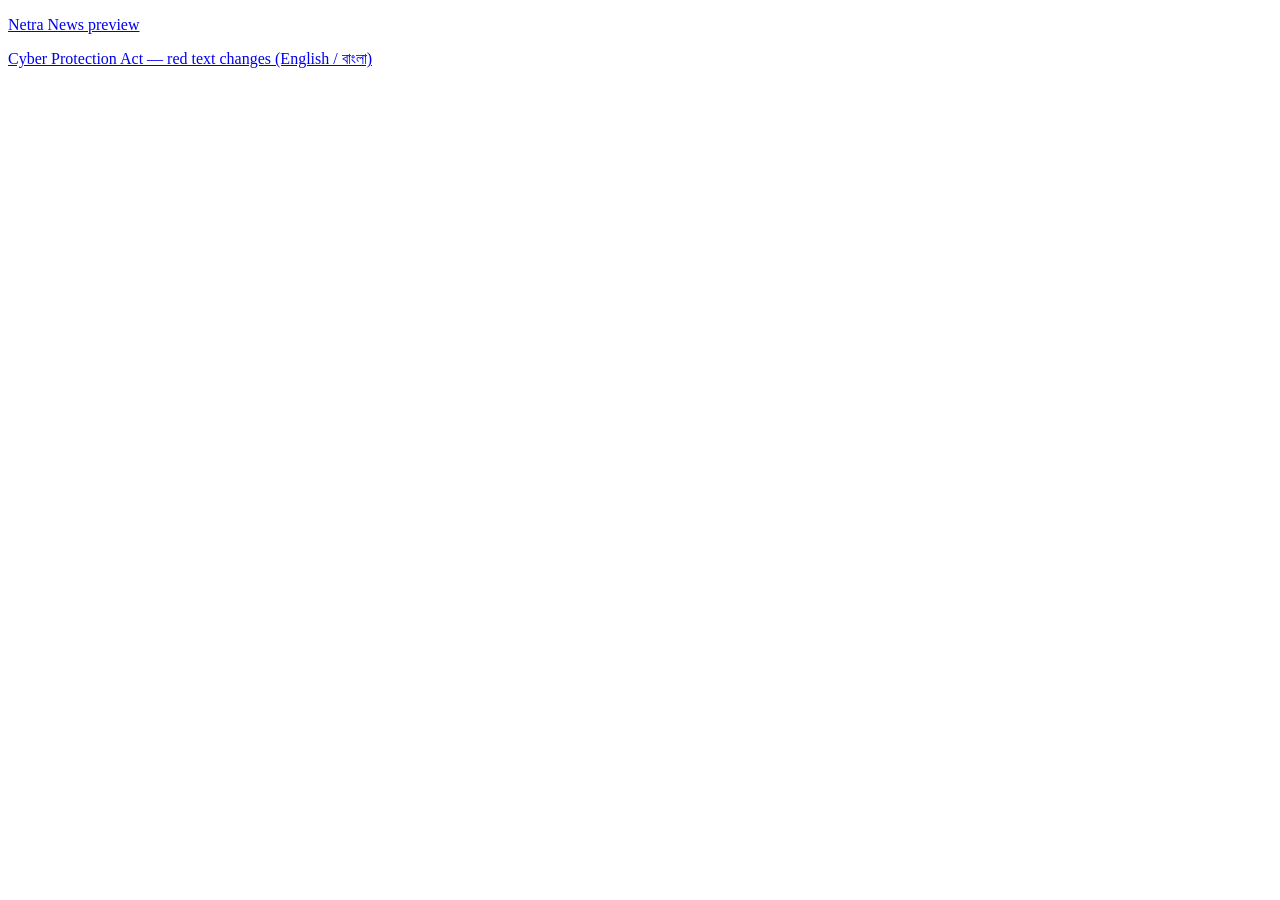
<file: index.html>
<!DOCTYPE html>
<html lang="en">
  <head>
    <meta charset="UTF-8" />
    <meta name="viewport" content="width=device-width, initial-scale=1.0" />
    <title>Netra News Data</title>
  </head>
  <body>
    <p><a href="sample/">Netra News preview</a></p>
    <p><a href="cyber-security-act/">Cyber Protection Act — red text changes (English / বাংলা)</a></p>
  </body>
</html>
</file>
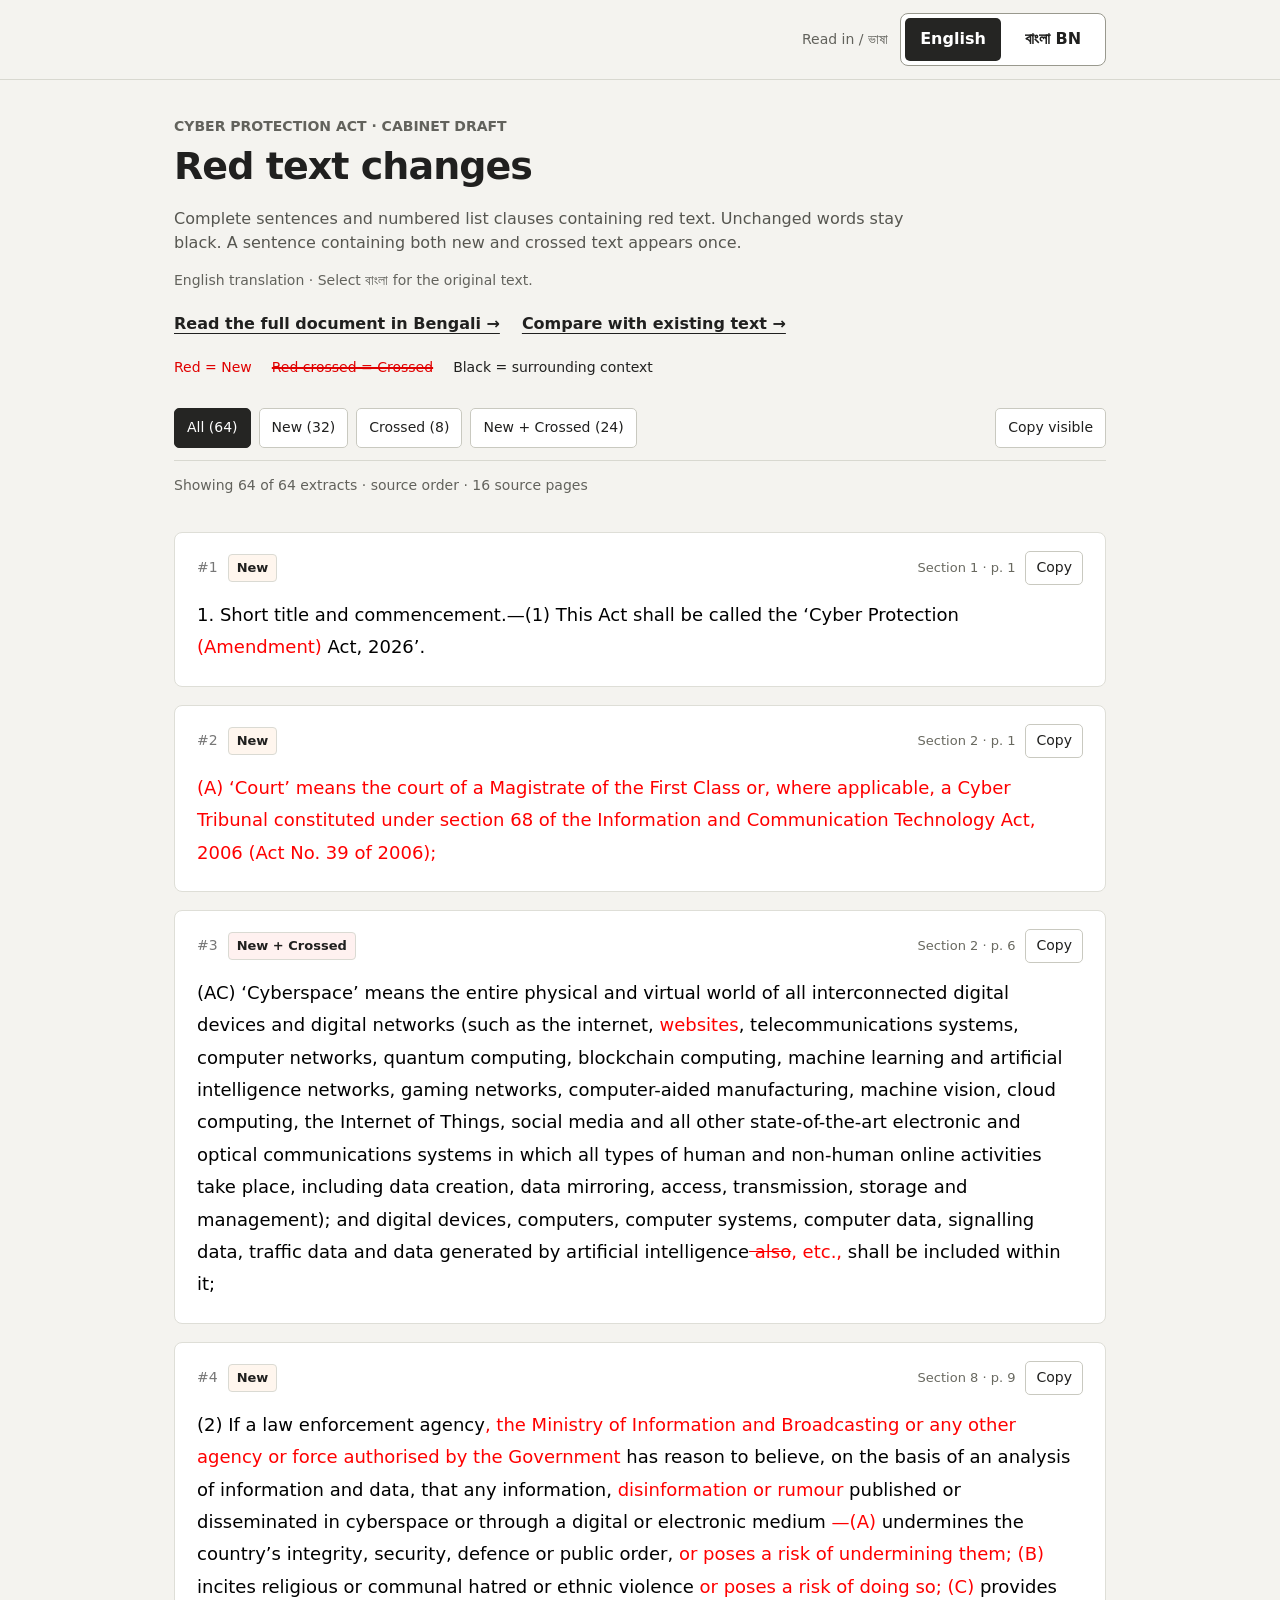
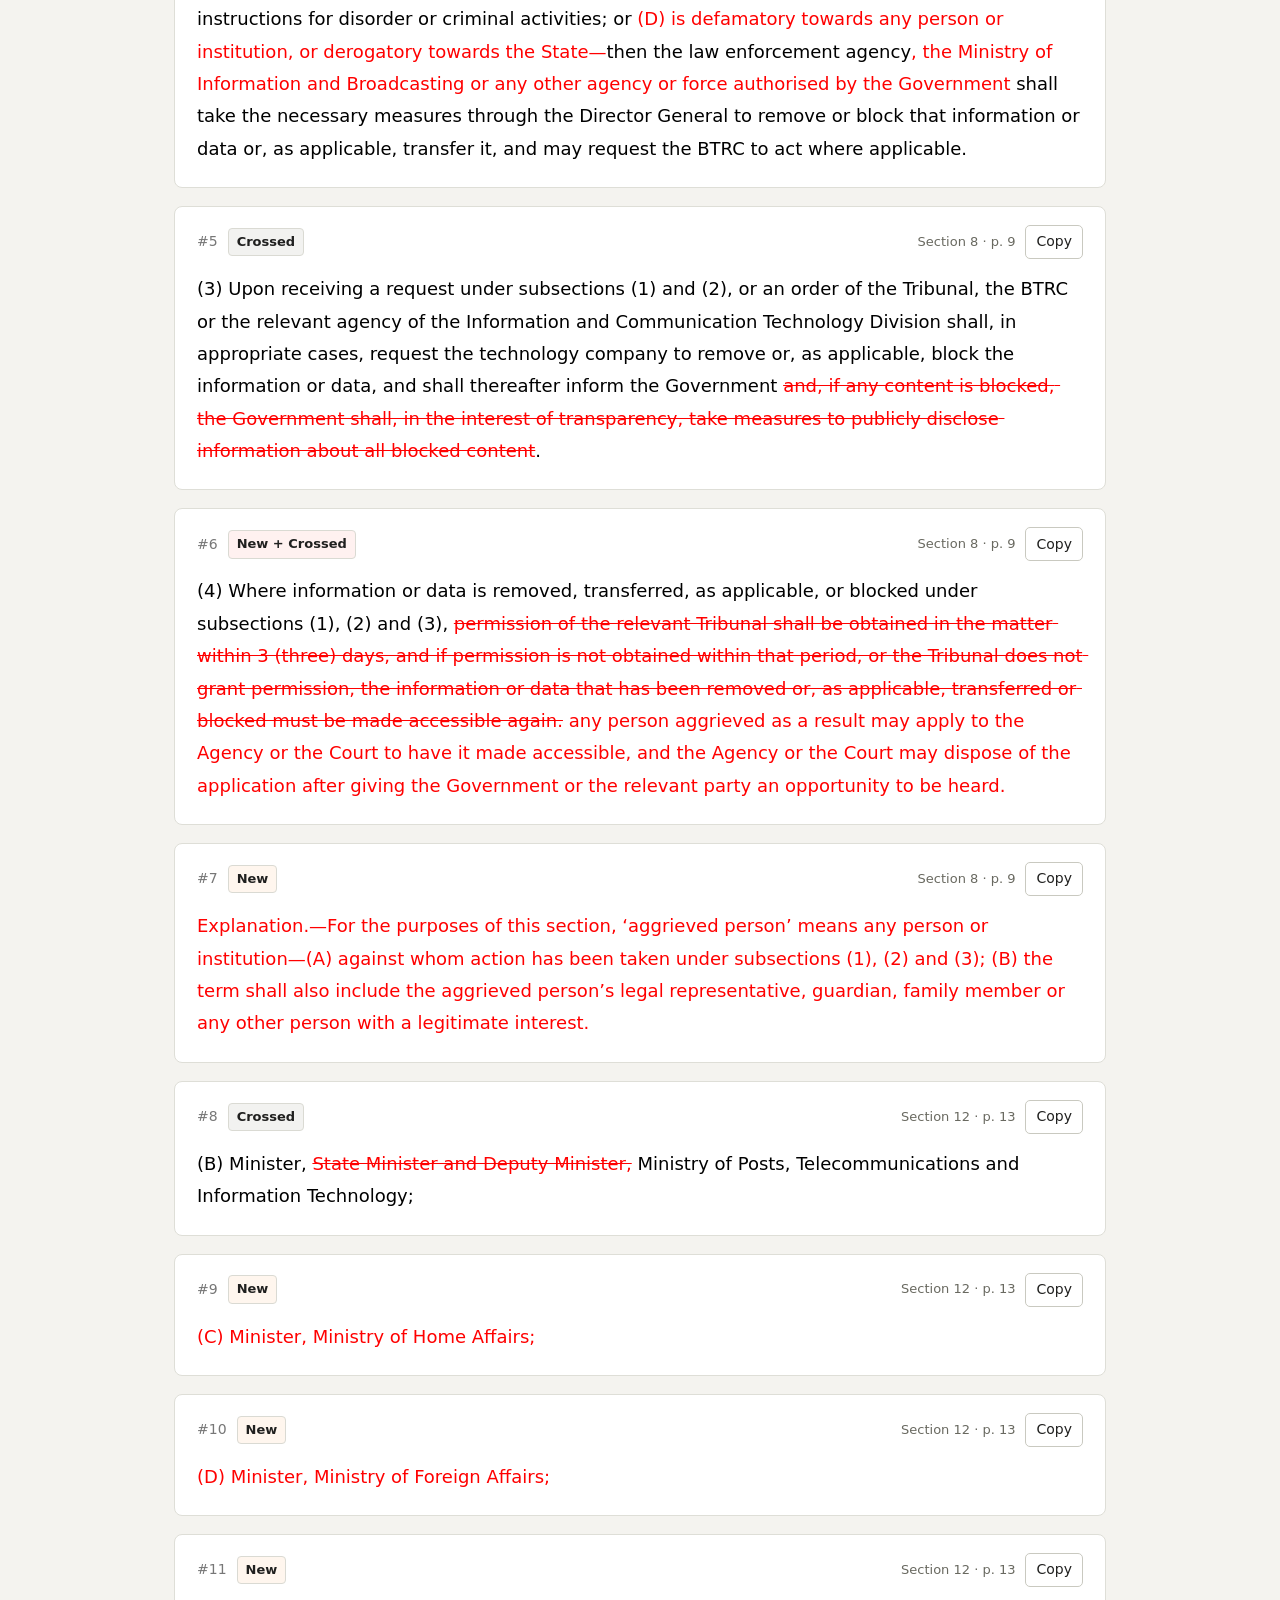
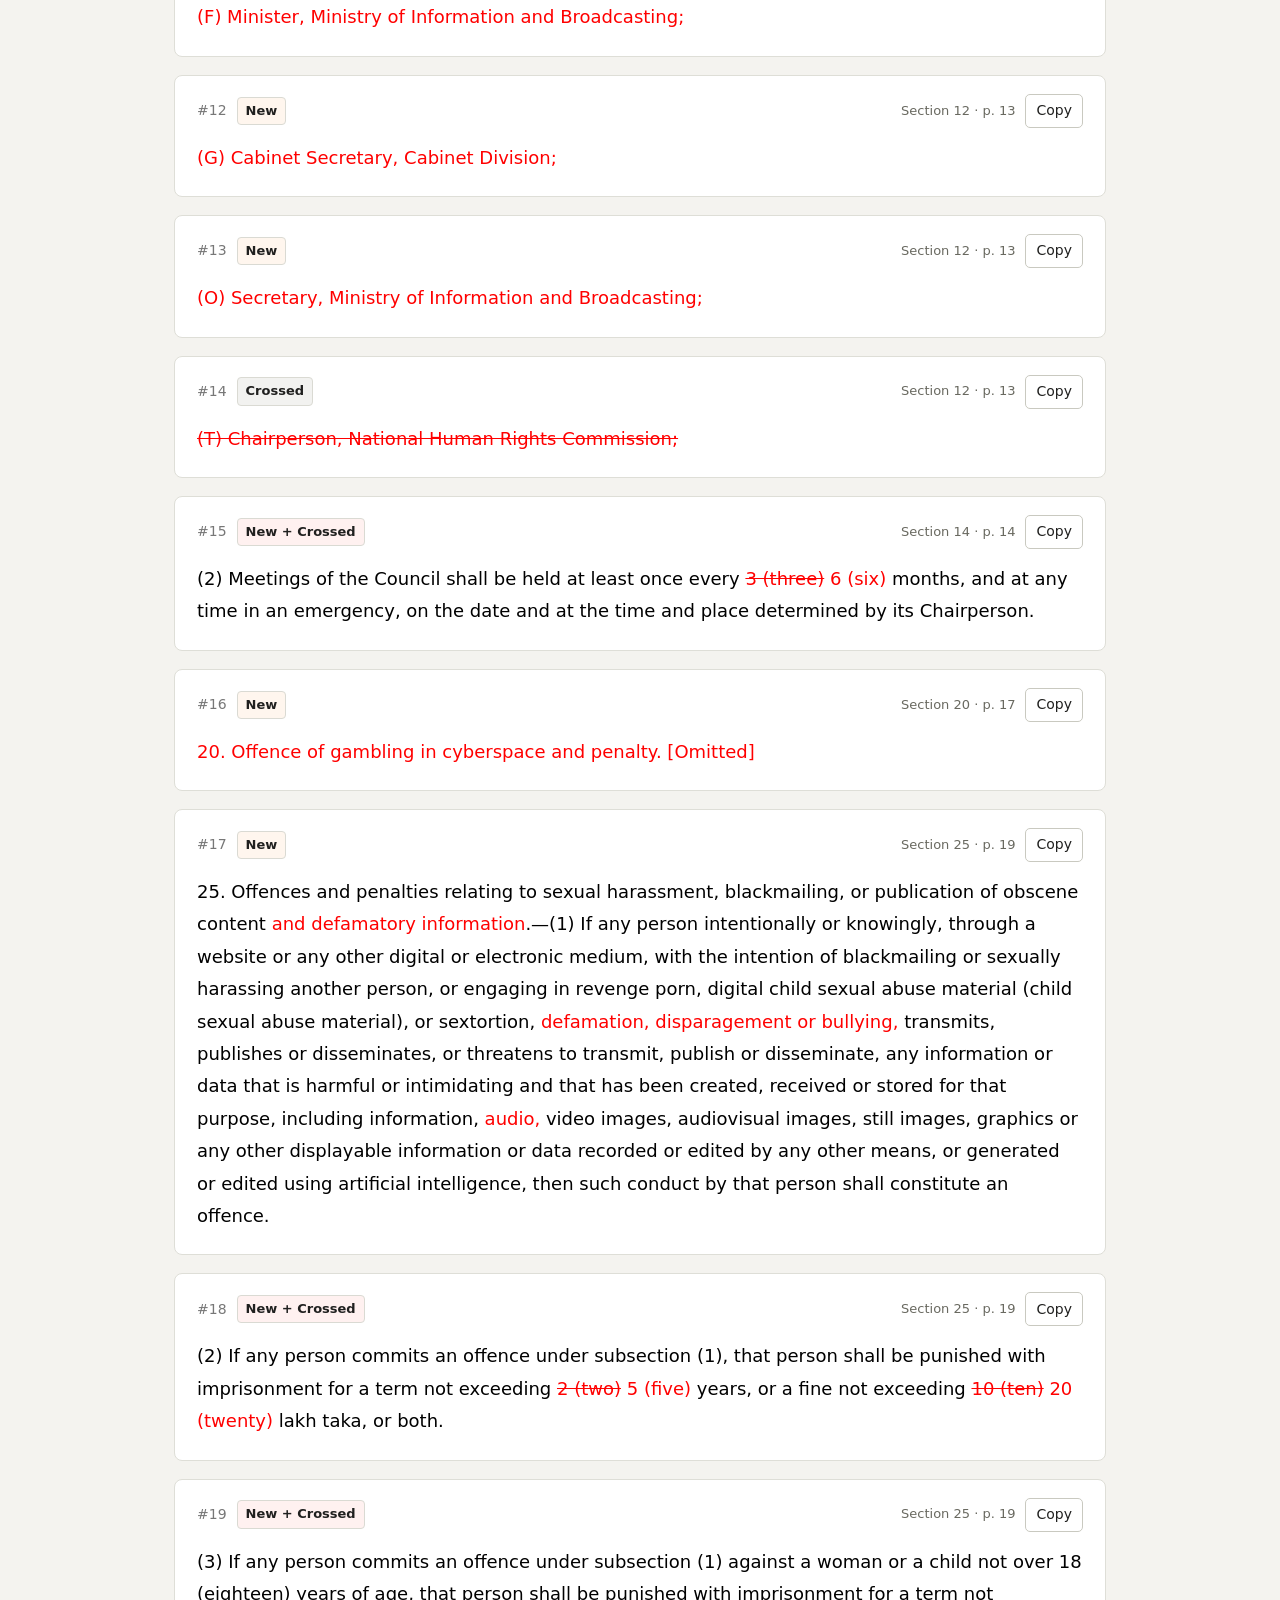
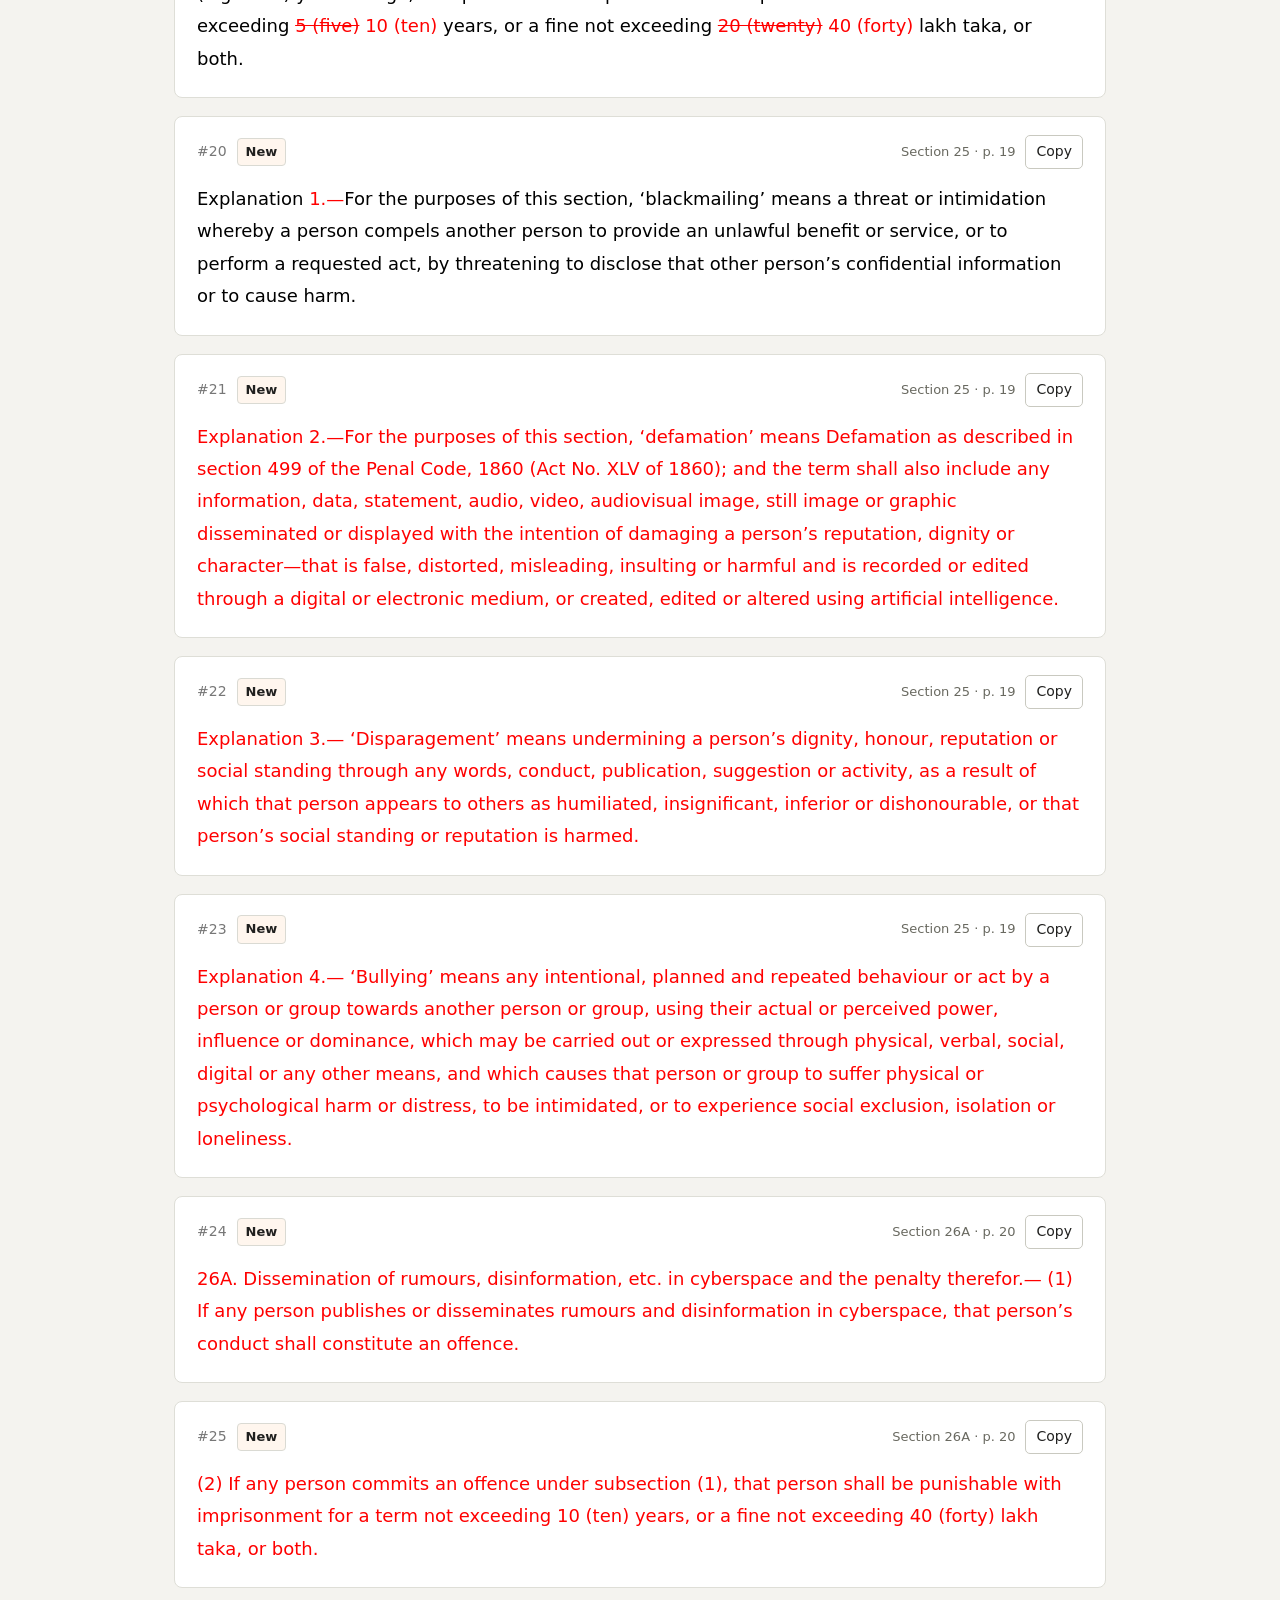
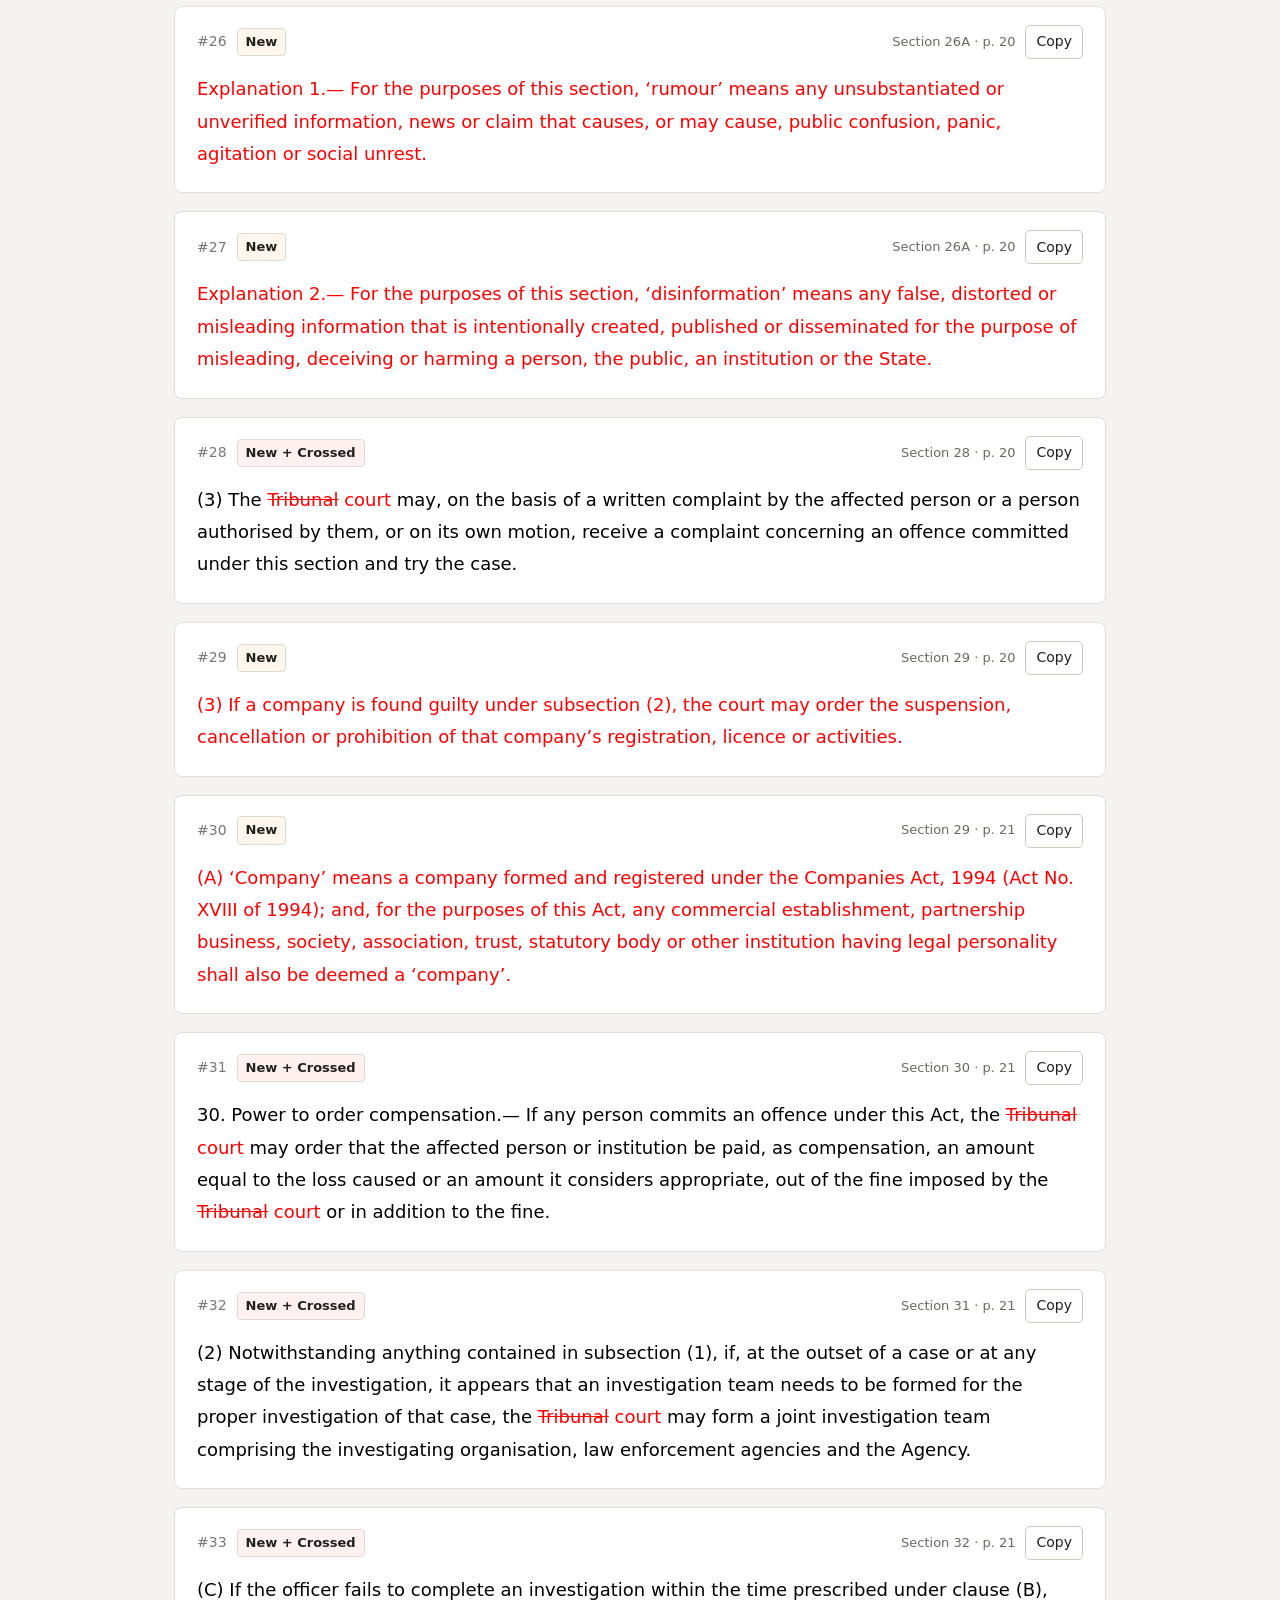
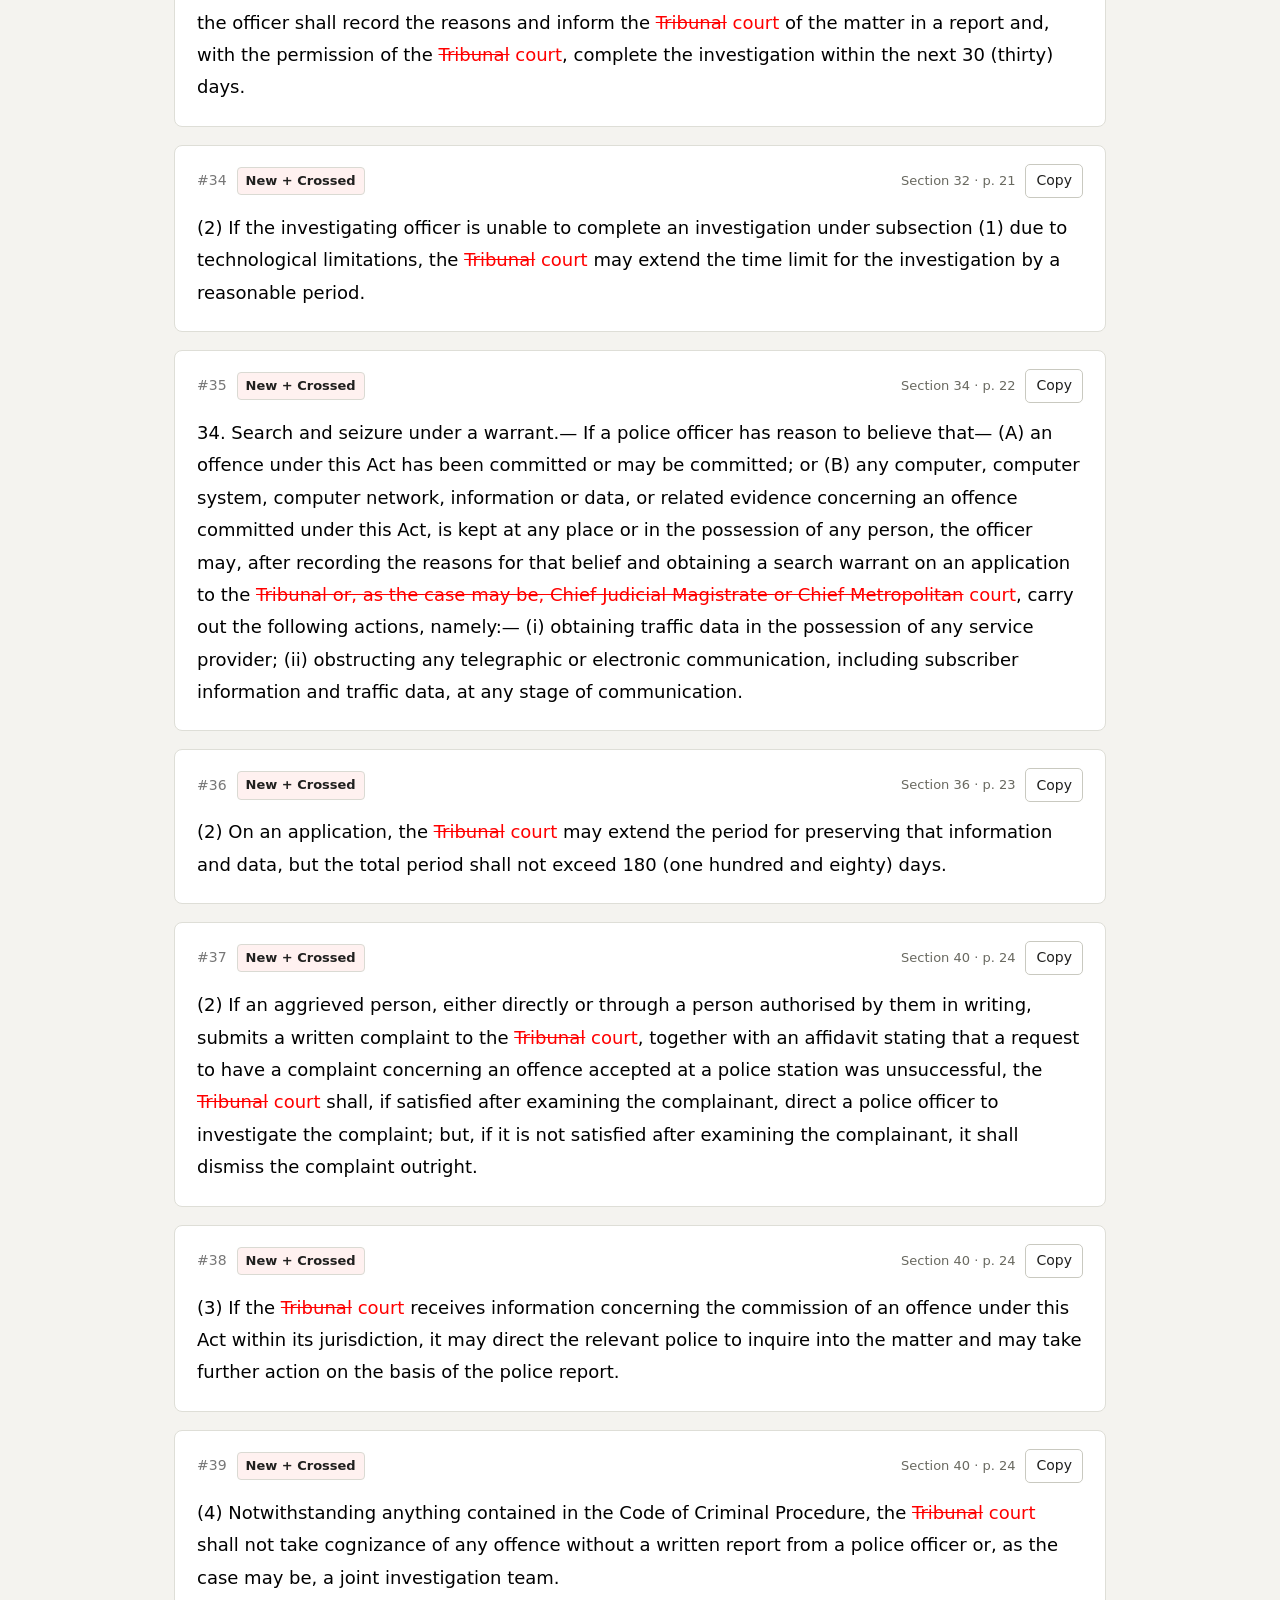
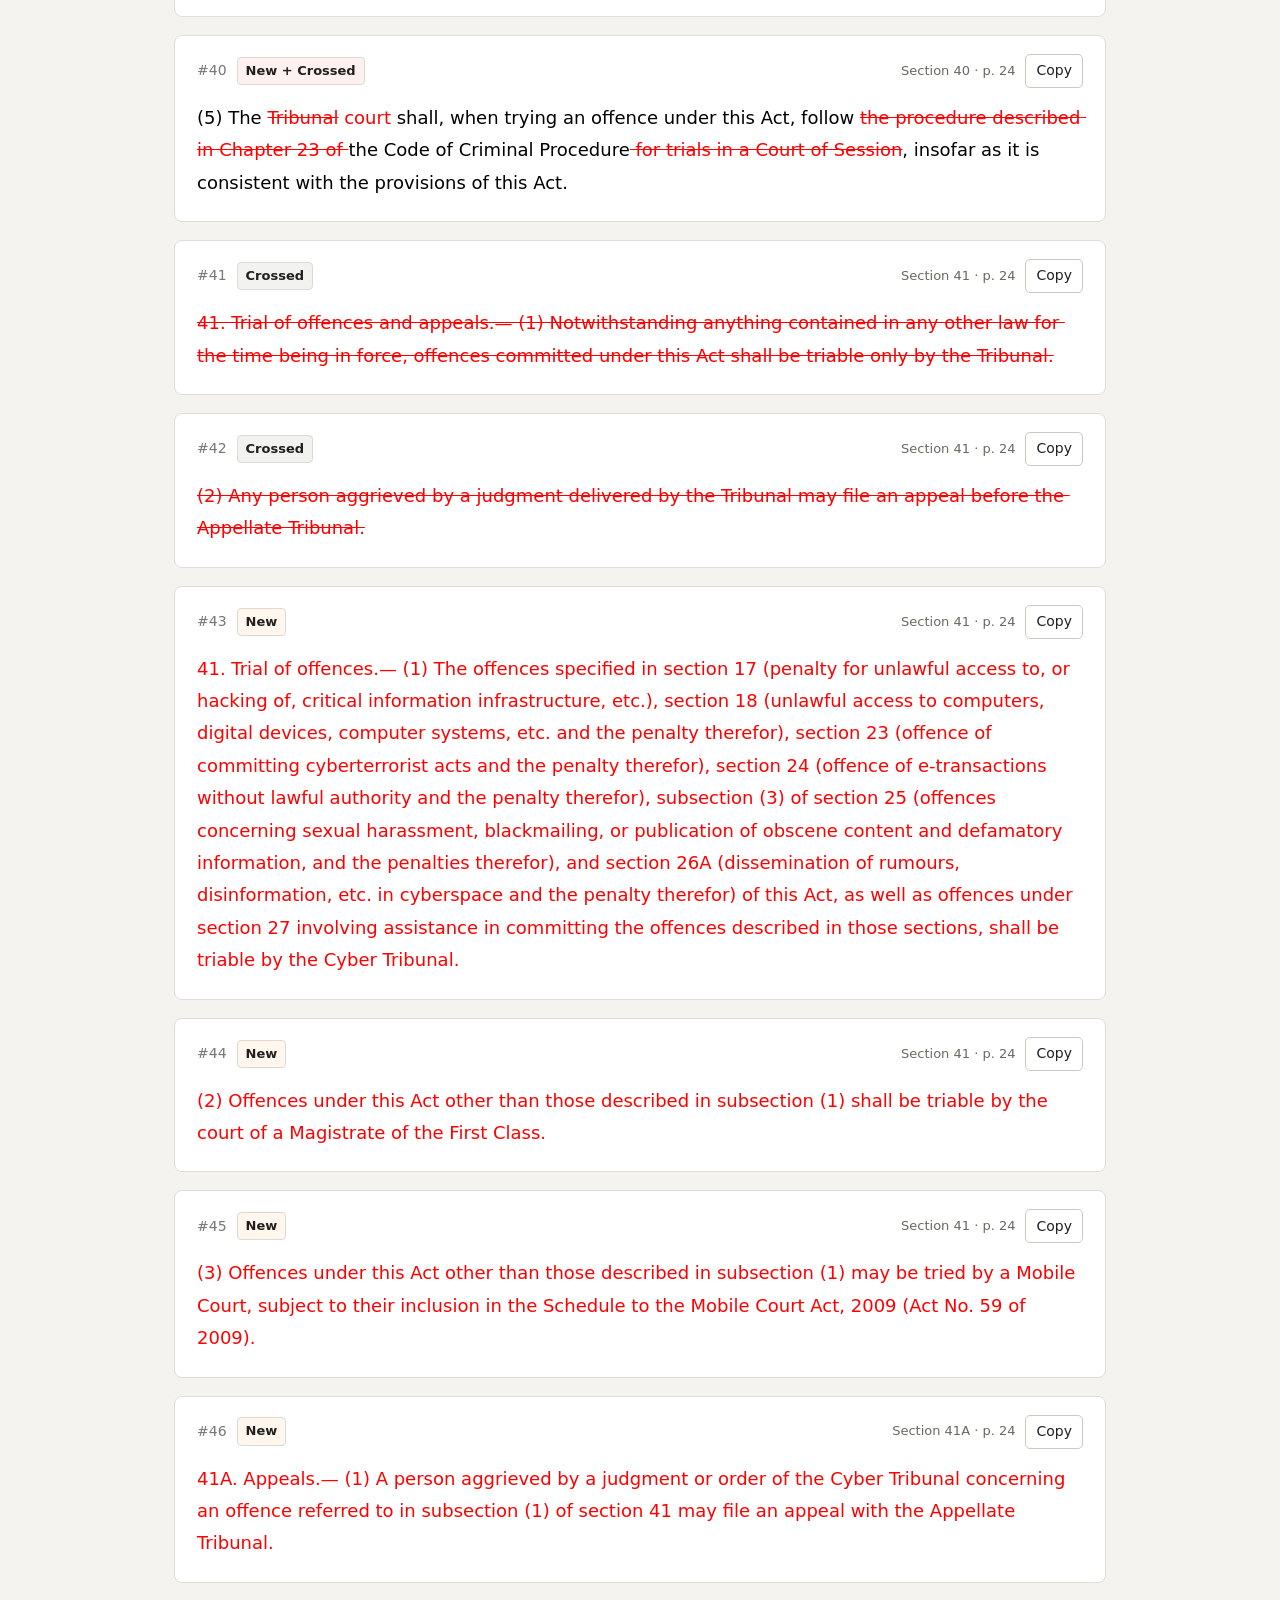
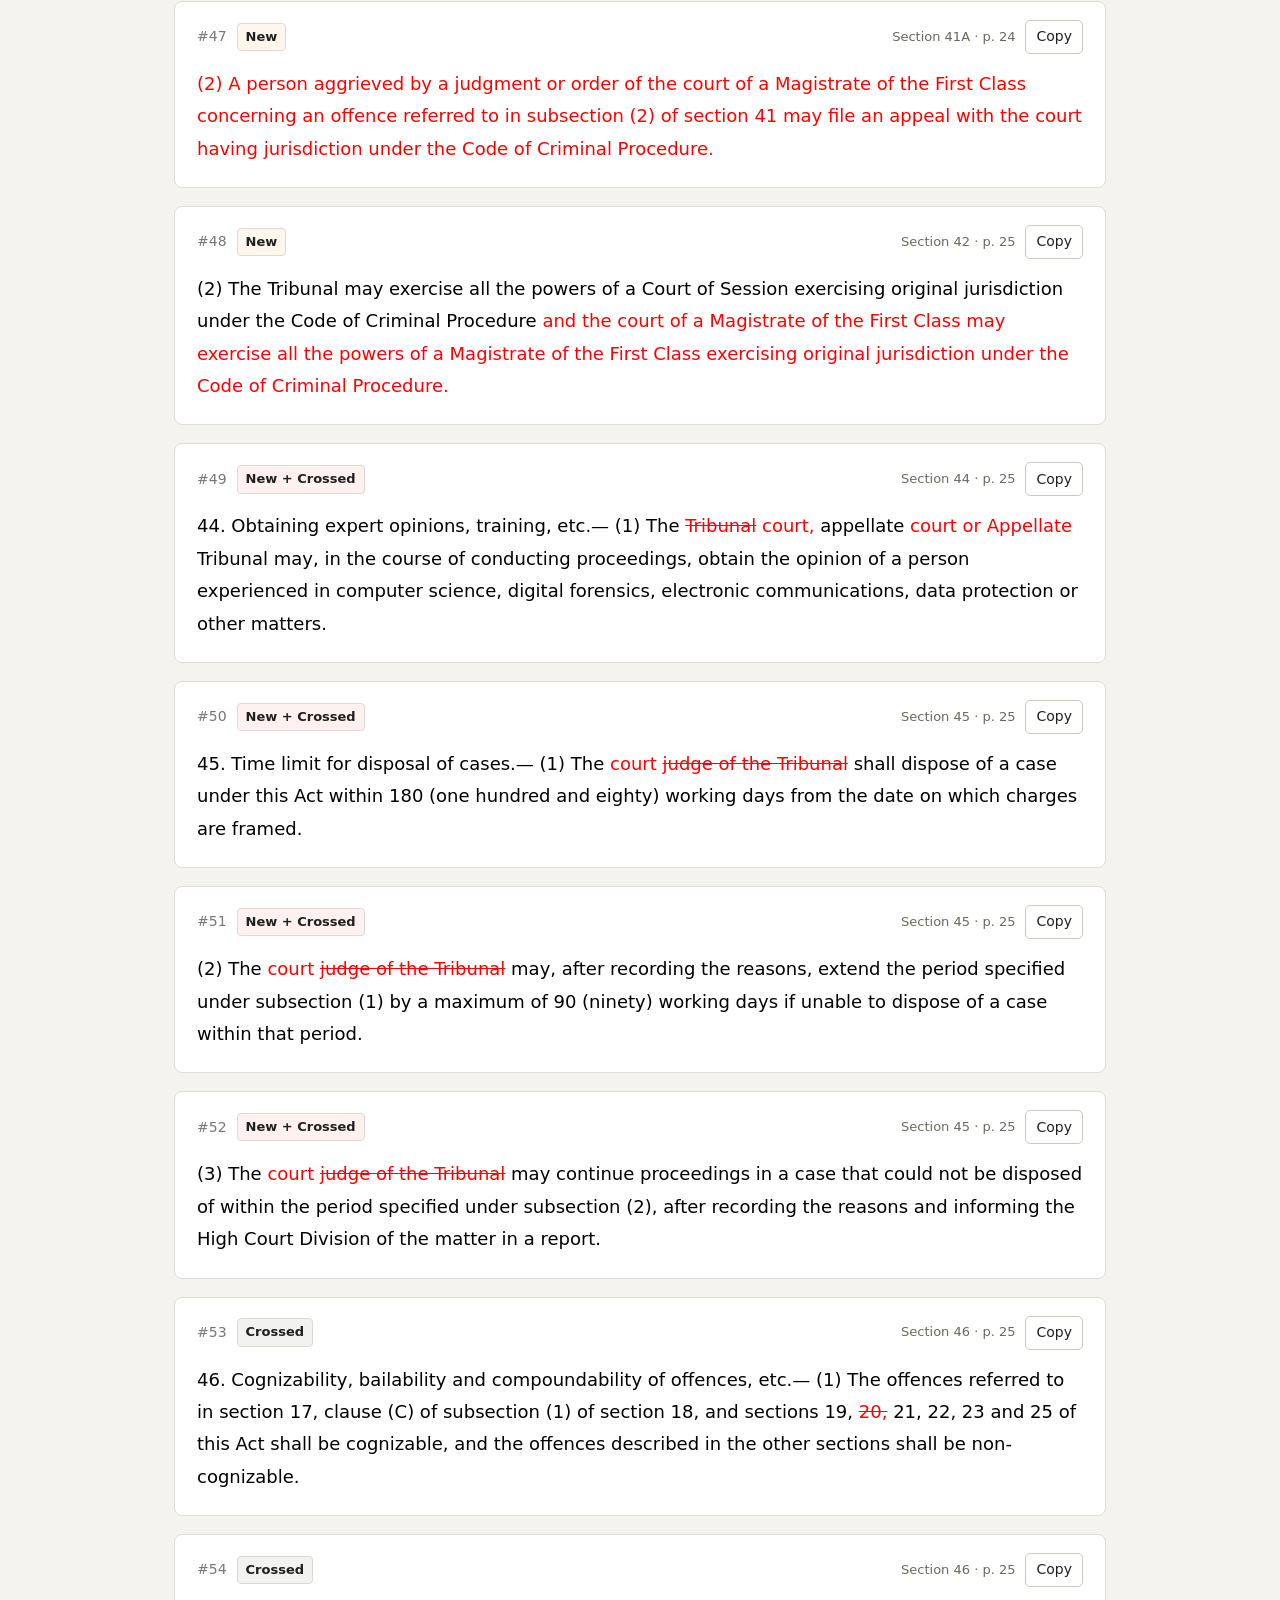
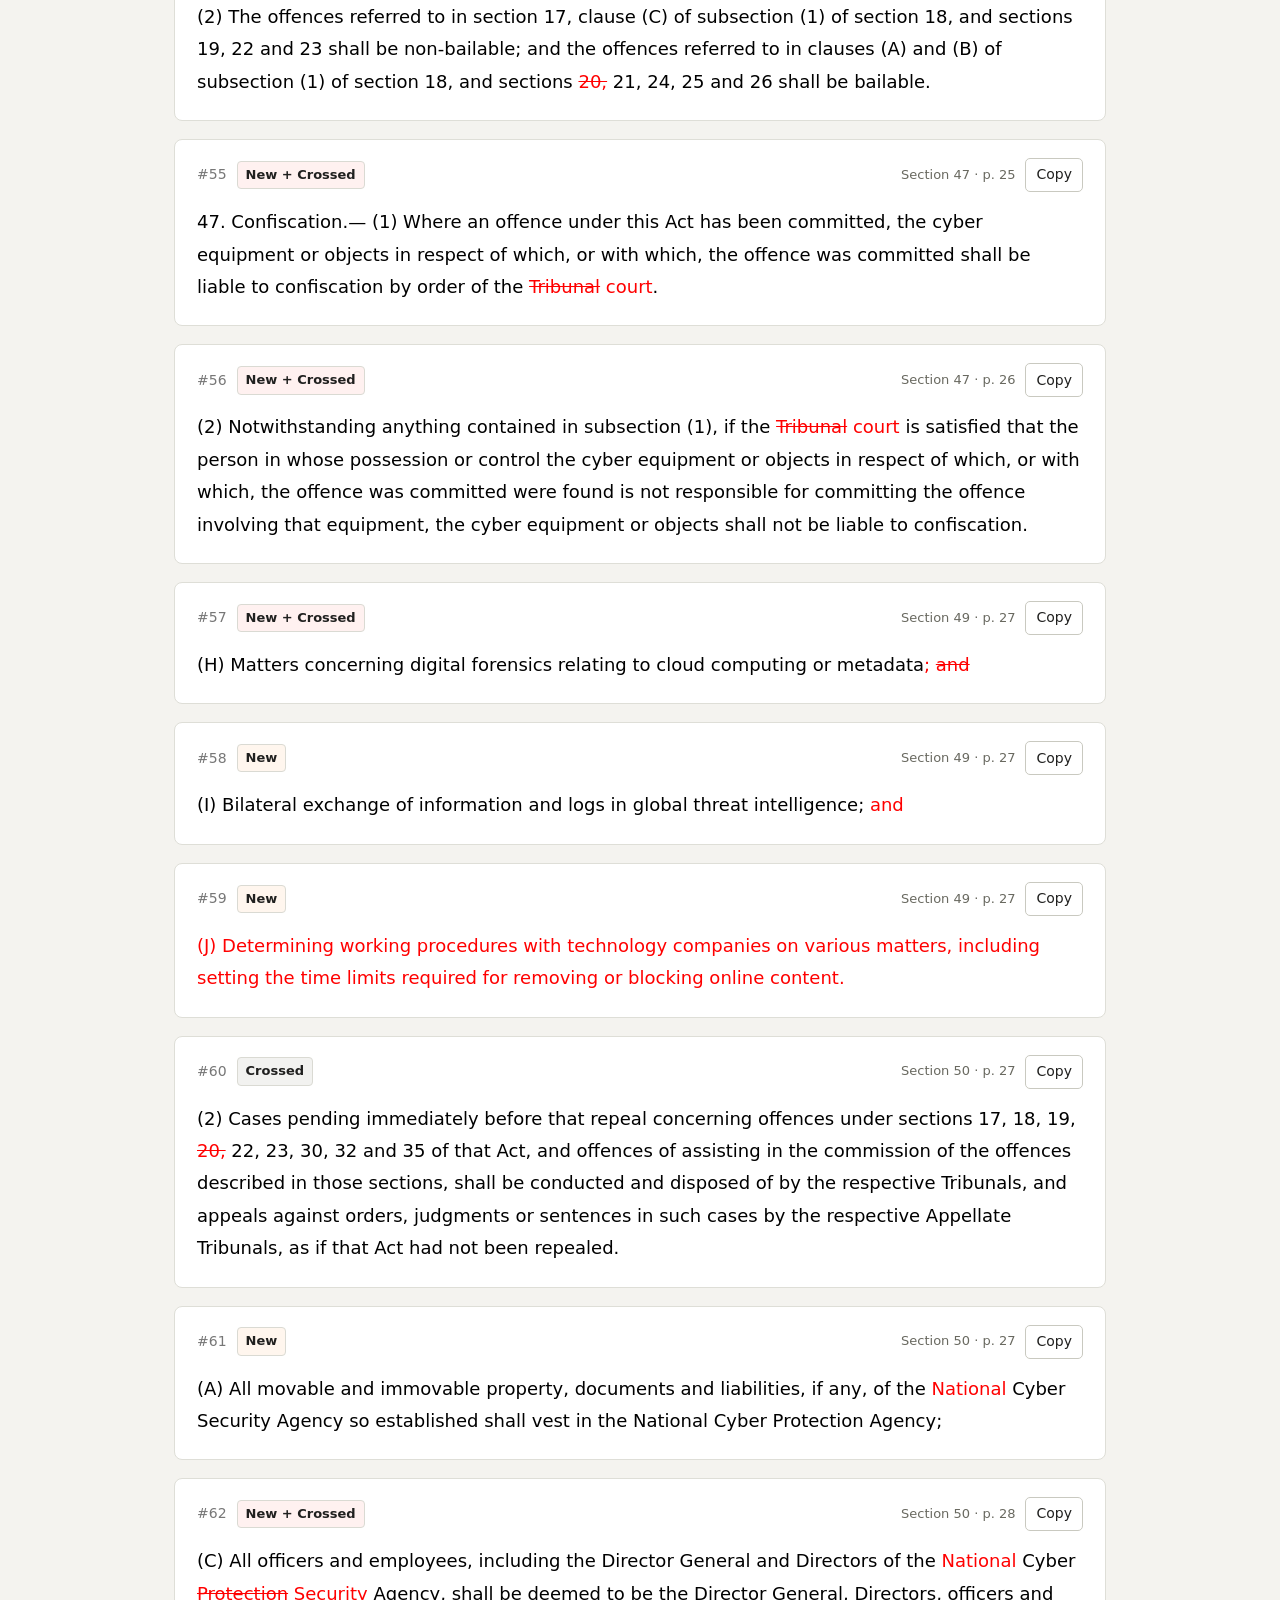
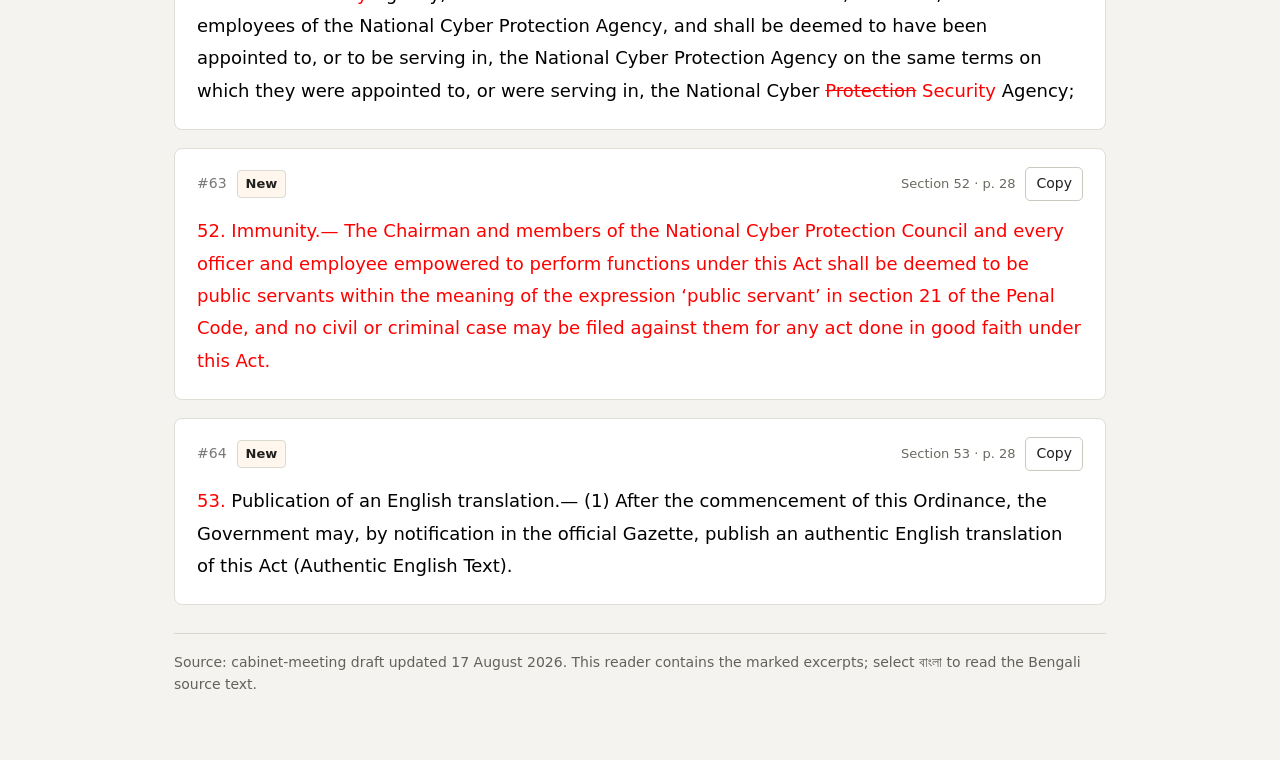
<file: cyber-security-act/index.html>
<!doctype html>
<html lang="en">
<head>
<meta charset="utf-8">
<meta name="viewport" content="width=device-width,initial-scale=1">
<meta name="description" content="English and Bengali versions of the red-marked excerpts in the Cyber Protection Act cabinet draft, preserving additions and crossed text.">
<title>Cyber Protection Act — red text changes</title>
<style>:root{color-scheme:light;--paper:#f4f3ef;--ink:#20201f;--muted:#62625c;--line:#d8d8d0;--red:#e00000;--language-bar-height:5rem}
*{box-sizing:border-box}
body{margin:0;background:var(--paper);color:var(--ink);font:16px/1.55 system-ui,sans-serif}
main{max-width:980px;margin:auto;padding:calc(var(--language-bar-height) + 36px) 24px 64px}
.page-header{display:flex;align-items:flex-start;justify-content:space-between;gap:24px;margin-bottom:12px}
.eyebrow{margin:0 0 6px;font-size:14px;font-weight:650;color:var(--muted)}
h1{font-size:clamp(28px,4vw,38px);line-height:1.18;letter-spacing:-.025em;margin:0}
.language-panel{position:fixed;inset:0 0 auto;z-index:4;height:var(--language-bar-height);display:flex;align-items:center;justify-content:flex-end;gap:12px;padding:10px max(24px,calc((100vw - 932px)/2));background:var(--paper);border-bottom:1px solid var(--line)}
.language-label{display:block;color:var(--muted);font-size:14px}
.language-switch{display:flex;padding:4px;border:1px solid #99998e;border-radius:8px;background:#fff;gap:4px}
button{font:inherit;font-size:14px;border:1px solid #c9c9c0;border-radius:5px;background:#fff;padding:8px 12px;cursor:pointer;color:var(--ink);min-height:40px}
button[aria-pressed=true]{background:#252523;color:#fff;border-color:#252523}
button:hover{border-color:#53534c}
button:focus-visible,a:focus-visible{outline:3px solid #6484c3;outline-offset:3px}
.language-switch button{min-width:96px;font-size:16px;font-weight:650;border-color:transparent}
.intro{color:#565650;max-width:770px;margin:18px 0 14px}
.translation-note{font-size:14px;color:var(--muted);margin:0 0 20px}
.document-links{margin:0 0 20px;display:flex;gap:8px 22px;flex-wrap:wrap}.document-links a{color:var(--ink);font-weight:650;text-underline-offset:4px}
.legend{display:flex;gap:20px;flex-wrap:wrap;font-size:14px;margin-bottom:18px}
.red-word{color:var(--red)}
.toolbar{position:sticky;top:var(--language-bar-height);z-index:2;background:#f4f3eff5;padding:12px 0;display:flex;gap:8px;flex-wrap:wrap;border-bottom:1px solid var(--line)}
#copy-visible{margin-left:auto}
.count{margin:14px 0;color:var(--muted);font-size:14px}
#copy-feedback{display:block;min-height:1.5em;color:#315c37}
.change-card{background:#fff;border:1px solid #deded7;border-radius:8px;padding:18px 22px 22px;margin:0 0 18px;break-inside:avoid;scroll-margin-top:calc(var(--language-bar-height) + 9rem)}
.card-header{display:flex;justify-content:space-between;align-items:center;gap:12px;margin-bottom:14px;font-size:14px;flex-wrap:wrap}
.card-identity,.card-actions{display:flex;align-items:center;gap:10px;flex-wrap:wrap}
.index{font-variant-numeric:tabular-nums;color:#777;text-decoration:none}
.index:hover{text-decoration:underline}
.status{font-size:13px;font-weight:650;border:1px solid #dadad3;border-radius:4px;padding:3px 8px}
.status.new{background:#fff6ee}.status.crossed{background:#f2f2f0}.status.mixed{background:#fff1f0}
.source{color:#696960;font-size:13px}
.copy-one{padding:4px 10px;min-height:34px}
.extracted-text{font-size:18px;line-height:1.8;white-space:pre-wrap;overflow-wrap:anywhere;margin:0}
.extracted-text[lang=bn]{font-size:21px;line-height:1.9}
del{text-decoration:line-through;text-decoration-thickness:1.5px}
.source-note{color:var(--muted);font-size:14px;margin-top:28px;border-top:1px solid var(--line);padding-top:18px}
[hidden]{display:none!important}
@media(max-width:620px){:root{--language-bar-height:4.5rem}main{padding:calc(var(--language-bar-height) + 24px) 14px 40px}.page-header{flex-direction:column;gap:18px}.language-panel{padding:10px 14px}.language-label{position:absolute;width:1px;height:1px;overflow:hidden;clip-path:inset(50%);white-space:nowrap}.language-switch{width:100%}.language-switch button{flex:1}.change-card{padding:16px;scroll-margin-top:calc(var(--language-bar-height) + 1rem)}.card-header{gap:10px}.card-actions{width:100%;justify-content:space-between}#copy-visible{margin-left:0}.toolbar{position:static}.extracted-text{font-size:17px}.extracted-text[lang=bn]{font-size:20px}}
@media print{body{background:#fff}main{padding:0;max-width:none}.language-panel,.toolbar,.copy-one,#copy-feedback{display:none}.change-card{border-color:#ccc}.extracted-text{font-size:12pt}.extracted-text[lang=bn]{font-size:14pt}*{print-color-adjust:exact;-webkit-print-color-adjust:exact}}
</style>
</head>
<body>
<main>
<header class="page-header">
  <div><p class="eyebrow" data-i18n="document">CYBER PROTECTION ACT · CABINET DRAFT</p><h1 data-i18n="heading">Red text changes</h1></div>
  <div class="language-panel"><span class="language-label" id="language-label">Read in / ভাষা</span>
    <div class="language-switch" role="group" aria-labelledby="language-label">
      <button data-language="en" aria-pressed="true" lang="en">English</button>
      <button data-language="bn" aria-pressed="false" lang="bn">বাংলা <span lang="en">BN</span></button>
    </div>
  </div>
</header>
<p class="intro" data-i18n="intro">Complete sentences and numbered list clauses containing red text. Unchanged words stay black. A sentence containing both new and crossed text appears once.</p>
<p class="translation-note" data-i18n="translationNote">English translation · Select বাংলা for the original text.</p>
<p class="document-links"><a href="https://news-netra.github.io/cyber-security-act/full-bn.html" data-i18n="fullTranscript">Read the full document in Bengali →</a><a href="https://news-netra.github.io/cyber-security-act/comparison.html" data-i18n="comparisonLink">Compare with existing text →</a></p>
<div class="legend"><span class="red-word" data-i18n="legendNew">Red = New</span><del class="red-word" data-i18n="legendCrossed">Red crossed = Crossed</del><span data-i18n="legendContext">Black = surrounding context</span></div>
<nav class="toolbar" aria-label="Filter changes"><button data-filter="all" data-count="64" aria-pressed="true">All (64)</button><button data-filter="new" data-count="32" aria-pressed="false">New (32)</button><button data-filter="crossed" data-count="8" aria-pressed="false">Crossed (8)</button><button data-filter="mixed" data-count="24" aria-pressed="false">New + Crossed (24)</button><button id="copy-visible" data-i18n="copyVisible">Copy visible</button></nav>
<p class="count"><span id="count-text">Showing 64 of 64 extracts · source order · 16 source pages</span><span id="copy-feedback" role="status" aria-live="polite"></span></p>
<article id="change-1" class="change-card" data-id="1" data-status="new" data-source-en="Section 1 · p. 1" data-source-bn="ধারা ১ · পৃষ্ঠা ১">
  <div class="card-header">
    <div class="card-identity"><a class="index" href="#change-1" aria-label="Extract 1">#1</a><span class="status new">New</span></div>
    <div class="card-actions"><span class="source">Section 1 · p. 1</span><button class="copy-one" data-copy="1" aria-label="Copy extract 1">Copy</button></div>
  </div>
  <p class="extracted-text" lang="en"><span class="unchanged" data-status="unchanged" style="color:#000000" title="Unchanged">1. Short title and commencement.—(1) This Act shall be called the ‘Cyber Protection </span><span class="new" data-status="new" style="color:#ff0000" title="New">(Amendment) </span><span class="unchanged" data-status="unchanged" style="color:#000000" title="Unchanged">Act, 2026’.</span></p>
  <p class="extracted-text" lang="bn" hidden><span class="unchanged" data-status="unchanged" style="color:#000000" title="অপরিবর্তিত">১। </span><span class="unchanged" data-status="unchanged" style="color:#000000;font-weight:700" title="অপরিবর্তিত">সংক্ষিপ্ত</span><span class="unchanged" data-status="unchanged" style="color:#000000" title="অপরিবর্তিত"> </span><span class="unchanged" data-status="unchanged" style="color:#000000;font-weight:700" title="অপরিবর্তিত">শিরোনাম</span><span class="unchanged" data-status="unchanged" style="color:#000000" title="অপরিবর্তিত"> </span><span class="unchanged" data-status="unchanged" style="color:#000000;font-weight:700" title="অপরিবর্তিত">ও</span><span class="unchanged" data-status="unchanged" style="color:#000000" title="অপরিবর্তিত"> </span><span class="unchanged" data-status="unchanged" style="color:#000000;font-weight:700" title="অপরিবর্তিত">প্রবর্তন</span><span class="unchanged" data-status="unchanged" style="color:#000000" title="অপরিবর্তিত">।— (১) এই আইন ‘সাইবার সুরক্ষা </span><span class="new" data-status="new" style="color:#ff0000" title="নতুন">(সংশোধন) </span><span class="unchanged" data-status="unchanged" style="color:#000000" title="অপরিবর্তিত">আইন, ২০২৬’ নামে অভিহিত হইবে।</span></p>
</article>
<article id="change-2" class="change-card" data-id="2" data-status="new" data-source-en="Section 2 · p. 1" data-source-bn="ধারা ২ · পৃষ্ঠা ১">
  <div class="card-header">
    <div class="card-identity"><a class="index" href="#change-2" aria-label="Extract 2">#2</a><span class="status new">New</span></div>
    <div class="card-actions"><span class="source">Section 2 · p. 1</span><button class="copy-one" data-copy="2" aria-label="Copy extract 2">Copy</button></div>
  </div>
  <p class="extracted-text" lang="en"><span class="new" data-status="new" style="color:#ff0000" title="New">(A) ‘Court’ means the court of a Magistrate of the First Class or, where applicable, a Cyber Tribunal constituted under section 68 of the Information and Communication Technology Act, 2006 (Act No. 39 of 2006);</span></p>
  <p class="extracted-text" lang="bn" hidden><span class="new" data-status="new" style="color:#ff0000" title="নতুন"> (</span><span class="new" data-status="new" style="color:#ff0000;font-weight:700" title="নতুন">ক</span><span class="new" data-status="new" style="color:#ff0000" title="নতুন">) ‘</span><span class="new" data-status="new" style="color:#ff0000;font-weight:700" title="নতুন">আদালত</span><span class="new" data-status="new" style="color:#ff0000" title="নতুন">’ অর্থ প্রথম শ্রেণীর ম্যাজিস্ট্রেট আদালত অথবা, প্রযোজ্য ক্ষেত্রে, তথ্য ও যোগাযোগ প্রযুক্তি আইন, ২০০৬ (২০০৬ সনের ৩৯ নং আইন) এর ধারা ৬৮ এর অধীন গঠিত সাইবার ট্রাইব্যুনাল; </span></p>
</article>
<article id="change-3" class="change-card" data-id="3" data-status="mixed" data-source-en="Section 2 · p. 6" data-source-bn="ধারা ২ · পৃষ্ঠা ৬">
  <div class="card-header">
    <div class="card-identity"><a class="index" href="#change-3" aria-label="Extract 3">#3</a><span class="status mixed">New + Crossed</span></div>
    <div class="card-actions"><span class="source">Section 2 · p. 6</span><button class="copy-one" data-copy="3" aria-label="Copy extract 3">Copy</button></div>
  </div>
  <p class="extracted-text" lang="en"><span class="unchanged" data-status="unchanged" style="color:#000000" title="Unchanged">(AC) ‘Cyberspace’ means the entire physical and virtual world of all interconnected digital devices and digital networks (such as the internet, </span><span class="new" data-status="new" style="color:#ff0000" title="New">websites</span><span class="unchanged" data-status="unchanged" style="color:#000000" title="Unchanged">, telecommunications systems, computer networks, quantum computing, blockchain computing, machine learning and artificial intelligence networks, gaming networks, computer-aided manufacturing, machine vision, cloud computing, the Internet of Things, social media and all other state-of-the-art electronic and optical communications systems in which all types of human and non-human online activities take place, including data creation, data mirroring, access, transmission, storage and management); and digital devices, computers, computer systems, computer data, signalling data, traffic data and data generated by artificial intelligence</span><del class="crossed" data-status="crossed" style="color:#ff0000;text-decoration:line-through" title="Crossed"> also</del><span class="new" data-status="new" style="color:#ff0000" title="New">, etc.,</span><span class="unchanged" data-status="unchanged" style="color:#000000" title="Unchanged"> shall be included within it;</span></p>
  <p class="extracted-text" lang="bn" hidden><span class="unchanged" data-status="unchanged" style="color:#000000" title="অপরিবর্তিত">(শ) ‘</span><span class="unchanged" data-status="unchanged" style="color:#000000;font-weight:700" title="অপরিবর্তিত">সাইবার</span><span class="unchanged" data-status="unchanged" style="color:#000000" title="অপরিবর্তিত"> </span><span class="unchanged" data-status="unchanged" style="color:#000000;font-weight:700" title="অপরিবর্তিত">স্পেস’</span><span class="unchanged" data-status="unchanged" style="color:#000000" title="অপরিবর্তিত"> অর্থ আন্তঃসংযোগকৃত সকল ডিজিটাল ডিভাইস এবং ডিজিটাল নেটওয়ার্কসমূহের সকল ফিজিক্যাল এবং ভার্চুয়াল জগত বুঝাইবে (যেমন- ইন্টারনেট, </span><span class="new" data-status="new" style="color:#ff0000" title="নতুন">ওয়েবসাইট</span><span class="unchanged" data-status="unchanged" style="color:#000000" title="অপরিবর্তিত">, টেলিযোগাযোগ ব্যবস্থা, কম্পিউটার নেটওয়ার্ক, কোয়ান্টাম কম্পিউটিং, ব্লকচেইন কম্পিউটিং, মেশিন লার্নিং ও কৃত্রিম বুদ্ধিমত্তা নেটওয়ার্ক, গেইমিং নেটওয়ার্ক, কম্পিউটার এইডেড ম্যানুফ্যাকচারিং, মেশিন ভিশন, ক্লাউড কম্পিউটিং, ইন্টারনেট অফ থিংস, সোশ্যাল মিডিয়া এবং অন্যান্য সকল আধুনিকতম ইলেকট্রনিক ও অপটিক্যাল যোগাযোগ ব্যবস্থা যেখানে ডাটা তৈরি, ডাটা মিররিং, অ্যাক্সেস, প্রেরণ, সংরক্ষণ, ব্যবস্থাপনাসহ সকল ধরনের হিউম্যান ও নন-হিউম্যান অনলাইন কর্মকান্ড সংঘটিত হয়) এবং ডিজিটাল ডিভাইস, কম্পিউটার, কম্পিউটার সিস্টেম, কম্পিউটার ডাটা, সিগনালিং ডাটা, ট্রাফিক ডাটা এবং কৃত্রিম বুদ্ধিমত্তা উৎপন্ন ডাটা</span><del class="crossed" data-status="crossed" style="color:#ff0000;text-decoration:line-through" title="কাটা">ও</del><span class="unchanged" data-status="unchanged" style="color:#000000" title="অপরিবর্তিত"> </span><span class="new" data-status="new" style="color:#ff0000" title="নতুন">ইত্যাদি</span><span class="unchanged" data-status="unchanged" style="color:#000000" title="অপরিবর্তিত"> উহার অন্তর্ভুক্ত হইবে; </span></p>
</article>
<article id="change-4" class="change-card" data-id="4" data-status="new" data-source-en="Section 8 · p. 9" data-source-bn="ধারা ৮ · পৃষ্ঠা ৯">
  <div class="card-header">
    <div class="card-identity"><a class="index" href="#change-4" aria-label="Extract 4">#4</a><span class="status new">New</span></div>
    <div class="card-actions"><span class="source">Section 8 · p. 9</span><button class="copy-one" data-copy="4" aria-label="Copy extract 4">Copy</button></div>
  </div>
  <p class="extracted-text" lang="en"><span class="unchanged" data-status="unchanged" style="color:#000000" title="Unchanged">(2) If a law enforcement agency</span><span class="new" data-status="new" style="color:#ff0000" title="New">, the Ministry of Information and Broadcasting or any other agency or force authorised by the Government</span><span class="unchanged" data-status="unchanged" style="color:#000000" title="Unchanged"> has reason to believe, on the basis of an analysis of information and data, that any information, </span><span class="new" data-status="new" style="color:#ff0000" title="New">disinformation or rumour </span><span class="unchanged" data-status="unchanged" style="color:#000000" title="Unchanged">published or disseminated in cyberspace or through a digital or electronic medium </span><span class="new" data-status="new" style="color:#ff0000" title="New">—(A) </span><span class="unchanged" data-status="unchanged" style="color:#000000" title="Unchanged">undermines the country’s integrity, security, defence or public order, </span><span class="new" data-status="new" style="color:#ff0000" title="New">or poses a risk of undermining them; (B) </span><span class="unchanged" data-status="unchanged" style="color:#000000" title="Unchanged">incites religious or communal hatred or ethnic violence </span><span class="new" data-status="new" style="color:#ff0000" title="New">or poses a risk of doing so; (C) </span><span class="unchanged" data-status="unchanged" style="color:#000000" title="Unchanged">provides instructions for disorder or criminal activities; or </span><span class="new" data-status="new" style="color:#ff0000" title="New">(D) is defamatory towards any person or institution, or derogatory towards the State—</span><span class="unchanged" data-status="unchanged" style="color:#000000" title="Unchanged">then the law enforcement agency</span><span class="new" data-status="new" style="color:#ff0000" title="New">, the Ministry of Information and Broadcasting or any other agency or force authorised by the Government</span><span class="unchanged" data-status="unchanged" style="color:#000000" title="Unchanged"> shall take the necessary measures through the Director General to remove or block that information or data or, as applicable, transfer it, and may request the BTRC to act where applicable.</span></p>
  <p class="extracted-text" lang="bn" hidden><span class="unchanged" data-status="unchanged" style="color:#000000" title="অপরিবর্তিত">(২) যদি আইনশৃঙ্খলা রক্ষাকারী বাহিনী</span><span class="new" data-status="new" style="color:#ff0000" title="নতুন">,</span><span class="unchanged" data-status="unchanged" style="color:#000000" title="অপরিবর্তিত"> </span><span class="new" data-status="new" style="color:#ff0000" title="নতুন">তথ্য ও সম্প্রচার মন্ত্রণালয়</span><span class="unchanged" data-status="unchanged" style="color:#000000" title="অপরিবর্তিত"> </span><span class="new" data-status="new" style="color:#ff0000" title="নতুন">কিংবা সরকারের নিকট হইতে ক্ষমতাপ্রাপ্ত অন্যান্য সংস্থা বা</span><span class="new" data-status="new" style="color:#ff0000;font-weight:700" title="নতুন"> </span><span class="new" data-status="new" style="color:#ff0000" title="নতুন">বাহিনীর </span><span class="unchanged" data-status="unchanged" style="color:#000000" title="অপরিবর্তিত">নিকট তথ্য উপাত্ত বিশ্লেষণসাপেক্ষে বিশ্বাস করিবার কারণ থাকে যে, সাইবার স্পেস</span><span class="unchanged" data-status="unchanged" style="color:#000000;font-weight:700" title="অপরিবর্তিত"> </span><span class="unchanged" data-status="unchanged" style="color:#000000" title="অপরিবর্তিত">বা ডিজিটাল বা ইলেকট্রনিক মাধ্যমে প্রকাশিত বা প্রচারিত</span><span class="unchanged" data-status="unchanged" style="color:#000000;font-weight:700" title="অপরিবর্তিত"> </span><span class="unchanged" data-status="unchanged" style="color:#000000" title="অপরিবর্তিত">কোনো তথ্য, </span><span class="new" data-status="new" style="color:#ff0000" title="নতুন">অপতথ্য বা গুজব-</span><span class="unchanged" data-status="unchanged" style="color:#000000" title="অপরিবর্তিত"> </span><span class="new" data-status="new" style="color:#ff0000" title="নতুন">(ক) </span><span class="unchanged" data-status="unchanged" style="color:#000000" title="অপরিবর্তিত">দেশের অখণ্ডতা, নিরাপত্তা, প্রতিরক্ষা, জনশৃঙ্খলা ক্ষুণ্ণ করে, </span><span class="new" data-status="new" style="color:#ff0000" title="নতুন">কিংবা ক্ষুণ্ণ করিবার আশংকা থাকে;  (খ) </span><span class="unchanged" data-status="unchanged" style="color:#000000" title="অপরিবর্তিত">ধর্মীয় বা সাম্প্রদায়িক ঘৃণা বা জাতিগত সহিংসতা তৈরিতে উদ্রেগ সৃষ্টি করে </span><span class="new" data-status="new" style="color:#ff0000" title="নতুন">বা করিবার আশংকা থাকে;  (গ) </span><span class="unchanged" data-status="unchanged" style="color:#000000" title="অপরিবর্তিত">বিশৃঙ্খলা বা অপরাধমূলক কর্মকাণ্ডের নির্দেশনা প্রদান করে; বা  </span><span class="new" data-status="new" style="color:#ff0000" title="নতুন">(ঘ) কোন ব্যক্তি বা প্রতিষ্ঠানের জন্য মানহানিকর বা রাষ্ট্রের জন্য অবমাননাকর হয়- </span><span class="unchanged" data-status="unchanged" style="color:#000000" title="অপরিবর্তিত">তাহা হইলে আইন-শৃঙ্খলা রক্ষাকারী বাহিনী</span><span class="new" data-status="new" style="color:#ff0000" title="নতুন">,</span><span class="unchanged" data-status="unchanged" style="color:#000000" title="অপরিবর্তিত"> </span><span class="new" data-status="new" style="color:#ff0000" title="নতুন">তথ্য ও সম্প্রচার মন্ত্রণালয়</span><span class="unchanged" data-status="unchanged" style="color:#000000" title="অপরিবর্তিত"> </span><span class="new" data-status="new" style="color:#ff0000" title="নতুন">কিংবা সরকারের নিকট হইতে ক্ষমতাপ্রাপ্ত অন্যান্য সংস্থা বা বাহিনী</span><span class="unchanged" data-status="unchanged" style="color:#000000;font-weight:700" title="অপরিবর্তিত"> </span><span class="unchanged" data-status="unchanged" style="color:#000000" title="অপরিবর্তিত">উক্ত তথ্য-উপাত্ত অপসারণ বা ব্লক করিবার জন্য বা, ক্ষেত্রমত স্থানান্তর করিবার জন্য মহাপরিচালকের মাধ্যমে প্রয়োজনীয় ব্যবস্থা গ্রহণ করিবে এবং প্রযোজ্য ক্ষেত্রে, বিটিআরসিকে অনুরোধ করিতে পারিবে।</span></p>
</article>
<article id="change-5" class="change-card" data-id="5" data-status="crossed" data-source-en="Section 8 · p. 9" data-source-bn="ধারা ৮ · পৃষ্ঠা ৯">
  <div class="card-header">
    <div class="card-identity"><a class="index" href="#change-5" aria-label="Extract 5">#5</a><span class="status crossed">Crossed</span></div>
    <div class="card-actions"><span class="source">Section 8 · p. 9</span><button class="copy-one" data-copy="5" aria-label="Copy extract 5">Copy</button></div>
  </div>
  <p class="extracted-text" lang="en"><span class="unchanged" data-status="unchanged" style="color:#000000" title="Unchanged">(3) Upon receiving a request under subsections (1) and (2), or an order of the Tribunal, the BTRC or the relevant agency of the Information and Communication Technology Division shall, in appropriate cases, request the technology company to remove or, as applicable, block the information or data, and shall thereafter inform the Government </span><del class="crossed" data-status="crossed" style="color:#ff0000;text-decoration:line-through" title="Crossed">and, if any content is blocked, the Government shall, in the interest of transparency, take measures to publicly disclose information about all blocked content</del><span class="unchanged" data-status="unchanged" style="color:#000000" title="Unchanged">.</span></p>
  <p class="extracted-text" lang="bn" hidden><span class="unchanged" data-status="unchanged" style="color:#000000" title="অপরিবর্তিত">(৩) উপধারা (১) ও (২) এর অধীন কোনো অনুরোধ প্রাপ্ত হইলে বা ট্রাইব্যুনালের আদেশ প্রাপ্ত হইলে বিটিআরসি বা তথ্য ও যোগাযোগ প্রযুক্তি বিভাগের সংশ্লিষ্ট সংস্থা, উপযুক্ত ক্ষেত্রে, উক্ত তথ্য-উপাত্ত অপসারণ বা, ক্ষেত্রমত ব্লক করিবার জন্য প্রযুক্তি কোম্পানিকে অনুরোধ এবং অতঃপর উহা সরকারকে অবহিত করিবে </span><del class="crossed" data-status="crossed" style="color:#ff0000;text-decoration:line-through" title="কাটা">এবং কোনো কন্টেন্ট ব্লক করা হইলে স্বচ্ছতার স্বার্থে সরকার সকল ব্লক হওয়া</del><span class="new" data-status="new" style="color:#ff0000" title="নতুন"> </span><del class="crossed" data-status="crossed" style="color:#ff0000;text-decoration:line-through" title="কাটা">কন্টেন্টের তথ্য জনসম্মুখে প্রকাশ করিবার ব্যবস্থা গ্রহণ করিবে</del><span class="unchanged" data-status="unchanged" style="color:#000000" title="অপরিবর্তিত">।</span></p>
</article>
<article id="change-6" class="change-card" data-id="6" data-status="mixed" data-source-en="Section 8 · p. 9" data-source-bn="ধারা ৮ · পৃষ্ঠা ৯">
  <div class="card-header">
    <div class="card-identity"><a class="index" href="#change-6" aria-label="Extract 6">#6</a><span class="status mixed">New + Crossed</span></div>
    <div class="card-actions"><span class="source">Section 8 · p. 9</span><button class="copy-one" data-copy="6" aria-label="Copy extract 6">Copy</button></div>
  </div>
  <p class="extracted-text" lang="en"><span class="unchanged" data-status="unchanged" style="color:#000000" title="Unchanged">(4) Where information or data is removed, transferred, as applicable, or blocked under subsections (1), (2) and (3), </span><del class="crossed" data-status="crossed" style="color:#ff0000;text-decoration:line-through" title="Crossed">permission of the relevant Tribunal shall be obtained in the matter within 3 (three) days, and if permission is not obtained within that period, or the Tribunal does not grant permission, the information or data that has been removed or, as applicable, transferred or blocked must be made accessible again.</del><span class="unchanged" data-status="unchanged" style="color:#000000" title="Unchanged"> </span><span class="new" data-status="new" style="color:#ff0000" title="New">any person aggrieved as a result may apply to the Agency or the Court to have it made accessible, and the Agency or the Court may dispose of the application after giving the Government or the relevant party an opportunity to be heard.</span></p>
  <p class="extracted-text" lang="bn" hidden><span class="unchanged" data-status="unchanged" style="color:#000000" title="অপরিবর্তিত">(৪) উপ-ধারা (১), (২) ও (৩) এর অধীন তথ্য-উপাত্ত অপসারণ, ক্ষেত্রমত, স্থানান্তর বা ব্লক করিবার </span><del class="crossed" data-status="crossed" style="color:#ff0000;text-decoration:line-through" title="কাটা">৩ (তিন) দিনের মধ্যে উক্ত বিষয়ে</del><span class="new" data-status="new" style="color:#ff0000" title="নতুন"> </span><del class="crossed" data-status="crossed" style="color:#ff0000;text-decoration:line-through" title="কাটা">সংশ্লিষ্ট ট্রাইব্যুনালের অনুমতি গ্রহণ করিতে হইবে এবং উল্লিখিত সময়ের মধ্যে অনুমতি গ্রহণ না করিলে বা ট্রাইব্যুনাল অনুমতি প্রদান</del><span class="new" data-status="new" style="color:#ff0000" title="নতুন"> </span><del class="crossed" data-status="crossed" style="color:#ff0000;text-decoration:line-through" title="কাটা">না করিলে অপসারিত বা, ক্ষেত্রমত, স্থানান্তরিত বা ব্লককৃত তথ্য-উপাত্ত পুনরায় বাধ্যতামূলকভাবে অবমুক্ত করিতে হইবে।</del><span class="unchanged" data-status="unchanged" style="color:#000000" title="অপরিবর্তিত">  </span><span class="new" data-status="new" style="color:#ff0000" title="নতুন">ফলে কোনো</span><span class="unchanged" data-status="unchanged" style="color:#000000" title="অপরিবর্তিত"> </span><span class="new" data-status="new" style="color:#ff0000" title="নতুন">ব্যক্তি সংক্ষুব্ধ হইলে, সংক্ষুব্ধ ব্যক্তি এজেন্সি বা আদালতের নিকট অবমুক্তির জন্য আবেদন করিতে পারিবেন এবং সরকারকে বা সংশ্লিষ্ট পক্ষকে শুনানির সুযোগ দিয়ে এজেন্সি বা আদালত উক্ত আবেদন নিষ্পত্তি</span><span class="unchanged" data-status="unchanged" style="color:#000000;font-weight:700" title="অপরিবর্তিত"> </span><span class="new" data-status="new" style="color:#ff0000" title="নতুন">করিতে পারিবেন।</span></p>
</article>
<article id="change-7" class="change-card" data-id="7" data-status="new" data-source-en="Section 8 · p. 9" data-source-bn="ধারা ৮ · পৃষ্ঠা ৯">
  <div class="card-header">
    <div class="card-identity"><a class="index" href="#change-7" aria-label="Extract 7">#7</a><span class="status new">New</span></div>
    <div class="card-actions"><span class="source">Section 8 · p. 9</span><button class="copy-one" data-copy="7" aria-label="Copy extract 7">Copy</button></div>
  </div>
  <p class="extracted-text" lang="en"><span class="new" data-status="new" style="color:#ff0000" title="New">Explanation.—For the purposes of this section, ‘aggrieved person’ means any person or institution—(A) against whom action has been taken under subsections (1), (2) and (3); (B) the term shall also include the aggrieved person’s legal representative, guardian, family member or any other person with a legitimate interest.</span></p>
  <p class="extracted-text" lang="bn" hidden><span class="new" data-status="new" style="color:#ff0000" title="নতুন">ব্যাখ্যা।— এই ধারার অধীন “সংক্ষুব্ধ ব্যক্তি” অর্থ এমন কোনো ব্যক্তি বা প্রতিষ্ঠান— (ক) যাহার বিরুদ্ধে উপধারা (১), (২) ও (৩) এর অধীন ব্যবস্থা গ্রহণ করা হইয়াছে; (খ) উক্ত অর্থে সংক্ষুব্ধ ব্যক্তির আইনগত প্রতিনিধি, অভিভাবক, পরিবারের সদস্য বা অন্য কোনো বৈধ স্বার্থ-সংশ্লিষ্ট ব্যক্তিও অন্তর্ভূক্ত হইবেন।</span></p>
</article>
<article id="change-8" class="change-card" data-id="8" data-status="crossed" data-source-en="Section 12 · p. 13" data-source-bn="ধারা ১২ · পৃষ্ঠা ১৩">
  <div class="card-header">
    <div class="card-identity"><a class="index" href="#change-8" aria-label="Extract 8">#8</a><span class="status crossed">Crossed</span></div>
    <div class="card-actions"><span class="source">Section 12 · p. 13</span><button class="copy-one" data-copy="8" aria-label="Copy extract 8">Copy</button></div>
  </div>
  <p class="extracted-text" lang="en"><span class="unchanged" data-status="unchanged" style="color:#000000" title="Unchanged">(B) Minister, </span><del class="crossed" data-status="crossed" style="color:#ff0000;text-decoration:line-through" title="Crossed">State Minister and Deputy Minister,</del><span class="unchanged" data-status="unchanged" style="color:#000000" title="Unchanged"> Ministry of Posts, Telecommunications and Information Technology;</span></p>
  <p class="extracted-text" lang="bn" hidden><span class="unchanged" data-status="unchanged" style="color:#000000" title="অপরিবর্তিত">(খ) মন্ত্রী, </span><del class="crossed" data-status="crossed" style="color:#ff0000;text-decoration:line-through" title="কাটা">প্রতিমন্ত্রী ও উপমন্ত্রী,</del><span class="unchanged" data-status="unchanged" style="color:#000000" title="অপরিবর্তিত"> ডাক, টেলিযোগাযোগ ও তথ্যপ্রযুক্তি মন্ত্রণালয়; </span></p>
</article>
<article id="change-9" class="change-card" data-id="9" data-status="new" data-source-en="Section 12 · p. 13" data-source-bn="ধারা ১২ · পৃষ্ঠা ১৩">
  <div class="card-header">
    <div class="card-identity"><a class="index" href="#change-9" aria-label="Extract 9">#9</a><span class="status new">New</span></div>
    <div class="card-actions"><span class="source">Section 12 · p. 13</span><button class="copy-one" data-copy="9" aria-label="Copy extract 9">Copy</button></div>
  </div>
  <p class="extracted-text" lang="en"><span class="new" data-status="new" style="color:#ff0000" title="New">(C) Minister, Ministry of Home Affairs;</span></p>
  <p class="extracted-text" lang="bn" hidden><span class="new" data-status="new" style="color:#ff0000" title="নতুন">(গ) মন্ত্রী, স্বরাষ্ট্র মন্ত্রণালয়; </span></p>
</article>
<article id="change-10" class="change-card" data-id="10" data-status="new" data-source-en="Section 12 · p. 13" data-source-bn="ধারা ১২ · পৃষ্ঠা ১৩">
  <div class="card-header">
    <div class="card-identity"><a class="index" href="#change-10" aria-label="Extract 10">#10</a><span class="status new">New</span></div>
    <div class="card-actions"><span class="source">Section 12 · p. 13</span><button class="copy-one" data-copy="10" aria-label="Copy extract 10">Copy</button></div>
  </div>
  <p class="extracted-text" lang="en"><span class="new" data-status="new" style="color:#ff0000" title="New">(D) Minister, Ministry of Foreign Affairs;</span></p>
  <p class="extracted-text" lang="bn" hidden><span class="new" data-status="new" style="color:#ff0000" title="নতুন">(ঘ) মন্ত্রী, পররাষ্ট্র মন্ত্রণালয়; </span></p>
</article>
<article id="change-11" class="change-card" data-id="11" data-status="new" data-source-en="Section 12 · p. 13" data-source-bn="ধারা ১২ · পৃষ্ঠা ১৩">
  <div class="card-header">
    <div class="card-identity"><a class="index" href="#change-11" aria-label="Extract 11">#11</a><span class="status new">New</span></div>
    <div class="card-actions"><span class="source">Section 12 · p. 13</span><button class="copy-one" data-copy="11" aria-label="Copy extract 11">Copy</button></div>
  </div>
  <p class="extracted-text" lang="en"><span class="new" data-status="new" style="color:#ff0000" title="New">(F) Minister, Ministry of Information and Broadcasting;</span></p>
  <p class="extracted-text" lang="bn" hidden><span class="new" data-status="new" style="color:#ff0000" title="নতুন">(চ) মন্ত্রী, তথ্য ও সম্প্রচার মন্ত্রণালয়; </span></p>
</article>
<article id="change-12" class="change-card" data-id="12" data-status="new" data-source-en="Section 12 · p. 13" data-source-bn="ধারা ১২ · পৃষ্ঠা ১৩">
  <div class="card-header">
    <div class="card-identity"><a class="index" href="#change-12" aria-label="Extract 12">#12</a><span class="status new">New</span></div>
    <div class="card-actions"><span class="source">Section 12 · p. 13</span><button class="copy-one" data-copy="12" aria-label="Copy extract 12">Copy</button></div>
  </div>
  <p class="extracted-text" lang="en"><span class="new" data-status="new" style="color:#ff0000" title="New">(G) Cabinet Secretary, Cabinet Division;</span></p>
  <p class="extracted-text" lang="bn" hidden><span class="new" data-status="new" style="color:#ff0000" title="নতুন">(ছ) মন্ত্রিপরিষদ সচিব, মন্ত্রিপরিষদ বিভাগ; </span></p>
</article>
<article id="change-13" class="change-card" data-id="13" data-status="new" data-source-en="Section 12 · p. 13" data-source-bn="ধারা ১২ · পৃষ্ঠা ১৩">
  <div class="card-header">
    <div class="card-identity"><a class="index" href="#change-13" aria-label="Extract 13">#13</a><span class="status new">New</span></div>
    <div class="card-actions"><span class="source">Section 12 · p. 13</span><button class="copy-one" data-copy="13" aria-label="Copy extract 13">Copy</button></div>
  </div>
  <p class="extracted-text" lang="en"><span class="new" data-status="new" style="color:#ff0000" title="New">(O) Secretary, Ministry of Information and Broadcasting;</span></p>
  <p class="extracted-text" lang="bn" hidden><span class="new" data-status="new" style="color:#ff0000" title="নতুন">(ণ) সচিব, তথ্য ও সম্প্রচার মন্ত্রণালয়; </span></p>
</article>
<article id="change-14" class="change-card" data-id="14" data-status="crossed" data-source-en="Section 12 · p. 13" data-source-bn="ধারা ১২ · পৃষ্ঠা ১৩">
  <div class="card-header">
    <div class="card-identity"><a class="index" href="#change-14" aria-label="Extract 14">#14</a><span class="status crossed">Crossed</span></div>
    <div class="card-actions"><span class="source">Section 12 · p. 13</span><button class="copy-one" data-copy="14" aria-label="Copy extract 14">Copy</button></div>
  </div>
  <p class="extracted-text" lang="en"><del class="crossed" data-status="crossed" style="color:#ff0000;text-decoration:line-through" title="Crossed">(T) Chairperson, National Human Rights Commission;</del></p>
  <p class="extracted-text" lang="bn" hidden><del class="crossed" data-status="crossed" style="color:#ff0000;text-decoration:line-through" title="কাটা">(ন) চেয়ারম্যান, জাতীয় মানবাধিকার কমিশন;</del><span class="new" data-status="new" style="color:#ff0000" title="নতুন"> </span></p>
</article>
<article id="change-15" class="change-card" data-id="15" data-status="mixed" data-source-en="Section 14 · p. 14" data-source-bn="ধারা ১৪ · পৃষ্ঠা ১৪">
  <div class="card-header">
    <div class="card-identity"><a class="index" href="#change-15" aria-label="Extract 15">#15</a><span class="status mixed">New + Crossed</span></div>
    <div class="card-actions"><span class="source">Section 14 · p. 14</span><button class="copy-one" data-copy="15" aria-label="Copy extract 15">Copy</button></div>
  </div>
  <p class="extracted-text" lang="en"><span class="unchanged" data-status="unchanged" style="color:#000000" title="Unchanged">(2) Meetings of the Council shall be held at least once every </span><del class="crossed" data-status="crossed" style="color:#ff0000;text-decoration:line-through" title="Crossed">3 (three)</del><span class="new" data-status="new" style="color:#ff0000" title="New"> 6 (six) </span><span class="unchanged" data-status="unchanged" style="color:#000000" title="Unchanged">months, and at any time in an emergency, on the date and at the time and place determined by its Chairperson.</span></p>
  <p class="extracted-text" lang="bn" hidden><span class="unchanged" data-status="unchanged" style="color:#000000" title="অপরিবর্তিত">(২) কাউন্সিলের সভা প্রতি </span><del class="crossed" data-status="crossed" style="color:#ff0000;text-decoration:line-through" title="কাটা">৩ (তিন)</del><span class="new" data-status="new" style="color:#ff0000" title="নতুন"> ৬ (ছয়) </span><span class="unchanged" data-status="unchanged" style="color:#000000" title="অপরিবর্তিত">মাসে অন্তত একবার এবং জরুরি পরিস্থিতিতে যেকোনো সময় উহার চেয়ারম্যান কর্তৃক নির্ধারিত তারিখ, সময় ও স্থানে অনুষ্ঠিত হইবে।</span></p>
</article>
<article id="change-16" class="change-card" data-id="16" data-status="new" data-source-en="Section 20 · p. 17" data-source-bn="ধারা ২০ · পৃষ্ঠা ১৭">
  <div class="card-header">
    <div class="card-identity"><a class="index" href="#change-16" aria-label="Extract 16">#16</a><span class="status new">New</span></div>
    <div class="card-actions"><span class="source">Section 20 · p. 17</span><button class="copy-one" data-copy="16" aria-label="Copy extract 16">Copy</button></div>
  </div>
  <p class="extracted-text" lang="en"><span class="new" data-status="new" style="color:#ff0000" title="New">20. Offence of gambling in cyberspace and penalty. [Omitted]</span></p>
  <p class="extracted-text" lang="bn" hidden><span class="new" data-status="new" style="color:#ff0000;font-weight:700" title="নতুন">২০।</span><span class="new" data-status="new" style="color:#ff0000" title="নতুন"> </span><span class="new" data-status="new" style="color:#ff0000;font-weight:700" title="নতুন">সাইবার</span><span class="new" data-status="new" style="color:#ff0000" title="নতুন"> </span><span class="new" data-status="new" style="color:#ff0000;font-weight:700" title="নতুন">স্পেসে</span><span class="new" data-status="new" style="color:#ff0000" title="নতুন"> </span><span class="new" data-status="new" style="color:#ff0000;font-weight:700" title="নতুন">জুয়া</span><span class="new" data-status="new" style="color:#ff0000" title="নতুন"> </span><span class="new" data-status="new" style="color:#ff0000;font-weight:700" title="নতুন">খেলার</span><span class="new" data-status="new" style="color:#ff0000" title="নতুন"> </span><span class="new" data-status="new" style="color:#ff0000;font-weight:700" title="নতুন">অপরাধ</span><span class="new" data-status="new" style="color:#ff0000" title="নতুন"> </span><span class="new" data-status="new" style="color:#ff0000;font-weight:700" title="নতুন">ও</span><span class="new" data-status="new" style="color:#ff0000" title="নতুন"> </span><span class="new" data-status="new" style="color:#ff0000;font-weight:700" title="নতুন">দন্ড</span><span class="new" data-status="new" style="color:#ff0000" title="নতুন">। [বিলুপ্ত]</span><span class="unchanged" data-status="unchanged" style="color:#000000" title="অপরিবর্তিত"> </span></p>
</article>
<article id="change-17" class="change-card" data-id="17" data-status="new" data-source-en="Section 25 · p. 19" data-source-bn="ধারা ২৫ · পৃষ্ঠা ১৯">
  <div class="card-header">
    <div class="card-identity"><a class="index" href="#change-17" aria-label="Extract 17">#17</a><span class="status new">New</span></div>
    <div class="card-actions"><span class="source">Section 25 · p. 19</span><button class="copy-one" data-copy="17" aria-label="Copy extract 17">Copy</button></div>
  </div>
  <p class="extracted-text" lang="en"><span class="unchanged" data-status="unchanged" style="color:#000000" title="Unchanged">25. Offences and penalties relating to sexual harassment, blackmailing, or publication of obscene content </span><span class="new" data-status="new" style="color:#ff0000" title="New">and defamatory information</span><span class="unchanged" data-status="unchanged" style="color:#000000" title="Unchanged">.—(1) If any person intentionally or knowingly, through a website or any other digital or electronic medium, with the intention of blackmailing or sexually harassing another person, or engaging in revenge porn, digital child sexual abuse material (child sexual abuse material), or sextortion, </span><span class="new" data-status="new" style="color:#ff0000" title="New">defamation, disparagement or bullying, </span><span class="unchanged" data-status="unchanged" style="color:#000000" title="Unchanged">transmits, publishes or disseminates, or threatens to transmit, publish or disseminate, any information or data that is harmful or intimidating and that has been created, received or stored for that purpose, including information, </span><span class="new" data-status="new" style="color:#ff0000" title="New">audio, </span><span class="unchanged" data-status="unchanged" style="color:#000000" title="Unchanged">video images, audiovisual images, still images, graphics or any other displayable information or data recorded or edited by any other means, or generated or edited using artificial intelligence, then such conduct by that person shall constitute an offence.</span></p>
  <p class="extracted-text" lang="bn" hidden><span class="unchanged" data-status="unchanged" style="color:#000000" title="অপরিবর্তিত"> </span><span class="unchanged" data-status="unchanged" style="color:#000000;font-weight:700" title="অপরিবর্তিত">২৫। যৌন হয়রানি</span><span class="unchanged" data-status="unchanged" style="color:#000000" title="অপরিবর্তিত">, </span><span class="unchanged" data-status="unchanged" style="color:#000000;font-weight:700" title="অপরিবর্তিত">ব্ল্যাকমেইলিং</span><span class="unchanged" data-status="unchanged" style="color:#000000" title="অপরিবর্তিত">,</span><span class="unchanged" data-status="unchanged" style="color:#000000;font-weight:700" title="অপরিবর্তিত"> বা অশ্লীল বিষয়বস্তু প্রকাশ </span><span class="new" data-status="new" style="color:#ff0000;font-weight:700" title="নতুন">এবং মানহানিকর তথ্য  </span><span class="unchanged" data-status="unchanged" style="color:#000000;font-weight:700" title="অপরিবর্তিত">সংক্রান্ত অপরাধ ও দণ্ড</span><span class="unchanged" data-status="unchanged" style="color:#000000" title="অপরিবর্তিত">।-(১)</span><span class="unchanged" data-status="unchanged" style="color:#000000;font-weight:700" title="অপরিবর্তিত"> </span><span class="unchanged" data-status="unchanged" style="color:#000000" title="অপরিবর্তিত">যদি কোনো ব্যক্তি ওয়েবসাইট বা অন্য কোনো ডিজিটাল বা ইলেকট্রনিক মাধ্যমে ইচ্ছাকৃতভাবে বা জ্ঞাতসারে অন্য কোনো ব্যক্তিকে ব্ল্যাকমেইলিং</span><span class="unchanged" data-status="unchanged" style="color:#000000;font-weight:700" title="অপরিবর্তিত">, </span><span class="unchanged" data-status="unchanged" style="color:#000000" title="অপরিবর্তিত">বা যৌন হয়রানি</span><span class="unchanged" data-status="unchanged" style="color:#000000;font-weight:700" title="অপরিবর্তিত">, </span><span class="unchanged" data-status="unchanged" style="color:#000000" title="অপরিবর্তিত">বা রিভেঞ্জ পর্ন</span><span class="unchanged" data-status="unchanged" style="color:#000000;font-weight:700" title="অপরিবর্তিত">, </span><span class="unchanged" data-status="unchanged" style="color:#000000" title="অপরিবর্তিত">বা ডিজিটাল শিশু যৌন নিপীড়ন সংক্রান্ত উপাদান (চাইল্ড সেক্সুয়াল অ্যাবিউজ ম্যাটেরিয়াল) বা সেক্সটর্শন</span><span class="unchanged" data-status="unchanged" style="color:#000000;font-weight:700" title="অপরিবর্তিত">, </span><span class="new" data-status="new" style="color:#ff0000" title="নতুন">মানহানি বা হেয়প্রতিপন্ন</span><span class="new" data-status="new" style="color:#ff0000;font-weight:700" title="নতুন"> </span><span class="new" data-status="new" style="color:#ff0000" title="নতুন">বা বুলিং</span><span class="new" data-status="new" style="color:#ff0000;font-weight:700" title="নতুন"> </span><span class="unchanged" data-status="unchanged" style="color:#000000" title="অপরিবর্তিত">করিবার অভিপ্রায়ে সৃষ্ট</span><span class="unchanged" data-status="unchanged" style="color:#000000;font-weight:700" title="অপরিবর্তিত">, </span><span class="unchanged" data-status="unchanged" style="color:#000000" title="অপরিবর্তিত">বা প্রাপ্ত</span><span class="unchanged" data-status="unchanged" style="color:#000000;font-weight:700" title="অপরিবর্তিত">, </span><span class="unchanged" data-status="unchanged" style="color:#000000" title="অপরিবর্তিত">বা সংরক্ষিত কোনো তথ্য</span><span class="unchanged" data-status="unchanged" style="color:#000000;font-weight:700" title="অপরিবর্তিত">, </span><span class="new" data-status="new" style="color:#ff0000" title="নতুন">অডিও,</span><span class="new" data-status="new" style="color:#ff0000;font-weight:700" title="নতুন"> </span><span class="unchanged" data-status="unchanged" style="color:#000000" title="অপরিবর্তিত">ভিডিও চিত্র</span><span class="unchanged" data-status="unchanged" style="color:#000000;font-weight:700" title="অপরিবর্তিত">, </span><span class="unchanged" data-status="unchanged" style="color:#000000" title="অপরিবর্তিত">অডিও-ভিজ্যুয়াল চিত্র</span><span class="unchanged" data-status="unchanged" style="color:#000000;font-weight:700" title="অপরিবর্তিত">, </span><span class="unchanged" data-status="unchanged" style="color:#000000" title="অপরিবর্তিত">স্থির চিত্র</span><span class="unchanged" data-status="unchanged" style="color:#000000;font-weight:700" title="অপরিবর্তিত">, </span><span class="unchanged" data-status="unchanged" style="color:#000000" title="অপরিবর্তিত">গ্রাফিকস বা অন্য কোনো উপায়ে ধারণকৃত</span><span class="unchanged" data-status="unchanged" style="color:#000000;font-weight:700" title="অপরিবর্তিত">, </span><span class="unchanged" data-status="unchanged" style="color:#000000" title="অপরিবর্তিত">এডিটকৃত</span><span class="unchanged" data-status="unchanged" style="color:#000000;font-weight:700" title="অপরিবর্তিত">, </span><span class="unchanged" data-status="unchanged" style="color:#000000" title="অপরিবর্তিত">কৃত্রিম বুদ্ধিমত্তা দ্বারা নির্মিত অথবা এডিটকৃত ও প্রদর্শনযোগ্য এইরূপ কোনো তথ্য-উপাত্ত প্রেরণ</span><span class="unchanged" data-status="unchanged" style="color:#000000;font-weight:700" title="অপরিবর্তিত">, </span><span class="unchanged" data-status="unchanged" style="color:#000000" title="অপরিবর্তিত">প্রকাশ বা প্রচার করেন</span><span class="unchanged" data-status="unchanged" style="color:#000000;font-weight:700" title="অপরিবর্তিত">, </span><span class="unchanged" data-status="unchanged" style="color:#000000" title="অপরিবর্তিত">বা প্রেরণ</span><span class="unchanged" data-status="unchanged" style="color:#000000;font-weight:700" title="অপরিবর্তিত">, </span><span class="unchanged" data-status="unchanged" style="color:#000000" title="অপরিবর্তিত">প্রকাশ বা প্রচার করার হুমকি প্রদান করেন</span><span class="unchanged" data-status="unchanged" style="color:#000000;font-weight:700" title="অপরিবর্তিত">, </span><span class="unchanged" data-status="unchanged" style="color:#000000" title="অপরিবর্তিত">যাহা ক্ষতিকর বা ভীতি প্রদর্শক</span><span class="unchanged" data-status="unchanged" style="color:#000000;font-weight:700" title="অপরিবর্তিত">, </span><span class="unchanged" data-status="unchanged" style="color:#000000" title="অপরিবর্তিত">তাহা হইলে উক্ত ব্যক্তির অনুরূপ কার্য হইবে একটি অপরাধ।</span></p>
</article>
<article id="change-18" class="change-card" data-id="18" data-status="mixed" data-source-en="Section 25 · p. 19" data-source-bn="ধারা ২৫ · পৃষ্ঠা ১৯">
  <div class="card-header">
    <div class="card-identity"><a class="index" href="#change-18" aria-label="Extract 18">#18</a><span class="status mixed">New + Crossed</span></div>
    <div class="card-actions"><span class="source">Section 25 · p. 19</span><button class="copy-one" data-copy="18" aria-label="Copy extract 18">Copy</button></div>
  </div>
  <p class="extracted-text" lang="en"><span class="unchanged" data-status="unchanged" style="color:#000000" title="Unchanged">(2) If any person commits an offence under subsection (1), that person shall be punished with imprisonment for a term not exceeding </span><del class="crossed" data-status="crossed" style="color:#ff0000;text-decoration:line-through" title="Crossed">2 (two)</del><span class="new" data-status="new" style="color:#ff0000" title="New"> 5 (five) </span><span class="unchanged" data-status="unchanged" style="color:#000000" title="Unchanged">years, or a fine not exceeding </span><del class="crossed" data-status="crossed" style="color:#ff0000;text-decoration:line-through" title="Crossed">10 (ten)</del><span class="new" data-status="new" style="color:#ff0000" title="New"> 20 (twenty) </span><span class="unchanged" data-status="unchanged" style="color:#000000" title="Unchanged">lakh taka, or both.</span></p>
  <p class="extracted-text" lang="bn" hidden><span class="unchanged" data-status="unchanged" style="color:#000000;font-weight:700" title="অপরিবর্তিত">(</span><span class="unchanged" data-status="unchanged" style="color:#000000" title="অপরিবর্তিত">২) যদি কোনো ব্যক্তি উপ-ধারা (১) এর অধীন কোনো অপরাধ সংঘটন করেন</span><span class="unchanged" data-status="unchanged" style="color:#000000;font-weight:700" title="অপরিবর্তিত">, </span><span class="unchanged" data-status="unchanged" style="color:#000000" title="অপরিবর্তিত">তাহা হইলে তিনি অনধিক </span><del class="crossed" data-status="crossed" style="color:#ff0000;text-decoration:line-through" title="কাটা">২ (দুই) </del><span class="new" data-status="new" style="color:#ff0000" title="নতুন"> ৫ (পাঁচ) </span><span class="unchanged" data-status="unchanged" style="color:#000000" title="অপরিবর্তিত">বৎসর কারাদণ্ড</span><span class="unchanged" data-status="unchanged" style="color:#000000;font-weight:700" title="অপরিবর্তিত">,</span><span class="unchanged" data-status="unchanged" style="color:#000000" title="অপরিবর্তিত"> বা অনধিক </span><span class="unchanged" data-status="unchanged" style="color:#000000" title="অপরিবর্তিত"> </span><del class="crossed" data-status="crossed" style="color:#ff0000;text-decoration:line-through" title="কাটা">১০ (দশ) </del><span class="new" data-status="new" style="color:#ff0000" title="নতুন"> ২০ (বিশ) </span><span class="unchanged" data-status="unchanged" style="color:#000000" title="অপরিবর্তিত">লক্ষ টাকা অর্থদণ্ডে</span><span class="unchanged" data-status="unchanged" style="color:#000000;font-weight:700" title="অপরিবর্তিত">, </span><span class="unchanged" data-status="unchanged" style="color:#000000" title="অপরিবর্তিত">বা উভয় দণ্ডে দণ্ডিত হইবেন।</span></p>
</article>
<article id="change-19" class="change-card" data-id="19" data-status="mixed" data-source-en="Section 25 · p. 19" data-source-bn="ধারা ২৫ · পৃষ্ঠা ১৯">
  <div class="card-header">
    <div class="card-identity"><a class="index" href="#change-19" aria-label="Extract 19">#19</a><span class="status mixed">New + Crossed</span></div>
    <div class="card-actions"><span class="source">Section 25 · p. 19</span><button class="copy-one" data-copy="19" aria-label="Copy extract 19">Copy</button></div>
  </div>
  <p class="extracted-text" lang="en"><span class="unchanged" data-status="unchanged" style="color:#000000" title="Unchanged">(3) If any person commits an offence under subsection (1) against a woman or a child not over 18 (eighteen) years of age, that person shall be punished with imprisonment for a term not exceeding </span><del class="crossed" data-status="crossed" style="color:#ff0000;text-decoration:line-through" title="Crossed">5 (five)</del><span class="new" data-status="new" style="color:#ff0000" title="New"> 10 (ten) </span><span class="unchanged" data-status="unchanged" style="color:#000000" title="Unchanged">years, or a fine not exceeding </span><del class="crossed" data-status="crossed" style="color:#ff0000;text-decoration:line-through" title="Crossed">20 (twenty)</del><span class="new" data-status="new" style="color:#ff0000" title="New"> 40 (forty) </span><span class="unchanged" data-status="unchanged" style="color:#000000" title="Unchanged">lakh taka, or both.</span></p>
  <p class="extracted-text" lang="bn" hidden><span class="unchanged" data-status="unchanged" style="color:#000000;font-weight:700" title="অপরিবর্তিত">(</span><span class="unchanged" data-status="unchanged" style="color:#000000" title="অপরিবর্তিত">৩) যদি কোনো ব্যক্তি উপ-ধারা (১) এর অধীন অপরাধ</span><span class="unchanged" data-status="unchanged" style="color:#000000;font-weight:700" title="অপরিবর্তিত">, </span><span class="unchanged" data-status="unchanged" style="color:#000000" title="অপরিবর্তিত">কোনো নারী বা অনূর্ধ্ব ১৮ (আঠারো) বৎসরের কোনো শিশুর বিরুদ্ধে সংঘটন করেন</span><span class="unchanged" data-status="unchanged" style="color:#000000;font-weight:700" title="অপরিবর্তিত">, </span><span class="unchanged" data-status="unchanged" style="color:#000000" title="অপরিবর্তিত">তাহা হইলে তিনি অনধিক </span><del class="crossed" data-status="crossed" style="color:#ff0000;text-decoration:line-through" title="কাটা">৫ (পাঁচ) </del><span class="new" data-status="new" style="color:#ff0000" title="নতুন"> ১০ (দশ) </span><span class="unchanged" data-status="unchanged" style="color:#000000" title="অপরিবর্তিত">বৎসর কারাদণ্ডে</span><span class="unchanged" data-status="unchanged" style="color:#000000;font-weight:700" title="অপরিবর্তিত">, </span><span class="unchanged" data-status="unchanged" style="color:#000000" title="অপরিবর্তিত">বা অনধিক </span><del class="crossed" data-status="crossed" style="color:#ff0000;text-decoration:line-through" title="কাটা">২০ (বিশ)</del><span class="unchanged" data-status="unchanged" style="color:#000000" title="অপরিবর্তিত"> </span><span class="new" data-status="new" style="color:#ff0000" title="নতুন">৪০ (চল্লিশ) </span><span class="unchanged" data-status="unchanged" style="color:#000000" title="অপরিবর্তিত">লক্ষ টাকা অর্থদণ্ডে</span><span class="unchanged" data-status="unchanged" style="color:#000000;font-weight:700" title="অপরিবর্তিত">, </span><span class="unchanged" data-status="unchanged" style="color:#000000" title="অপরিবর্তিত">বা উভয় দণ্ডে দণ্ডিত হইবেন।</span></p>
</article>
<article id="change-20" class="change-card" data-id="20" data-status="new" data-source-en="Section 25 · p. 19" data-source-bn="ধারা ২৫ · পৃষ্ঠা ১৯">
  <div class="card-header">
    <div class="card-identity"><a class="index" href="#change-20" aria-label="Extract 20">#20</a><span class="status new">New</span></div>
    <div class="card-actions"><span class="source">Section 25 · p. 19</span><button class="copy-one" data-copy="20" aria-label="Copy extract 20">Copy</button></div>
  </div>
  <p class="extracted-text" lang="en"><span class="unchanged" data-status="unchanged" style="color:#000000" title="Unchanged">Explanation</span><span class="new" data-status="new" style="color:#ff0000" title="New"> 1.—</span><span class="unchanged" data-status="unchanged" style="color:#000000" title="Unchanged">For the purposes of this section, ‘blackmailing’ means a threat or intimidation whereby a person compels another person to provide an unlawful benefit or service, or to perform a requested act, by threatening to disclose that other person’s confidential information or to cause harm.</span></p>
  <p class="extracted-text" lang="bn" hidden><span class="unchanged" data-status="unchanged" style="color:#000000;font-weight:700" title="অপরিবর্তিত">ব্যাখ্যা</span><span class="new" data-status="new" style="color:#ff0000;font-weight:700" title="নতুন"> ১।</span><span class="new" data-status="new" style="color:#ff0000" title="নতুন">-</span><span class="new" data-status="new" style="color:#ff0000;font-weight:700" title="নতুন"> </span><span class="unchanged" data-status="unchanged" style="color:#000000" title="অপরিবর্তিত">এই ধারার উদ্দেশ্য পূরণকল্পে, ‘ব্ল্যাকমেইলিং’ অর্থ এমন হুমকি বা ভীতি প্রদর্শনকে বুঝাইবে, যাহার মাধ্যমে কোনো ব্যক্তি অন্য ব্যক্তিকে তাহার গোপনীয় তথ্য প্রকাশের বা ক্ষতি করিবার ভয় দেখাইয়া বেআইনি সুবিধা, সেবা বা চাহিত কোনো কার্য সম্পাদনে বাধ্য করে।</span></p>
</article>
<article id="change-21" class="change-card" data-id="21" data-status="new" data-source-en="Section 25 · p. 19" data-source-bn="ধারা ২৫ · পৃষ্ঠা ১৯">
  <div class="card-header">
    <div class="card-identity"><a class="index" href="#change-21" aria-label="Extract 21">#21</a><span class="status new">New</span></div>
    <div class="card-actions"><span class="source">Section 25 · p. 19</span><button class="copy-one" data-copy="21" aria-label="Copy extract 21">Copy</button></div>
  </div>
  <p class="extracted-text" lang="en"><span class="new" data-status="new" style="color:#ff0000" title="New">Explanation 2.—For the purposes of this section, ‘defamation’ means Defamation as described in section 499 of the Penal Code, 1860 (Act No. XLV of 1860); and the term shall also include any information, data, statement, audio, video, audiovisual image, still image or graphic disseminated or displayed with the intention of damaging a person’s reputation, dignity or character—that is false, distorted, misleading, insulting or harmful and is recorded or edited through a digital or electronic medium, or created, edited or altered using artificial intelligence.</span></p>
  <p class="extracted-text" lang="bn" hidden><span class="new" data-status="new" style="color:#ff0000;font-weight:700" title="নতুন">ব্যাখ্যা ২।</span><span class="new" data-status="new" style="color:#ff0000" title="নতুন">—</span><span class="new" data-status="new" style="color:#ff0000;font-weight:700" title="নতুন"> </span><span class="new" data-status="new" style="color:#ff0000" title="নতুন">এই ধারার উদ্দেশ্য পূরণকল্পে, “মানহানি” অর্থ Penal Code, 1860 (Act No. XLV of 1860)-এর section 499-এ বর্ণিত Defamation; এবং উক্ত অর্থে কোনো ব্যক্তির সুনাম, মর্যাদা বা চরিত্র ক্ষুণ্ণ করার উদ্দেশ্যে প্রচারিত বা প্রদর্শিত এমন যেকোনো তথ্য, উপাত্ত, বক্তব্য, অডিও, ভিডিও, অডিও-ভিজ্যুয়াল চিত্র, স্থিরচিত্র বা গ্রাফিক্সও অন্তর্ভুক্ত হইবে—যাহা মিথ্যা, বিকৃত, বিভ্রান্তিকর, অপমানজনক বা ক্ষতিকর এবং যাহা ডিজিটাল বা ইলেকট্রনিক মাধ্যমে ধারণকৃত, সম্পাদিত, অথবা কৃত্রিম বুদ্ধিমত্তা (Artificial Intelligence) দ্বারা প্রস্তুতকৃত, সম্পাদিত বা পরিবর্তিত।</span></p>
</article>
<article id="change-22" class="change-card" data-id="22" data-status="new" data-source-en="Section 25 · p. 19" data-source-bn="ধারা ২৫ · পৃষ্ঠা ১৯">
  <div class="card-header">
    <div class="card-identity"><a class="index" href="#change-22" aria-label="Extract 22">#22</a><span class="status new">New</span></div>
    <div class="card-actions"><span class="source">Section 25 · p. 19</span><button class="copy-one" data-copy="22" aria-label="Copy extract 22">Copy</button></div>
  </div>
  <p class="extracted-text" lang="en"><span class="new" data-status="new" style="color:#ff0000" title="New">Explanation 3.— ‘Disparagement’ means undermining a person’s dignity, honour, reputation or social standing through any words, conduct, publication, suggestion or activity, as a result of which that person appears to others as humiliated, insignificant, inferior or dishonourable, or that person’s social standing or reputation is harmed.</span></p>
  <p class="extracted-text" lang="bn" hidden><span class="new" data-status="new" style="color:#ff0000;font-weight:700" title="নতুন">ব্যাখ্যা ৩।- </span><span class="new" data-status="new" style="color:#ff0000" title="নতুন">“হেয়প্রতিপন্ন” অর্থ কোনো ব্যক্তির মর্যাদা, সম্মান, সুনাম বা সামাজিক অবস্থানকে এমন কোনো কথা, আচরণ, প্রকাশনা, ইঙ্গিত বা কার্যকলাপের মাধ্যমে ক্ষুণ্ণ করা, যার ফলে উক্ত ব্যক্তি অন্যের কাছে অপমানিত, তুচ্ছ, নিকৃষ্ট বা অসম্মানজনক হিসেবে প্রতীয়মান হন বা তার সামাজিক মর্যাদা বা সুনাম ক্ষতিগ্রস্ত হয়।</span></p>
</article>
<article id="change-23" class="change-card" data-id="23" data-status="new" data-source-en="Section 25 · p. 19" data-source-bn="ধারা ২৫ · পৃষ্ঠা ১৯">
  <div class="card-header">
    <div class="card-identity"><a class="index" href="#change-23" aria-label="Extract 23">#23</a><span class="status new">New</span></div>
    <div class="card-actions"><span class="source">Section 25 · p. 19</span><button class="copy-one" data-copy="23" aria-label="Copy extract 23">Copy</button></div>
  </div>
  <p class="extracted-text" lang="en"><span class="new" data-status="new" style="color:#ff0000" title="New">Explanation 4.— ‘Bullying’ means any intentional, planned and repeated behaviour or act by a person or group towards another person or group, using their actual or perceived power, influence or dominance, which may be carried out or expressed through physical, verbal, social, digital or any other means, and which causes that person or group to suffer physical or psychological harm or distress, to be intimidated, or to experience social exclusion, isolation or loneliness.</span></p>
  <p class="extracted-text" lang="bn" hidden><span class="new" data-status="new" style="color:#ff0000;font-weight:700" title="নতুন">ব্যাখ্যা ৪। </span><span class="new" data-status="new" style="color:#ff0000" title="নতুন">‘বুলিং’ অর্থ কোনো ব্যক্তি বা গোষ্ঠী কর্তৃক, তাহার প্রকৃত বা অনুমিত ক্ষমতা, প্রভাব বা প্রাধান্য ব্যবহার করিয়া, অন্য কোনো ব্যক্তি বা গোষ্ঠীর প্রতি সংঘটিত কোনো ইচ্ছাকৃত, পরিকল্পিত ও পুনরাবৃত্তিমূলক আচরণ বা কার্য, যাহা শারীরিক, মৌখিক, সামাজিক, ডিজিটাল বা অন্য কোনো মাধ্যমে সংঘটিত বা প্রকাশিত হইতে পারে এবং যাহার ফলে উক্ত ব্যক্তি বা গোষ্ঠী শারীরিক বা মানসিক ক্ষতি বা পীড়ার শিকার হয়, ভীতসন্ত্রস্ত হয়, অথবা সামাজিক বর্জন, বিচ্ছিন্নতা বা একাকীত্বের পরিস্থিতির সৃষ্টি হয়।</span></p>
</article>
<article id="change-24" class="change-card" data-id="24" data-status="new" data-source-en="Section 26A · p. 20" data-source-bn="ধারা ২৬ক · পৃষ্ঠা ২০">
  <div class="card-header">
    <div class="card-identity"><a class="index" href="#change-24" aria-label="Extract 24">#24</a><span class="status new">New</span></div>
    <div class="card-actions"><span class="source">Section 26A · p. 20</span><button class="copy-one" data-copy="24" aria-label="Copy extract 24">Copy</button></div>
  </div>
  <p class="extracted-text" lang="en"><span class="new" data-status="new" style="color:#ff0000" title="New">26A. Dissemination of rumours, disinformation, etc. in cyberspace and the penalty therefor.— (1) If any person publishes or disseminates rumours and disinformation in cyberspace, that person’s conduct shall constitute an offence.</span></p>
  <p class="extracted-text" lang="bn" hidden><span class="new" data-status="new" style="color:#ff0000;font-weight:700" title="নতুন">২৬ক। সাইবার স্পেসে গুজব, অপতথ্য ইত্যাদি প্রচার ও উহার দণ্ড।-</span><span class="new" data-status="new" style="color:#ff0000" title="নতুন"> (১) যদি কোন ব্যক্তি সাইবার স্পেসে গুজব ও অপতথ্য প্রকাশ বা প্রচার করেন, তাহা হইলে উক্ত ব্যক্তির অনুরূপ কার্য হইবে একটি অপরাধ।</span></p>
</article>
<article id="change-25" class="change-card" data-id="25" data-status="new" data-source-en="Section 26A · p. 20" data-source-bn="ধারা ২৬ক · পৃষ্ঠা ২০">
  <div class="card-header">
    <div class="card-identity"><a class="index" href="#change-25" aria-label="Extract 25">#25</a><span class="status new">New</span></div>
    <div class="card-actions"><span class="source">Section 26A · p. 20</span><button class="copy-one" data-copy="25" aria-label="Copy extract 25">Copy</button></div>
  </div>
  <p class="extracted-text" lang="en"><span class="new" data-status="new" style="color:#ff0000" title="New">(2) If any person commits an offence under subsection (1), that person shall be punishable with imprisonment for a term not exceeding 10 (ten) years, or a fine not exceeding 40 (forty) lakh taka, or both.</span></p>
  <p class="extracted-text" lang="bn" hidden><span class="new" data-status="new" style="color:#ff0000" title="নতুন">(২) যদি কোন ব্যাক্তি উপ-ধারা (১) এর অধীন কোন অপরাধ সংঘটন করেন, তাহা হইলে তিনি অনধিক ১০ (দশ) বৎসর কারাদণ্ড বা অনধিক ৪০ (চল্লিশ) লক্ষ টাকা অর্থদণ্ড বা উভয় দণ্ডে দণ্ডিত হইবেন।</span></p>
</article>
<article id="change-26" class="change-card" data-id="26" data-status="new" data-source-en="Section 26A · p. 20" data-source-bn="ধারা ২৬ক · পৃষ্ঠা ২০">
  <div class="card-header">
    <div class="card-identity"><a class="index" href="#change-26" aria-label="Extract 26">#26</a><span class="status new">New</span></div>
    <div class="card-actions"><span class="source">Section 26A · p. 20</span><button class="copy-one" data-copy="26" aria-label="Copy extract 26">Copy</button></div>
  </div>
  <p class="extracted-text" lang="en"><span class="new" data-status="new" style="color:#ff0000" title="New">Explanation 1.— For the purposes of this section, ‘rumour’ means any unsubstantiated or unverified information, news or claim that causes, or may cause, public confusion, panic, agitation or social unrest.</span></p>
  <p class="extracted-text" lang="bn" hidden><span class="new" data-status="new" style="color:#ff0000;font-weight:700" title="নতুন">ব্যাখ্যা ১।</span><span class="new" data-status="new" style="color:#ff0000" title="নতুন">— এই ধারার উদ্দেশ্য পূরণকল্পে, ‘গুজব’ অর্থ এমন কোনো অসমর্থিত বা অযাচাইকৃত তথ্য, সংবাদ বা দাবি, যা জনমনে বিভ্রান্তি, আতঙ্ক, উত্তেজনা বা সামাজিক অস্থিরতা সৃষ্টি করে বা করিবার সম্ভাবনা রাখে।</span></p>
</article>
<article id="change-27" class="change-card" data-id="27" data-status="new" data-source-en="Section 26A · p. 20" data-source-bn="ধারা ২৬ক · পৃষ্ঠা ২০">
  <div class="card-header">
    <div class="card-identity"><a class="index" href="#change-27" aria-label="Extract 27">#27</a><span class="status new">New</span></div>
    <div class="card-actions"><span class="source">Section 26A · p. 20</span><button class="copy-one" data-copy="27" aria-label="Copy extract 27">Copy</button></div>
  </div>
  <p class="extracted-text" lang="en"><span class="new" data-status="new" style="color:#ff0000" title="New">Explanation 2.— For the purposes of this section, ‘disinformation’ means any false, distorted or misleading information that is intentionally created, published or disseminated for the purpose of misleading, deceiving or harming a person, the public, an institution or the State.</span></p>
  <p class="extracted-text" lang="bn" hidden><span class="new" data-status="new" style="color:#ff0000;font-weight:700" title="নতুন">ব্যাখ্যা ২।</span><span class="new" data-status="new" style="color:#ff0000" title="নতুন">— এই ধারার উদ্দেশ্য পূরণকল্পে, ‘অপতথ্য’ অর্থ এমন কোনো মিথ্যা, বিকৃত বা বিভ্রান্তিকর তথ্য, যা ব্যক্তি, জনসাধারণ, প্রতিষ্ঠান বা রাষ্ট্রকে বিভ্রান্ত, প্রতারিত বা ক্ষতিগ্রস্ত করার উদ্দেশ্যে ইচ্ছাকৃতভাবে তৈরি, প্রকাশ বা প্রচার করা হয়।</span></p>
</article>
<article id="change-28" class="change-card" data-id="28" data-status="mixed" data-source-en="Section 28 · p. 20" data-source-bn="ধারা ২৮ · পৃষ্ঠা ২০">
  <div class="card-header">
    <div class="card-identity"><a class="index" href="#change-28" aria-label="Extract 28">#28</a><span class="status mixed">New + Crossed</span></div>
    <div class="card-actions"><span class="source">Section 28 · p. 20</span><button class="copy-one" data-copy="28" aria-label="Copy extract 28">Copy</button></div>
  </div>
  <p class="extracted-text" lang="en"><span class="unchanged" data-status="unchanged" style="color:#000000" title="Unchanged">(3) The </span><del class="crossed" data-status="crossed" style="color:#ff0000;text-decoration:line-through" title="Crossed">Tribunal</del><span class="unchanged" data-status="unchanged" style="color:#000000" title="Unchanged"> </span><span class="new" data-status="new" style="color:#ff0000" title="New">court</span><span class="unchanged" data-status="unchanged" style="color:#000000" title="Unchanged"> may, on the basis of a written complaint by the affected person or a person authorised by them, or on its own motion, receive a complaint concerning an offence committed under this section and try the case.</span></p>
  <p class="extracted-text" lang="bn" hidden><span class="unchanged" data-status="unchanged" style="color:#000000" title="অপরিবর্তিত">(৩) </span><del class="crossed" data-status="crossed" style="color:#ff0000;text-decoration:line-through" title="কাটা">ট্রাইব্যুনাল</del><span class="unchanged" data-status="unchanged" style="color:#000000" title="অপরিবর্তিত"> </span><span class="new" data-status="new" style="color:#ff0000" title="নতুন">আদালত</span><span class="unchanged" data-status="unchanged" style="color:#000000" title="অপরিবর্তিত"> ক্ষতিগ্রস্ত ব্যক্তি বা তদ্ কর্তৃক ক্ষমতাপ্রাপ্ত ব্যক্তির লিখিত অভিযোগের ভিত্তিতে বা স্বপ্রণোদিত হইয়া এই ধারার অধীন সংঘটিত কোনো অপরাধের অভিযোগ গ্রহণ ও মামলার বিচার করিতে পারিবে।</span></p>
</article>
<article id="change-29" class="change-card" data-id="29" data-status="new" data-source-en="Section 29 · p. 20" data-source-bn="ধারা ২৯ · পৃষ্ঠা ২০">
  <div class="card-header">
    <div class="card-identity"><a class="index" href="#change-29" aria-label="Extract 29">#29</a><span class="status new">New</span></div>
    <div class="card-actions"><span class="source">Section 29 · p. 20</span><button class="copy-one" data-copy="29" aria-label="Copy extract 29">Copy</button></div>
  </div>
  <p class="extracted-text" lang="en"><span class="new" data-status="new" style="color:#ff0000" title="New">(3) If a company is found guilty under subsection (2), the court may order the suspension, cancellation or prohibition of that company’s registration, licence or activities.</span></p>
  <p class="extracted-text" lang="bn" hidden><span class="new" data-status="new" style="color:#ff0000" title="নতুন">(৩) কোনো কোম্পানি উপ-ধারা (২) এর অধীন দোষী সাব্যস্ত হইলে, আদালত উক্ত কোম্পানির নিবন্ধন, লাইসেন্স বা কার্যক্রম স্থগিত, বাতিল বা নিষিদ্ধ করিবার আদেশ প্রদান করিতে পারিবে।</span></p>
</article>
<article id="change-30" class="change-card" data-id="30" data-status="new" data-source-en="Section 29 · p. 21" data-source-bn="ধারা ২৯ · পৃষ্ঠা ২১">
  <div class="card-header">
    <div class="card-identity"><a class="index" href="#change-30" aria-label="Extract 30">#30</a><span class="status new">New</span></div>
    <div class="card-actions"><span class="source">Section 29 · p. 21</span><button class="copy-one" data-copy="30" aria-label="Copy extract 30">Copy</button></div>
  </div>
  <p class="extracted-text" lang="en"><span class="new" data-status="new" style="color:#ff0000" title="New">(A) ‘Company’ means a company formed and registered under the Companies Act, 1994 (Act No. XVIII of 1994); and, for the purposes of this Act, any commercial establishment, partnership business, society, association, trust, statutory body or other institution having legal personality shall also be deemed a ‘company’.</span></p>
  <p class="extracted-text" lang="bn" hidden><span class="new" data-status="new" style="color:#ff0000" title="নতুন">(ক) ‘কোম্পানি’ অর্থ Companies Act, 1994 (Act No. XVIII of 1994)-এর অধীন গঠিত ও নিবন্ধিত কোনো কোম্পানি; এবং এই আইনের উদ্দেশ্য পূরণকল্পে, কোনো বাণিজ্যিক প্রতিষ্ঠান বা অংশীদারি কারবার বা সমিতি বা সংঘ বা ট্রাস্ট বা সংবিধিবদ্ধ সংস্থা বা অন্য কোনো আইনগত ব্যক্তিসত্তাসম্পন্ন প্রতিষ্ঠানও ‘কোম্পানি’ হিসাবে গণ্য হইবে।</span></p>
</article>
<article id="change-31" class="change-card" data-id="31" data-status="mixed" data-source-en="Section 30 · p. 21" data-source-bn="ধারা ৩০ · পৃষ্ঠা ২১">
  <div class="card-header">
    <div class="card-identity"><a class="index" href="#change-31" aria-label="Extract 31">#31</a><span class="status mixed">New + Crossed</span></div>
    <div class="card-actions"><span class="source">Section 30 · p. 21</span><button class="copy-one" data-copy="31" aria-label="Copy extract 31">Copy</button></div>
  </div>
  <p class="extracted-text" lang="en"><span class="unchanged" data-status="unchanged" style="color:#000000" title="Unchanged">30. Power to order compensation.— If any person commits an offence under this Act, the </span><del class="crossed" data-status="crossed" style="color:#ff0000;text-decoration:line-through" title="Crossed">Tribunal</del><span class="new" data-status="new" style="color:#ff0000" title="New"> court</span><span class="unchanged" data-status="unchanged" style="color:#000000" title="Unchanged"> may order that the affected person or institution be paid, as compensation, an amount equal to the loss caused or an amount it considers appropriate, out of the fine imposed by the </span><del class="crossed" data-status="crossed" style="color:#ff0000;text-decoration:line-through" title="Crossed">Tribunal</del><span class="unchanged" data-status="unchanged" style="color:#000000" title="Unchanged"> </span><span class="new" data-status="new" style="color:#ff0000" title="New">court</span><span class="unchanged" data-status="unchanged" style="color:#000000" title="Unchanged"> or in addition to the fine.</span></p>
  <p class="extracted-text" lang="bn" hidden><span class="unchanged" data-status="unchanged" style="color:#000000;font-weight:700" title="অপরিবর্তিত">৩০।</span><span class="unchanged" data-status="unchanged" style="color:#000000" title="অপরিবর্তিত"> </span><span class="unchanged" data-status="unchanged" style="color:#000000;font-weight:700" title="অপরিবর্তিত">ক্ষতিপূরণের</span><span class="unchanged" data-status="unchanged" style="color:#000000" title="অপরিবর্তিত"> </span><span class="unchanged" data-status="unchanged" style="color:#000000;font-weight:700" title="অপরিবর্তিত">আদেশ</span><span class="unchanged" data-status="unchanged" style="color:#000000" title="অপরিবর্তিত"> </span><span class="unchanged" data-status="unchanged" style="color:#000000;font-weight:700" title="অপরিবর্তিত">দানের</span><span class="unchanged" data-status="unchanged" style="color:#000000" title="অপরিবর্তিত"> </span><span class="unchanged" data-status="unchanged" style="color:#000000;font-weight:700" title="অপরিবর্তিত">ক্ষমতা</span><span class="unchanged" data-status="unchanged" style="color:#000000" title="অপরিবর্তিত">।— কোনো ব্যক্তি এই আইনের অধীন কোনো অপরাধ করিলে,</span><del class="crossed" data-status="crossed" style="color:#ff0000;text-decoration:line-through" title="কাটা"> ট্রাইব্যুনাল</del><span class="new" data-status="new" style="color:#ff0000" title="নতুন"> আদালত </span><span class="unchanged" data-status="unchanged" style="color:#000000" title="অপরিবর্তিত">সৃষ্ট ক্ষতির সমতুল্য অর্থ বা তদ্বিবেচনায় উপযুক্ত পরিমাণ অর্থ </span><del class="crossed" data-status="crossed" style="color:#ff0000;text-decoration:line-through" title="কাটা">ট্রাইব্যুনাল</del><span class="unchanged" data-status="unchanged" style="color:#000000" title="অপরিবর্তিত"> </span><span class="new" data-status="new" style="color:#ff0000" title="নতুন">আদালত </span><span class="unchanged" data-status="unchanged" style="color:#000000" title="অপরিবর্তিত">কর্তৃক আরোপিত জরিমানা হইতে বা জরিমানার অতিরিক্ত অর্থ ক্ষতিপূরণ হিসাবে ক্ষতিগ্রস্ত ব্যক্তি বা প্রতিষ্ঠানকে প্রদানের জন্য আদেশ প্রদান করিতে পারিবে।</span></p>
</article>
<article id="change-32" class="change-card" data-id="32" data-status="mixed" data-source-en="Section 31 · p. 21" data-source-bn="ধারা ৩১ · পৃষ্ঠা ২১">
  <div class="card-header">
    <div class="card-identity"><a class="index" href="#change-32" aria-label="Extract 32">#32</a><span class="status mixed">New + Crossed</span></div>
    <div class="card-actions"><span class="source">Section 31 · p. 21</span><button class="copy-one" data-copy="32" aria-label="Copy extract 32">Copy</button></div>
  </div>
  <p class="extracted-text" lang="en"><span class="unchanged" data-status="unchanged" style="color:#000000" title="Unchanged">(2) Notwithstanding anything contained in subsection (1), if, at the outset of a case or at any stage of the investigation, it appears that an investigation team needs to be formed for the proper investigation of that case, the </span><del class="crossed" data-status="crossed" style="color:#ff0000;text-decoration:line-through" title="Crossed">Tribunal</del><span class="unchanged" data-status="unchanged" style="color:#000000" title="Unchanged"> </span><span class="new" data-status="new" style="color:#ff0000" title="New">court</span><span class="unchanged" data-status="unchanged" style="color:#000000" title="Unchanged"> may form a joint investigation team comprising the investigating organisation, law enforcement agencies and the Agency.</span></p>
  <p class="extracted-text" lang="bn" hidden><span class="unchanged" data-status="unchanged" style="color:#000000" title="অপরিবর্তিত">(২) উপ-ধারা (১) এ যাহা কিছুই থাকুক না কেন, কোনো মামলার প্রারম্ভে বা তদন্তের যেকোনো পর্যায়ে যদি প্রতীয়মান হয় যে, উক্ত মামলার সুষ্ঠু তদন্তের জন্য একটি তদন্ত দল গঠন করা প্রয়োজন, তাহা হইলে </span><del class="crossed" data-status="crossed" style="color:#ff0000;text-decoration:line-through" title="কাটা">ট্রাইব্যুনাল</del><span class="unchanged" data-status="unchanged" style="color:#000000" title="অপরিবর্তিত"> </span><span class="new" data-status="new" style="color:#ff0000" title="নতুন">আদালত </span><span class="unchanged" data-status="unchanged" style="color:#000000" title="অপরিবর্তিত">তদন্তকারী সংস্থা, আইনশৃঙ্খলা রক্ষাকারী বাহিনী এবং এজেন্সির সমন্বয়ে একটি যৌথ তদন্ত দল গঠন করিতে পারিবে।</span></p>
</article>
<article id="change-33" class="change-card" data-id="33" data-status="mixed" data-source-en="Section 32 · p. 21" data-source-bn="ধারা ৩২ · পৃষ্ঠা ২১">
  <div class="card-header">
    <div class="card-identity"><a class="index" href="#change-33" aria-label="Extract 33">#33</a><span class="status mixed">New + Crossed</span></div>
    <div class="card-actions"><span class="source">Section 32 · p. 21</span><button class="copy-one" data-copy="33" aria-label="Copy extract 33">Copy</button></div>
  </div>
  <p class="extracted-text" lang="en"><span class="unchanged" data-status="unchanged" style="color:#000000" title="Unchanged">(C) If the officer fails to complete an investigation within the time prescribed under clause (B), the officer shall record the reasons and inform the </span><del class="crossed" data-status="crossed" style="color:#ff0000;text-decoration:line-through" title="Crossed">Tribunal</del><span class="unchanged" data-status="unchanged" style="color:#000000" title="Unchanged"> </span><span class="new" data-status="new" style="color:#ff0000" title="New">court</span><span class="unchanged" data-status="unchanged" style="color:#000000" title="Unchanged"> of the matter in a report and, with the permission of the </span><del class="crossed" data-status="crossed" style="color:#ff0000;text-decoration:line-through" title="Crossed">Tribunal</del><span class="unchanged" data-status="unchanged" style="color:#000000" title="Unchanged"> </span><span class="new" data-status="new" style="color:#ff0000" title="New">court</span><span class="unchanged" data-status="unchanged" style="color:#000000" title="Unchanged">, complete the investigation within the next 30 (thirty) days.</span></p>
  <p class="extracted-text" lang="bn" hidden><span class="unchanged" data-status="unchanged" style="color:#000000" title="অপরিবর্তিত">(গ) দফা (খ) এর অধীন নির্ধারিত সময়ের মধ্যে কোনো তদন্ত কার্য সম্পন্ন করিতে ব্যর্থ হইলে তিনি উহার কারণ লিপিবদ্ধ করিয়া বিষয়টি প্রতিবেদন আকারে </span><del class="crossed" data-status="crossed" style="color:#ff0000;text-decoration:line-through" title="কাটা">ট্রাইব্যুনালকে</del><span class="unchanged" data-status="unchanged" style="color:#000000" title="অপরিবর্তিত"> </span><span class="new" data-status="new" style="color:#ff0000" title="নতুন">আদালতকে</span><span class="unchanged" data-status="unchanged" style="color:#000000" title="অপরিবর্তিত"> অবহিত করিবেন এবং</span><del class="crossed" data-status="crossed" style="color:#ff0000;text-decoration:line-through" title="কাটা"> ট্রাইব্যুনালের</del><span class="unchanged" data-status="unchanged" style="color:#000000" title="অপরিবর্তিত"> </span><span class="new" data-status="new" style="color:#ff0000" title="নতুন">আদালতের</span><span class="unchanged" data-status="unchanged" style="color:#000000" title="অপরিবর্তিত"> </span><span class="unchanged" data-status="unchanged" style="color:#000000" title="অপরিবর্তিত">অনুমতিক্রমে, পরবর্তী ৩০ (ত্রিশ) দিনের মধ্যে তদন্ত কার্যক্রম সম্পন্ন করিবেন।</span></p>
</article>
<article id="change-34" class="change-card" data-id="34" data-status="mixed" data-source-en="Section 32 · p. 21" data-source-bn="ধারা ৩২ · পৃষ্ঠা ২১">
  <div class="card-header">
    <div class="card-identity"><a class="index" href="#change-34" aria-label="Extract 34">#34</a><span class="status mixed">New + Crossed</span></div>
    <div class="card-actions"><span class="source">Section 32 · p. 21</span><button class="copy-one" data-copy="34" aria-label="Copy extract 34">Copy</button></div>
  </div>
  <p class="extracted-text" lang="en"><span class="unchanged" data-status="unchanged" style="color:#000000" title="Unchanged">(2) If the investigating officer is unable to complete an investigation under subsection (1) due to technological limitations, the </span><del class="crossed" data-status="crossed" style="color:#ff0000;text-decoration:line-through" title="Crossed">Tribunal</del><span class="unchanged" data-status="unchanged" style="color:#000000" title="Unchanged"> </span><span class="new" data-status="new" style="color:#ff0000" title="New">court</span><span class="unchanged" data-status="unchanged" style="color:#000000" title="Unchanged"> may extend the time limit for the investigation by a reasonable period.</span></p>
  <p class="extracted-text" lang="bn" hidden><span class="unchanged" data-status="unchanged" style="color:#000000" title="অপরিবর্তিত">(২) উপ-ধারা (১) এর অধীন তদন্তকারী অফিসার কোনো তদন্ত কার্য প্রযুক্তিগত সীমাবদ্ধতার কারণে সম্পন্ন করিতে ব্যর্থ হইলে </span><del class="crossed" data-status="crossed" style="color:#ff0000;text-decoration:line-through" title="কাটা">ট্রাইব্যুনাল</del><span class="unchanged" data-status="unchanged" style="color:#000000" title="অপরিবর্তিত"> </span><span class="new" data-status="new" style="color:#ff0000" title="নতুন">আদালত </span><span class="unchanged" data-status="unchanged" style="color:#000000" title="অপরিবর্তিত">তদন্তের সময়সীমা, যুক্তিসংগত সময় পর্যন্ত বৃদ্ধি করিতে পারিবে।</span></p>
</article>
<article id="change-35" class="change-card" data-id="35" data-status="mixed" data-source-en="Section 34 · p. 22" data-source-bn="ধারা ৩৪ · পৃষ্ঠা ২২">
  <div class="card-header">
    <div class="card-identity"><a class="index" href="#change-35" aria-label="Extract 35">#35</a><span class="status mixed">New + Crossed</span></div>
    <div class="card-actions"><span class="source">Section 34 · p. 22</span><button class="copy-one" data-copy="35" aria-label="Copy extract 35">Copy</button></div>
  </div>
  <p class="extracted-text" lang="en"><span class="unchanged" data-status="unchanged" style="color:#000000" title="Unchanged">34. Search and seizure under a warrant.— If a police officer has reason to believe that— (A) an offence under this Act has been committed or may be committed; or (B) any computer, computer system, computer network, information or data, or related evidence concerning an offence committed under this Act, is kept at any place or in the possession of any person, the officer may, after recording the reasons for that belief and obtaining a search warrant on an application to the </span><del class="crossed" data-status="crossed" style="color:#ff0000;text-decoration:line-through" title="Crossed">Tribunal or, as the case may be, Chief Judicial Magistrate or Chief Metropolitan</del><span class="unchanged" data-status="unchanged" style="color:#000000" title="Unchanged"> </span><span class="new" data-status="new" style="color:#ff0000" title="New">court</span><span class="unchanged" data-status="unchanged" style="color:#000000" title="Unchanged">, carry out the following actions, namely:— (i) obtaining traffic data in the possession of any service provider; (ii) obstructing any telegraphic or electronic communication, including subscriber information and traffic data, at any stage of communication.</span></p>
  <p class="extracted-text" lang="bn" hidden><span class="unchanged" data-status="unchanged" style="color:#000000;font-weight:700" title="অপরিবর্তিত">৩৪।</span><span class="unchanged" data-status="unchanged" style="color:#000000" title="অপরিবর্তিত"> </span><span class="unchanged" data-status="unchanged" style="color:#000000;font-weight:700" title="অপরিবর্তিত">পরোয়ানার</span><span class="unchanged" data-status="unchanged" style="color:#000000" title="অপরিবর্তিত"> </span><span class="unchanged" data-status="unchanged" style="color:#000000;font-weight:700" title="অপরিবর্তিত">মাধ্যমে</span><span class="unchanged" data-status="unchanged" style="color:#000000" title="অপরিবর্তিত"> </span><span class="unchanged" data-status="unchanged" style="color:#000000;font-weight:700" title="অপরিবর্তিত">তল্লাশি</span><span class="unchanged" data-status="unchanged" style="color:#000000" title="অপরিবর্তিত"> </span><span class="unchanged" data-status="unchanged" style="color:#000000;font-weight:700" title="অপরিবর্তিত">ও</span><span class="unchanged" data-status="unchanged" style="color:#000000" title="অপরিবর্তিত"> </span><span class="unchanged" data-status="unchanged" style="color:#000000;font-weight:700" title="অপরিবর্তিত">জব্দ</span><span class="unchanged" data-status="unchanged" style="color:#000000" title="অপরিবর্তিত">।— যদি কোনো পুলিশ অফিসারের এইরূপ বিশ্বাস করিবার কারণ থাকে যে,- (ক) এই আইনের অধীন কোনো অপরাধ সংঘটিত হইয়াছে বা সংঘটিত হইবার সম্ভাবনা রহিয়াছে, বা (খ) এই আইনের অধীন সংঘটিত অপরাধ সংক্রান্ত কোনো কম্পিউটার, কম্পিউটার সিস্টেম, কম্পিউটার নেটওয়ার্ক, তথ্য-উপাত্ত বা এতৎসংক্রান্ত সাক্ষ্য প্রমাণ কোনো স্থানে বা ব্যক্তির নিকট রক্ষিত রহিয়াছে, তাহা হইলে, তিনি অনুরূপ বিশ্বাসের কারণ লিপিবদ্ধ করিয়া, </span><del class="crossed" data-status="crossed" style="color:#ff0000;text-decoration:line-through" title="কাটা">ট্রাইব্যুনাল বা, ক্ষেত্রমত,</del><span class="new" data-status="new" style="color:#ff0000" title="নতুন"> </span><del class="crossed" data-status="crossed" style="color:#ff0000;text-decoration:line-through" title="কাটা">চিফ জুডিসিয়াল ম্যাজিস্ট্রেট</del><span class="new" data-status="new" style="color:#ff0000" title="নতুন"> </span><del class="crossed" data-status="crossed" style="color:#ff0000;text-decoration:line-through" title="কাটা">বা চিফ মেট্রোপলিটন</del><span class="unchanged" data-status="unchanged" style="color:#000000" title="অপরিবর্তিত"> </span><span class="new" data-status="new" style="color:#ff0000" title="নতুন">আদালতের</span><span class="unchanged" data-status="unchanged" style="color:#000000" title="অপরিবর্তিত"> নিকট আবেদনের মাধ্যমে তল্লাশি পরোয়ানা সংগ্রহ করিয়া নিম্নবর্ণিত কার্য সম্পাদন করিতে পারিবেন, যথা:- (অ) কোনো সেবা প্রদানকারীর দখলে থাকা কোনো তথ্য-প্রবাহের তথ্য-উপাত্ত হস্তগতকরণ; (আ) যোগাযোগের যে কোনো পর্যায়ে গ্রাহক তথ্য এবং তথ্যপ্রবাহের তথ্য-উপাত্তসহ যে কোনো তারবার্তা বা ইলেকট্রনিক যোগাযোগে প্রতিবন্ধকতা সৃষ্টিকরণ।</span></p>
</article>
<article id="change-36" class="change-card" data-id="36" data-status="mixed" data-source-en="Section 36 · p. 23" data-source-bn="ধারা ৩৬ · পৃষ্ঠা ২৩">
  <div class="card-header">
    <div class="card-identity"><a class="index" href="#change-36" aria-label="Extract 36">#36</a><span class="status mixed">New + Crossed</span></div>
    <div class="card-actions"><span class="source">Section 36 · p. 23</span><button class="copy-one" data-copy="36" aria-label="Copy extract 36">Copy</button></div>
  </div>
  <p class="extracted-text" lang="en"><span class="unchanged" data-status="unchanged" style="color:#000000" title="Unchanged">(2) On an application, the </span><del class="crossed" data-status="crossed" style="color:#ff0000;text-decoration:line-through" title="Crossed">Tribunal</del><span class="unchanged" data-status="unchanged" style="color:#000000" title="Unchanged"> </span><span class="new" data-status="new" style="color:#ff0000" title="New">court</span><span class="unchanged" data-status="unchanged" style="color:#000000" title="Unchanged"> may extend the period for preserving that information and data, but the total period shall not exceed 180 (one hundred and eighty) days.</span></p>
  <p class="extracted-text" lang="bn" hidden><span class="unchanged" data-status="unchanged" style="color:#000000" title="অপরিবর্তিত">(২) আবেদনের পরিপ্রেক্ষিতে </span><del class="crossed" data-status="crossed" style="color:#ff0000;text-decoration:line-through" title="কাটা">ট্রাইব্যুনাল</del><span class="unchanged" data-status="unchanged" style="color:#000000;font-weight:700" title="অপরিবর্তিত"> </span><span class="new" data-status="new" style="color:#ff0000" title="নতুন">আদালত </span><span class="unchanged" data-status="unchanged" style="color:#000000" title="অপরিবর্তিত">উক্ত তথ্য-উপাত্ত সংরক্ষণের মেয়াদ বর্ধিত করিতে পারিবে, তবে তাহা সর্বমোট ১৮০ (একশত আশি) দিনের অধিক হইবে না।</span></p>
</article>
<article id="change-37" class="change-card" data-id="37" data-status="mixed" data-source-en="Section 40 · p. 24" data-source-bn="ধারা ৪০ · পৃষ্ঠা ২৪">
  <div class="card-header">
    <div class="card-identity"><a class="index" href="#change-37" aria-label="Extract 37">#37</a><span class="status mixed">New + Crossed</span></div>
    <div class="card-actions"><span class="source">Section 40 · p. 24</span><button class="copy-one" data-copy="37" aria-label="Copy extract 37">Copy</button></div>
  </div>
  <p class="extracted-text" lang="en"><span class="unchanged" data-status="unchanged" style="color:#000000" title="Unchanged">(2) If an aggrieved person, either directly or through a person authorised by them in writing, submits a written complaint to the </span><del class="crossed" data-status="crossed" style="color:#ff0000;text-decoration:line-through" title="Crossed">Tribunal</del><span class="unchanged" data-status="unchanged" style="color:#000000" title="Unchanged"> </span><span class="new" data-status="new" style="color:#ff0000" title="New">court</span><span class="unchanged" data-status="unchanged" style="color:#000000" title="Unchanged">, together with an affidavit stating that a request to have a complaint concerning an offence accepted at a police station was unsuccessful, the </span><del class="crossed" data-status="crossed" style="color:#ff0000;text-decoration:line-through" title="Crossed">Tribunal</del><span class="unchanged" data-status="unchanged" style="color:#000000" title="Unchanged"> </span><span class="new" data-status="new" style="color:#ff0000" title="New">court</span><span class="unchanged" data-status="unchanged" style="color:#000000" title="Unchanged"> shall, if satisfied after examining the complainant, direct a police officer to investigate the complaint; but, if it is not satisfied after examining the complainant, it shall dismiss the complaint outright.</span></p>
  <p class="extracted-text" lang="bn" hidden><span class="unchanged" data-status="unchanged" style="color:#000000" title="অপরিবর্তিত">(২) সংক্ষুব্ধ ব্যক্তি সরাসরি বা তদ্ কর্তৃক লিখিতভাবে ক্ষমতাপ্রাপ্ত ব্যক্তি থানায় কোনো অপরাধের অভিযোগ গ্রহণের অনুরোধ করিয়া ব্যর্থ হইয়াছেন মর্মে হলফনামা সহকারে </span><del class="crossed" data-status="crossed" style="color:#ff0000;text-decoration:line-through" title="কাটা">ট্রাইব্যুনালের</del><span class="unchanged" data-status="unchanged" style="color:#000000" title="অপরিবর্তিত"> </span><span class="new" data-status="new" style="color:#ff0000" title="নতুন">আদালতের </span><span class="unchanged" data-status="unchanged" style="color:#000000" title="অপরিবর্তিত">নিকট লিখিত নালিশ দাখিল করিলে, </span><del class="crossed" data-status="crossed" style="color:#ff0000;text-decoration:line-through" title="কাটা">ট্রাইব্যুনাল</del><span class="unchanged" data-status="unchanged" style="color:#000000" title="অপরিবর্তিত"> </span><span class="new" data-status="new" style="color:#ff0000" title="নতুন">আদালত </span><span class="unchanged" data-status="unchanged" style="color:#000000" title="অপরিবর্তিত">অভিযোগকারীকে পরীক্ষা করিয়া সন্তুষ্ট হইলে অভিযোগটি তদন্তের জন্য পুলিশ অফিসারকে নির্দেশ প্রদান করিবে, তবে অভিযোগকারীকে পরীক্ষা করিয়া সন্তুষ্ট না হইলে অভিযোগটি সরাসরি নাকচ করিবে।</span></p>
</article>
<article id="change-38" class="change-card" data-id="38" data-status="mixed" data-source-en="Section 40 · p. 24" data-source-bn="ধারা ৪০ · পৃষ্ঠা ২৪">
  <div class="card-header">
    <div class="card-identity"><a class="index" href="#change-38" aria-label="Extract 38">#38</a><span class="status mixed">New + Crossed</span></div>
    <div class="card-actions"><span class="source">Section 40 · p. 24</span><button class="copy-one" data-copy="38" aria-label="Copy extract 38">Copy</button></div>
  </div>
  <p class="extracted-text" lang="en"><span class="unchanged" data-status="unchanged" style="color:#000000" title="Unchanged">(3) If the </span><del class="crossed" data-status="crossed" style="color:#ff0000;text-decoration:line-through" title="Crossed">Tribunal</del><span class="unchanged" data-status="unchanged" style="color:#000000" title="Unchanged"> </span><span class="new" data-status="new" style="color:#ff0000" title="New">court</span><span class="unchanged" data-status="unchanged" style="color:#000000" title="Unchanged"> receives information concerning the commission of an offence under this Act within its jurisdiction, it may direct the relevant police to inquire into the matter and may take further action on the basis of the police report.</span></p>
  <p class="extracted-text" lang="bn" hidden><span class="unchanged" data-status="unchanged" style="color:#000000" title="অপরিবর্তিত">(৩) </span><del class="crossed" data-status="crossed" style="color:#ff0000;text-decoration:line-through" title="কাটা">ট্রাইব্যুনাল</del><span class="unchanged" data-status="unchanged" style="color:#000000" title="অপরিবর্তিত"> </span><span class="new" data-status="new" style="color:#ff0000" title="নতুন">আদালত</span><span class="unchanged" data-status="unchanged" style="color:#000000;font-weight:700" title="অপরিবর্তিত"> </span><span class="unchanged" data-status="unchanged" style="color:#000000" title="অপরিবর্তিত">তাহার এখতিয়ারের মধ্যে এই আইনের কোনো অপরাধ সংঘটনের কোনো তথ্য প্রাপ্ত হইলে তাহা অনুসন্ধানের জন্য সংশ্লিষ্ট পুলিশকে নির্দেশ প্রদান করিতে পারিবে এবং পুলিশ প্রতিবেদনের ভিত্তিতে পরবর্তী কার্যক্রম গ্রহণ করিতে পারিবে।</span></p>
</article>
<article id="change-39" class="change-card" data-id="39" data-status="mixed" data-source-en="Section 40 · p. 24" data-source-bn="ধারা ৪০ · পৃষ্ঠা ২৪">
  <div class="card-header">
    <div class="card-identity"><a class="index" href="#change-39" aria-label="Extract 39">#39</a><span class="status mixed">New + Crossed</span></div>
    <div class="card-actions"><span class="source">Section 40 · p. 24</span><button class="copy-one" data-copy="39" aria-label="Copy extract 39">Copy</button></div>
  </div>
  <p class="extracted-text" lang="en"><span class="unchanged" data-status="unchanged" style="color:#000000" title="Unchanged">(4) Notwithstanding anything contained in the Code of Criminal Procedure, the </span><del class="crossed" data-status="crossed" style="color:#ff0000;text-decoration:line-through" title="Crossed">Tribunal</del><span class="unchanged" data-status="unchanged" style="color:#000000" title="Unchanged"> </span><span class="new" data-status="new" style="color:#ff0000" title="New">court</span><span class="unchanged" data-status="unchanged" style="color:#000000" title="Unchanged"> shall not take cognizance of any offence without a written report from a police officer or, as the case may be, a joint investigation team.</span></p>
  <p class="extracted-text" lang="bn" hidden><span class="unchanged" data-status="unchanged" style="color:#000000" title="অপরিবর্তিত">(৪) ফৌজদারি কার্যবিধিতে যাহা কিছুই থাকুক না কেন, পুলিশ অফিসারের বা, ক্ষেত্রমত, যৌথ তদন্ত দলের লিখিত প্রতিবেদন ব্যতীত </span><del class="crossed" data-status="crossed" style="color:#ff0000;text-decoration:line-through" title="কাটা">ট্রাইব্যুনাল</del><span class="unchanged" data-status="unchanged" style="color:#000000" title="অপরিবর্তিত"> </span><span class="new" data-status="new" style="color:#ff0000" title="নতুন">আদালত </span><span class="unchanged" data-status="unchanged" style="color:#000000" title="অপরিবর্তিত">কোনো অপরাধ বিচারার্থে গ্রহণ (cognizance) করিবে না।</span></p>
</article>
<article id="change-40" class="change-card" data-id="40" data-status="mixed" data-source-en="Section 40 · p. 24" data-source-bn="ধারা ৪০ · পৃষ্ঠা ২৪">
  <div class="card-header">
    <div class="card-identity"><a class="index" href="#change-40" aria-label="Extract 40">#40</a><span class="status mixed">New + Crossed</span></div>
    <div class="card-actions"><span class="source">Section 40 · p. 24</span><button class="copy-one" data-copy="40" aria-label="Copy extract 40">Copy</button></div>
  </div>
  <p class="extracted-text" lang="en"><span class="unchanged" data-status="unchanged" style="color:#000000" title="Unchanged">(5) The </span><del class="crossed" data-status="crossed" style="color:#ff0000;text-decoration:line-through" title="Crossed">Tribunal</del><span class="new" data-status="new" style="color:#ff0000" title="New"> court</span><span class="unchanged" data-status="unchanged" style="color:#000000" title="Unchanged"> shall, when trying an offence under this Act, follow </span><del class="crossed" data-status="crossed" style="color:#ff0000;text-decoration:line-through" title="Crossed">the procedure described in Chapter 23 of </del><span class="unchanged" data-status="unchanged" style="color:#000000" title="Unchanged">the Code of Criminal Procedure</span><del class="crossed" data-status="crossed" style="color:#ff0000;text-decoration:line-through" title="Crossed"> for trials in a Court of Session</del><span class="unchanged" data-status="unchanged" style="color:#000000" title="Unchanged">, insofar as it is consistent with the provisions of this Act.</span></p>
  <p class="extracted-text" lang="bn" hidden><span class="unchanged" data-status="unchanged" style="color:#000000" title="অপরিবর্তিত">(৫)</span><span class="new" data-status="new" style="color:#ff0000" title="নতুন"> </span><del class="crossed" data-status="crossed" style="color:#ff0000;text-decoration:line-through" title="কাটা">ট্রাইব্যুনাল</del><span class="new" data-status="new" style="color:#ff0000" title="নতুন"> আদালত</span><span class="unchanged" data-status="unchanged" style="color:#000000;font-weight:700" title="অপরিবর্তিত"> </span><span class="unchanged" data-status="unchanged" style="color:#000000" title="অপরিবর্তিত">এই আইনের অধীন অপরাধের বিচারকালে </span><del class="crossed" data-status="crossed" style="color:#ff0000;text-decoration:line-through" title="কাটা">দায়রা আদালতে বিচারের জন্য</del><span class="new" data-status="new" style="color:#ff0000" title="নতুন"> </span><span class="unchanged" data-status="unchanged" style="color:#000000" title="অপরিবর্তিত">ফৌজদারি কার্যবিধি</span><del class="crossed" data-status="crossed" style="color:#ff0000;text-decoration:line-through" title="কাটা">র অধ্যায় ২৩</del><span class="new" data-status="new" style="color:#ff0000" title="নতুন"> </span><del class="crossed" data-status="crossed" style="color:#ff0000;text-decoration:line-through" title="কাটা">এ বর্ণিত পদ্ধতি</del><span class="unchanged" data-status="unchanged" style="color:#000000" title="অপরিবর্তিত">, এই আইনের বিধানাবলির সহিত সংগতিপূর্ণ হওয়া সাপেক্ষে, অনুসরণ করিবে।</span></p>
</article>
<article id="change-41" class="change-card" data-id="41" data-status="crossed" data-source-en="Section 41 · p. 24" data-source-bn="ধারা ৪১ · পৃষ্ঠা ২৪">
  <div class="card-header">
    <div class="card-identity"><a class="index" href="#change-41" aria-label="Extract 41">#41</a><span class="status crossed">Crossed</span></div>
    <div class="card-actions"><span class="source">Section 41 · p. 24</span><button class="copy-one" data-copy="41" aria-label="Copy extract 41">Copy</button></div>
  </div>
  <p class="extracted-text" lang="en"><del class="crossed" data-status="crossed" style="color:#ff0000;text-decoration:line-through" title="Crossed">41. Trial of offences and appeals.— (1) Notwithstanding anything contained in any other law for the time being in force, offences committed under this Act shall be triable only by the Tribunal.</del></p>
  <p class="extracted-text" lang="bn" hidden><del class="crossed" data-status="crossed" style="color:#ff0000;text-decoration:line-through;font-weight:700" title="কাটা">৪১।</del><del class="crossed" data-status="crossed" style="color:#ff0000;text-decoration:line-through" title="কাটা"> </del><del class="crossed" data-status="crossed" style="color:#ff0000;text-decoration:line-through;font-weight:700" title="কাটা">অপরাধের</del><del class="crossed" data-status="crossed" style="color:#ff0000;text-decoration:line-through" title="কাটা"> </del><del class="crossed" data-status="crossed" style="color:#ff0000;text-decoration:line-through;font-weight:700" title="কাটা">বিচার</del><del class="crossed" data-status="crossed" style="color:#ff0000;text-decoration:line-through" title="কাটা"> </del><del class="crossed" data-status="crossed" style="color:#ff0000;text-decoration:line-through;font-weight:700" title="কাটা">ও</del><del class="crossed" data-status="crossed" style="color:#ff0000;text-decoration:line-through" title="কাটা"> </del><del class="crossed" data-status="crossed" style="color:#ff0000;text-decoration:line-through;font-weight:700" title="কাটা">আপিল</del><del class="crossed" data-status="crossed" style="color:#ff0000;text-decoration:line-through" title="কাটা">।— (১) আপাতত বলবৎ অন্য কোনো আইনে যাহা কিছুই থাকুক না কেন, এই আইনের</del><span class="new" data-status="new" style="color:#ff0000" title="নতুন"> </span><del class="crossed" data-status="crossed" style="color:#ff0000;text-decoration:line-through" title="কাটা">অধীন সংঘটিত অপরাধসমূহ কেবল ট্রাইব্যুনাল কর্তৃক বিচার্য হইবে।</del></p>
</article>
<article id="change-42" class="change-card" data-id="42" data-status="crossed" data-source-en="Section 41 · p. 24" data-source-bn="ধারা ৪১ · পৃষ্ঠা ২৪">
  <div class="card-header">
    <div class="card-identity"><a class="index" href="#change-42" aria-label="Extract 42">#42</a><span class="status crossed">Crossed</span></div>
    <div class="card-actions"><span class="source">Section 41 · p. 24</span><button class="copy-one" data-copy="42" aria-label="Copy extract 42">Copy</button></div>
  </div>
  <p class="extracted-text" lang="en"><del class="crossed" data-status="crossed" style="color:#ff0000;text-decoration:line-through" title="Crossed">(2) Any person aggrieved by a judgment delivered by the Tribunal may file an appeal before the Appellate Tribunal.</del></p>
  <p class="extracted-text" lang="bn" hidden><del class="crossed" data-status="crossed" style="color:#ff0000;text-decoration:line-through" title="কাটা">(২) কোনো ব্যক্তি  ট্রাইব্যুনাল কর্তৃক প্রদত্ত রায়ে সংক্ষুব্ধ হইলে তিনি আপীল ট্রাইব্যুনালে আপীল দায়ের করিতে পারিবেন।</del></p>
</article>
<article id="change-43" class="change-card" data-id="43" data-status="new" data-source-en="Section 41 · p. 24" data-source-bn="ধারা ৪১ · পৃষ্ঠা ২৪">
  <div class="card-header">
    <div class="card-identity"><a class="index" href="#change-43" aria-label="Extract 43">#43</a><span class="status new">New</span></div>
    <div class="card-actions"><span class="source">Section 41 · p. 24</span><button class="copy-one" data-copy="43" aria-label="Copy extract 43">Copy</button></div>
  </div>
  <p class="extracted-text" lang="en"><span class="new" data-status="new" style="color:#ff0000" title="New">41. Trial of offences.— (1) The offences specified in section 17 (penalty for unlawful access to, or hacking of, critical information infrastructure, etc.), section 18 (unlawful access to computers, digital devices, computer systems, etc. and the penalty therefor), section 23 (offence of committing cyberterrorist acts and the penalty therefor), section 24 (offence of e-transactions without lawful authority and the penalty therefor), subsection (3) of section 25 (offences concerning sexual harassment, blackmailing, or publication of obscene content and defamatory information, and the penalties therefor), and section 26A (dissemination of rumours, disinformation, etc. in cyberspace and the penalty therefor) of this Act, as well as offences under section 27 involving assistance in committing the offences described in those sections, shall be triable by the Cyber Tribunal.</span></p>
  <p class="extracted-text" lang="bn" hidden><span class="new" data-status="new" style="color:#ff0000;font-weight:700" title="নতুন">৪১। অপরাধের বিচার।</span><span class="new" data-status="new" style="color:#ff0000" title="নতুন">—</span><span class="new" data-status="new" style="color:#ff0000;font-weight:700" title="নতুন"> (১</span><span class="new" data-status="new" style="color:#ff0000" title="নতুন">) এই আইনের ধারা ১৭ (গুরুত্বপূর্ণ তথ্য পরিকাঠামোতে বে-আইনি প্রবেশ বা হ্যাকিং, ইত্যাদির দণ্ড),  ধারা ১৮ (কম্পিউটার, ডিজিটাল ডিভাইস, কম্পিউটার সিস্টেম ইত্যাদিতে বে-আইনি প্রবেশ ও দণ্ড), ধারা ২৩ (সাইবার সন্ত্রাসী কার্য সংঘটনের অপরাধ ও দণ্ড), ধারা ২৪ (আইনানুগ কর্তৃত্ব বহির্ভূত ই-ট্রানজেকশনের অপরাধ ও দণ্ড), ধারা ২৫ এর উপ-ধারা (৩) (যৌন হয়রানি, ব্ল্যাকমেইলিং, বা অশ্লীল বিষয়বস্তু প্রকাশ এবং মানহানিকর তথ্য সংক্রান্ত অপরাধ ও দণ্ড), ধারা ২৬ক (সাইবার স্পেসে গুজব, অপতথ্য ইত্যাদি প্রচার ও উহার দণ্ড)- এ উল্লিখিত অপরাধ, এবং উক্ত ধারাসমূহে বর্ণিত অপরাধ সংঘটনে সহায়তার ক্ষেত্রে ধারা ২৭ এর অধীন অপরাধের বিচার সাইবার ট্রাইব্যুনাল কর্তৃক বিচার্য হইবে।</span></p>
</article>
<article id="change-44" class="change-card" data-id="44" data-status="new" data-source-en="Section 41 · p. 24" data-source-bn="ধারা ৪১ · পৃষ্ঠা ২৪">
  <div class="card-header">
    <div class="card-identity"><a class="index" href="#change-44" aria-label="Extract 44">#44</a><span class="status new">New</span></div>
    <div class="card-actions"><span class="source">Section 41 · p. 24</span><button class="copy-one" data-copy="44" aria-label="Copy extract 44">Copy</button></div>
  </div>
  <p class="extracted-text" lang="en"><span class="new" data-status="new" style="color:#ff0000" title="New">(2) Offences under this Act other than those described in subsection (1) shall be triable by the court of a Magistrate of the First Class.</span></p>
  <p class="extracted-text" lang="bn" hidden><span class="new" data-status="new" style="color:#ff0000" title="নতুন">(২) উপ-ধারা (১) এ বর্ণিত অপরাধ ব্যতীত এই আইনের অধীন অন্যান্য অপরাধসমূহ প্রথম শ্রেণীর ম্যাজিস্ট্রেট আদালত কর্তৃক বিচার্য হইবে।</span></p>
</article>
<article id="change-45" class="change-card" data-id="45" data-status="new" data-source-en="Section 41 · p. 24" data-source-bn="ধারা ৪১ · পৃষ্ঠা ২৪">
  <div class="card-header">
    <div class="card-identity"><a class="index" href="#change-45" aria-label="Extract 45">#45</a><span class="status new">New</span></div>
    <div class="card-actions"><span class="source">Section 41 · p. 24</span><button class="copy-one" data-copy="45" aria-label="Copy extract 45">Copy</button></div>
  </div>
  <p class="extracted-text" lang="en"><span class="new" data-status="new" style="color:#ff0000" title="New">(3) Offences under this Act other than those described in subsection (1) may be tried by a Mobile Court, subject to their inclusion in the Schedule to the Mobile Court Act, 2009 (Act No. 59 of 2009).</span></p>
  <p class="extracted-text" lang="bn" hidden><span class="new" data-status="new" style="color:#ff0000" title="নতুন">(৩) উপ-ধারা (১) এ বর্ণিত অপরাধ ব্যতীত এই আইনের অধীন অন্যান্য অপরাধসমূহ মোবাইল কোর্ট আইন, ২০০৯ (২০০৯ সনের ৫৯ নং আইন) এর তফসিলভুক্ত হওয়া সাপেক্ষে, মোবাইল কোর্ট কর্তৃক বিচার করা যাইবে।</span></p>
</article>
<article id="change-46" class="change-card" data-id="46" data-status="new" data-source-en="Section 41A · p. 24" data-source-bn="ধারা ৪১ক · পৃষ্ঠা ২৪">
  <div class="card-header">
    <div class="card-identity"><a class="index" href="#change-46" aria-label="Extract 46">#46</a><span class="status new">New</span></div>
    <div class="card-actions"><span class="source">Section 41A · p. 24</span><button class="copy-one" data-copy="46" aria-label="Copy extract 46">Copy</button></div>
  </div>
  <p class="extracted-text" lang="en"><span class="new" data-status="new" style="color:#ff0000" title="New">41A. Appeals.— (1) A person aggrieved by a judgment or order of the Cyber Tribunal concerning an offence referred to in subsection (1) of section 41 may file an appeal with the Appellate Tribunal.</span></p>
  <p class="extracted-text" lang="bn" hidden><span class="new" data-status="new" style="color:#ff0000;font-weight:700" title="নতুন">৪১ক। আপীল।</span><span class="new" data-status="new" style="color:#ff0000" title="নতুন">—</span><span class="new" data-status="new" style="color:#ff0000;font-weight:700" title="নতুন"> </span><span class="new" data-status="new" style="color:#ff0000" title="নতুন">(১) কোনো ব্যক্তি ধারা ৪১ এর উপ-ধারা (১) এ উল্লিখিত অপরাধের ক্ষেত্রে সাইবার ট্রাইব্যুনাল কর্তৃক প্রদত্ত রায় বা আদেশ দ্বারা সংক্ষুব্ধ হইলে, তিনি আপীল ট্রাইব্যুনালে আপীল দায়ের করিতে পারিবেন।</span></p>
</article>
<article id="change-47" class="change-card" data-id="47" data-status="new" data-source-en="Section 41A · p. 24" data-source-bn="ধারা ৪১ক · পৃষ্ঠা ২৪">
  <div class="card-header">
    <div class="card-identity"><a class="index" href="#change-47" aria-label="Extract 47">#47</a><span class="status new">New</span></div>
    <div class="card-actions"><span class="source">Section 41A · p. 24</span><button class="copy-one" data-copy="47" aria-label="Copy extract 47">Copy</button></div>
  </div>
  <p class="extracted-text" lang="en"><span class="new" data-status="new" style="color:#ff0000" title="New">(2) A person aggrieved by a judgment or order of the court of a Magistrate of the First Class concerning an offence referred to in subsection (2) of section 41 may file an appeal with the court having jurisdiction under the Code of Criminal Procedure.</span></p>
  <p class="extracted-text" lang="bn" hidden><span class="new" data-status="new" style="color:#ff0000" title="নতুন">(২) কোনো ব্যক্তি ধারা ৪১ এর উপ-ধারা (২) এ উল্লিখিত অপরাধের ক্ষেত্রে প্রথম শ্রেণীর ম্যাজিস্ট্রেট আদালত কর্তৃক প্রদত্ত রায় বা আদেশ দ্বারা সংক্ষুব্ধ হইলে, তিনি ফৌজদারি কার্যবিধি অনুযায়ী এখতিয়ার সম্পন্ন আদালতে আপীল দায়ের করিতে পারিবেন।</span></p>
</article>
<article id="change-48" class="change-card" data-id="48" data-status="new" data-source-en="Section 42 · p. 25" data-source-bn="ধারা ৪২ · পৃষ্ঠা ২৫">
  <div class="card-header">
    <div class="card-identity"><a class="index" href="#change-48" aria-label="Extract 48">#48</a><span class="status new">New</span></div>
    <div class="card-actions"><span class="source">Section 42 · p. 25</span><button class="copy-one" data-copy="48" aria-label="Copy extract 48">Copy</button></div>
  </div>
  <p class="extracted-text" lang="en"><span class="unchanged" data-status="unchanged" style="color:#000000" title="Unchanged">(2) The Tribunal may exercise all the powers of a Court of Session exercising original jurisdiction under the Code of Criminal Procedure </span><span class="new" data-status="new" style="color:#ff0000" title="New">and the court of a Magistrate of the First Class may exercise all the powers of a Magistrate of the First Class exercising original jurisdiction under the Code of Criminal Procedure.</span></p>
  <p class="extracted-text" lang="bn" hidden><span class="unchanged" data-status="unchanged" style="color:#000000" title="অপরিবর্তিত">(২) ট্রাইব্যুনাল ফৌজদারি কার্যবিধি এর অধীন আদি এখতিয়ার প্রয়োগকারী দায়রা আদালতের সকল ক্ষমতা প্রয়োগ করিতে পারিবে </span><span class="new" data-status="new" style="color:#ff0000" title="নতুন">এবং প্রথম শ্রেণীর ম্যাজিস্ট্রেট আদালত ফৌজদারি কার্যবিধি এর অধীন আদি এখতিয়ার প্রয়োগকারী প্রথম শ্রেণীর ম্যাজিস্ট্রেটের সকল ক্ষমতা প্রয়োগ করিতে পারিবে।</span></p>
</article>
<article id="change-49" class="change-card" data-id="49" data-status="mixed" data-source-en="Section 44 · p. 25" data-source-bn="ধারা ৪৪ · পৃষ্ঠা ২৫">
  <div class="card-header">
    <div class="card-identity"><a class="index" href="#change-49" aria-label="Extract 49">#49</a><span class="status mixed">New + Crossed</span></div>
    <div class="card-actions"><span class="source">Section 44 · p. 25</span><button class="copy-one" data-copy="49" aria-label="Copy extract 49">Copy</button></div>
  </div>
  <p class="extracted-text" lang="en"><span class="unchanged" data-status="unchanged" style="color:#000000" title="Unchanged">44. Obtaining expert opinions, training, etc.— (1) The </span><del class="crossed" data-status="crossed" style="color:#ff0000;text-decoration:line-through" title="Crossed">Tribunal</del><span class="unchanged" data-status="unchanged" style="color:#000000" title="Unchanged"> </span><span class="new" data-status="new" style="color:#ff0000" title="New">court,</span><span class="unchanged" data-status="unchanged" style="color:#000000" title="Unchanged"> appellate </span><span class="new" data-status="new" style="color:#ff0000" title="New">court or Appellate</span><span class="unchanged" data-status="unchanged" style="color:#000000" title="Unchanged"> Tribunal may, in the course of conducting proceedings, obtain the opinion of a person experienced in computer science, digital forensics, electronic communications, data protection or other matters.</span></p>
  <p class="extracted-text" lang="bn" hidden><span class="unchanged" data-status="unchanged" style="color:#000000;font-weight:700" title="অপরিবর্তিত">৪৪।</span><span class="unchanged" data-status="unchanged" style="color:#000000" title="অপরিবর্তিত"> </span><span class="unchanged" data-status="unchanged" style="color:#000000;font-weight:700" title="অপরিবর্তিত">বিশেষজ্ঞ</span><span class="unchanged" data-status="unchanged" style="color:#000000" title="অপরিবর্তিত"> </span><span class="unchanged" data-status="unchanged" style="color:#000000;font-weight:700" title="অপরিবর্তিত">মতামত</span><span class="unchanged" data-status="unchanged" style="color:#000000" title="অপরিবর্তিত"> </span><span class="unchanged" data-status="unchanged" style="color:#000000;font-weight:700" title="অপরিবর্তিত">গ্রহণ, প্রশিক্ষণ, ইত্যাদি</span><span class="unchanged" data-status="unchanged" style="color:#000000" title="অপরিবর্তিত">।— (১) </span><del class="crossed" data-status="crossed" style="color:#ff0000;text-decoration:line-through" title="কাটা">ট্রাইব্যুনাল</del><span class="unchanged" data-status="unchanged" style="color:#000000" title="অপরিবর্তিত"> </span><span class="new" data-status="new" style="color:#ff0000" title="নতুন">আদালত,</span><span class="unchanged" data-status="unchanged" style="color:#000000;font-weight:700" title="অপরিবর্তিত"> </span><span class="unchanged" data-status="unchanged" style="color:#000000" title="অপরিবর্তিত">আপীল </span><span class="new" data-status="new" style="color:#ff0000" title="নতুন">আদালত বা আপীল</span><span class="unchanged" data-status="unchanged" style="color:#000000;font-weight:700" title="অপরিবর্তিত"> </span><span class="unchanged" data-status="unchanged" style="color:#000000" title="অপরিবর্তিত">ট্রাইব্যুনাল, বিচারকার্য পরিচালনাকালে, কম্পিউটার বিজ্ঞান, ডিজিটাল ফরেনসিক, ইলেকট্রনিক যোগাযোগ, ডাটা সুরক্ষাসহ অন্যান্য বিষয়ে অভিজ্ঞ কোনো ব্যক্তির মতামত গ্রহণ করিতে পারিবে।</span></p>
</article>
<article id="change-50" class="change-card" data-id="50" data-status="mixed" data-source-en="Section 45 · p. 25" data-source-bn="ধারা ৪৫ · পৃষ্ঠা ২৫">
  <div class="card-header">
    <div class="card-identity"><a class="index" href="#change-50" aria-label="Extract 50">#50</a><span class="status mixed">New + Crossed</span></div>
    <div class="card-actions"><span class="source">Section 45 · p. 25</span><button class="copy-one" data-copy="50" aria-label="Copy extract 50">Copy</button></div>
  </div>
  <p class="extracted-text" lang="en"><span class="unchanged" data-status="unchanged" style="color:#000000" title="Unchanged">45. Time limit for disposal of cases.— (1) The </span><span class="new" data-status="new" style="color:#ff0000" title="New">court</span><span class="unchanged" data-status="unchanged" style="color:#000000" title="Unchanged"> </span><del class="crossed" data-status="crossed" style="color:#ff0000;text-decoration:line-through" title="Crossed">judge of the Tribunal</del><span class="unchanged" data-status="unchanged" style="color:#000000" title="Unchanged"> shall dispose of a case under this Act within 180 (one hundred and eighty) working days from the date on which charges are framed.</span></p>
  <p class="extracted-text" lang="bn" hidden><span class="unchanged" data-status="unchanged" style="color:#000000;font-weight:700" title="অপরিবর্তিত">৪৫।</span><span class="unchanged" data-status="unchanged" style="color:#000000" title="অপরিবর্তিত"> </span><span class="unchanged" data-status="unchanged" style="color:#000000;font-weight:700" title="অপরিবর্তিত">মামলা</span><span class="unchanged" data-status="unchanged" style="color:#000000" title="অপরিবর্তিত"> </span><span class="unchanged" data-status="unchanged" style="color:#000000;font-weight:700" title="অপরিবর্তিত">নিষ্পত্তির</span><span class="unchanged" data-status="unchanged" style="color:#000000" title="অপরিবর্তিত"> </span><span class="unchanged" data-status="unchanged" style="color:#000000;font-weight:700" title="অপরিবর্তিত">জন্য</span><span class="unchanged" data-status="unchanged" style="color:#000000" title="অপরিবর্তিত"> </span><span class="unchanged" data-status="unchanged" style="color:#000000;font-weight:700" title="অপরিবর্তিত">নির্ধারিত</span><span class="unchanged" data-status="unchanged" style="color:#000000" title="অপরিবর্তিত"> </span><span class="unchanged" data-status="unchanged" style="color:#000000;font-weight:700" title="অপরিবর্তিত">সময়সীমা</span><span class="unchanged" data-status="unchanged" style="color:#000000" title="অপরিবর্তিত">।— (১) </span><span class="new" data-status="new" style="color:#ff0000" title="নতুন">আদালত</span><span class="unchanged" data-status="unchanged" style="color:#000000;font-weight:700" title="অপরিবর্তিত"> </span><del class="crossed" data-status="crossed" style="color:#ff0000;text-decoration:line-through" title="কাটা">ট্রাইব্যুনালের বিচারক</del><span class="new" data-status="new" style="color:#ff0000" title="নতুন"> </span><span class="unchanged" data-status="unchanged" style="color:#000000" title="অপরিবর্তিত">এই আইনের অধীন কোনো মামলার অভিযোগ গঠনের তারিখ হইতে ১৮০ (একশত আশি) কার্যদিবসের মধ্যে মামলা নিষ্পত্তি করিবেন।</span></p>
</article>
<article id="change-51" class="change-card" data-id="51" data-status="mixed" data-source-en="Section 45 · p. 25" data-source-bn="ধারা ৪৫ · পৃষ্ঠা ২৫">
  <div class="card-header">
    <div class="card-identity"><a class="index" href="#change-51" aria-label="Extract 51">#51</a><span class="status mixed">New + Crossed</span></div>
    <div class="card-actions"><span class="source">Section 45 · p. 25</span><button class="copy-one" data-copy="51" aria-label="Copy extract 51">Copy</button></div>
  </div>
  <p class="extracted-text" lang="en"><span class="unchanged" data-status="unchanged" style="color:#000000" title="Unchanged">(2) The </span><span class="new" data-status="new" style="color:#ff0000" title="New">court</span><span class="unchanged" data-status="unchanged" style="color:#000000" title="Unchanged"> </span><del class="crossed" data-status="crossed" style="color:#ff0000;text-decoration:line-through" title="Crossed">judge of the Tribunal</del><span class="unchanged" data-status="unchanged" style="color:#000000" title="Unchanged"> may, after recording the reasons, extend the period specified under subsection (1) by a maximum of 90 (ninety) working days if unable to dispose of a case within that period.</span></p>
  <p class="extracted-text" lang="bn" hidden><span class="unchanged" data-status="unchanged" style="color:#000000" title="অপরিবর্তিত">(২) </span><span class="new" data-status="new" style="color:#ff0000" title="নতুন">আদালত</span><span class="unchanged" data-status="unchanged" style="color:#000000;font-weight:700" title="অপরিবর্তিত"> </span><del class="crossed" data-status="crossed" style="color:#ff0000;text-decoration:line-through" title="কাটা">ট্রাইব্যুনালের বিচারক</del><span class="new" data-status="new" style="color:#ff0000" title="নতুন"> </span><span class="unchanged" data-status="unchanged" style="color:#000000" title="অপরিবর্তিত">উপ-ধারা (১) এর অধীন নির্ধারিত সময়ের মধ্যে কোনো মামলা নিষ্পত্তি করিতে ব্যর্থ হইলে, তিনি উহার কারণ লিপিবদ্ধ করিয়া উক্ত সময়সীমা সর্বোচ্চ ৯০ (নব্বই) কার্যদিবস পর্যন্ত বৃদ্ধি করিতে পারিবেন।</span></p>
</article>
<article id="change-52" class="change-card" data-id="52" data-status="mixed" data-source-en="Section 45 · p. 25" data-source-bn="ধারা ৪৫ · পৃষ্ঠা ২৫">
  <div class="card-header">
    <div class="card-identity"><a class="index" href="#change-52" aria-label="Extract 52">#52</a><span class="status mixed">New + Crossed</span></div>
    <div class="card-actions"><span class="source">Section 45 · p. 25</span><button class="copy-one" data-copy="52" aria-label="Copy extract 52">Copy</button></div>
  </div>
  <p class="extracted-text" lang="en"><span class="unchanged" data-status="unchanged" style="color:#000000" title="Unchanged">(3) The </span><span class="new" data-status="new" style="color:#ff0000" title="New">court</span><span class="unchanged" data-status="unchanged" style="color:#000000" title="Unchanged"> </span><del class="crossed" data-status="crossed" style="color:#ff0000;text-decoration:line-through" title="Crossed">judge of the Tribunal</del><span class="unchanged" data-status="unchanged" style="color:#000000" title="Unchanged"> may continue proceedings in a case that could not be disposed of within the period specified under subsection (2), after recording the reasons and informing the High Court Division of the matter in a report.</span></p>
  <p class="extracted-text" lang="bn" hidden><span class="unchanged" data-status="unchanged" style="color:#000000" title="অপরিবর্তিত">(৩) উপ-ধারা (২) এর অধীন নির্ধারিত সময়ের মধ্যে </span><span class="new" data-status="new" style="color:#ff0000" title="নতুন">আদালত</span><span class="unchanged" data-status="unchanged" style="color:#000000;font-weight:700" title="অপরিবর্তিত"> </span><del class="crossed" data-status="crossed" style="color:#ff0000;text-decoration:line-through" title="কাটা">ট্রাইব্যুনালের বিচারক</del><span class="new" data-status="new" style="color:#ff0000" title="নতুন"> </span><span class="unchanged" data-status="unchanged" style="color:#000000" title="অপরিবর্তিত">কোনো মামলা নিষ্পত্তি করিতে ব্যর্থ হইলে, তিনি উহার কারণ লিপিবদ্ধ করিয়া বিষয়টি প্রতিবেদন আকারে হাইকোর্ট বিভাগকে অবহিত করিয়া মামলার কার্যক্রম পরিচালনা অব্যাহত রাখিতে পারিবেন।</span></p>
</article>
<article id="change-53" class="change-card" data-id="53" data-status="crossed" data-source-en="Section 46 · p. 25" data-source-bn="ধারা ৪৬ · পৃষ্ঠা ২৫">
  <div class="card-header">
    <div class="card-identity"><a class="index" href="#change-53" aria-label="Extract 53">#53</a><span class="status crossed">Crossed</span></div>
    <div class="card-actions"><span class="source">Section 46 · p. 25</span><button class="copy-one" data-copy="53" aria-label="Copy extract 53">Copy</button></div>
  </div>
  <p class="extracted-text" lang="en"><span class="unchanged" data-status="unchanged" style="color:#000000" title="Unchanged">46. Cognizability, bailability and compoundability of offences, etc.— (1) The offences referred to in section 17, clause (C) of subsection (1) of section 18, and sections 19, </span><del class="crossed" data-status="crossed" style="color:#ff0000;text-decoration:line-through" title="Crossed">20,</del><span class="unchanged" data-status="unchanged" style="color:#000000" title="Unchanged"> 21, 22, 23 and 25 of this Act shall be cognizable, and the offences described in the other sections shall be non-cognizable.</span></p>
  <p class="extracted-text" lang="bn" hidden><span class="unchanged" data-status="unchanged" style="color:#000000;font-weight:700" title="অপরিবর্তিত">৪৬।</span><span class="unchanged" data-status="unchanged" style="color:#000000" title="অপরিবর্তিত"> </span><span class="unchanged" data-status="unchanged" style="color:#000000;font-weight:700" title="অপরিবর্তিত">অপরাধের</span><span class="unchanged" data-status="unchanged" style="color:#000000" title="অপরিবর্তিত"> </span><span class="unchanged" data-status="unchanged" style="color:#000000;font-weight:700" title="অপরিবর্তিত">আমলযোগ্যতা, জামিনযোগ্যতা</span><span class="unchanged" data-status="unchanged" style="color:#000000" title="অপরিবর্তিত"> </span><span class="unchanged" data-status="unchanged" style="color:#000000;font-weight:700" title="অপরিবর্তিত">ও</span><span class="unchanged" data-status="unchanged" style="color:#000000" title="অপরিবর্তিত"> </span><span class="unchanged" data-status="unchanged" style="color:#000000;font-weight:700" title="অপরিবর্তিত">আপোসযোগ্যতা</span><span class="unchanged" data-status="unchanged" style="color:#000000" title="অপরিবর্তিত"> </span><span class="unchanged" data-status="unchanged" style="color:#000000;font-weight:700" title="অপরিবর্তিত">ইত্যাদি</span><span class="unchanged" data-status="unchanged" style="color:#000000" title="অপরিবর্তিত">।— (১) এই আইনের ধারা ১৭, ধারা ১৮ এর উপ-ধারা (১) এর দফা (গ), ধারা ১৯, </span><del class="crossed" data-status="crossed" style="color:#ff0000;text-decoration:line-through" title="কাটা">২০,</del><span class="new" data-status="new" style="color:#ff0000" title="নতুন"> </span><span class="unchanged" data-status="unchanged" style="color:#000000" title="অপরিবর্তিত">২১, ২২, ২৩ ও ২৫ এ উল্লিখিত অপরাধসমূহ আমলযোগ্য এবং অন্যান্য ধারায় বর্ণিত অপরাধসমূহ অ-আমলযোগ্য হইবে।</span></p>
</article>
<article id="change-54" class="change-card" data-id="54" data-status="crossed" data-source-en="Section 46 · p. 25" data-source-bn="ধারা ৪৬ · পৃষ্ঠা ২৫">
  <div class="card-header">
    <div class="card-identity"><a class="index" href="#change-54" aria-label="Extract 54">#54</a><span class="status crossed">Crossed</span></div>
    <div class="card-actions"><span class="source">Section 46 · p. 25</span><button class="copy-one" data-copy="54" aria-label="Copy extract 54">Copy</button></div>
  </div>
  <p class="extracted-text" lang="en"><span class="unchanged" data-status="unchanged" style="color:#000000" title="Unchanged">(2) The offences referred to in section 17, clause (C) of subsection (1) of section 18, and sections 19, 22 and 23 shall be non-bailable; and the offences referred to in clauses (A) and (B) of subsection (1) of section 18, and sections </span><del class="crossed" data-status="crossed" style="color:#ff0000;text-decoration:line-through" title="Crossed">20,</del><span class="unchanged" data-status="unchanged" style="color:#000000" title="Unchanged"> 21, 24, 25 and 26 shall be bailable.</span></p>
  <p class="extracted-text" lang="bn" hidden><span class="unchanged" data-status="unchanged" style="color:#000000" title="অপরিবর্তিত">(২) ধারা ১৭, ধারা ১৮ এর উপ-ধারা (১) এর দফা (গ), ধারা ১৯, ২২ ও ২৩ এ উল্লিখিত অপরাধসমূহ অ-জামিনযোগ্য হইবে এবং ধারা ১৮ এর উপ-ধারা (১) এর দফা (ক) ও (খ), ধারা </span><del class="crossed" data-status="crossed" style="color:#ff0000;text-decoration:line-through" title="কাটা">২০,</del><span class="unchanged" data-status="unchanged" style="color:#000000" title="অপরিবর্তিত"> ২১, ২৪, ২৫ ও ২৬ এ উল্লিখিত অপরাধসমূহ জামিনযোগ্য হইবে।</span></p>
</article>
<article id="change-55" class="change-card" data-id="55" data-status="mixed" data-source-en="Section 47 · p. 25" data-source-bn="ধারা ৪৭ · পৃষ্ঠা ২৫">
  <div class="card-header">
    <div class="card-identity"><a class="index" href="#change-55" aria-label="Extract 55">#55</a><span class="status mixed">New + Crossed</span></div>
    <div class="card-actions"><span class="source">Section 47 · p. 25</span><button class="copy-one" data-copy="55" aria-label="Copy extract 55">Copy</button></div>
  </div>
  <p class="extracted-text" lang="en"><span class="unchanged" data-status="unchanged" style="color:#000000" title="Unchanged">47. Confiscation.— (1) Where an offence under this Act has been committed, the cyber equipment or objects in respect of which, or with which, the offence was committed shall be liable to confiscation by order of the </span><del class="crossed" data-status="crossed" style="color:#ff0000;text-decoration:line-through" title="Crossed">Tribunal</del><span class="unchanged" data-status="unchanged" style="color:#000000" title="Unchanged"> </span><span class="new" data-status="new" style="color:#ff0000" title="New">court</span><span class="unchanged" data-status="unchanged" style="color:#000000" title="Unchanged">.</span></p>
  <p class="extracted-text" lang="bn" hidden><span class="unchanged" data-status="unchanged" style="color:#000000;font-weight:700" title="অপরিবর্তিত">৪৭।</span><span class="unchanged" data-status="unchanged" style="color:#000000" title="অপরিবর্তিত"> </span><span class="unchanged" data-status="unchanged" style="color:#000000;font-weight:700" title="অপরিবর্তিত">বাজেয়াপ্তি</span><span class="unchanged" data-status="unchanged" style="color:#000000" title="অপরিবর্তিত">।— (১) এই আইনের অধীন কোনো অপরাধ সংঘটিত হইলে, যে সাইবার উপকরণ বা বস্তু সম্পর্কে বা সহযোগে উক্ত অপরাধ সংঘটিত হইয়াছে সেইগুলি </span><del class="crossed" data-status="crossed" style="color:#ff0000;text-decoration:line-through" title="কাটা">ট্রাইব্যুনালের</del><span class="unchanged" data-status="unchanged" style="color:#000000" title="অপরিবর্তিত"> </span><span class="new" data-status="new" style="color:#ff0000" title="নতুন">আদালতের</span><span class="unchanged" data-status="unchanged" style="color:#000000" title="অপরিবর্তিত"> আদেশানুসারে বাজেয়াপ্তযোগ্য হইবে।</span></p>
</article>
<article id="change-56" class="change-card" data-id="56" data-status="mixed" data-source-en="Section 47 · p. 26" data-source-bn="ধারা ৪৭ · পৃষ্ঠা ২৬">
  <div class="card-header">
    <div class="card-identity"><a class="index" href="#change-56" aria-label="Extract 56">#56</a><span class="status mixed">New + Crossed</span></div>
    <div class="card-actions"><span class="source">Section 47 · p. 26</span><button class="copy-one" data-copy="56" aria-label="Copy extract 56">Copy</button></div>
  </div>
  <p class="extracted-text" lang="en"><span class="unchanged" data-status="unchanged" style="color:#000000" title="Unchanged">(2) Notwithstanding anything contained in subsection (1), if the </span><del class="crossed" data-status="crossed" style="color:#ff0000;text-decoration:line-through" title="Crossed">Tribunal</del><span class="unchanged" data-status="unchanged" style="color:#000000" title="Unchanged"> </span><span class="new" data-status="new" style="color:#ff0000" title="New">court</span><span class="unchanged" data-status="unchanged" style="color:#000000" title="Unchanged"> is satisfied that the person in whose possession or control the cyber equipment or objects in respect of which, or with which, the offence was committed were found is not responsible for committing the offence involving that equipment, the cyber equipment or objects shall not be liable to confiscation.</span></p>
  <p class="extracted-text" lang="bn" hidden><span class="unchanged" data-status="unchanged" style="color:#000000" title="অপরিবর্তিত">(২) উপ-ধারা (১) এ যাহা কিছুই থাকুক না কেন, যদি </span><del class="crossed" data-status="crossed" style="color:#ff0000;text-decoration:line-through" title="কাটা">ট্রাইব্যুনাল</del><span class="unchanged" data-status="unchanged" style="color:#000000" title="অপরিবর্তিত"> </span><span class="new" data-status="new" style="color:#ff0000" title="নতুন">আদালত</span><span class="unchanged" data-status="unchanged" style="color:#000000" title="অপরিবর্তিত"> এই মর্মে সন্তুষ্ট হয়, যে সাইবার উপকরণ বা বস্তু সম্পর্কে বা সহযোগে উক্ত অপরাধ সংঘটিত হইয়াছে উহা যে ব্যক্তির দখল বা নিয়ন্ত্রণে পাওয়া গিয়াছে তিনি উক্ত উপকরণ সংশ্লিষ্ট অপরাধ সংঘটনের জন্য দায়ী নহেন, তাহা হইলে উক্ত সাইবার উপকরণ বা বস্তু বাজেয়াপ্তযোগ্য হইবে না।</span></p>
</article>
<article id="change-57" class="change-card" data-id="57" data-status="mixed" data-source-en="Section 49 · p. 27" data-source-bn="ধারা ৪৯ · পৃষ্ঠা ২৭">
  <div class="card-header">
    <div class="card-identity"><a class="index" href="#change-57" aria-label="Extract 57">#57</a><span class="status mixed">New + Crossed</span></div>
    <div class="card-actions"><span class="source">Section 49 · p. 27</span><button class="copy-one" data-copy="57" aria-label="Copy extract 57">Copy</button></div>
  </div>
  <p class="extracted-text" lang="en"><span class="unchanged" data-status="unchanged" style="color:#000000" title="Unchanged">(H) Matters concerning digital forensics relating to cloud computing or metadata</span><span class="new" data-status="new" style="color:#ff0000" title="New">; </span><del class="crossed" data-status="crossed" style="color:#ff0000;text-decoration:line-through" title="Crossed">and</del></p>
  <p class="extracted-text" lang="bn" hidden><span class="unchanged" data-status="unchanged" style="color:#000000" title="অপরিবর্তিত">(জ) ক্লাউড কম্পিউটিং বা মেটাডাটা সম্পর্কিত ডিজিটাল ফরেনসিক সংক্রান্ত বিষয়াদি</span><span class="new" data-status="new" style="color:#ff0000" title="নতুন">; </span><del class="crossed" data-status="crossed" style="color:#ff0000;text-decoration:line-through" title="কাটা">এবং</del><span class="unchanged" data-status="unchanged" style="color:#000000" title="অপরিবর্তিত"> </span></p>
</article>
<article id="change-58" class="change-card" data-id="58" data-status="new" data-source-en="Section 49 · p. 27" data-source-bn="ধারা ৪৯ · পৃষ্ঠা ২৭">
  <div class="card-header">
    <div class="card-identity"><a class="index" href="#change-58" aria-label="Extract 58">#58</a><span class="status new">New</span></div>
    <div class="card-actions"><span class="source">Section 49 · p. 27</span><button class="copy-one" data-copy="58" aria-label="Copy extract 58">Copy</button></div>
  </div>
  <p class="extracted-text" lang="en"><span class="unchanged" data-status="unchanged" style="color:#000000" title="Unchanged">(I) Bilateral exchange of information and logs in global threat intelligence; </span><span class="new" data-status="new" style="color:#ff0000" title="New">and</span></p>
  <p class="extracted-text" lang="bn" hidden><span class="unchanged" data-status="unchanged" style="color:#000000" title="অপরিবর্তিত">(ঝ) গ্লোবাল থ্রেট ইন্টেলিজেন্স এ দ্বিপাক্ষিক তথ্য ও লগ আদান-প্রদান; </span><span class="new" data-status="new" style="color:#ff0000" title="নতুন">এবং</span><span class="unchanged" data-status="unchanged" style="color:#000000" title="অপরিবর্তিত"> </span></p>
</article>
<article id="change-59" class="change-card" data-id="59" data-status="new" data-source-en="Section 49 · p. 27" data-source-bn="ধারা ৪৯ · পৃষ্ঠা ২৭">
  <div class="card-header">
    <div class="card-identity"><a class="index" href="#change-59" aria-label="Extract 59">#59</a><span class="status new">New</span></div>
    <div class="card-actions"><span class="source">Section 49 · p. 27</span><button class="copy-one" data-copy="59" aria-label="Copy extract 59">Copy</button></div>
  </div>
  <p class="extracted-text" lang="en"><span class="new" data-status="new" style="color:#ff0000" title="New">(J) Determining working procedures with technology companies on various matters, including setting the time limits required for removing or blocking online content.</span></p>
  <p class="extracted-text" lang="bn" hidden><span class="new" data-status="new" style="color:#ff0000" title="নতুন">(ঞ) অনলাইন কনটেন্ট অপসারণ বা ব্লককরণের জন্য প্রয়োজনীয় সময়সীমা নির্ধারণসহ  অন্যান্য বিষয়ে প্রযুক্তি কোম্পানীর সহিত কার্যপদ্ধতি নির্ধারণ।</span></p>
</article>
<article id="change-60" class="change-card" data-id="60" data-status="crossed" data-source-en="Section 50 · p. 27" data-source-bn="ধারা ৫০ · পৃষ্ঠা ২৭">
  <div class="card-header">
    <div class="card-identity"><a class="index" href="#change-60" aria-label="Extract 60">#60</a><span class="status crossed">Crossed</span></div>
    <div class="card-actions"><span class="source">Section 50 · p. 27</span><button class="copy-one" data-copy="60" aria-label="Copy extract 60">Copy</button></div>
  </div>
  <p class="extracted-text" lang="en"><span class="unchanged" data-status="unchanged" style="color:#000000" title="Unchanged">(2) Cases pending immediately before that repeal concerning offences under sections 17, 18, 19, </span><del class="crossed" data-status="crossed" style="color:#ff0000;text-decoration:line-through" title="Crossed">20,</del><span class="unchanged" data-status="unchanged" style="color:#000000" title="Unchanged"> 22, 23, 30, 32 and 35 of that Act, and offences of assisting in the commission of the offences described in those sections, shall be conducted and disposed of by the respective Tribunals, and appeals against orders, judgments or sentences in such cases by the respective Appellate Tribunals, as if that Act had not been repealed.</span></p>
  <p class="extracted-text" lang="bn" hidden><span class="unchanged" data-status="unchanged" style="color:#000000" title="অপরিবর্তিত">(২) উক্তরূপ রহিতকরণের অব্যবহিত পূর্বে উক্ত আইনের ধারা ১৭, ১৮, ১৯, </span><del class="crossed" data-status="crossed" style="color:#ff0000;text-decoration:line-through" title="কাটা">২০,</del><span class="unchanged" data-status="unchanged" style="color:#000000" title="অপরিবর্তিত"> ২২, ২৩, ৩০, ৩২, ৩৫ এবং উক্ত ধারাসমূহে বর্ণিত অপরাধ সংঘটনে সহায়তার অপরাধের অনিষ্পন্ন মামলাসমূহ সংশ্লিষ্ট ট্রাইব্যুনালে এবং অনুরূপ মামলায় প্রদত্ত আদেশ, রায় বা দণ্ডের বিরুদ্ধে আপিল সংশ্লিষ্ট আপিল ট্রাইব্যুনালে এইরূপে পরিচালিত ও নিষ্পত্তি হইবে যেন উক্ত আইন রহিত হয় নাই।</span></p>
</article>
<article id="change-61" class="change-card" data-id="61" data-status="new" data-source-en="Section 50 · p. 27" data-source-bn="ধারা ৫০ · পৃষ্ঠা ২৭">
  <div class="card-header">
    <div class="card-identity"><a class="index" href="#change-61" aria-label="Extract 61">#61</a><span class="status new">New</span></div>
    <div class="card-actions"><span class="source">Section 50 · p. 27</span><button class="copy-one" data-copy="61" aria-label="Copy extract 61">Copy</button></div>
  </div>
  <p class="extracted-text" lang="en"><span class="unchanged" data-status="unchanged" style="color:#000000" title="Unchanged">(A) All movable and immovable property, documents and liabilities, if any, of the </span><span class="new" data-status="new" style="color:#ff0000" title="New">National</span><span class="unchanged" data-status="unchanged" style="color:#000000" title="Unchanged"> Cyber Security Agency so established shall vest in the National Cyber Protection Agency;</span></p>
  <p class="extracted-text" lang="bn" hidden><span class="unchanged" data-status="unchanged" style="color:#000000" title="অপরিবর্তিত"> (ক) গঠিত </span><span class="new" data-status="new" style="color:#ff0000" title="নতুন">জাতীয়</span><span class="unchanged" data-status="unchanged" style="color:#000000" title="অপরিবর্তিত"> সাইবার নিরাপত্তা এজেন্সির সকল স্থাবর ও অস্থাবর সম্পত্তি, দলিল-দস্তাবেজ ও দায়-দেনা, যদি থাকে, জাতীয় সাইবার সুরক্ষা এজেন্সির নিকট ন্যস্ত হইবে; </span></p>
</article>
<article id="change-62" class="change-card" data-id="62" data-status="mixed" data-source-en="Section 50 · p. 28" data-source-bn="ধারা ৫০ · পৃষ্ঠা ২৮">
  <div class="card-header">
    <div class="card-identity"><a class="index" href="#change-62" aria-label="Extract 62">#62</a><span class="status mixed">New + Crossed</span></div>
    <div class="card-actions"><span class="source">Section 50 · p. 28</span><button class="copy-one" data-copy="62" aria-label="Copy extract 62">Copy</button></div>
  </div>
  <p class="extracted-text" lang="en"><span class="unchanged" data-status="unchanged" style="color:#000000" title="Unchanged">(C) All officers and employees, including the Director General and Directors of the </span><span class="new" data-status="new" style="color:#ff0000" title="New">National</span><span class="unchanged" data-status="unchanged" style="color:#000000" title="Unchanged"> Cyber </span><del class="crossed" data-status="crossed" style="color:#ff0000;text-decoration:line-through" title="Crossed">Protection</del><span class="unchanged" data-status="unchanged" style="color:#000000" title="Unchanged"> </span><span class="new" data-status="new" style="color:#ff0000" title="New">Security</span><span class="unchanged" data-status="unchanged" style="color:#000000" title="Unchanged"> Agency, shall be deemed to be the Director General, Directors, officers and employees of the National Cyber Protection Agency, and shall be deemed to have been appointed to, or to be serving in, the National Cyber Protection Agency on the same terms on which they were appointed to, or were serving in, the National Cyber </span><del class="crossed" data-status="crossed" style="color:#ff0000;text-decoration:line-through" title="Crossed">Protection</del><span class="unchanged" data-status="unchanged" style="color:#000000" title="Unchanged"> </span><span class="new" data-status="new" style="color:#ff0000" title="New">Security</span><span class="unchanged" data-status="unchanged" style="color:#000000" title="Unchanged"> Agency;</span></p>
  <p class="extracted-text" lang="bn" hidden><span class="unchanged" data-status="unchanged" style="color:#000000" title="অপরিবর্তিত"> (গ) </span><span class="new" data-status="new" style="color:#ff0000" title="নতুন">জাতীয়</span><span class="unchanged" data-status="unchanged" style="color:#000000" title="অপরিবর্তিত"> সাইবার </span><del class="crossed" data-status="crossed" style="color:#ff0000;text-decoration:line-through" title="কাটা">সুরক্ষা</del><span class="unchanged" data-status="unchanged" style="color:#000000" title="অপরিবর্তিত"> </span><span class="new" data-status="new" style="color:#ff0000" title="নতুন">নিরাপত্তা</span><span class="unchanged" data-status="unchanged" style="color:#000000" title="অপরিবর্তিত"> এজেন্সির মহাপরিচালক এবং পরিচালকগণসহ সকল কর্মকর্তা-কর্মচারী জাতীয় সাইবার সুরক্ষা এজেন্সির মহাপরিচালক, পরিচালক এবং কর্মকর্তা-কর্মচারী হিসাবে গণ্য হইবেন, এবং তাহারা যে শর্তে জাতীয় সাইবার </span><del class="crossed" data-status="crossed" style="color:#ff0000;text-decoration:line-through" title="কাটা">সুরক্ষা</del><span class="unchanged" data-status="unchanged" style="color:#000000" title="অপরিবর্তিত"> </span><span class="new" data-status="new" style="color:#ff0000" title="নতুন">নিরাপত্তা</span><span class="unchanged" data-status="unchanged" style="color:#000000" title="অপরিবর্তিত"> এজেন্সিতে নিয়োগকৃত বা কর্মরত ছিলেন সেই একই শর্তে জাতীয় সাইবার সুরক্ষা এজেন্সিতে নিয়োগকৃত বা কর্মরত রহিয়াছেন বলিয়া গণ্য হইবেন; </span></p>
</article>
<article id="change-63" class="change-card" data-id="63" data-status="new" data-source-en="Section 52 · p. 28" data-source-bn="ধারা ৫২ · পৃষ্ঠা ২৮">
  <div class="card-header">
    <div class="card-identity"><a class="index" href="#change-63" aria-label="Extract 63">#63</a><span class="status new">New</span></div>
    <div class="card-actions"><span class="source">Section 52 · p. 28</span><button class="copy-one" data-copy="63" aria-label="Copy extract 63">Copy</button></div>
  </div>
  <p class="extracted-text" lang="en"><span class="new" data-status="new" style="color:#ff0000" title="New">52. Immunity.— The Chairman and members of the National Cyber Protection Council and every officer and employee empowered to perform functions under this Act shall be deemed to be public servants within the meaning of the expression ‘public servant’ in section 21 of the Penal Code, and no civil or criminal case may be filed against them for any act done in good faith under this Act.</span></p>
  <p class="extracted-text" lang="bn" hidden><span class="new" data-status="new" style="color:#ff0000;font-weight:700" title="নতুন">৫২। দায়মুক্তি।-</span><span class="new" data-status="new" style="color:#ff0000" title="নতুন"> জাতীয় সাইবার সুরক্ষা কাউন্সিলের চেয়ারম্যান, সদস্যবৃন্দ ও এই আইনের অধীন কার্যসম্পাদনের জন্য ক্ষমতাপ্রাপ্ত প্রত্যেক কর্মকর্তা-কর্মচারী দণ্ডবিধির section 21 এর public servant (জনসেবক) অভিব্যক্তিটি যে অর্থে ব্যবহৃত হইয়াছে সেই অর্থে public servant (জনসেবক) বলিয়া গণ্য হইবেন এবং এই আইনের অধীনে সরল বিশ্বাসে কৃত কোনো কাজের ফলে তাদের বিরুদ্ধে কোনো দেওয়ানী বা ফৌজদারী মামলা দায়ের করা যাইবে না।</span></p>
</article>
<article id="change-64" class="change-card" data-id="64" data-status="new" data-source-en="Section 53 · p. 28" data-source-bn="ধারা ৫৩ · পৃষ্ঠা ২৮">
  <div class="card-header">
    <div class="card-identity"><a class="index" href="#change-64" aria-label="Extract 64">#64</a><span class="status new">New</span></div>
    <div class="card-actions"><span class="source">Section 53 · p. 28</span><button class="copy-one" data-copy="64" aria-label="Copy extract 64">Copy</button></div>
  </div>
  <p class="extracted-text" lang="en"><span class="new" data-status="new" style="color:#ff0000" title="New">53. </span><span class="unchanged" data-status="unchanged" style="color:#000000" title="Unchanged">Publication of an English translation.— (1) After the commencement of this Ordinance, the Government may, by notification in the official Gazette, publish an authentic English translation of this Act (Authentic English Text).</span></p>
  <p class="extracted-text" lang="bn" hidden><span class="new" data-status="new" style="color:#ff0000;font-weight:700" title="নতুন">৫৩।</span><span class="new" data-status="new" style="color:#ff0000" title="নতুন"> </span><span class="unchanged" data-status="unchanged" style="color:#000000;font-weight:700" title="অপরিবর্তিত">ইংরেজিতে</span><span class="unchanged" data-status="unchanged" style="color:#000000" title="অপরিবর্তিত"> </span><span class="unchanged" data-status="unchanged" style="color:#000000;font-weight:700" title="অপরিবর্তিত">অনূদিত</span><span class="unchanged" data-status="unchanged" style="color:#000000" title="অপরিবর্তিত"> </span><span class="unchanged" data-status="unchanged" style="color:#000000;font-weight:700" title="অপরিবর্তিত">পাঠ</span><span class="unchanged" data-status="unchanged" style="color:#000000" title="অপরিবর্তিত"> </span><span class="unchanged" data-status="unchanged" style="color:#000000;font-weight:700" title="অপরিবর্তিত">প্রকাশ</span><span class="unchanged" data-status="unchanged" style="color:#000000" title="অপরিবর্তিত">।— (১) এই অধ্যাদেশ প্রবর্তনের পর সরকার, সরকারি গেজেটে প্রজ্ঞাপন দ্বারা, এই আইনের  ইংরেজিতে অনূদিত একটি নির্ভরযোগ্য পাঠ (Authentic English Text) প্রকাশ করিতে পারিবে।</span></p>
</article>
<footer class="source-note" data-i18n="sourceNote">Source: cabinet-meeting draft updated 17 August 2026. This reader contains the marked excerpts; select বাংলা to read the Bengali source text.</footer>
</main>
<script>const UI = {"en": {"pageTitle": "Cyber Protection Act — red text changes", "document": "CYBER PROTECTION ACT · CABINET DRAFT", "heading": "Red text changes", "languageLabel": "Read in / ভাষা", "intro": "Complete sentences and numbered list clauses containing red text. Unchanged words stay black. A sentence containing both new and crossed text appears once.", "translationNote": "English translation · Select বাংলা for the original text.", "fullTranscript": "Read the full document in Bengali →", "comparisonLink": "Compare with existing text →", "legendNew": "Red = New", "legendCrossed": "Red crossed = Crossed", "legendContext": "Black = surrounding context", "all": "All", "new": "New", "crossed": "Crossed", "mixed": "New + Crossed", "filterLabel": "Filter changes", "copy": "Copy", "copyExtract": "Copy extract", "copyVisible": "Copy visible", "extract": "Extract", "count": "Showing {visible} of {total} extracts · source order · 16 source pages", "copied": "Copied. Formatting is included for editors that support rich text.", "copyFailed": "Select the text and press Ctrl+C or ⌘C to copy.", "sourceNote": "Source: cabinet-meeting draft updated 17 August 2026. This reader contains the marked excerpts; select বাংলা to read the Bengali source text."}, "bn": {"pageTitle": "সাইবার সুরক্ষা আইন — লাল চিহ্নিত পরিবর্তন", "document": "সাইবার সুরক্ষা আইন · মন্ত্রিসভা বৈঠকের খসড়া", "heading": "লাল চিহ্নিত পরিবর্তন", "languageLabel": "Read in / ভাষা", "intro": "লাল লেখা রয়েছে এমন সম্পূর্ণ বাক্য ও পৃথক ক্রমিক তালিকার দফা। অপরিবর্তিত লেখা কালো রাখা হয়েছে। একই বাক্যে নতুন ও কাটা লেখা থাকলে বাক্যটি একবারই দেখানো হয়েছে।", "translationNote": "বাংলা মূল পাঠ · ইংরেজি অনুবাদ পড়তে English নির্বাচন করুন।", "fullTranscript": "পূর্ণ বাংলা পাঠ পড়ুন →", "comparisonLink": "বিদ্যমান পাঠের সঙ্গে তুলনা →", "legendNew": "লাল = নতুন", "legendCrossed": "কাটা লাল = কাটা", "legendContext": "কালো = অপরিবর্তিত প্রসঙ্গ", "all": "সব", "new": "নতুন", "crossed": "কাটা", "mixed": "নতুন + কাটা", "filterLabel": "পরিবর্তন বাছাই", "copy": "কপি", "copyExtract": "অংশটি কপি করুন", "copyVisible": "দৃশ্যমান অংশ কপি", "extract": "অংশ", "count": "মোট {total}টি অংশের মধ্যে {visible}টি দেখানো হচ্ছে · মূল ক্রমে · মূল নথির ১৬টি পৃষ্ঠা", "copied": "কপি হয়েছে। সমর্থিত এডিটরে রং ও কাটা দাগও বজায় থাকবে।", "copyFailed": "লেখা নির্বাচন করে Ctrl+C বা ⌘C চাপুন।", "sourceNote": "উৎস: ১৭ আগস্ট ২০২৬ তারিখে হালনাগাদ করা মন্ত্রিসভা বৈঠকের খসড়া। এখানে লাল চিহ্নিত অংশ রয়েছে; ইংরেজি অনুবাদ পড়তে English নির্বাচন করুন।"}};
const cards = [...document.querySelectorAll('.change-card')];
let language = 'en';
let activeFilter = 'all';
const numerals = value => language === 'bn'
  ? String(value).replace(/[0-9]/g, digit => '০১২৩৪৫৬৭৮৯'[digit]) : String(value);

function updateCount() {
  const visible = cards.filter(card => !card.hidden).length;
  document.getElementById('count-text').textContent = UI[language].count
    .replace('{visible}', numerals(visible)).replace('{total}', numerals(cards.length));
}

function setLanguage(next) {
  language = next;
  document.documentElement.lang = language;
  document.title = UI[language].pageTitle;
  document.querySelectorAll('[data-i18n]').forEach(node => {
    node.textContent = UI[language][node.dataset.i18n];
  });
  document.querySelectorAll('[data-language]').forEach(button => {
    button.setAttribute('aria-pressed', String(button.dataset.language === language));
  });
  document.querySelectorAll('[data-filter]').forEach(button => {
    button.textContent = UI[language][button.dataset.filter] + ' (' + numerals(button.dataset.count) + ')';
  });
  document.querySelector('.toolbar').setAttribute('aria-label', UI[language].filterLabel);
  cards.forEach(card => {
    card.querySelectorAll('.extracted-text').forEach(text => { text.hidden = text.lang !== language; });
    card.querySelector('.source').textContent = card.dataset[language === 'en' ? 'sourceEn' : 'sourceBn'];
    card.querySelector('.index').textContent = '#' + numerals(card.dataset.id);
    card.querySelector('.index').setAttribute('aria-label', UI[language].extract + ' ' + numerals(card.dataset.id));
    card.querySelector('.status').textContent = UI[language][card.dataset.status];
    const button = card.querySelector('[data-copy]');
    button.textContent = UI[language].copy;
    button.setAttribute('aria-label', UI[language].copyExtract + ' ' + numerals(card.dataset.id));
  });
  document.getElementById('copy-feedback').textContent = '';
  updateCount();
}

document.querySelectorAll('[data-language]').forEach(button => {
  button.addEventListener('click', () => setLanguage(button.dataset.language));
});
document.querySelectorAll('[data-filter]').forEach(button => {
  button.addEventListener('click', () => {
    activeFilter = button.dataset.filter;
    cards.forEach(card => { card.hidden = activeFilter !== 'all' && card.dataset.status !== activeFilter; });
    document.querySelectorAll('[data-filter]').forEach(item => {
      item.setAttribute('aria-pressed', String(item === button));
    });
    document.getElementById('copy-feedback').textContent = '';
    updateCount();
  });
});

async function copyExtracts(extracts) {
  const copyLanguage = language;
  const plain = extracts.map(item => item.textContent.trim()).join('\n\n');
  const rich = extracts.map(item => '<div lang="' + copyLanguage + '">' + item.innerHTML + '</div>').join('<br><br>');
  let copied = false;
  try {
    if (navigator.clipboard?.write && window.ClipboardItem) {
      await navigator.clipboard.write([new ClipboardItem({
        'text/plain': new Blob([plain], {type: 'text/plain'}),
        'text/html': new Blob([rich], {type: 'text/html'})
      })]);
      copied = true;
    }
  } catch (error) { /* Some browsers only allow the selection fallback. */ }
  if (!copied) {
    const previousFocus = document.activeElement;
    const temporary = document.createElement('div');
    temporary.contentEditable = 'true';
    temporary.style.cssText = 'position:fixed;left:-10000px;top:0';
    temporary.innerHTML = rich;
    document.body.append(temporary);
    const selection = window.getSelection();
    const previous = [];
    for (let i = 0; i < selection.rangeCount; i++) previous.push(selection.getRangeAt(i).cloneRange());
    const range = document.createRange();
    range.selectNodeContents(temporary);
    selection.removeAllRanges();
    selection.addRange(range);
    const onCopy = event => {
      if (event.clipboardData) {
        event.clipboardData.setData('text/plain', plain);
        event.clipboardData.setData('text/html', rich);
        event.preventDefault();
      }
    };
    document.addEventListener('copy', onCopy);
    try { copied = document.execCommand('copy'); } catch (error) { copied = false; }
    document.removeEventListener('copy', onCopy);
    selection.removeAllRanges();
    previous.forEach(item => selection.addRange(item));
    temporary.remove();
    previousFocus?.focus({preventScroll: true});
  }
  document.getElementById('copy-feedback').textContent = UI[language][copied ? 'copied' : 'copyFailed'];
}

document.querySelectorAll('[data-copy]').forEach(button => {
  button.addEventListener('click', () => {
    const card = document.getElementById('change-' + button.dataset.copy);
    copyExtracts([card.querySelector('.extracted-text[lang="' + language + '"]')]);
  });
});
document.getElementById('copy-visible').addEventListener('click', () => {
  copyExtracts(cards.filter(card => !card.hidden).map(card => card.querySelector('.extracted-text[lang="' + language + '"]')));
});
</script>
</body>
</html>
</file>
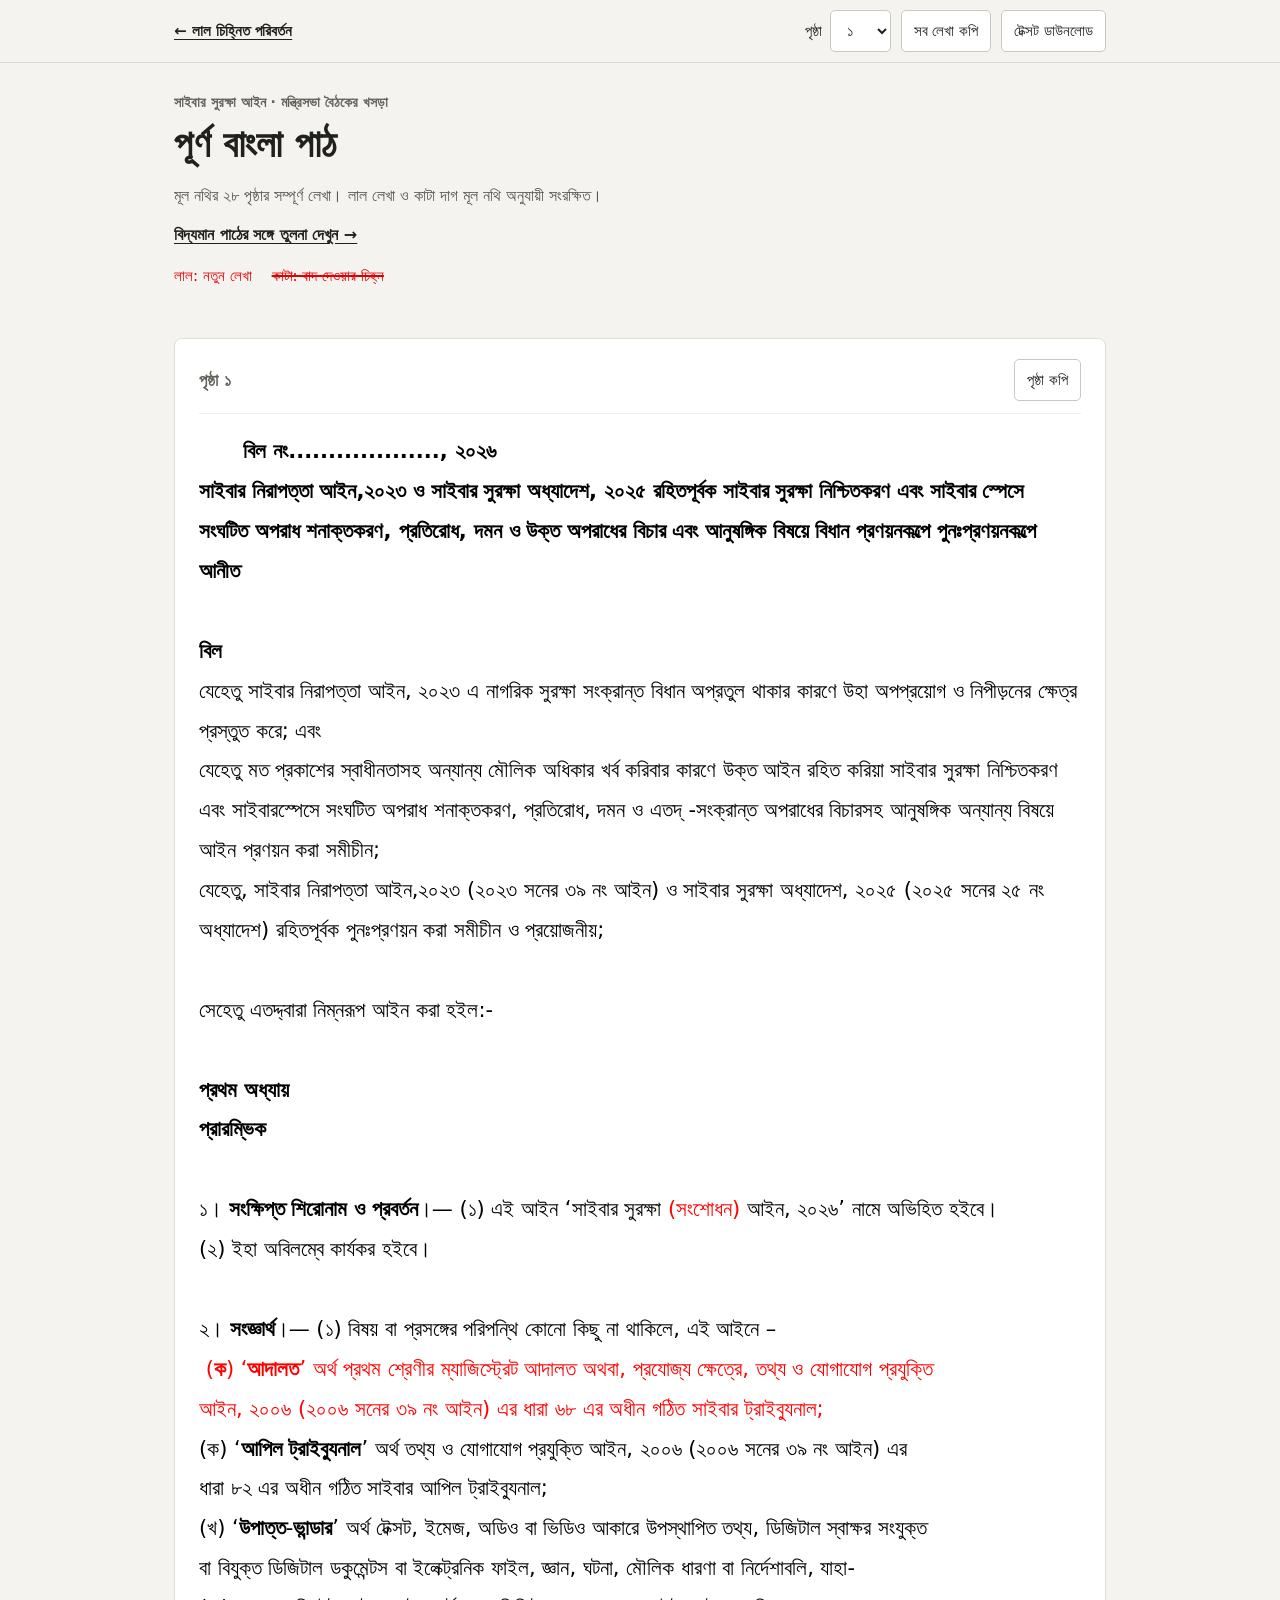
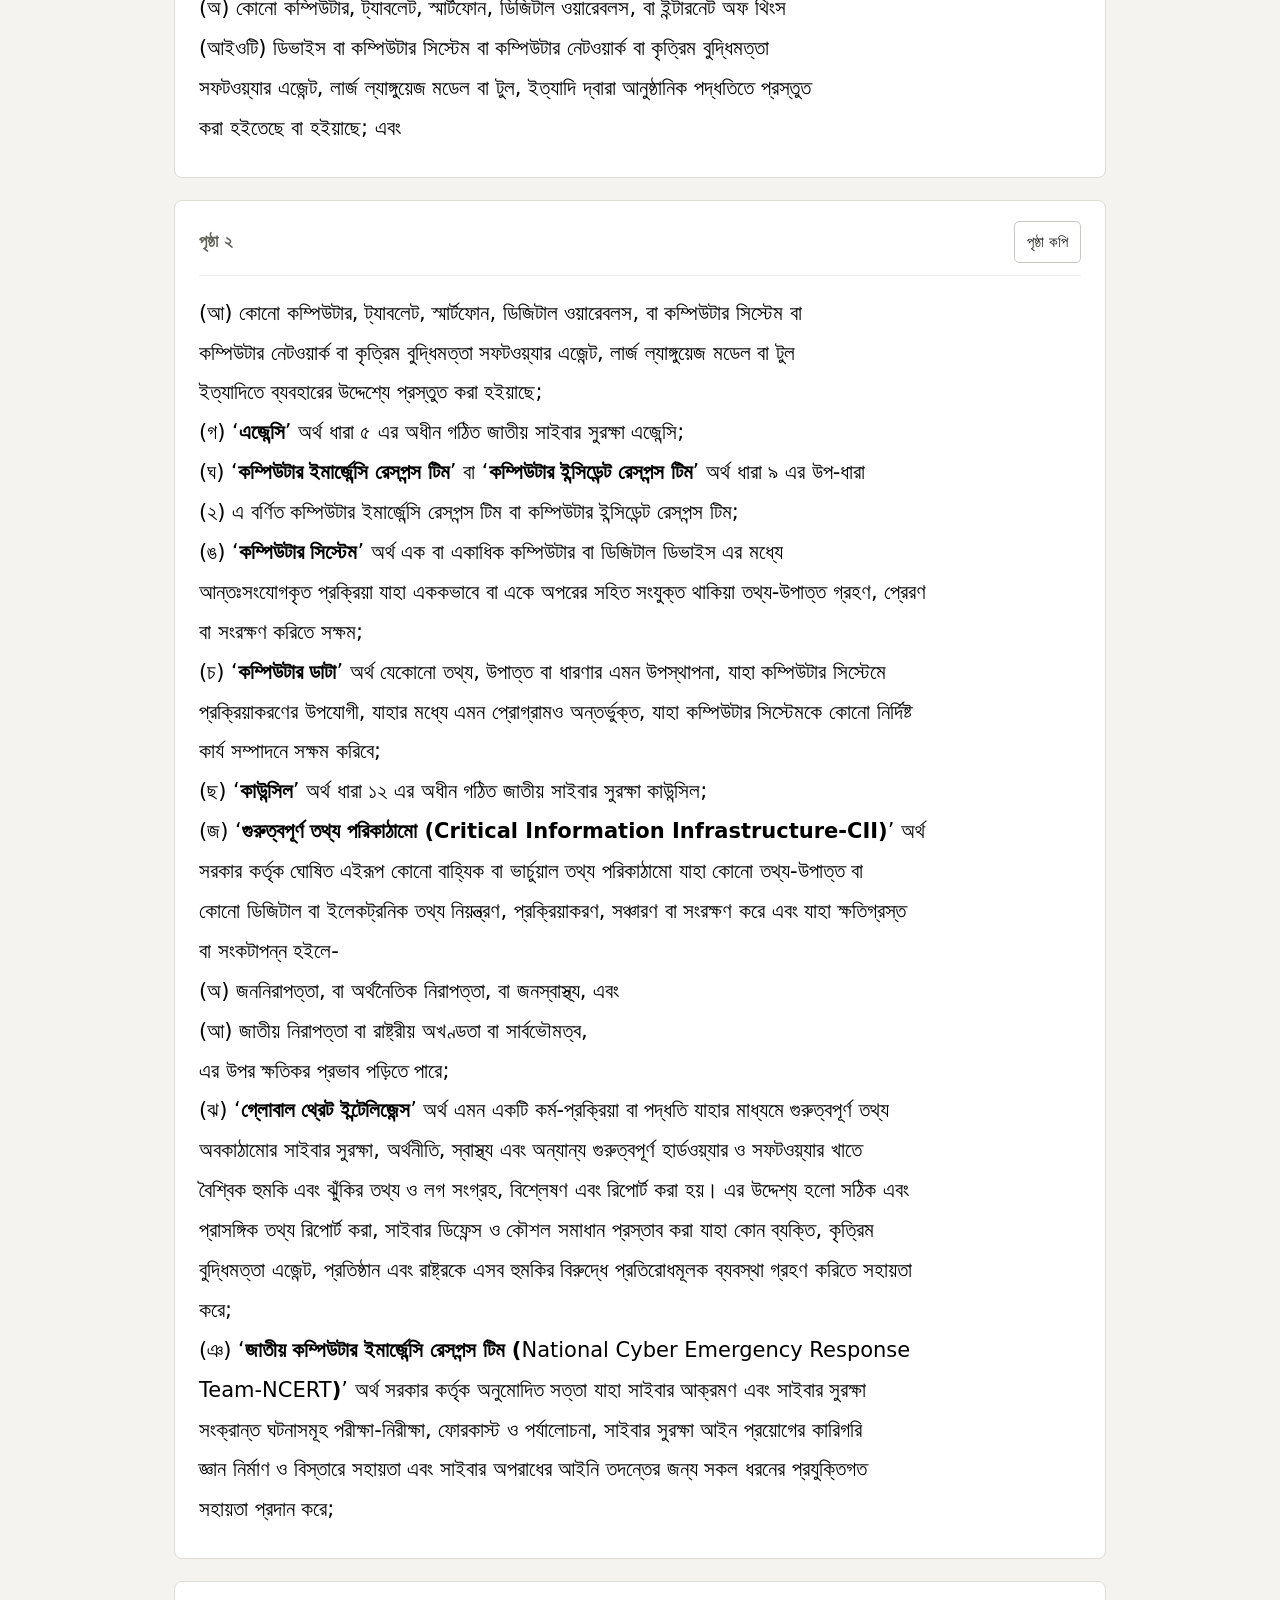
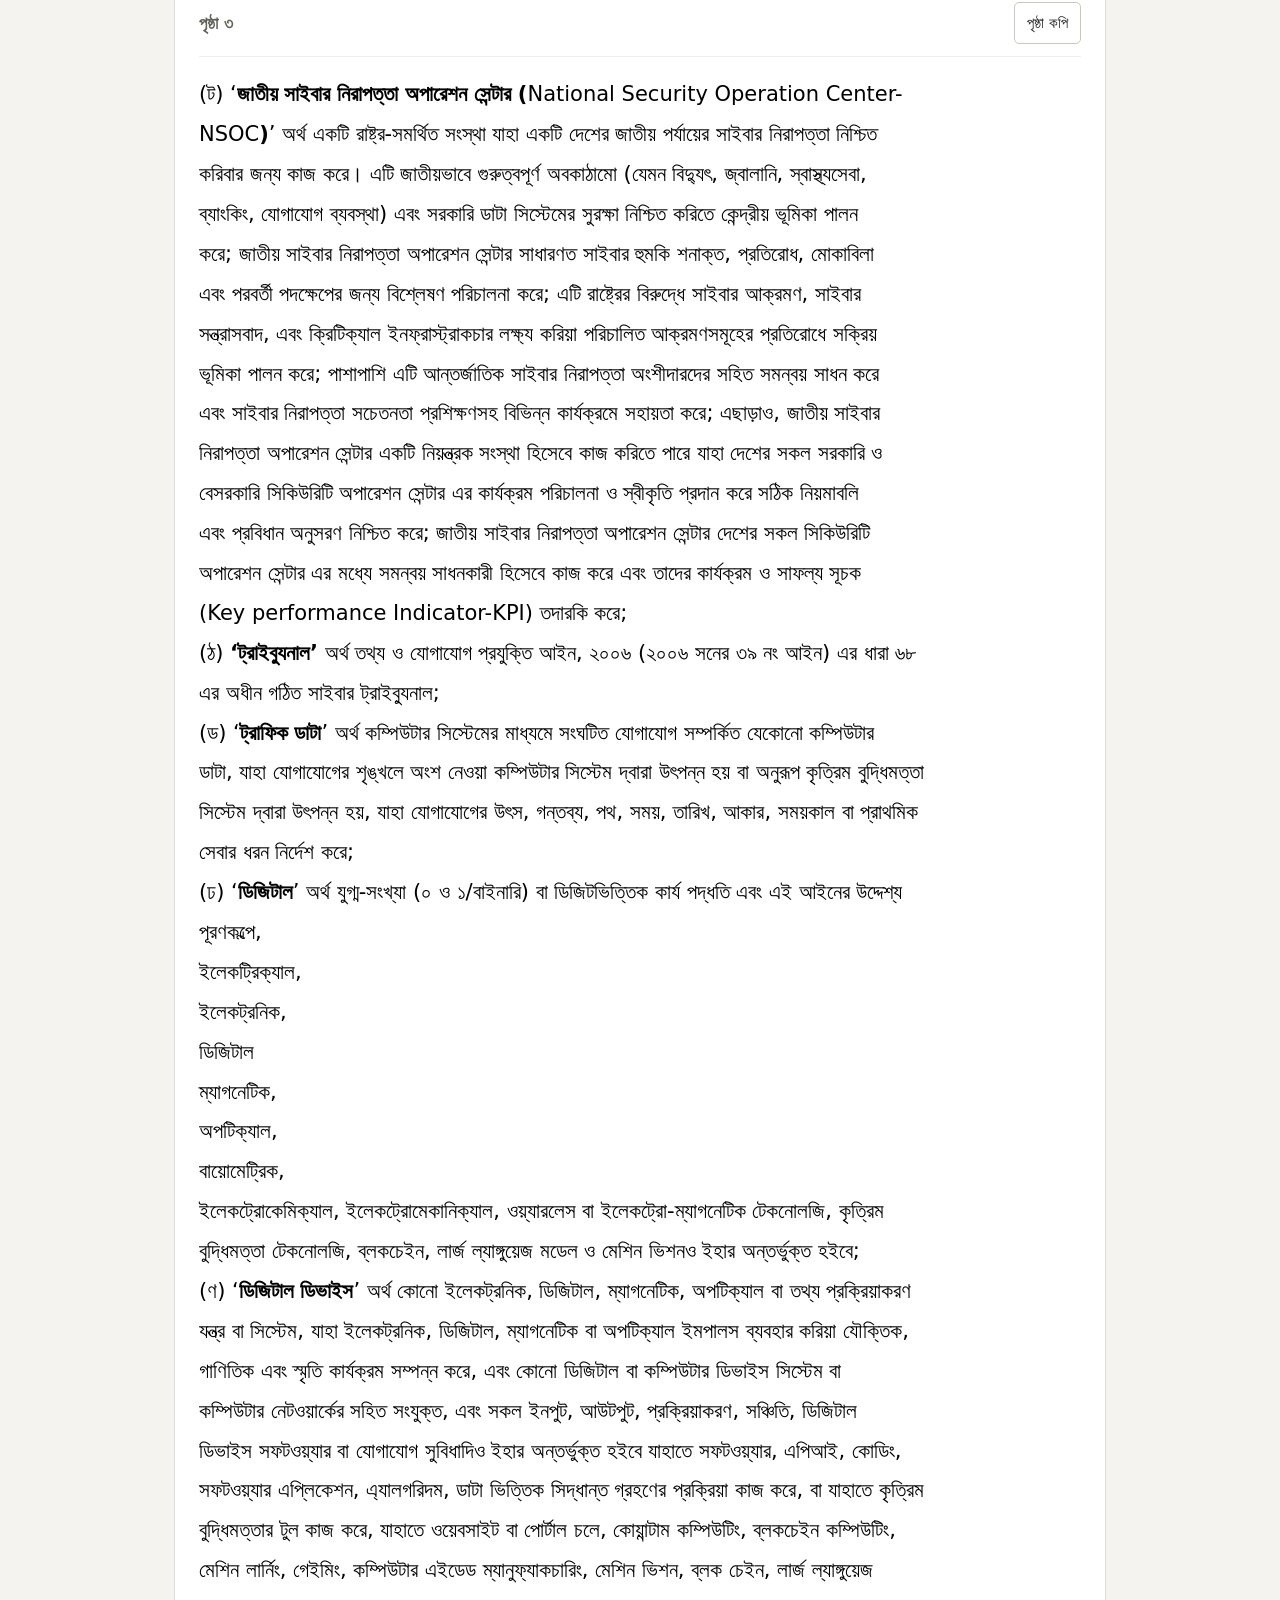
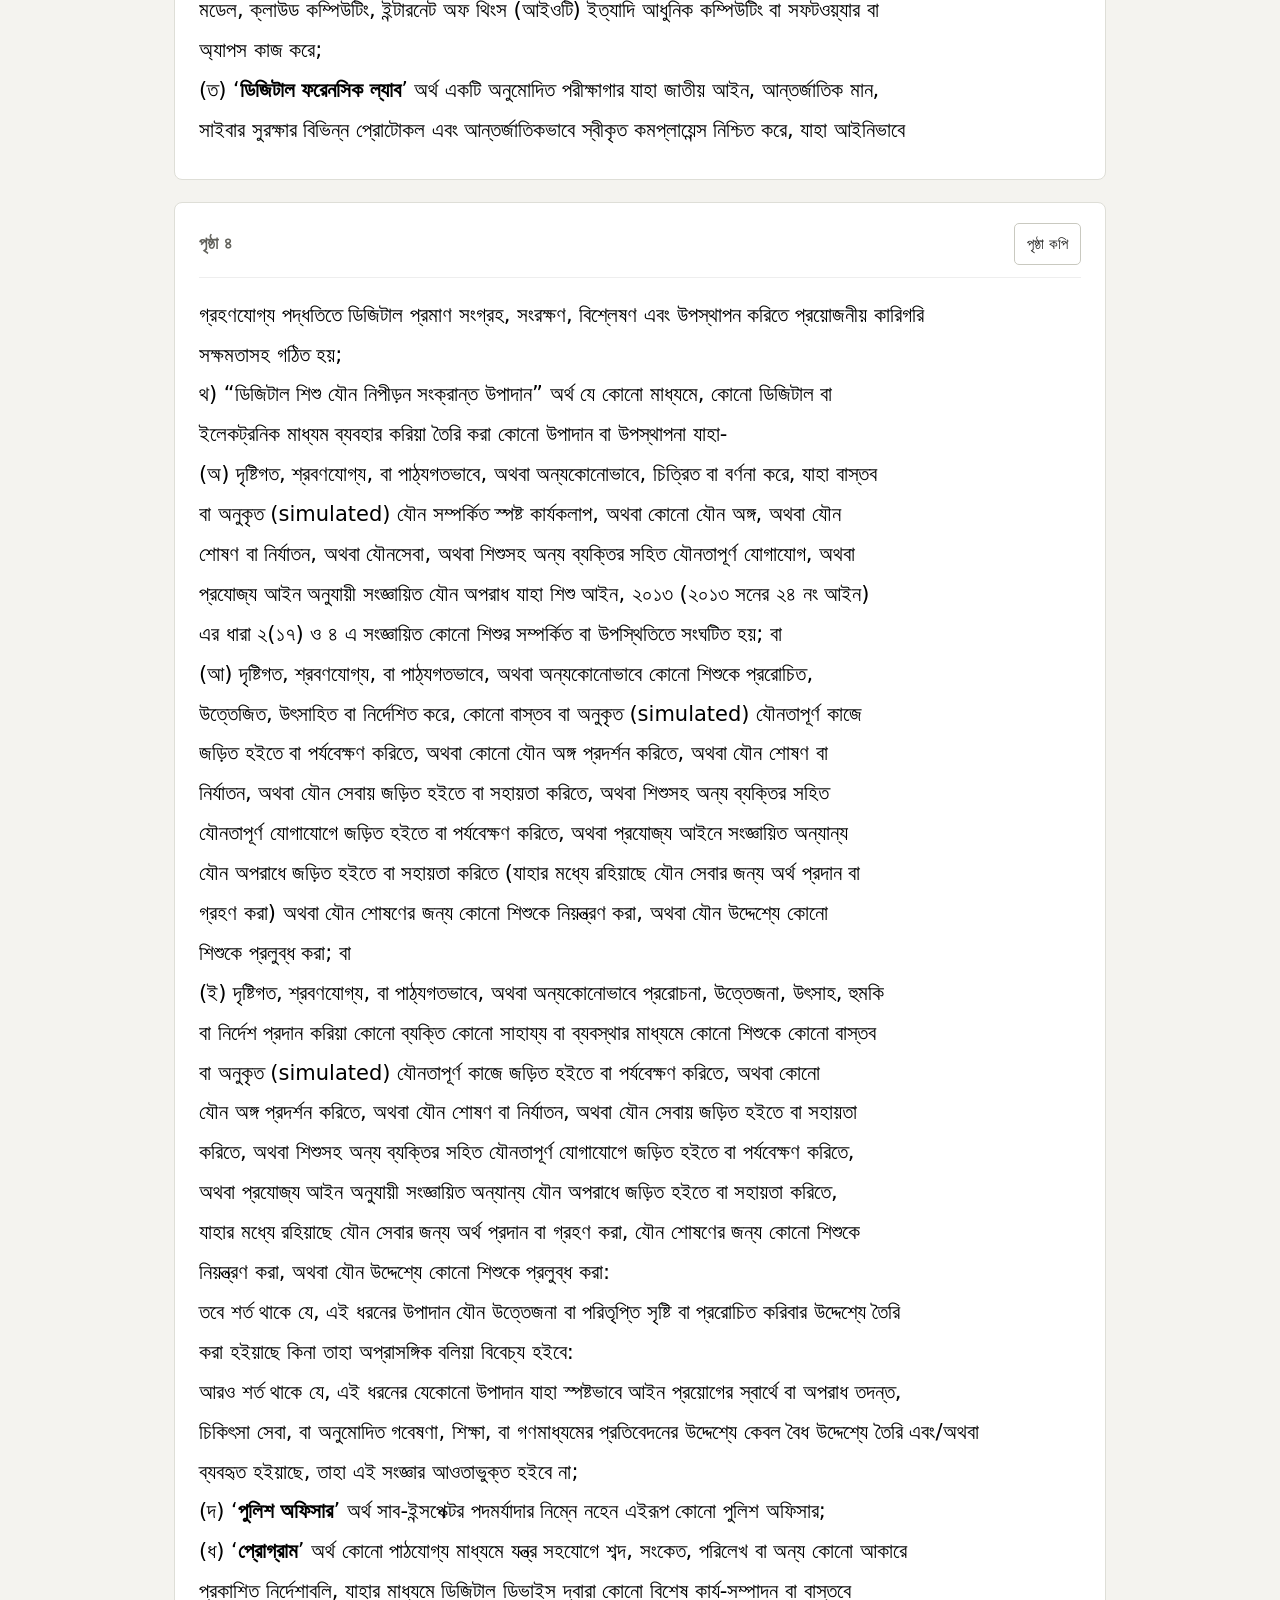
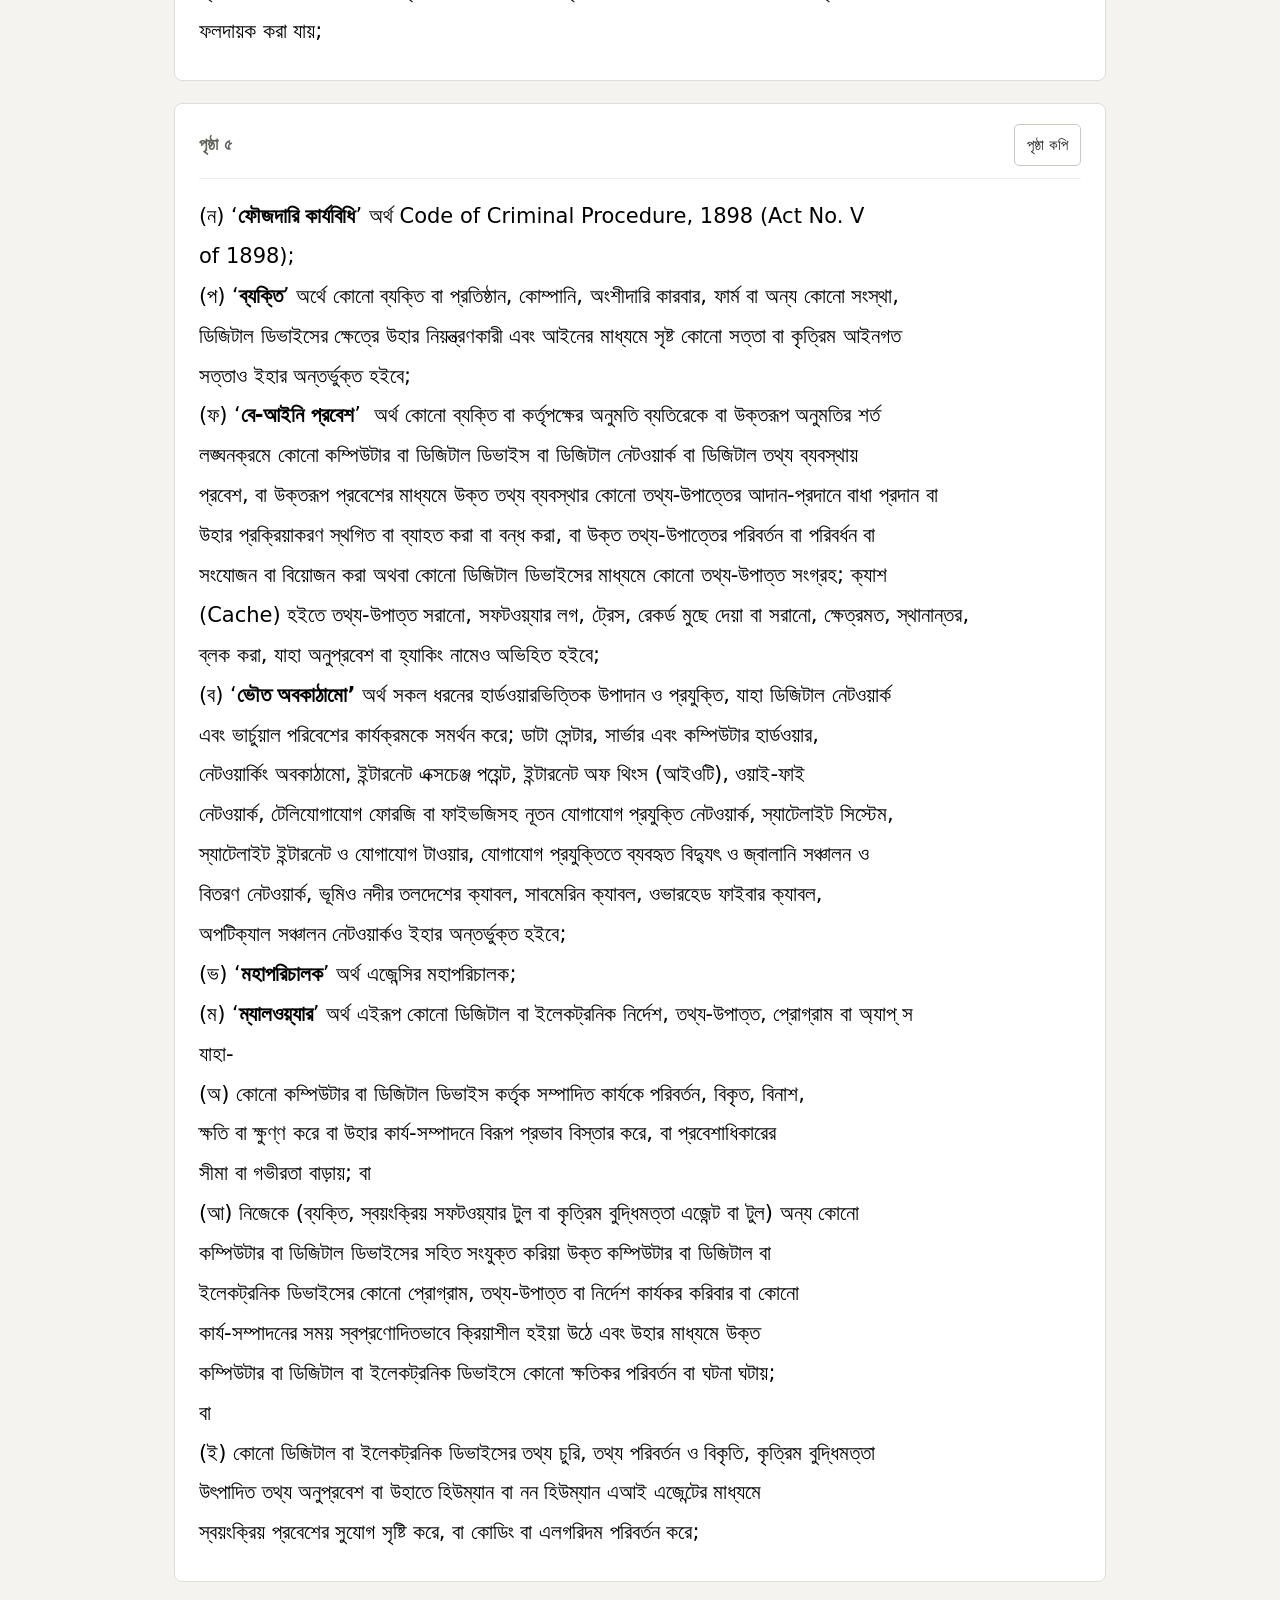
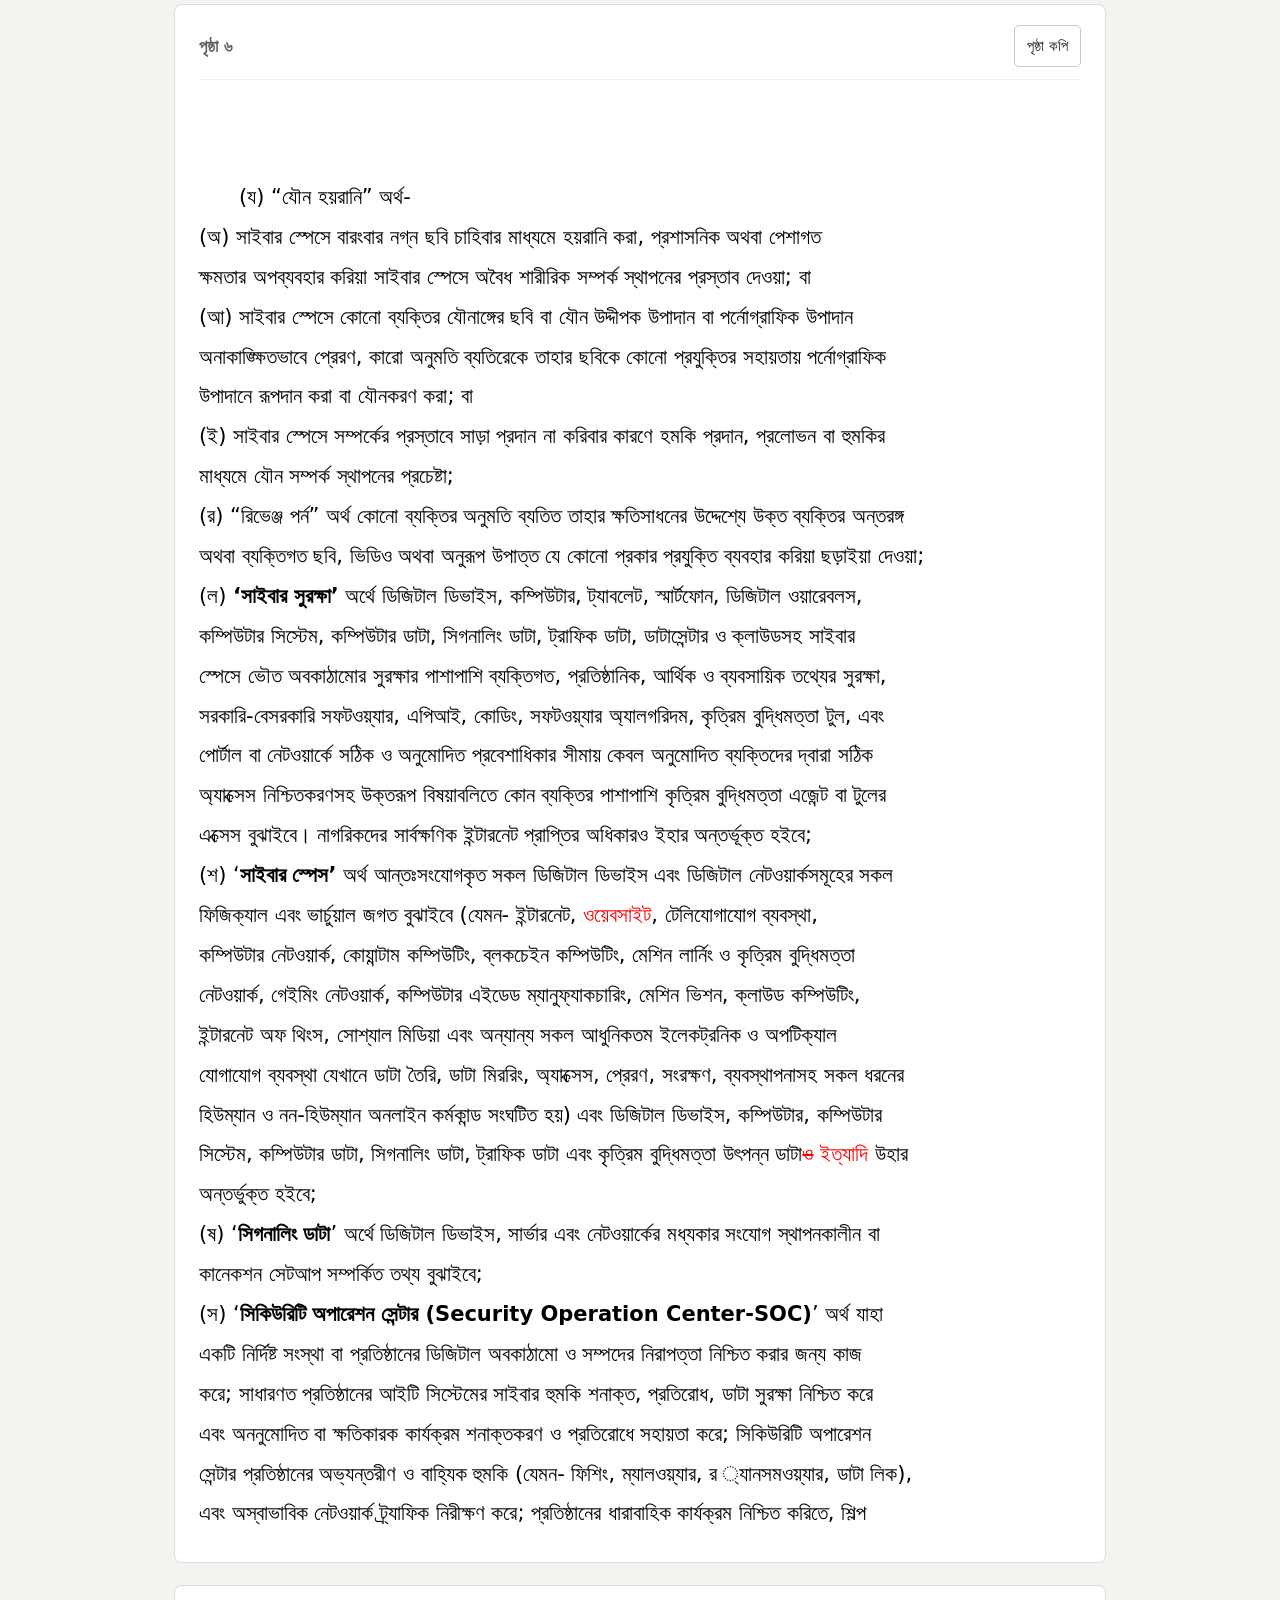
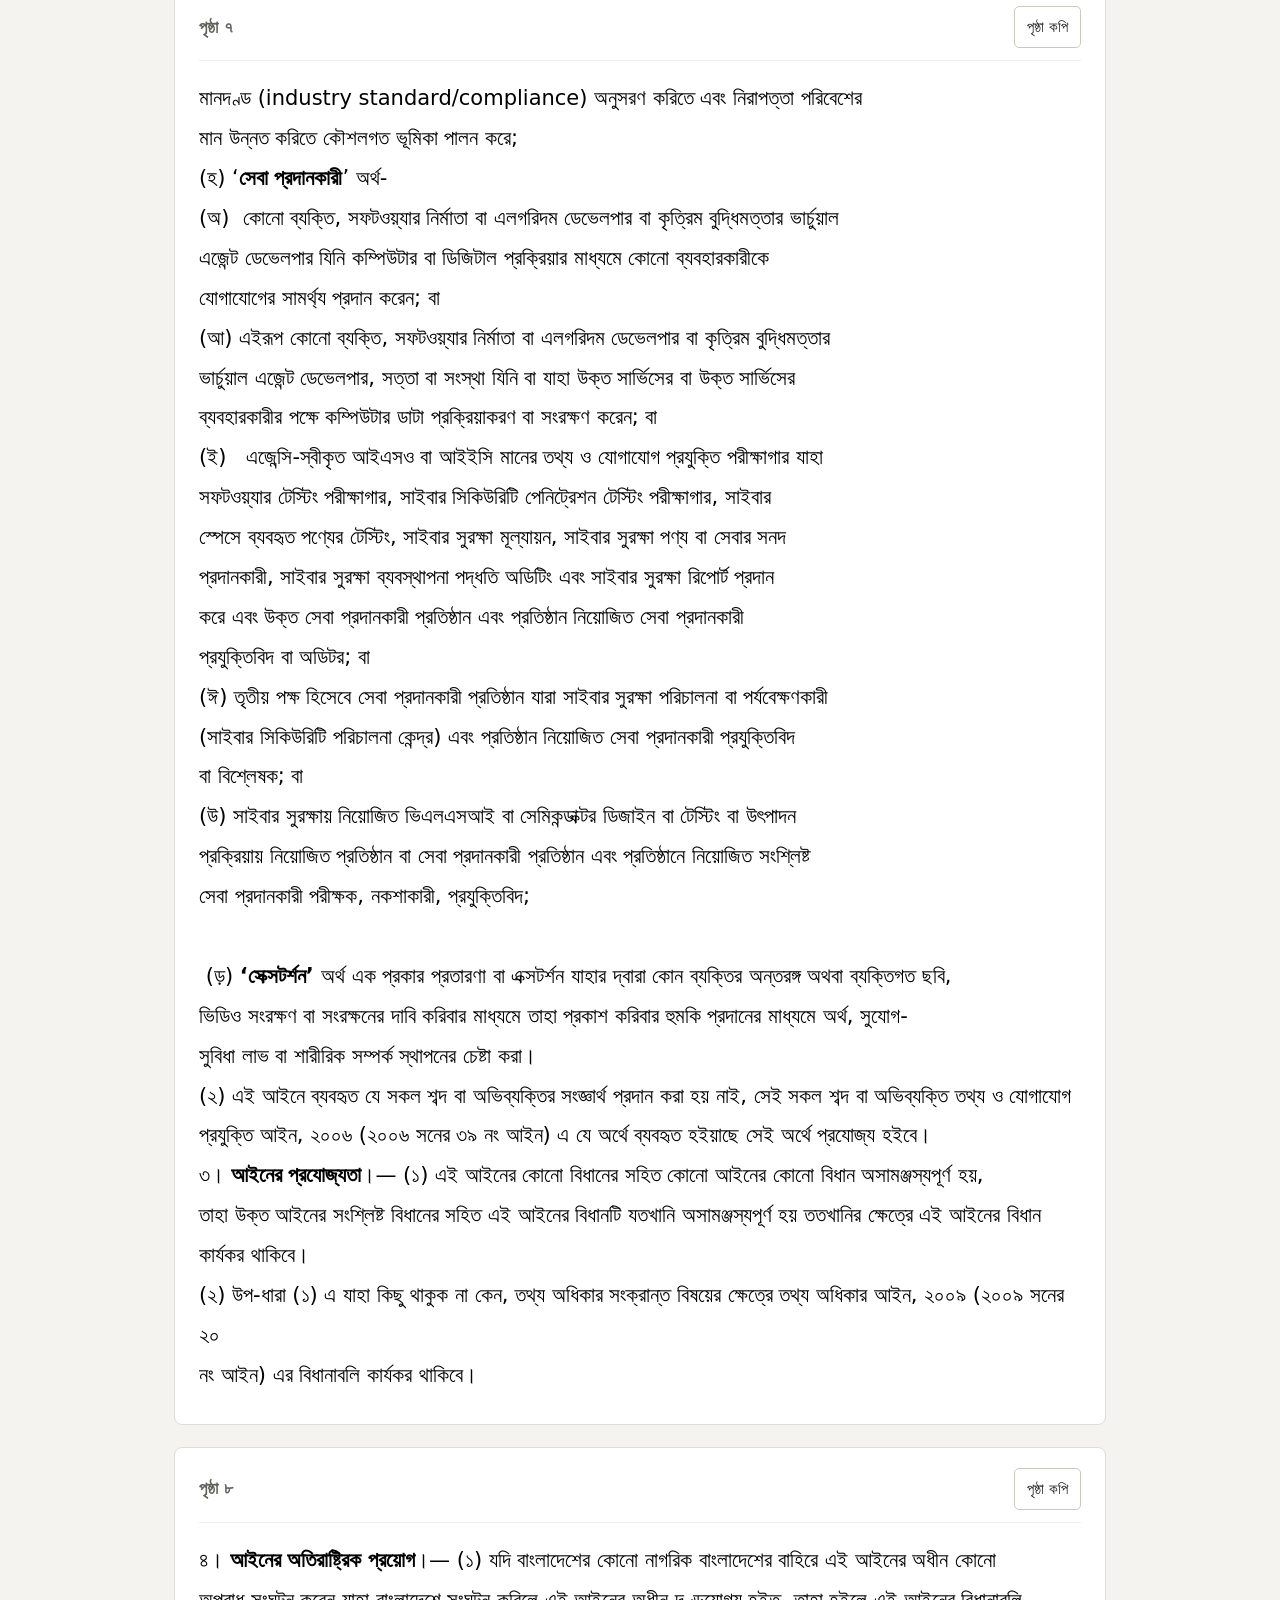
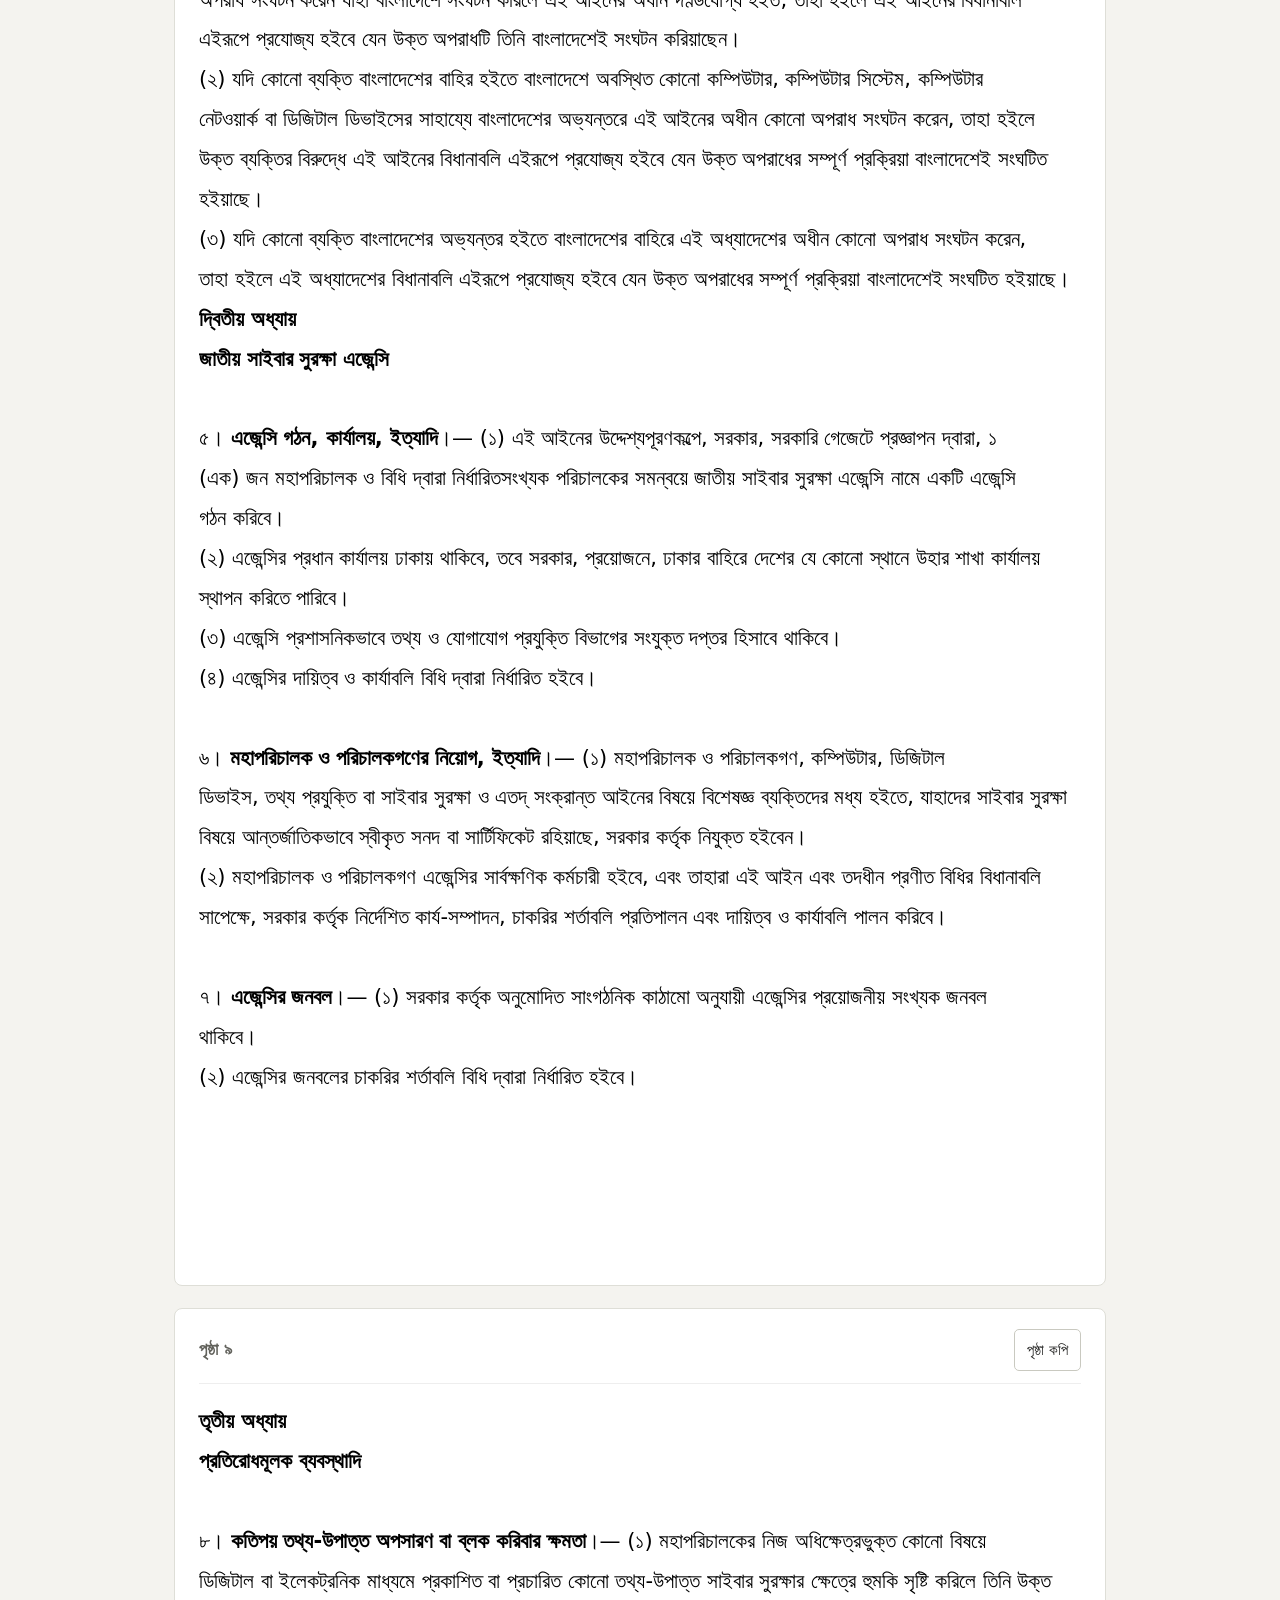
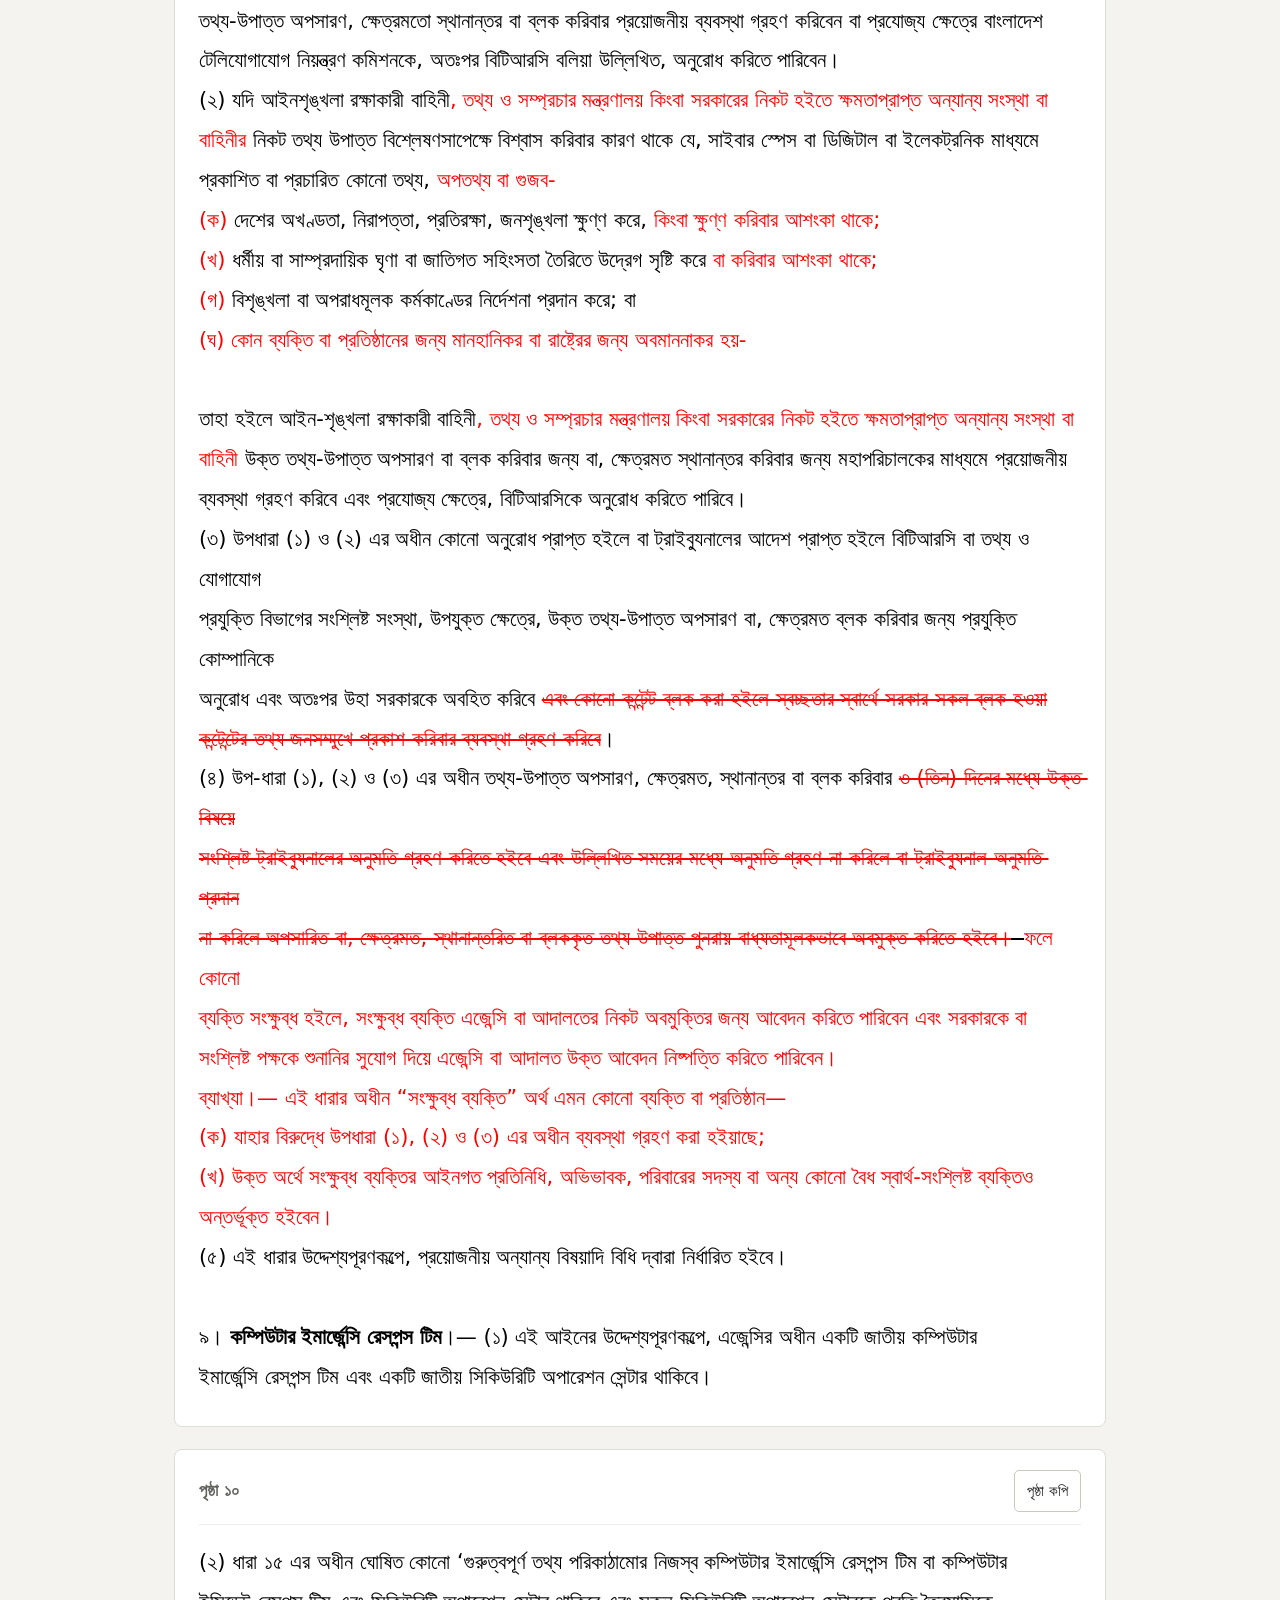
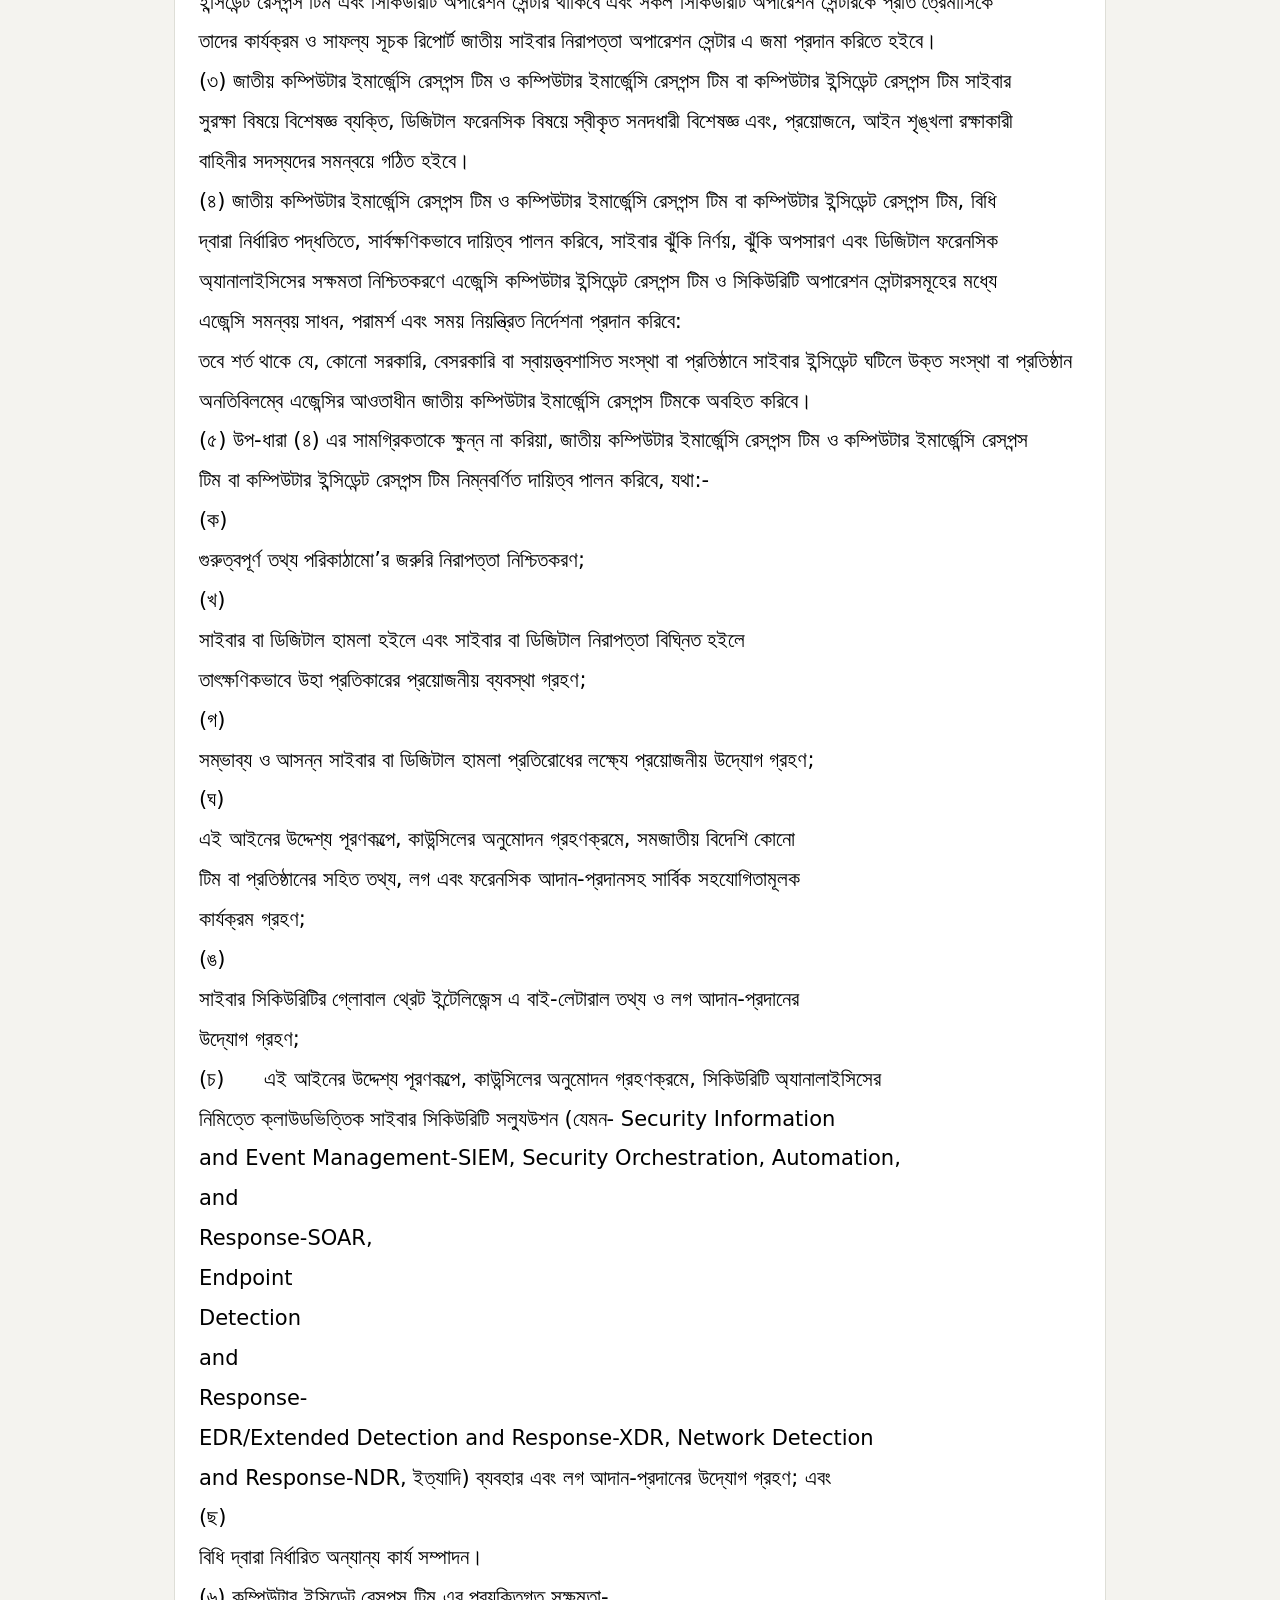
<file: cyber-security-act/full-bn.html>
<!doctype html>
<html lang="bn">
<head>
<meta charset="utf-8">
<meta name="viewport" content="width=device-width,initial-scale=1">
<title>সাইবার সুরক্ষা আইন — পূর্ণ বাংলা পাঠ</title>
<meta name="description" content="সাইবার সুরক্ষা আইনের মন্ত্রিসভা বৈঠকের খসড়ার ২৮ পৃষ্ঠার পূর্ণ বাংলা পাঠ। লাল ও কাটা লেখা সংরক্ষিত; সম্পূর্ণ লেখা কপি করা যায়।">
<style>:root{color-scheme:light;--paper:#f4f3ef;--ink:#20201f;--muted:#62625c;--line:#d8d8d0;--toolbar-height:90px}
*{box-sizing:border-box}
body{margin:0;background:var(--paper);color:var(--ink);font:16px/1.6 system-ui,sans-serif}
a{color:inherit;text-underline-offset:3px}
button,select,.download{font:inherit;font-size:15px;color:inherit;background:#fff;border:1px solid #c9c9c0;border-radius:5px;padding:8px 12px;min-height:42px}
button,select{cursor:pointer}
button:hover,select:hover,.download:hover{border-color:#53534c}
button:focus-visible,select:focus-visible,a:focus-visible{outline:3px solid #6484c3;outline-offset:3px}
.toolbar{position:sticky;top:0;z-index:3;background:var(--paper);border-bottom:1px solid var(--line);padding:10px max(20px,calc((100vw - 932px)/2));display:flex;align-items:center;gap:10px;flex-wrap:wrap}
.back-link{margin-right:auto;font-size:15px;font-weight:650}
.page-jump{display:flex;align-items:center;gap:8px;font-size:15px}
.download{text-decoration:none}
main{max-width:980px;margin:auto;padding:28px 24px 64px}
.eyebrow{font-size:14px;color:var(--muted);font-weight:650;margin:0 0 6px}
h1{font-size:clamp(28px,4vw,38px);line-height:1.35;margin:0 0 12px}
.intro{max-width:800px;color:#565650;margin:0 0 14px}
.comparison-link{margin:0 0 16px;font-weight:650}
.legend{display:flex;gap:20px;flex-wrap:wrap;font-size:15px;margin-bottom:12px}
.red{color:#e00000}
.copy-feedback{color:#315c37;min-height:1.6em;font-size:14px;margin:0 0 16px}
.document-page{background:#fff;border:1px solid #deded7;border-radius:8px;padding:20px 24px 28px;margin:0 0 22px;scroll-margin-top:calc(var(--toolbar-height) + 16px)}
.page-heading{display:flex;align-items:center;justify-content:space-between;gap:12px;flex-wrap:wrap;margin-bottom:18px;padding-bottom:12px;border-bottom:1px solid #eee}
h2{font-size:17px;font-weight:650;margin:0;color:var(--muted)}
.page-text{color:#000;font-size:21px;line-height:1.9;overflow-wrap:anywhere}
.source-line{white-space:pre-wrap;min-height:1.1em}
del{text-decoration:line-through;text-decoration-thickness:1.5px}
.source-note{color:var(--muted);font-size:14px;margin-top:26px;border-top:1px solid var(--line);padding-top:18px}
@media(max-width:620px){.toolbar{padding:10px 14px;gap:8px}.back-link{width:100%;margin-bottom:2px}button,select,.download{font-size:14px;padding:7px 10px}main{padding:22px 14px 40px}.document-page{padding:16px 14px 22px}.page-text{font-size:20px}.page-heading{gap:8px}}
@media print{body{background:#fff}.toolbar,.page-copy,.copy-feedback{display:none}main{padding:0;max-width:none}.document-page{padding:0;border:0;border-radius:0;break-after:page}.document-page:last-of-type{break-after:auto}.page-text{font-size:12pt;line-height:1.65}.page-heading{margin-bottom:12px}.source-note{display:none}*{print-color-adjust:exact;-webkit-print-color-adjust:exact}}
</style>
</head>
<body>
<nav class="toolbar" aria-label="পূর্ণ পাঠের নিয়ন্ত্রণ">
<a class="back-link" href="https://news-netra.github.io/cyber-security-act/">← লাল চিহ্নিত পরিবর্তন</a>
<label class="page-jump" for="page-select">পৃষ্ঠা <select id="page-select"><option value="1">১</option><option value="2">২</option><option value="3">৩</option><option value="4">৪</option><option value="5">৫</option><option value="6">৬</option><option value="7">৭</option><option value="8">৮</option><option value="9">৯</option><option value="10">১০</option><option value="11">১১</option><option value="12">১২</option><option value="13">১৩</option><option value="14">১৪</option><option value="15">১৫</option><option value="16">১৬</option><option value="17">১৭</option><option value="18">১৮</option><option value="19">১৯</option><option value="20">২০</option><option value="21">২১</option><option value="22">২২</option><option value="23">২৩</option><option value="24">২৪</option><option value="25">২৫</option><option value="26">২৬</option><option value="27">২৭</option><option value="28">২৮</option></select></label>
<button id="copy-all">সব লেখা কপি</button>
<a class="download" href="https://news-netra.github.io/cyber-security-act/full-bn.txt" download="cyber-security-act-bn.txt">টেক্সট ডাউনলোড</a>
</nav>
<main>
<p class="eyebrow">সাইবার সুরক্ষা আইন · মন্ত্রিসভা বৈঠকের খসড়া</p>
<h1>পূর্ণ বাংলা পাঠ</h1>
<p class="intro">মূল নথির ২৮ পৃষ্ঠার সম্পূর্ণ লেখা। লাল লেখা ও কাটা দাগ মূল নথি অনুযায়ী সংরক্ষিত।</p>
<p class="comparison-link"><a href="https://news-netra.github.io/cyber-security-act/comparison.html">বিদ্যমান পাঠের সঙ্গে তুলনা দেখুন →</a></p>
<div class="legend"><span class="red">লাল: নতুন লেখা</span><del class="red">কাটা: বাদ দেওয়ার চিহ্ন</del></div>
<p id="copy-feedback" class="copy-feedback" role="status" aria-live="polite"></p>
<section class="document-page" id="page-1" aria-labelledby="heading-1">
<header class="page-heading"><h2 id="heading-1">পৃষ্ঠা ১</h2><button class="page-copy" data-copy-page="1" aria-label="পৃষ্ঠা ১ কপি করুন">পৃষ্ঠা কপি</button></header>
<div class="page-text" lang="bn"><div class="source-line" data-line="0"><span data-status="unchanged" style="color:#000000;font-weight:700">      বিল নং..................., ২০২৬   </span></div><div class="source-line" data-line="1"><span data-status="unchanged" style="color:#000000;font-weight:700">সাইবার</span><span data-status="unchanged" style="color:#000000"> </span><span data-status="unchanged" style="color:#000000;font-weight:700">নিরাপত্তা</span><span data-status="unchanged" style="color:#000000"> </span><span data-status="unchanged" style="color:#000000;font-weight:700">আইন,২০২৩</span><span data-status="unchanged" style="color:#000000"> </span><span data-status="unchanged" style="color:#000000;font-weight:700">ও</span><span data-status="unchanged" style="color:#000000"> </span><span data-status="unchanged" style="color:#000000;font-weight:700">সাইবার</span><span data-status="unchanged" style="color:#000000"> </span><span data-status="unchanged" style="color:#000000;font-weight:700">সুরক্ষা</span><span data-status="unchanged" style="color:#000000"> </span><span data-status="unchanged" style="color:#000000;font-weight:700">অধ্যাদেশ, ২০২৫</span><span data-status="unchanged" style="color:#000000"> </span><span data-status="unchanged" style="color:#000000;font-weight:700">রহিতপূর্বক</span><span data-status="unchanged" style="color:#000000"> </span><span data-status="unchanged" style="color:#000000;font-weight:700">সাইবার</span><span data-status="unchanged" style="color:#000000"> </span><span data-status="unchanged" style="color:#000000;font-weight:700">সুরক্ষা</span><span data-status="unchanged" style="color:#000000"> </span><span data-status="unchanged" style="color:#000000;font-weight:700">নিশ্চিতকরণ</span><span data-status="unchanged" style="color:#000000"> </span><span data-status="unchanged" style="color:#000000;font-weight:700">এবং</span><span data-status="unchanged" style="color:#000000"> </span><span data-status="unchanged" style="color:#000000;font-weight:700">সাইবার</span><span data-status="unchanged" style="color:#000000"> </span><span data-status="unchanged" style="color:#000000;font-weight:700">স্পেসে</span><span data-status="unchanged" style="color:#000000"> </span></div><div class="source-line" data-line="2"><span data-status="unchanged" style="color:#000000;font-weight:700">সংঘটিত</span><span data-status="unchanged" style="color:#000000"> </span><span data-status="unchanged" style="color:#000000;font-weight:700">অপরাধ</span><span data-status="unchanged" style="color:#000000"> </span><span data-status="unchanged" style="color:#000000;font-weight:700">শনাক্তকরণ, প্রতিরোধ, দমন</span><span data-status="unchanged" style="color:#000000"> </span><span data-status="unchanged" style="color:#000000;font-weight:700">ও</span><span data-status="unchanged" style="color:#000000"> </span><span data-status="unchanged" style="color:#000000;font-weight:700">উক্ত</span><span data-status="unchanged" style="color:#000000"> </span><span data-status="unchanged" style="color:#000000;font-weight:700">অপরাধের</span><span data-status="unchanged" style="color:#000000"> </span><span data-status="unchanged" style="color:#000000;font-weight:700">বিচার</span><span data-status="unchanged" style="color:#000000"> </span><span data-status="unchanged" style="color:#000000;font-weight:700">এবং</span><span data-status="unchanged" style="color:#000000"> </span><span data-status="unchanged" style="color:#000000;font-weight:700">আনুষঙ্গিক</span><span data-status="unchanged" style="color:#000000"> </span><span data-status="unchanged" style="color:#000000;font-weight:700">বিষয়ে</span><span data-status="unchanged" style="color:#000000"> </span><span data-status="unchanged" style="color:#000000;font-weight:700">বিধান</span><span data-status="unchanged" style="color:#000000"> </span><span data-status="unchanged" style="color:#000000;font-weight:700">প্রণয়নকল্পে</span><span data-status="unchanged" style="color:#000000"> </span><span data-status="unchanged" style="color:#000000;font-weight:700">পুনঃপ্রণয়নকল্পে</span><span data-status="unchanged" style="color:#000000"> </span></div><div class="source-line" data-line="3"><span data-status="unchanged" style="color:#000000;font-weight:700">আনীত </span></div><div class="source-line" data-line="4"><span data-status="unchanged" style="color:#000000;font-weight:700"> </span></div><div class="source-line" data-line="5"><span data-status="unchanged" style="color:#000000;font-weight:700">বিল </span></div><div class="source-line" data-line="6"><span data-status="unchanged" style="color:#000000">যেহেতু সাইবার নিরাপত্তা আইন, ২০২৩ এ নাগরিক সুরক্ষা সংক্রান্ত বিধান অপ্রতুল থাকার কারণে উহা অপপ্রয়োগ ও নিপীড়নের ক্ষেত্র </span></div><div class="source-line" data-line="7"><span data-status="unchanged" style="color:#000000">প্রস্তুত করে; এবং </span></div><div class="source-line" data-line="8"><span data-status="unchanged" style="color:#000000">যেহেতু মত প্রকাশের স্বাধীনতাসহ অন্যান্য মৌলিক অধিকার খর্ব করিবার কারণে উক্ত আইন রহিত করিয়া সাইবার সুরক্ষা নিশ্চিতকরণ </span></div><div class="source-line" data-line="9"><span data-status="unchanged" style="color:#000000">এবং সাইবারস্পেসে সংঘটিত অপরাধ শনাক্তকরণ, প্রতিরোধ, দমন ও এতদ্ -সংক্রান্ত অপরাধের বিচারসহ আনুষঙ্গিক অন্যান্য বিষয়ে </span></div><div class="source-line" data-line="10"><span data-status="unchanged" style="color:#000000">আইন প্রণয়ন করা সমীচীন; </span></div><div class="source-line" data-line="11"><span data-status="unchanged" style="color:#000000">যেহেতু, সাইবার নিরাপত্তা আইন,২০২৩ (২০২৩ সনের ৩৯ নং আইন) ও সাইবার সুরক্ষা অধ্যাদেশ, ২০২৫ (২০২৫ সনের ২৫ নং </span></div><div class="source-line" data-line="12"><span data-status="unchanged" style="color:#000000">অধ্যাদেশ) রহিতপূর্বক পুনঃপ্রণয়ন করা সমীচীন ও প্রয়োজনীয়; </span></div><div class="source-line" data-line="13"><span data-status="unchanged" style="color:#000000"> </span></div><div class="source-line" data-line="14"><span data-status="unchanged" style="color:#000000">সেহেতু এতদ্দ্বারা নিম্নরূপ আইন করা হইল:-  </span></div><div class="source-line" data-line="15"><span data-status="unchanged" style="color:#000000"> </span></div><div class="source-line" data-line="16"><span data-status="unchanged" style="color:#000000;font-weight:700">প্রথম</span><span data-status="unchanged" style="color:#000000"> </span><span data-status="unchanged" style="color:#000000;font-weight:700">অধ্যায় </span></div><div class="source-line" data-line="17"><span data-status="unchanged" style="color:#000000;font-weight:700">প্রারম্ভিক </span></div><div class="source-line" data-line="18"><span data-status="unchanged" style="color:#000000;font-weight:700">    </span></div><div class="source-line" data-line="19"><span data-status="unchanged" style="color:#000000">১। </span><span data-status="unchanged" style="color:#000000;font-weight:700">সংক্ষিপ্ত</span><span data-status="unchanged" style="color:#000000"> </span><span data-status="unchanged" style="color:#000000;font-weight:700">শিরোনাম</span><span data-status="unchanged" style="color:#000000"> </span><span data-status="unchanged" style="color:#000000;font-weight:700">ও</span><span data-status="unchanged" style="color:#000000"> </span><span data-status="unchanged" style="color:#000000;font-weight:700">প্রবর্তন</span><span data-status="unchanged" style="color:#000000">।— (১) এই আইন ‘সাইবার সুরক্ষা </span><span data-status="new" style="color:#ff0000">(সংশোধন) </span><span data-status="unchanged" style="color:#000000">আইন, ২০২৬’ নামে অভিহিত হইবে। </span></div><div class="source-line" data-line="20"><span data-status="unchanged" style="color:#000000">(২) ইহা অবিলম্বে কার্যকর হইবে। </span></div><div class="source-line" data-line="21"><span data-status="unchanged" style="color:#000000;font-weight:700">    </span></div><div class="source-line" data-line="22"><span data-status="unchanged" style="color:#000000">২। </span><span data-status="unchanged" style="color:#000000;font-weight:700">সংজ্ঞার্থ</span><span data-status="unchanged" style="color:#000000">।— (১) বিষয় বা প্রসঙ্গের পরিপন্থি কোনো কিছু না থাকিলে, এই আইনে – </span></div><div class="source-line" data-line="23"><span data-status="new" style="color:#ff0000"> (</span><span data-status="new" style="color:#ff0000;font-weight:700">ক</span><span data-status="new" style="color:#ff0000">) ‘</span><span data-status="new" style="color:#ff0000;font-weight:700">আদালত</span><span data-status="new" style="color:#ff0000">’ অর্থ প্রথম শ্রেণীর ম্যাজিস্ট্রেট আদালত অথবা, প্রযোজ্য ক্ষেত্রে, তথ্য ও যোগাযোগ প্রযুক্তি </span></div><div class="source-line" data-line="24"><span data-status="new" style="color:#ff0000">আইন, ২০০৬ (২০০৬ সনের ৩৯ নং আইন) এর ধারা ৬৮ এর অধীন গঠিত সাইবার ট্রাইব্যুনাল; </span></div><div class="source-line" data-line="25"><span data-status="unchanged" style="color:#000000">(ক) ‘</span><span data-status="unchanged" style="color:#000000;font-weight:700">আপিল</span><span data-status="unchanged" style="color:#000000"> </span><span data-status="unchanged" style="color:#000000;font-weight:700">ট্রাইব্যুনাল</span><span data-status="unchanged" style="color:#000000">’ অর্থ তথ্য ও যোগাযোগ প্রযুক্তি আইন, ২০০৬ (২০০৬ সনের ৩৯ নং আইন) এর </span></div><div class="source-line" data-line="26"><span data-status="unchanged" style="color:#000000">ধারা ৮২ এর অধীন গঠিত সাইবার আপিল ট্রাইব্যুনাল; </span></div><div class="source-line" data-line="27"><span data-status="unchanged" style="color:#000000">(খ) ‘</span><span data-status="unchanged" style="color:#000000;font-weight:700">উপাত্ত</span><span data-status="unchanged" style="color:#000000">-</span><span data-status="unchanged" style="color:#000000;font-weight:700">ভান্ডার</span><span data-status="unchanged" style="color:#000000">’ অর্থ টেক্সট, ইমেজ, অডিও বা ভিডিও আকারে উপস্থাপিত তথ্য, ডিজিটাল স্বাক্ষর সংযুক্ত </span></div><div class="source-line" data-line="28"><span data-status="unchanged" style="color:#000000">বা বিযুক্ত ডিজিটাল ডকুমেন্টস বা ইলেক্ট্রনিক ফাইল, জ্ঞান, ঘটনা, মৌলিক ধারণা বা নির্দেশাবলি, যাহা- </span></div><div class="source-line" data-line="29"><span data-status="unchanged" style="color:#000000">(অ) কোনো কম্পিউটার, ট্যাবলেট, স্মার্টফোন, ডিজিটাল ওয়ারেবলস, বা ইন্টারনেট অফ থিংস </span></div><div class="source-line" data-line="30"><span data-status="unchanged" style="color:#000000">(আইওটি) ডিভাইস বা কম্পিউটার সিস্টেম বা কম্পিউটার নেটওয়ার্ক বা কৃত্রিম বুদ্ধিমত্তা </span></div><div class="source-line" data-line="31"><span data-status="unchanged" style="color:#000000">সফটওয়্যার এজেন্ট, লার্জ ল্যাঙ্গুয়েজ মডেল বা টুল, ইত্যাদি দ্বারা আনুষ্ঠানিক পদ্ধতিতে প্রস্তুত </span></div><div class="source-line" data-line="32"><span data-status="unchanged" style="color:#000000">করা হইতেছে বা হইয়াছে; এবং </span></div></div>
</section>
<section class="document-page" id="page-2" aria-labelledby="heading-2">
<header class="page-heading"><h2 id="heading-2">পৃষ্ঠা ২</h2><button class="page-copy" data-copy-page="2" aria-label="পৃষ্ঠা ২ কপি করুন">পৃষ্ঠা কপি</button></header>
<div class="page-text" lang="bn"><div class="source-line" data-line="33"><span data-status="unchanged" style="color:#000000">(আ) কোনো কম্পিউটার, ট্যাবলেট, স্মার্টফোন, ডিজিটাল ওয়ারেবলস, বা কম্পিউটার সিস্টেম বা </span></div><div class="source-line" data-line="34"><span data-status="unchanged" style="color:#000000">কম্পিউটার নেটওয়ার্ক বা কৃত্রিম বুদ্ধিমত্তা সফটওয়্যার এজেন্ট, লার্জ ল্যাঙ্গুয়েজ মডেল বা টুল </span></div><div class="source-line" data-line="35"><span data-status="unchanged" style="color:#000000">ইত্যাদিতে ব্যবহারের উদ্দেশ্যে প্রস্তুত করা হইয়াছে; </span></div><div class="source-line" data-line="36"><span data-status="unchanged" style="color:#000000">(গ) ‘</span><span data-status="unchanged" style="color:#000000;font-weight:700">এজেন্সি</span><span data-status="unchanged" style="color:#000000">’ অর্থ ধারা ৫ এর অধীন গঠিত জাতীয় সাইবার সুরক্ষা এজেন্সি; </span></div><div class="source-line" data-line="37"><span data-status="unchanged" style="color:#000000">(ঘ) ‘</span><span data-status="unchanged" style="color:#000000;font-weight:700">কম্পিউটার</span><span data-status="unchanged" style="color:#000000"> </span><span data-status="unchanged" style="color:#000000;font-weight:700">ইমার্জেন্সি</span><span data-status="unchanged" style="color:#000000"> </span><span data-status="unchanged" style="color:#000000;font-weight:700">রেসপন্স</span><span data-status="unchanged" style="color:#000000"> </span><span data-status="unchanged" style="color:#000000;font-weight:700">টিম</span><span data-status="unchanged" style="color:#000000">’ বা ‘</span><span data-status="unchanged" style="color:#000000;font-weight:700">কম্পিউটার</span><span data-status="unchanged" style="color:#000000"> </span><span data-status="unchanged" style="color:#000000;font-weight:700">ইন্সিডেন্ট</span><span data-status="unchanged" style="color:#000000"> </span><span data-status="unchanged" style="color:#000000;font-weight:700">রেসপন্স</span><span data-status="unchanged" style="color:#000000"> </span><span data-status="unchanged" style="color:#000000;font-weight:700">টিম</span><span data-status="unchanged" style="color:#000000">’ অর্থ ধারা ৯ এর উপ-ধারা </span></div><div class="source-line" data-line="38"><span data-status="unchanged" style="color:#000000">(২) এ বর্ণিত কম্পিউটার ইমার্জেন্সি রেসপন্স টিম বা কম্পিউটার ইন্সিডেন্ট রেসপন্স টিম; </span></div><div class="source-line" data-line="39"><span data-status="unchanged" style="color:#000000">(ঙ) ‘</span><span data-status="unchanged" style="color:#000000;font-weight:700">কম্পিউটার</span><span data-status="unchanged" style="color:#000000"> </span><span data-status="unchanged" style="color:#000000;font-weight:700">সিস্টেম</span><span data-status="unchanged" style="color:#000000">’ অর্থ এক বা একাধিক কম্পিউটার বা ডিজিটাল ডিভাইস এর মধ্যে </span></div><div class="source-line" data-line="40"><span data-status="unchanged" style="color:#000000">আন্তঃসংযোগকৃত প্রক্রিয়া যাহা এককভাবে বা একে অপরের সহিত সংযুক্ত থাকিয়া তথ্য-উপাত্ত গ্রহণ, প্রেরণ </span></div><div class="source-line" data-line="41"><span data-status="unchanged" style="color:#000000">বা সংরক্ষণ করিতে সক্ষম; </span></div><div class="source-line" data-line="42"><span data-status="unchanged" style="color:#000000">(চ) ‘</span><span data-status="unchanged" style="color:#000000;font-weight:700">কম্পিউটার</span><span data-status="unchanged" style="color:#000000"> </span><span data-status="unchanged" style="color:#000000;font-weight:700">ডাটা</span><span data-status="unchanged" style="color:#000000">’ অর্থ যেকোনো তথ্য, উপাত্ত বা ধারণার এমন উপস্থাপনা, যাহা কম্পিউটার সিস্টেমে </span></div><div class="source-line" data-line="43"><span data-status="unchanged" style="color:#000000">প্রক্রিয়াকরণের উপযোগী, যাহার মধ্যে এমন প্রোগ্রামও অন্তর্ভুক্ত, যাহা কম্পিউটার সিস্টেমকে কোনো নির্দিষ্ট </span></div><div class="source-line" data-line="44"><span data-status="unchanged" style="color:#000000">কার্য সম্পাদনে সক্ষম করিবে; </span></div><div class="source-line" data-line="45"><span data-status="unchanged" style="color:#000000">(ছ) ‘</span><span data-status="unchanged" style="color:#000000;font-weight:700">কাউন্সিল</span><span data-status="unchanged" style="color:#000000">’ অর্থ ধারা ১২ এর অধীন গঠিত জাতীয় সাইবার সুরক্ষা কাউন্সিল; </span></div><div class="source-line" data-line="46"><span data-status="unchanged" style="color:#000000">(জ) ‘</span><span data-status="unchanged" style="color:#000000;font-weight:700">গুরুত্বপূর্ণ</span><span data-status="unchanged" style="color:#000000"> </span><span data-status="unchanged" style="color:#000000;font-weight:700">তথ্য</span><span data-status="unchanged" style="color:#000000"> </span><span data-status="unchanged" style="color:#000000;font-weight:700">পরিকাঠামো (Critical Information Infrastructure-CII)</span><span data-status="unchanged" style="color:#000000">’ অর্থ </span></div><div class="source-line" data-line="47"><span data-status="unchanged" style="color:#000000">সরকার কর্তৃক ঘোষিত এইরূপ কোনো বাহ্যিক বা ভার্চুয়াল তথ্য পরিকাঠামো যাহা কোনো তথ্য-উপাত্ত বা </span></div><div class="source-line" data-line="48"><span data-status="unchanged" style="color:#000000">কোনো ডিজিটাল বা ইলেকট্রনিক তথ্য নিয়ন্ত্রণ, প্রক্রিয়াকরণ, সঞ্চারণ বা সংরক্ষণ করে এবং যাহা ক্ষতিগ্রস্ত </span></div><div class="source-line" data-line="49"><span data-status="unchanged" style="color:#000000">বা সংকটাপন্ন হইলে- </span></div><div class="source-line" data-line="50"><span data-status="unchanged" style="color:#000000">(অ) জননিরাপত্তা, বা অর্থনৈতিক নিরাপত্তা, বা জনস্বাস্থ্য, এবং </span></div><div class="source-line" data-line="51"><span data-status="unchanged" style="color:#000000">(আ) জাতীয় নিরাপত্তা বা রাষ্ট্রীয় অখণ্ডতা বা সার্বভৌমত্ব, </span></div><div class="source-line" data-line="52"><span data-status="unchanged" style="color:#000000">এর উপর ক্ষতিকর প্রভাব পড়িতে পারে; </span></div><div class="source-line" data-line="53"><span data-status="unchanged" style="color:#000000">(ঝ) ‘</span><span data-status="unchanged" style="color:#000000;font-weight:700">গ্লোবাল</span><span data-status="unchanged" style="color:#000000"> </span><span data-status="unchanged" style="color:#000000;font-weight:700">থ্রেট</span><span data-status="unchanged" style="color:#000000"> </span><span data-status="unchanged" style="color:#000000;font-weight:700">ইন্টেলিজেন্স</span><span data-status="unchanged" style="color:#000000">’ অর্থ এমন একটি কর্ম-প্রক্রিয়া বা পদ্ধতি যাহার মাধ্যমে গুরুত্বপূর্ণ তথ্য </span></div><div class="source-line" data-line="54"><span data-status="unchanged" style="color:#000000">অবকাঠামোর সাইবার সুরক্ষা, অর্থনীতি, স্বাস্থ্য এবং অন্যান্য গুরুত্বপূর্ণ হার্ডওয়্যার ও সফটওয়্যার খাতে </span></div><div class="source-line" data-line="55"><span data-status="unchanged" style="color:#000000">বৈশ্বিক হুমকি এবং ঝুঁকির তথ্য ও লগ সংগ্রহ, বিশ্লেষণ এবং রিপোর্ট করা হয়। এর উদ্দেশ্য হলো সঠিক এবং </span></div><div class="source-line" data-line="56"><span data-status="unchanged" style="color:#000000">প্রাসঙ্গিক তথ্য রিপোর্ট করা, সাইবার ডিফেন্স ও কৌশল সমাধান প্রস্তাব করা যাহা কোন ব্যক্তি, কৃত্রিম </span></div><div class="source-line" data-line="57"><span data-status="unchanged" style="color:#000000">বুদ্ধিমত্তা এজেন্ট, প্রতিষ্ঠান এবং রাষ্ট্রকে এসব হুমকির বিরুদ্ধে প্রতিরোধমূলক ব্যবস্থা গ্রহণ করিতে সহায়তা </span></div><div class="source-line" data-line="58"><span data-status="unchanged" style="color:#000000">করে; </span></div><div class="source-line" data-line="59"><span data-status="unchanged" style="color:#000000">(ঞ) ‘</span><span data-status="unchanged" style="color:#000000;font-weight:700">জাতীয়</span><span data-status="unchanged" style="color:#000000"> </span><span data-status="unchanged" style="color:#000000;font-weight:700">কম্পিউটার</span><span data-status="unchanged" style="color:#000000"> </span><span data-status="unchanged" style="color:#000000;font-weight:700">ইমার্জেন্সি</span><span data-status="unchanged" style="color:#000000"> </span><span data-status="unchanged" style="color:#000000;font-weight:700">রেসপন্স</span><span data-status="unchanged" style="color:#000000"> </span><span data-status="unchanged" style="color:#000000;font-weight:700">টিম (</span><span data-status="unchanged" style="color:#000000">National Cyber Emergency Response </span></div><div class="source-line" data-line="60"><span data-status="unchanged" style="color:#000000">Team-NCERT</span><span data-status="unchanged" style="color:#000000;font-weight:700">)</span><span data-status="unchanged" style="color:#000000">’ অর্থ সরকার কর্তৃক অনুমোদিত সত্তা যাহা সাইবার আক্রমণ এবং সাইবার সুরক্ষা </span></div><div class="source-line" data-line="61"><span data-status="unchanged" style="color:#000000">সংক্রান্ত ঘটনাসমূহ পরীক্ষা-নিরীক্ষা, ফোরকাস্ট ও পর্যালোচনা, সাইবার সুরক্ষা আইন প্রয়োগের কারিগরি </span></div><div class="source-line" data-line="62"><span data-status="unchanged" style="color:#000000">জ্ঞান নির্মাণ ও বিস্তারে সহায়তা এবং সাইবার অপরাধের আইনি তদন্তের জন্য সকল ধরনের প্রযুক্তিগত </span></div><div class="source-line" data-line="63"><span data-status="unchanged" style="color:#000000">সহায়তা প্রদান করে; </span></div></div>
</section>
<section class="document-page" id="page-3" aria-labelledby="heading-3">
<header class="page-heading"><h2 id="heading-3">পৃষ্ঠা ৩</h2><button class="page-copy" data-copy-page="3" aria-label="পৃষ্ঠা ৩ কপি করুন">পৃষ্ঠা কপি</button></header>
<div class="page-text" lang="bn"><div class="source-line" data-line="64"><span data-status="unchanged" style="color:#000000">(ট) ‘</span><span data-status="unchanged" style="color:#000000;font-weight:700">জাতীয়</span><span data-status="unchanged" style="color:#000000"> </span><span data-status="unchanged" style="color:#000000;font-weight:700">সাইবার</span><span data-status="unchanged" style="color:#000000"> </span><span data-status="unchanged" style="color:#000000;font-weight:700">নিরাপত্তা</span><span data-status="unchanged" style="color:#000000"> </span><span data-status="unchanged" style="color:#000000;font-weight:700">অপারেশন</span><span data-status="unchanged" style="color:#000000"> </span><span data-status="unchanged" style="color:#000000;font-weight:700">সেন্টার (</span><span data-status="unchanged" style="color:#000000">National Security Operation Center-</span></div><div class="source-line" data-line="65"><span data-status="unchanged" style="color:#000000">NSOC</span><span data-status="unchanged" style="color:#000000;font-weight:700">)</span><span data-status="unchanged" style="color:#000000">’ অর্থ একটি রাষ্ট্র-সমর্থিত সংস্থা যাহা একটি দেশের জাতীয় পর্যায়ের সাইবার নিরাপত্তা নিশ্চিত </span></div><div class="source-line" data-line="66"><span data-status="unchanged" style="color:#000000">করিবার জন্য কাজ করে। এটি জাতীয়ভাবে গুরুত্বপূর্ণ অবকাঠামো (যেমন বিদ্যুৎ, জ্বালানি, স্বাস্থ্যসেবা, </span></div><div class="source-line" data-line="67"><span data-status="unchanged" style="color:#000000">ব্যাংকিং, যোগাযোগ ব্যবস্থা) এবং সরকারি ডাটা সিস্টেমের সুরক্ষা নিশ্চিত করিতে কেন্দ্রীয় ভূমিকা পালন </span></div><div class="source-line" data-line="68"><span data-status="unchanged" style="color:#000000">করে; জাতীয় সাইবার নিরাপত্তা অপারেশন সেন্টার সাধারণত সাইবার হুমকি শনাক্ত, প্রতিরোধ, মোকাবিলা </span></div><div class="source-line" data-line="69"><span data-status="unchanged" style="color:#000000">এবং পরবর্তী পদক্ষেপের জন্য বিশ্লেষণ পরিচালনা করে; এটি রাষ্ট্রের বিরুদ্ধে সাইবার আক্রমণ, সাইবার </span></div><div class="source-line" data-line="70"><span data-status="unchanged" style="color:#000000">সন্ত্রাসবাদ, এবং ক্রিটিক্যাল ইনফ্রাস্ট্রাকচার লক্ষ্য করিয়া পরিচালিত আক্রমণসমূহের প্রতিরোধে সক্রিয় </span></div><div class="source-line" data-line="71"><span data-status="unchanged" style="color:#000000">ভূমিকা পালন করে; পাশাপাশি এটি আন্তর্জাতিক সাইবার নিরাপত্তা অংশীদারদের সহিত সমন্বয় সাধন করে </span></div><div class="source-line" data-line="72"><span data-status="unchanged" style="color:#000000">এবং সাইবার নিরাপত্তা সচেতনতা প্রশিক্ষণসহ বিভিন্ন কার্যক্রমে সহায়তা করে; এছাড়াও, জাতীয় সাইবার </span></div><div class="source-line" data-line="73"><span data-status="unchanged" style="color:#000000">নিরাপত্তা অপারেশন সেন্টার একটি নিয়ন্ত্রক সংস্থা হিসেবে কাজ করিতে পারে যাহা দেশের সকল সরকারি ও </span></div><div class="source-line" data-line="74"><span data-status="unchanged" style="color:#000000">বেসরকারি সিকিউরিটি অপারেশন সেন্টার এর কার্যক্রম পরিচালনা ও স্বীকৃতি প্রদান করে সঠিক নিয়মাবলি </span></div><div class="source-line" data-line="75"><span data-status="unchanged" style="color:#000000">এবং প্রবিধান অনুসরণ নিশ্চিত করে; জাতীয় সাইবার নিরাপত্তা অপারেশন সেন্টার দেশের সকল সিকিউরিটি </span></div><div class="source-line" data-line="76"><span data-status="unchanged" style="color:#000000">অপারেশন সেন্টার এর মধ্যে সমন্বয় সাধনকারী হিসেবে কাজ করে এবং তাদের কার্যক্রম ও সাফল্য সূচক </span></div><div class="source-line" data-line="77"><span data-status="unchanged" style="color:#000000">(Key performance Indicator-KPI) তদারকি করে; </span></div><div class="source-line" data-line="78"><span data-status="unchanged" style="color:#000000">(ঠ) </span><span data-status="unchanged" style="color:#000000;font-weight:700">‘ট্রাইব্যুনাল’</span><span data-status="unchanged" style="color:#000000"> অর্থ তথ্য ও যোগাযোগ প্রযুক্তি আইন, ২০০৬ (২০০৬ সনের ৩৯ নং আইন) এর ধারা ৬৮ </span></div><div class="source-line" data-line="79"><span data-status="unchanged" style="color:#000000">এর অধীন গঠিত সাইবার ট্রাইব্যুনাল; </span></div><div class="source-line" data-line="80"><span data-status="unchanged" style="color:#000000">(ড) ‘</span><span data-status="unchanged" style="color:#000000;font-weight:700">ট্রাফিক</span><span data-status="unchanged" style="color:#000000"> </span><span data-status="unchanged" style="color:#000000;font-weight:700">ডাটা</span><span data-status="unchanged" style="color:#000000">’ অর্থ কম্পিউটার সিস্টেমের মাধ্যমে সংঘটিত যোগাযোগ সম্পর্কিত যেকোনো কম্পিউটার </span></div><div class="source-line" data-line="81"><span data-status="unchanged" style="color:#000000">ডাটা, যাহা যোগাযোগের শৃঙ্খলে অংশ নেওয়া কম্পিউটার সিস্টেম দ্বারা উৎপন্ন হয় বা অনুরূপ কৃত্রিম বুদ্ধিমত্তা </span></div><div class="source-line" data-line="82"><span data-status="unchanged" style="color:#000000">সিস্টেম দ্বারা উৎপন্ন হয়, যাহা যোগাযোগের উৎস, গন্তব্য, পথ, সময়, তারিখ, আকার, সময়কাল বা প্রাথমিক </span></div><div class="source-line" data-line="83"><span data-status="unchanged" style="color:#000000">সেবার ধরন নির্দেশ করে; </span></div><div class="source-line" data-line="84"><span data-status="unchanged" style="color:#000000">(ঢ) ‘</span><span data-status="unchanged" style="color:#000000;font-weight:700">ডিজিটাল</span><span data-status="unchanged" style="color:#000000">’ অর্থ যুগ্ম-সংখ্যা (০ ও ১/বাইনারি) বা ডিজিটভিত্তিক কার্য পদ্ধতি এবং এই আইনের উদ্দেশ্য </span></div><div class="source-line" data-line="85"><span data-status="unchanged" style="color:#000000">পূরণকল্পে, </span></div><div class="source-line" data-line="86"><span data-status="unchanged" style="color:#000000">ইলেকট্রিক্যাল, </span></div><div class="source-line" data-line="87"><span data-status="unchanged" style="color:#000000">ইলেকট্রনিক, </span></div><div class="source-line" data-line="88"><span data-status="unchanged" style="color:#000000">ডিজিটাল </span></div><div class="source-line" data-line="89"><span data-status="unchanged" style="color:#000000">ম্যাগনেটিক, </span></div><div class="source-line" data-line="90"><span data-status="unchanged" style="color:#000000">অপটিক্যাল, </span></div><div class="source-line" data-line="91"><span data-status="unchanged" style="color:#000000">বায়োমেট্রিক, </span></div><div class="source-line" data-line="92"><span data-status="unchanged" style="color:#000000">ইলেকট্রোকেমিক্যাল, ইলেকট্রোমেকানিক্যাল, ওয়্যারলেস বা ইলেকট্রো-ম্যাগনেটিক টেকনোলজি, কৃত্রিম </span></div><div class="source-line" data-line="93"><span data-status="unchanged" style="color:#000000">বুদ্ধিমত্তা টেকনোলজি, ব্লকচেইন, লার্জ ল্যাঙ্গুয়েজ মডেল ও মেশিন ভিশনও ইহার অন্তর্ভুক্ত হইবে; </span></div><div class="source-line" data-line="94"><span data-status="unchanged" style="color:#000000">(ণ) ‘</span><span data-status="unchanged" style="color:#000000;font-weight:700">ডিজিটাল</span><span data-status="unchanged" style="color:#000000"> </span><span data-status="unchanged" style="color:#000000;font-weight:700">ডিভাইস</span><span data-status="unchanged" style="color:#000000">’ অর্থ কোনো ইলেকট্রনিক, ডিজিটাল, ম্যাগনেটিক, অপটিক্যাল বা তথ্য প্রক্রিয়াকরণ </span></div><div class="source-line" data-line="95"><span data-status="unchanged" style="color:#000000">যন্ত্র বা সিস্টেম, যাহা ইলেকট্রনিক, ডিজিটাল, ম্যাগনেটিক বা অপটিক্যাল ইমপালস ব্যবহার করিয়া যৌক্তিক, </span></div><div class="source-line" data-line="96"><span data-status="unchanged" style="color:#000000">গাণিতিক এবং স্মৃতি কার্যক্রম সম্পন্ন করে, এবং কোনো ডিজিটাল বা কম্পিউটার ডিভাইস সিস্টেম বা </span></div><div class="source-line" data-line="97"><span data-status="unchanged" style="color:#000000">কম্পিউটার নেটওয়ার্কের সহিত সংযুক্ত, এবং সকল ইনপুট, আউটপুট, প্রক্রিয়াকরণ, সঞ্চিতি, ডিজিটাল </span></div><div class="source-line" data-line="98"><span data-status="unchanged" style="color:#000000">ডিভাইস সফটওয়্যার বা যোগাযোগ সুবিধাদিও ইহার অন্তর্ভুক্ত হইবে যাহাতে সফটওয়্যার, এপিআই, কোডিং, </span></div><div class="source-line" data-line="99"><span data-status="unchanged" style="color:#000000">সফটওয়্যার এপ্লিকেশন, এ্যালগরিদম, ডাটা ভিত্তিক সিদ্ধান্ত গ্রহণের প্রক্রিয়া কাজ করে, বা যাহাতে কৃত্রিম </span></div><div class="source-line" data-line="100"><span data-status="unchanged" style="color:#000000">বুদ্ধিমত্তার টুল কাজ করে, যাহাতে ওয়েবসাইট বা পোর্টাল চলে, কোয়ান্টাম কম্পিউটিং, ব্লকচেইন কম্পিউটিং, </span></div><div class="source-line" data-line="101"><span data-status="unchanged" style="color:#000000">মেশিন লার্নিং, গেইমিং, কম্পিউটার এইডেড ম্যানুফ্যাকচারিং, মেশিন ভিশন, ব্লক চেইন, লার্জ ল্যাঙ্গুয়েজ </span></div><div class="source-line" data-line="102"><span data-status="unchanged" style="color:#000000">মডেল, ক্লাউড কম্পিউটিং, ইন্টারনেট অফ থিংস (আইওটি) ইত্যাদি আধুনিক কম্পিউটিং বা সফটওয়্যার বা </span></div><div class="source-line" data-line="103"><span data-status="unchanged" style="color:#000000">অ্যাপস কাজ করে; </span></div><div class="source-line" data-line="104"><span data-status="unchanged" style="color:#000000">(ত) ‘</span><span data-status="unchanged" style="color:#000000;font-weight:700">ডিজিটাল</span><span data-status="unchanged" style="color:#000000"> </span><span data-status="unchanged" style="color:#000000;font-weight:700">ফরেনসিক</span><span data-status="unchanged" style="color:#000000"> </span><span data-status="unchanged" style="color:#000000;font-weight:700">ল্যাব</span><span data-status="unchanged" style="color:#000000">’ অর্থ একটি অনুমোদিত পরীক্ষাগার যাহা জাতীয় আইন, আন্তর্জাতিক মান, </span></div><div class="source-line" data-line="105"><span data-status="unchanged" style="color:#000000">সাইবার সুরক্ষার বিভিন্ন প্রোটোকল এবং আন্তর্জাতিকভাবে স্বীকৃত কমপ্লায়েন্স নিশ্চিত করে, যাহা আইনিভাবে </span></div></div>
</section>
<section class="document-page" id="page-4" aria-labelledby="heading-4">
<header class="page-heading"><h2 id="heading-4">পৃষ্ঠা ৪</h2><button class="page-copy" data-copy-page="4" aria-label="পৃষ্ঠা ৪ কপি করুন">পৃষ্ঠা কপি</button></header>
<div class="page-text" lang="bn"><div class="source-line" data-line="106"><span data-status="unchanged" style="color:#000000">গ্রহণযোগ্য পদ্ধতিতে ডিজিটাল প্রমাণ সংগ্রহ, সংরক্ষণ, বিশ্লেষণ এবং উপস্থাপন করিতে প্রয়োজনীয় কারিগরি </span></div><div class="source-line" data-line="107"><span data-status="unchanged" style="color:#000000">সক্ষমতাসহ গঠিত হয়; </span></div><div class="source-line" data-line="108"><span data-status="unchanged" style="color:#000000">থ) “ডিজিটাল শিশু যৌন নিপীড়ন সংক্রান্ত উপাদান” অর্থ যে কোনো মাধ্যমে, কোনো ডিজিটাল বা </span></div><div class="source-line" data-line="109"><span data-status="unchanged" style="color:#000000">ইলেকট্রনিক মাধ্যম ব্যবহার করিয়া তৈরি করা কোনো উপাদান বা উপস্থাপনা যাহা- </span></div><div class="source-line" data-line="110"><span data-status="unchanged" style="color:#000000">(অ) দৃষ্টিগত, শ্রবণযোগ্য, বা পাঠ্যগতভাবে, অথবা অন্যকোনোভাবে, চিত্রিত বা বর্ণনা করে, যাহা বাস্তব      </span></div><div class="source-line" data-line="111"><span data-status="unchanged" style="color:#000000">বা অনুকৃত (simulated) যৌন সম্পর্কিত স্পষ্ট কার্যকলাপ, অথবা কোনো যৌন অঙ্গ, অথবা যৌন </span></div><div class="source-line" data-line="112"><span data-status="unchanged" style="color:#000000">শোষণ বা নির্যাতন, অথবা যৌনসেবা, অথবা শিশুসহ অন্য ব্যক্তির সহিত যৌনতাপূর্ণ যোগাযোগ, অথবা </span></div><div class="source-line" data-line="113"><span data-status="unchanged" style="color:#000000">প্রযোজ্য আইন অনুযায়ী সংজ্ঞায়িত যৌন অপরাধ যাহা শিশু আইন, ২০১৩ (২০১৩ সনের ২৪ নং আইন) </span></div><div class="source-line" data-line="114"><span data-status="unchanged" style="color:#000000">এর ধারা ২(১৭) ও ৪ এ সংজ্ঞায়িত কোনো শিশুর সম্পর্কিত বা উপস্থিতিতে সংঘটিত হয়; বা </span></div><div class="source-line" data-line="115"><span data-status="unchanged" style="color:#000000">(আ) দৃষ্টিগত, শ্রবণযোগ্য, বা পাঠ্যগতভাবে, অথবা অন্যকোনোভাবে কোনো শিশুকে প্ররোচিত, </span></div><div class="source-line" data-line="116"><span data-status="unchanged" style="color:#000000">উত্তেজিত, উৎসাহিত বা নির্দেশিত করে, কোনো বাস্তব বা অনুকৃত (simulated) যৌনতাপূর্ণ কাজে </span></div><div class="source-line" data-line="117"><span data-status="unchanged" style="color:#000000">জড়িত হইতে বা পর্যবেক্ষণ করিতে, অথবা কোনো যৌন অঙ্গ প্রদর্শন করিতে, অথবা যৌন শোষণ বা </span></div><div class="source-line" data-line="118"><span data-status="unchanged" style="color:#000000">নির্যাতন, অথবা যৌন সেবায় জড়িত হইতে বা সহায়তা করিতে, অথবা শিশুসহ অন্য ব্যক্তির সহিত </span></div><div class="source-line" data-line="119"><span data-status="unchanged" style="color:#000000">যৌনতাপূর্ণ যোগাযোগে জড়িত হইতে বা পর্যবেক্ষণ করিতে, অথবা প্রযোজ্য আইনে সংজ্ঞায়িত অন্যান্য </span></div><div class="source-line" data-line="120"><span data-status="unchanged" style="color:#000000">যৌন অপরাধে জড়িত হইতে বা সহায়তা করিতে (যাহার মধ্যে রহিয়াছে যৌন সেবার জন্য অর্থ প্রদান বা </span></div><div class="source-line" data-line="121"><span data-status="unchanged" style="color:#000000">গ্রহণ করা) অথবা যৌন শোষণের জন্য কোনো শিশুকে নিয়ন্ত্রণ করা, অথবা যৌন উদ্দেশ্যে কোনো </span></div><div class="source-line" data-line="122"><span data-status="unchanged" style="color:#000000">শিশুকে প্রলুব্ধ করা; বা </span></div><div class="source-line" data-line="123"><span data-status="unchanged" style="color:#000000">(ই) দৃষ্টিগত, শ্রবণযোগ্য, বা পাঠ্যগতভাবে, অথবা অন্যকোনোভাবে প্ররোচনা, উত্তেজনা, উৎসাহ, হুমকি </span></div><div class="source-line" data-line="124"><span data-status="unchanged" style="color:#000000">বা নির্দেশ প্রদান করিয়া কোনো ব্যক্তি কোনো সাহায্য বা ব্যবস্থার মাধ্যমে কোনো শিশুকে কোনো বাস্তব </span></div><div class="source-line" data-line="125"><span data-status="unchanged" style="color:#000000">বা অনুকৃত (simulated) যৌনতাপূর্ণ কাজে জড়িত হইতে বা পর্যবেক্ষণ করিতে, অথবা কোনো </span></div><div class="source-line" data-line="126"><span data-status="unchanged" style="color:#000000">যৌন অঙ্গ প্রদর্শন করিতে, অথবা যৌন শোষণ বা নির্যাতন, অথবা যৌন সেবায় জড়িত হইতে বা সহায়তা </span></div><div class="source-line" data-line="127"><span data-status="unchanged" style="color:#000000">করিতে, অথবা শিশুসহ অন্য ব্যক্তির সহিত যৌনতাপূর্ণ যোগাযোগে জড়িত হইতে বা পর্যবেক্ষণ করিতে, </span></div><div class="source-line" data-line="128"><span data-status="unchanged" style="color:#000000">অথবা প্রযোজ্য আইন অনুযায়ী সংজ্ঞায়িত অন্যান্য যৌন অপরাধে জড়িত হইতে বা সহায়তা করিতে, </span></div><div class="source-line" data-line="129"><span data-status="unchanged" style="color:#000000">যাহার মধ্যে রহিয়াছে যৌন সেবার জন্য অর্থ প্রদান বা গ্রহণ করা, যৌন শোষণের জন্য কোনো শিশুকে </span></div><div class="source-line" data-line="130"><span data-status="unchanged" style="color:#000000">নিয়ন্ত্রণ করা, অথবা যৌন উদ্দেশ্যে কোনো শিশুকে প্রলুব্ধ করা: </span></div><div class="source-line" data-line="131"><span data-status="unchanged" style="color:#000000">তবে শর্ত থাকে যে, এই ধরনের উপাদান যৌন উত্তেজনা বা পরিতৃপ্তি সৃষ্টি বা প্ররোচিত করিবার উদ্দেশ্যে তৈরি </span></div><div class="source-line" data-line="132"><span data-status="unchanged" style="color:#000000">করা হইয়াছে কিনা তাহা অপ্রাসঙ্গিক বলিয়া বিবেচ্য হইবে: </span></div><div class="source-line" data-line="133"><span data-status="unchanged" style="color:#000000">আরও শর্ত থাকে যে, এই ধরনের যেকোনো উপাদান যাহা স্পষ্টভাবে আইন প্রয়োগের স্বার্থে বা অপরাধ তদন্ত, </span></div><div class="source-line" data-line="134"><span data-status="unchanged" style="color:#000000">চিকিৎসা সেবা, বা অনুমোদিত গবেষণা, শিক্ষা, বা গণমাধ্যমের প্রতিবেদনের উদ্দেশ্যে কেবল বৈধ উদ্দেশ্যে তৈরি এবং/অথবা </span></div><div class="source-line" data-line="135"><span data-status="unchanged" style="color:#000000">ব্যবহৃত হইয়াছে, তাহা এই সংজ্ঞার আওতাভুক্ত হইবে না; </span></div><div class="source-line" data-line="136"><span data-status="unchanged" style="color:#000000">(দ) ‘</span><span data-status="unchanged" style="color:#000000;font-weight:700">পুলিশ</span><span data-status="unchanged" style="color:#000000"> </span><span data-status="unchanged" style="color:#000000;font-weight:700">অফিসার</span><span data-status="unchanged" style="color:#000000">’ অর্থ সাব-ইন্সপেক্টর পদমর্যাদার নিম্নে নহেন এইরূপ কোনো পুলিশ অফিসার; </span></div><div class="source-line" data-line="137"><span data-status="unchanged" style="color:#000000">(ধ) ‘</span><span data-status="unchanged" style="color:#000000;font-weight:700">প্রোগ্রাম</span><span data-status="unchanged" style="color:#000000">’ অর্থ কোনো পাঠযোগ্য মাধ্যমে যন্ত্র সহযোগে শব্দ, সংকেত, পরিলেখ বা অন্য কোনো আকারে </span></div><div class="source-line" data-line="138"><span data-status="unchanged" style="color:#000000">প্রকাশিত নির্দেশাবলি, যাহার মাধ্যমে ডিজিটাল ডিভাইস দ্বারা কোনো বিশেষ কার্য-সম্পাদন বা বাস্তবে </span></div><div class="source-line" data-line="139"><span data-status="unchanged" style="color:#000000">ফলদায়ক করা যায়; </span></div></div>
</section>
<section class="document-page" id="page-5" aria-labelledby="heading-5">
<header class="page-heading"><h2 id="heading-5">পৃষ্ঠা ৫</h2><button class="page-copy" data-copy-page="5" aria-label="পৃষ্ঠা ৫ কপি করুন">পৃষ্ঠা কপি</button></header>
<div class="page-text" lang="bn"><div class="source-line" data-line="140"><span data-status="unchanged" style="color:#000000">(ন) ‘</span><span data-status="unchanged" style="color:#000000;font-weight:700">ফৌজদারি</span><span data-status="unchanged" style="color:#000000"> </span><span data-status="unchanged" style="color:#000000;font-weight:700">কার্যবিধি</span><span data-status="unchanged" style="color:#000000">’ অর্থ Code of Criminal Procedure, 1898 (Act No. V </span></div><div class="source-line" data-line="141"><span data-status="unchanged" style="color:#000000">of 1898); </span></div><div class="source-line" data-line="142"><span data-status="unchanged" style="color:#000000">(প) ‘</span><span data-status="unchanged" style="color:#000000;font-weight:700">ব্যক্তি</span><span data-status="unchanged" style="color:#000000">’ অর্থে কোনো ব্যক্তি বা প্রতিষ্ঠান, কোম্পানি, অংশীদারি কারবার, ফার্ম বা অন্য কোনো সংস্থা, </span></div><div class="source-line" data-line="143"><span data-status="unchanged" style="color:#000000">ডিজিটাল ডিভাইসের ক্ষেত্রে উহার নিয়ন্ত্রণকারী এবং আইনের মাধ্যমে সৃষ্ট কোনো সত্তা বা কৃত্রিম আইনগত </span></div><div class="source-line" data-line="144"><span data-status="unchanged" style="color:#000000">সত্তাও ইহার অন্তর্ভুক্ত হইবে; </span></div><div class="source-line" data-line="145"><span data-status="unchanged" style="color:#000000">(ফ) ‘</span><span data-status="unchanged" style="color:#000000;font-weight:700">বে-আইনি</span><span data-status="unchanged" style="color:#000000"> </span><span data-status="unchanged" style="color:#000000;font-weight:700">প্রবেশ</span><span data-status="unchanged" style="color:#000000">’  অর্থ কোনো ব্যক্তি বা কর্তৃপক্ষের অনুমতি ব্যতিরেকে বা উক্তরূপ অনুমতির শর্ত </span></div><div class="source-line" data-line="146"><span data-status="unchanged" style="color:#000000">লঙ্ঘনক্রমে কোনো কম্পিউটার বা ডিজিটাল ডিভাইস বা ডিজিটাল নেটওয়ার্ক বা ডিজিটাল তথ্য ব্যবস্থায় </span></div><div class="source-line" data-line="147"><span data-status="unchanged" style="color:#000000">প্রবেশ, বা উক্তরূপ প্রবেশের মাধ্যমে উক্ত তথ্য ব্যবস্থার কোনো তথ্য-উপাত্তের আদান-প্রদানে বাধা প্রদান বা </span></div><div class="source-line" data-line="148"><span data-status="unchanged" style="color:#000000">উহার প্রক্রিয়াকরণ স্থগিত বা ব্যাহত করা বা বন্ধ করা, বা উক্ত তথ্য-উপাত্তের পরিবর্তন বা পরিবর্ধন বা </span></div><div class="source-line" data-line="149"><span data-status="unchanged" style="color:#000000">সংযোজন বা বিয়োজন করা অথবা কোনো ডিজিটাল ডিভাইসের মাধ্যমে কোনো তথ্য-উপাত্ত সংগ্রহ; ক্যাশ </span></div><div class="source-line" data-line="150"><span data-status="unchanged" style="color:#000000">(Cache) হইতে তথ্য-উপাত্ত সরানো, সফটওয়্যার লগ, ট্রেস, রেকর্ড মুছে দেয়া বা সরানো, ক্ষেত্রমত, স্থানান্তর, </span></div><div class="source-line" data-line="151"><span data-status="unchanged" style="color:#000000">ব্লক করা, যাহা অনুপ্রবেশ বা হ্যাকিং নামেও অভিহিত হইবে; </span></div><div class="source-line" data-line="152"><span data-status="unchanged" style="color:#000000">(ব) ‘</span><span data-status="unchanged" style="color:#000000;font-weight:700">ভৌত</span><span data-status="unchanged" style="color:#000000"> </span><span data-status="unchanged" style="color:#000000;font-weight:700">অবকাঠামো’</span><span data-status="unchanged" style="color:#000000"> অর্থ সকল ধরনের হার্ডওয়ারভিত্তিক উপাদান ও প্রযুক্তি, যাহা ডিজিটাল নেটওয়ার্ক </span></div><div class="source-line" data-line="153"><span data-status="unchanged" style="color:#000000">এবং ভার্চুয়াল পরিবেশের কার্যক্রমকে সমর্থন করে; ডাটা সেন্টার, সার্ভার এবং কম্পিউটার হার্ডওয়ার, </span></div><div class="source-line" data-line="154"><span data-status="unchanged" style="color:#000000">নেটওয়ার্কিং অবকাঠামো, ইন্টারনেট এক্সচেঞ্জ পয়েন্ট, ইন্টারনেট অফ থিংস (আইওটি), ওয়াই-ফাই </span></div><div class="source-line" data-line="155"><span data-status="unchanged" style="color:#000000">নেটওয়ার্ক, টেলিযোগাযোগ ফোরজি বা ফাইভজিসহ নূতন যোগাযোগ প্রযুক্তি নেটওয়ার্ক, স্যাটেলাইট সিস্টেম, </span></div><div class="source-line" data-line="156"><span data-status="unchanged" style="color:#000000">স্যাটেলাইট ইন্টারনেট ও যোগাযোগ টাওয়ার, যোগাযোগ প্রযুক্তিতে ব্যবহৃত বিদ্যুৎ ও জ্বালানি সঞ্চালন ও </span></div><div class="source-line" data-line="157"><span data-status="unchanged" style="color:#000000">বিতরণ নেটওয়ার্ক, ভূমিও নদীর তলদেশের ক্যাবল, সাবমেরিন ক্যাবল, ওভারহেড ফাইবার ক্যাবল, </span></div><div class="source-line" data-line="158"><span data-status="unchanged" style="color:#000000">অপটিক্যাল সঞ্চালন নেটওয়ার্কও ইহার অন্তর্ভুক্ত হইবে; </span></div><div class="source-line" data-line="159"><span data-status="unchanged" style="color:#000000">(ভ) ‘</span><span data-status="unchanged" style="color:#000000;font-weight:700">মহাপরিচালক</span><span data-status="unchanged" style="color:#000000">’ অর্থ এজেন্সির মহাপরিচালক; </span></div><div class="source-line" data-line="160"><span data-status="unchanged" style="color:#000000">(ম) ‘</span><span data-status="unchanged" style="color:#000000;font-weight:700">ম্যালওয়্যার</span><span data-status="unchanged" style="color:#000000">’ অর্থ এইরূপ কোনো ডিজিটাল বা ইলেকট্রনিক নির্দেশ, তথ্য-উপাত্ত, প্রোগ্রাম বা অ্যাপ্ স </span></div><div class="source-line" data-line="161"><span data-status="unchanged" style="color:#000000">যাহা- </span></div><div class="source-line" data-line="162"><span data-status="unchanged" style="color:#000000">(অ) কোনো কম্পিউটার বা ডিজিটাল ডিভাইস কর্তৃক সম্পাদিত কার্যকে পরিবর্তন, বিকৃত, বিনাশ, </span></div><div class="source-line" data-line="163"><span data-status="unchanged" style="color:#000000">ক্ষতি বা ক্ষুণ্ণ করে বা উহার কার্য-সম্পাদনে বিরূপ প্রভাব বিস্তার করে, বা প্রবেশাধিকারের </span></div><div class="source-line" data-line="164"><span data-status="unchanged" style="color:#000000">সীমা বা গভীরতা বাড়ায়; বা </span></div><div class="source-line" data-line="165"><span data-status="unchanged" style="color:#000000">(আ) নিজেকে (ব্যক্তি, স্বয়ংক্রিয় সফটওয়্যার টুল বা কৃত্রিম বুদ্ধিমত্তা এজেন্ট বা টুল) অন্য কোনো </span></div><div class="source-line" data-line="166"><span data-status="unchanged" style="color:#000000">কম্পিউটার বা ডিজিটাল ডিভাইসের সহিত সংযুক্ত করিয়া উক্ত কম্পিউটার বা ডিজিটাল বা </span></div><div class="source-line" data-line="167"><span data-status="unchanged" style="color:#000000">ইলেকট্রনিক ডিভাইসের কোনো প্রোগ্রাম, তথ্য-উপাত্ত বা নির্দেশ কার্যকর করিবার বা কোনো </span></div><div class="source-line" data-line="168"><span data-status="unchanged" style="color:#000000">কার্য-সম্পাদনের সময় স্বপ্রণোদিতভাবে ক্রিয়াশীল হইয়া উঠে এবং উহার মাধ্যমে উক্ত </span></div><div class="source-line" data-line="169"><span data-status="unchanged" style="color:#000000">কম্পিউটার বা ডিজিটাল বা ইলেকট্রনিক ডিভাইসে কোনো ক্ষতিকর পরিবর্তন বা ঘটনা ঘটায়; </span></div><div class="source-line" data-line="170"><span data-status="unchanged" style="color:#000000">বা </span></div><div class="source-line" data-line="171"><span data-status="unchanged" style="color:#000000">(ই) কোনো ডিজিটাল বা ইলেকট্রনিক ডিভাইসের তথ্য চুরি, তথ্য পরিবর্তন ও বিকৃতি, কৃত্রিম বুদ্ধিমত্তা </span></div><div class="source-line" data-line="172"><span data-status="unchanged" style="color:#000000">উৎপাদিত তথ্য অনুপ্রবেশ বা উহাতে হিউম্যান বা নন হিউম্যান এআই এজেন্টের মাধ্যমে </span></div><div class="source-line" data-line="173"><span data-status="unchanged" style="color:#000000">স্বয়ংক্রিয় প্রবেশের সুযোগ সৃষ্টি করে, বা কোডিং বা এলগরিদম পরিবর্তন করে; </span></div></div>
</section>
<section class="document-page" id="page-6" aria-labelledby="heading-6">
<header class="page-heading"><h2 id="heading-6">পৃষ্ঠা ৬</h2><button class="page-copy" data-copy-page="6" aria-label="পৃষ্ঠা ৬ কপি করুন">পৃষ্ঠা কপি</button></header>
<div class="page-text" lang="bn"><div class="source-line" data-line="174"><span data-status="unchanged" style="color:#000000"> </span></div><div class="source-line" data-line="175"><span data-status="unchanged" style="color:#000000"> </span></div><div class="source-line" data-line="176"><span data-status="unchanged" style="color:#000000">      (য) “যৌন হয়রানি” অর্থ- </span></div><div class="source-line" data-line="177"><span data-status="unchanged" style="color:#000000">(অ) সাইবার স্পেসে বারংবার নগ্ন ছবি চাহিবার মাধ্যমে হয়রানি করা, প্রশাসনিক অথবা পেশাগত </span></div><div class="source-line" data-line="178"><span data-status="unchanged" style="color:#000000">ক্ষমতার অপব্যবহার করিয়া সাইবার স্পেসে অবৈধ শারীরিক সম্পর্ক স্থাপনের প্রস্তাব দেওয়া; বা </span></div><div class="source-line" data-line="179"><span data-status="unchanged" style="color:#000000">(আ) সাইবার স্পেসে কোনো ব্যক্তির যৌনাঙ্গের ছবি বা যৌন উদ্দীপক উপাদান বা পর্নোগ্রাফিক উপাদান    </span></div><div class="source-line" data-line="180"><span data-status="unchanged" style="color:#000000">অনাকাঙ্ক্ষিতভাবে প্রেরণ, কারো অনুমতি ব্যতিরেকে তাহার ছবিকে কোনো প্রযুক্তির সহায়তায় পর্নোগ্রাফিক </span></div><div class="source-line" data-line="181"><span data-status="unchanged" style="color:#000000">উপাদানে রূপদান করা বা যৌনকরণ করা; বা </span></div><div class="source-line" data-line="182"><span data-status="unchanged" style="color:#000000">(ই) সাইবার স্পেসে সম্পর্কের প্রস্তাবে সাড়া প্রদান না করিবার কারণে হমকি প্রদান, প্রলোভন বা হুমকির   </span></div><div class="source-line" data-line="183"><span data-status="unchanged" style="color:#000000">মাধ্যমে যৌন সম্পর্ক স্থাপনের প্রচেষ্টা; </span></div><div class="source-line" data-line="184"><span data-status="unchanged" style="color:#000000">(র) “রিভেঞ্জ পর্ন” অর্থ কোনো ব্যক্তির অনুমতি ব্যতিত তাহার ক্ষতিসাধনের উদ্দেশ্যে উক্ত ব্যক্তির অন্তরঙ্গ </span></div><div class="source-line" data-line="185"><span data-status="unchanged" style="color:#000000">অথবা ব্যক্তিগত ছবি, ভিডিও অথবা অনুরূপ উপাত্ত যে কোনো প্রকার প্রযুক্তি ব্যবহার করিয়া ছড়াইয়া দেওয়া; </span></div><div class="source-line" data-line="186"><span data-status="unchanged" style="color:#000000">(ল) </span><span data-status="unchanged" style="color:#000000;font-weight:700">‘সাইবার</span><span data-status="unchanged" style="color:#000000"> </span><span data-status="unchanged" style="color:#000000;font-weight:700">সুরক্ষা’</span><span data-status="unchanged" style="color:#000000"> অর্থে ডিজিটাল ডিভাইস, কম্পিউটার, ট্যাবলেট, স্মার্টফোন, ডিজিটাল ওয়ারেবলস, </span></div><div class="source-line" data-line="187"><span data-status="unchanged" style="color:#000000">কম্পিউটার সিস্টেম, কম্পিউটার ডাটা, সিগনালিং ডাটা, ট্রাফিক ডাটা, ডাটাসেন্টার ও ক্লাউডসহ সাইবার </span></div><div class="source-line" data-line="188"><span data-status="unchanged" style="color:#000000">স্পেসে ভৌত অবকাঠামোর সুরক্ষার পাশাপাশি ব্যক্তিগত, প্রতিষ্ঠানিক, আর্থিক ও ব্যবসায়িক তথ্যের সুরক্ষা, </span></div><div class="source-line" data-line="189"><span data-status="unchanged" style="color:#000000">সরকারি-বেসরকারি সফটওয়্যার, এপিআই, কোডিং, সফটওয়্যার অ্যালগরিদম, কৃত্রিম বুদ্ধিমত্তা টুল, এবং </span></div><div class="source-line" data-line="190"><span data-status="unchanged" style="color:#000000">পোর্টাল বা নেটওয়ার্কে সঠিক ও অনুমোদিত প্রবেশাধিকার সীমায় কেবল অনুমোদিত ব্যক্তিদের দ্বারা সঠিক </span></div><div class="source-line" data-line="191"><span data-status="unchanged" style="color:#000000">অ্যাক্সেস নিশ্চিতকরণসহ উক্তরূপ বিষয়াবলিতে কোন ব্যক্তির পাশাপাশি কৃত্রিম বুদ্ধিমত্তা এজেন্ট বা টুলের </span></div><div class="source-line" data-line="192"><span data-status="unchanged" style="color:#000000">এক্সেস বুঝাইবে। নাগরিকদের সার্বক্ষণিক ইন্টারনেট প্রাপ্তির অধিকারও ইহার অন্তর্ভূক্ত হইবে;   </span></div><div class="source-line" data-line="193"><span data-status="unchanged" style="color:#000000">(শ) ‘</span><span data-status="unchanged" style="color:#000000;font-weight:700">সাইবার</span><span data-status="unchanged" style="color:#000000"> </span><span data-status="unchanged" style="color:#000000;font-weight:700">স্পেস’</span><span data-status="unchanged" style="color:#000000"> অর্থ আন্তঃসংযোগকৃত সকল ডিজিটাল ডিভাইস এবং ডিজিটাল নেটওয়ার্কসমূহের সকল </span></div><div class="source-line" data-line="194"><span data-status="unchanged" style="color:#000000">ফিজিক্যাল এবং ভার্চুয়াল জগত বুঝাইবে (যেমন- ইন্টারনেট, </span><span data-status="new" style="color:#ff0000">ওয়েবসাইট</span><span data-status="unchanged" style="color:#000000">, টেলিযোগাযোগ ব্যবস্থা, </span></div><div class="source-line" data-line="195"><span data-status="unchanged" style="color:#000000">কম্পিউটার নেটওয়ার্ক, কোয়ান্টাম কম্পিউটিং, ব্লকচেইন কম্পিউটিং, মেশিন লার্নিং ও কৃত্রিম বুদ্ধিমত্তা </span></div><div class="source-line" data-line="196"><span data-status="unchanged" style="color:#000000">নেটওয়ার্ক, গেইমিং নেটওয়ার্ক, কম্পিউটার এইডেড ম্যানুফ্যাকচারিং, মেশিন ভিশন, ক্লাউড কম্পিউটিং, </span></div><div class="source-line" data-line="197"><span data-status="unchanged" style="color:#000000">ইন্টারনেট অফ থিংস, সোশ্যাল মিডিয়া এবং অন্যান্য সকল আধুনিকতম ইলেকট্রনিক ও অপটিক্যাল </span></div><div class="source-line" data-line="198"><span data-status="unchanged" style="color:#000000">যোগাযোগ ব্যবস্থা যেখানে ডাটা তৈরি, ডাটা মিররিং, অ্যাক্সেস, প্রেরণ, সংরক্ষণ, ব্যবস্থাপনাসহ সকল ধরনের </span></div><div class="source-line" data-line="199"><span data-status="unchanged" style="color:#000000">হিউম্যান ও নন-হিউম্যান অনলাইন কর্মকান্ড সংঘটিত হয়) এবং ডিজিটাল ডিভাইস, কম্পিউটার, কম্পিউটার </span></div><div class="source-line" data-line="200"><span data-status="unchanged" style="color:#000000">সিস্টেম, কম্পিউটার ডাটা, সিগনালিং ডাটা, ট্রাফিক ডাটা এবং কৃত্রিম বুদ্ধিমত্তা উৎপন্ন ডাটা</span><del data-status="crossed" style="color:#ff0000;text-decoration:line-through">ও</del><span data-status="unchanged" style="color:#000000"> </span><span data-status="new" style="color:#ff0000">ইত্যাদি</span><span data-status="unchanged" style="color:#000000"> উহার </span></div><div class="source-line" data-line="201"><span data-status="unchanged" style="color:#000000">অন্তর্ভুক্ত হইবে; </span></div><div class="source-line" data-line="202"><span data-status="unchanged" style="color:#000000">(ষ) ‘</span><span data-status="unchanged" style="color:#000000;font-weight:700">সিগনালিং</span><span data-status="unchanged" style="color:#000000"> </span><span data-status="unchanged" style="color:#000000;font-weight:700">ডাটা</span><span data-status="unchanged" style="color:#000000">’ অর্থে ডিজিটাল ডিভাইস, সার্ভার এবং নেটওয়ার্কের মধ্যকার সংযোগ স্থাপনকালীন বা </span></div><div class="source-line" data-line="203"><span data-status="unchanged" style="color:#000000">কানেকশন সেটআপ সম্পর্কিত তথ্য বুঝাইবে; </span></div><div class="source-line" data-line="204"><span data-status="unchanged" style="color:#000000">(স) ‘</span><span data-status="unchanged" style="color:#000000;font-weight:700">সিকিউরিটি</span><span data-status="unchanged" style="color:#000000"> </span><span data-status="unchanged" style="color:#000000;font-weight:700">অপারেশন</span><span data-status="unchanged" style="color:#000000"> </span><span data-status="unchanged" style="color:#000000;font-weight:700">সেন্টার (Security Operation Center-SOC)</span><span data-status="unchanged" style="color:#000000">’ অর্থ যাহা </span></div><div class="source-line" data-line="205"><span data-status="unchanged" style="color:#000000">একটি নির্দিষ্ট সংস্থা বা প্রতিষ্ঠানের ডিজিটাল অবকাঠামো ও সম্পদের নিরাপত্তা নিশ্চিত করার জন্য কাজ </span></div><div class="source-line" data-line="206"><span data-status="unchanged" style="color:#000000">করে; সাধারণত প্রতিষ্ঠানের আইটি সিস্টেমের সাইবার হুমকি শনাক্ত, প্রতিরোধ, ডাটা সুরক্ষা নিশ্চিত করে </span></div><div class="source-line" data-line="207"><span data-status="unchanged" style="color:#000000">এবং অননুমোদিত বা ক্ষতিকারক কার্যক্রম শনাক্তকরণ ও প্রতিরোধে সহায়তা করে; সিকিউরিটি অপারেশন </span></div><div class="source-line" data-line="208"><span data-status="unchanged" style="color:#000000">সেন্টার প্রতিষ্ঠানের অভ্যন্তরীণ ও বাহ্যিক হুমকি (যেমন- ফিশিং, ম্যালওয়্যার, র ্যানসমওয়্যার, ডাটা লিক), </span></div><div class="source-line" data-line="209"><span data-status="unchanged" style="color:#000000">এবং অস্বাভাবিক নেটওয়ার্ক ট্র্যাফিক নিরীক্ষণ করে; প্রতিষ্ঠানের ধারাবাহিক কার্যক্রম নিশ্চিত করিতে, শিল্প </span></div></div>
</section>
<section class="document-page" id="page-7" aria-labelledby="heading-7">
<header class="page-heading"><h2 id="heading-7">পৃষ্ঠা ৭</h2><button class="page-copy" data-copy-page="7" aria-label="পৃষ্ঠা ৭ কপি করুন">পৃষ্ঠা কপি</button></header>
<div class="page-text" lang="bn"><div class="source-line" data-line="210"><span data-status="unchanged" style="color:#000000">মানদণ্ড (industry standard/compliance) অনুসরণ করিতে এবং নিরাপত্তা পরিবেশের </span></div><div class="source-line" data-line="211"><span data-status="unchanged" style="color:#000000">মান উন্নত করিতে কৌশলগত ভূমিকা পালন করে; </span></div><div class="source-line" data-line="212"><span data-status="unchanged" style="color:#000000">(হ) ‘</span><span data-status="unchanged" style="color:#000000;font-weight:700">সেবা</span><span data-status="unchanged" style="color:#000000"> </span><span data-status="unchanged" style="color:#000000;font-weight:700">প্রদানকারী</span><span data-status="unchanged" style="color:#000000">’ অর্থ- </span></div><div class="source-line" data-line="213"><span data-status="unchanged" style="color:#000000">(অ)  কোনো ব্যক্তি, সফটওয়্যার নির্মাতা বা এলগরিদম ডেভেলপার বা কৃত্রিম বুদ্ধিমত্তার ভার্চুয়াল </span></div><div class="source-line" data-line="214"><span data-status="unchanged" style="color:#000000">এজেন্ট ডেভেলপার যিনি কম্পিউটার বা ডিজিটাল প্রক্রিয়ার মাধ্যমে কোনো ব্যবহারকারীকে </span></div><div class="source-line" data-line="215"><span data-status="unchanged" style="color:#000000">যোগাযোগের সামর্থ্য প্রদান করেন; বা </span></div><div class="source-line" data-line="216"><span data-status="unchanged" style="color:#000000">(আ) এইরূপ কোনো ব্যক্তি, সফটওয়্যার নির্মাতা বা এলগরিদম ডেভেলপার বা কৃত্রিম বুদ্ধিমত্তার </span></div><div class="source-line" data-line="217"><span data-status="unchanged" style="color:#000000">ভার্চুয়াল এজেন্ট ডেভেলপার, সত্তা বা সংস্থা যিনি বা যাহা উক্ত সার্ভিসের বা উক্ত সার্ভিসের </span></div><div class="source-line" data-line="218"><span data-status="unchanged" style="color:#000000">ব্যবহারকারীর পক্ষে কম্পিউটার ডাটা প্রক্রিয়াকরণ বা সংরক্ষণ করেন; বা </span></div><div class="source-line" data-line="219"><span data-status="unchanged" style="color:#000000">(ই)   এজেন্সি-স্বীকৃত আইএসও বা আইইসি মানের তথ্য ও যোগাযোগ প্রযুক্তি পরীক্ষাগার যাহা </span></div><div class="source-line" data-line="220"><span data-status="unchanged" style="color:#000000">সফটওয়্যার টেস্টিং পরীক্ষাগার, সাইবার সিকিউরিটি পেনিট্রেশন টেস্টিং পরীক্ষাগার, সাইবার </span></div><div class="source-line" data-line="221"><span data-status="unchanged" style="color:#000000">স্পেসে ব্যবহৃত পণ্যের টেস্টিং, সাইবার সুরক্ষা মূল্যায়ন, সাইবার সুরক্ষা পণ্য বা সেবার সনদ </span></div><div class="source-line" data-line="222"><span data-status="unchanged" style="color:#000000">প্রদানকারী, সাইবার সুরক্ষা ব্যবস্থাপনা পদ্ধতি অডিটিং এবং সাইবার সুরক্ষা রিপোর্ট প্রদান </span></div><div class="source-line" data-line="223"><span data-status="unchanged" style="color:#000000">করে এবং উক্ত সেবা প্রদানকারী প্রতিষ্ঠান এবং প্রতিষ্ঠান নিয়োজিত সেবা প্রদানকারী </span></div><div class="source-line" data-line="224"><span data-status="unchanged" style="color:#000000">প্রযুক্তিবিদ বা অডিটর; বা </span></div><div class="source-line" data-line="225"><span data-status="unchanged" style="color:#000000">(ঈ) তৃতীয় পক্ষ হিসেবে সেবা প্রদানকারী প্রতিষ্ঠান যারা সাইবার সুরক্ষা পরিচালনা বা পর্যবেক্ষণকারী </span></div><div class="source-line" data-line="226"><span data-status="unchanged" style="color:#000000">(সাইবার সিকিউরিটি পরিচালনা কেন্দ্র) এবং প্রতিষ্ঠান নিয়োজিত সেবা প্রদানকারী প্রযুক্তিবিদ </span></div><div class="source-line" data-line="227"><span data-status="unchanged" style="color:#000000">বা বিশ্লেষক; বা </span></div><div class="source-line" data-line="228"><span data-status="unchanged" style="color:#000000">(উ) সাইবার সুরক্ষায় নিয়োজিত ভিএলএসআই বা সেমিকন্ডাক্টর ডিজাইন বা টেস্টিং বা উৎপাদন </span></div><div class="source-line" data-line="229"><span data-status="unchanged" style="color:#000000">প্রক্রিয়ায় নিয়োজিত প্রতিষ্ঠান বা সেবা প্রদানকারী প্রতিষ্ঠান এবং প্রতিষ্ঠানে নিয়োজিত সংশ্লিষ্ট </span></div><div class="source-line" data-line="230"><span data-status="unchanged" style="color:#000000">সেবা প্রদানকারী পরীক্ষক, নকশাকারী, প্রযুক্তিবিদ; </span></div><div class="source-line" data-line="231"><span data-status="unchanged" style="color:#000000"> </span></div><div class="source-line" data-line="232"><span data-status="unchanged" style="color:#000000"> (ড়) </span><span data-status="unchanged" style="color:#000000;font-weight:700">‘সেক্সটর্শন’ </span><span data-status="unchanged" style="color:#000000">অর্থ এক প্রকার প্রতারণা বা এক্সটর্শন যাহার দ্বারা কোন ব্যক্তির অন্তরঙ্গ অথবা ব্যক্তিগত ছবি, </span></div><div class="source-line" data-line="233"><span data-status="unchanged" style="color:#000000">ভিডিও সংরক্ষণ বা সংরক্ষনের দাবি করিবার মাধ্যমে তাহা প্রকাশ করিবার হুমকি প্রদানের মাধ্যমে অর্থ, সুযোগ-</span></div><div class="source-line" data-line="234"><span data-status="unchanged" style="color:#000000">সুবিধা লাভ বা শারীরিক সম্পর্ক স্থাপনের চেষ্টা করা।    </span></div><div class="source-line" data-line="235"><span data-status="unchanged" style="color:#000000">(২) এই আইনে ব্যবহৃত যে সকল শব্দ বা অভিব্যক্তির সংজ্ঞার্থ প্রদান করা হয় নাই, সেই সকল শব্দ বা অভিব্যক্তি তথ্য ও যোগাযোগ </span></div><div class="source-line" data-line="236"><span data-status="unchanged" style="color:#000000">প্রযুক্তি আইন, ২০০৬ (২০০৬ সনের ৩৯ নং আইন) এ যে অর্থে ব্যবহৃত হইয়াছে সেই অর্থে প্রযোজ্য হইবে। </span></div><div class="source-line" data-line="237"><span data-status="unchanged" style="color:#000000">৩। </span><span data-status="unchanged" style="color:#000000;font-weight:700">আইনের</span><span data-status="unchanged" style="color:#000000"> </span><span data-status="unchanged" style="color:#000000;font-weight:700">প্রযোজ্যতা</span><span data-status="unchanged" style="color:#000000">।— (১) এই আইনের কোনো বিধানের সহিত কোনো আইনের কোনো বিধান অসামঞ্জস্যপূর্ণ হয়, </span></div><div class="source-line" data-line="238"><span data-status="unchanged" style="color:#000000">তাহা উক্ত আইনের সংশ্লিষ্ট বিধানের সহিত এই আইনের বিধানটি যতখানি অসামঞ্জস্যপূর্ণ হয় ততখানির ক্ষেত্রে এই আইনের বিধান </span></div><div class="source-line" data-line="239"><span data-status="unchanged" style="color:#000000">কার্যকর থাকিবে। </span></div><div class="source-line" data-line="240"><span data-status="unchanged" style="color:#000000">(২) উপ-ধারা (১) এ যাহা কিছু থাকুক না কেন, তথ্য অধিকার সংক্রান্ত বিষয়ের ক্ষেত্রে তথ্য অধিকার আইন, ২০০৯ (২০০৯ সনের ২০ </span></div><div class="source-line" data-line="241"><span data-status="unchanged" style="color:#000000">নং আইন) এর বিধানাবলি কার্যকর থাকিবে। </span></div></div>
</section>
<section class="document-page" id="page-8" aria-labelledby="heading-8">
<header class="page-heading"><h2 id="heading-8">পৃষ্ঠা ৮</h2><button class="page-copy" data-copy-page="8" aria-label="পৃষ্ঠা ৮ কপি করুন">পৃষ্ঠা কপি</button></header>
<div class="page-text" lang="bn"><div class="source-line" data-line="242"><span data-status="unchanged" style="color:#000000">৪। </span><span data-status="unchanged" style="color:#000000;font-weight:700">আইনের</span><span data-status="unchanged" style="color:#000000"> </span><span data-status="unchanged" style="color:#000000;font-weight:700">অতিরাষ্ট্রিক</span><span data-status="unchanged" style="color:#000000"> </span><span data-status="unchanged" style="color:#000000;font-weight:700">প্রয়োগ</span><span data-status="unchanged" style="color:#000000">।— (১) যদি বাংলাদেশের কোনো নাগরিক বাংলাদেশের বাহিরে এই আইনের অধীন কোনো </span></div><div class="source-line" data-line="243"><span data-status="unchanged" style="color:#000000">অপরাধ সংঘটন করেন যাহা বাংলাদেশে সংঘটন করিলে এই আইনের অধীন দণ্ডযোগ্য হইত, তাহা হইলে এই আইনের বিধানাবলি </span></div><div class="source-line" data-line="244"><span data-status="unchanged" style="color:#000000">এইরূপে প্রযোজ্য হইবে যেন উক্ত অপরাধটি তিনি বাংলাদেশেই সংঘটন করিয়াছেন। </span></div><div class="source-line" data-line="245"><span data-status="unchanged" style="color:#000000">(২) যদি কোনো ব্যক্তি বাংলাদেশের বাহির হইতে বাংলাদেশে অবস্থিত কোনো কম্পিউটার, কম্পিউটার সিস্টেম, কম্পিউটার </span></div><div class="source-line" data-line="246"><span data-status="unchanged" style="color:#000000">নেটওয়ার্ক বা ডিজিটাল ডিভাইসের সাহায্যে বাংলাদেশের অভ্যন্তরে এই আইনের অধীন কোনো অপরাধ সংঘটন করেন, তাহা হইলে </span></div><div class="source-line" data-line="247"><span data-status="unchanged" style="color:#000000">উক্ত ব্যক্তির বিরুদ্ধে এই আইনের বিধানাবলি এইরূপে প্রযোজ্য হইবে যেন উক্ত অপরাধের সম্পূর্ণ প্রক্রিয়া বাংলাদেশেই সংঘটিত </span></div><div class="source-line" data-line="248"><span data-status="unchanged" style="color:#000000">হইয়াছে। </span></div><div class="source-line" data-line="249"><span data-status="unchanged" style="color:#000000">(৩) যদি কোনো ব্যক্তি বাংলাদেশের অভ্যন্তর হইতে বাংলাদেশের বাহিরে এই অধ্যাদেশের অধীন কোনো অপরাধ সংঘটন করেন, </span></div><div class="source-line" data-line="250"><span data-status="unchanged" style="color:#000000">তাহা হইলে এই অধ্যাদেশের বিধানাবলি এইরূপে প্রযোজ্য হইবে যেন উক্ত অপরাধের সম্পূর্ণ প্রক্রিয়া বাংলাদেশেই সংঘটিত হইয়াছে। </span></div><div class="source-line" data-line="251"><span data-status="unchanged" style="color:#000000;font-weight:700">দ্বিতীয়</span><span data-status="unchanged" style="color:#000000"> </span><span data-status="unchanged" style="color:#000000;font-weight:700">অধ্যায় </span></div><div class="source-line" data-line="252"><span data-status="unchanged" style="color:#000000;font-weight:700">জাতীয়</span><span data-status="unchanged" style="color:#000000"> </span><span data-status="unchanged" style="color:#000000;font-weight:700">সাইবার</span><span data-status="unchanged" style="color:#000000"> </span><span data-status="unchanged" style="color:#000000;font-weight:700">সুরক্ষা</span><span data-status="unchanged" style="color:#000000"> </span><span data-status="unchanged" style="color:#000000;font-weight:700">এজেন্সি </span></div><div class="source-line" data-line="253"><span data-status="unchanged" style="color:#000000;font-weight:700">    </span></div><div class="source-line" data-line="254"><span data-status="unchanged" style="color:#000000">৫। </span><span data-status="unchanged" style="color:#000000;font-weight:700">এজেন্সি</span><span data-status="unchanged" style="color:#000000"> </span><span data-status="unchanged" style="color:#000000;font-weight:700">গঠন, কার্যালয়, ইত্যাদি</span><span data-status="unchanged" style="color:#000000">।— (১) এই আইনের উদ্দেশ্যপূরণকল্পে, সরকার, সরকারি গেজেটে প্রজ্ঞাপন দ্বারা, ১ </span></div><div class="source-line" data-line="255"><span data-status="unchanged" style="color:#000000">(এক) জন মহাপরিচালক ও বিধি দ্বারা নির্ধারিতসংখ্যক পরিচালকের সমন্বয়ে জাতীয় সাইবার সুরক্ষা এজেন্সি নামে একটি এজেন্সি </span></div><div class="source-line" data-line="256"><span data-status="unchanged" style="color:#000000">গঠন করিবে। </span></div><div class="source-line" data-line="257"><span data-status="unchanged" style="color:#000000">(২) এজেন্সির প্রধান কার্যালয় ঢাকায় থাকিবে, তবে সরকার, প্রয়োজনে, ঢাকার বাহিরে দেশের যে কোনো স্থানে উহার শাখা কার্যালয় </span></div><div class="source-line" data-line="258"><span data-status="unchanged" style="color:#000000">স্থাপন করিতে পারিবে। </span></div><div class="source-line" data-line="259"><span data-status="unchanged" style="color:#000000">(৩) এজেন্সি প্রশাসনিকভাবে তথ্য ও যোগাযোগ প্রযুক্তি বিভাগের সংযুক্ত দপ্তর হিসাবে থাকিবে।  </span></div><div class="source-line" data-line="260"><span data-status="unchanged" style="color:#000000">(৪) এজেন্সির দায়িত্ব ও কার্যাবলি বিধি দ্বারা নির্ধারিত হইবে। </span></div><div class="source-line" data-line="261"><span data-status="unchanged" style="color:#000000;font-weight:700">    </span></div><div class="source-line" data-line="262"><span data-status="unchanged" style="color:#000000">৬। </span><span data-status="unchanged" style="color:#000000;font-weight:700">মহাপরিচালক</span><span data-status="unchanged" style="color:#000000"> </span><span data-status="unchanged" style="color:#000000;font-weight:700">ও</span><span data-status="unchanged" style="color:#000000"> </span><span data-status="unchanged" style="color:#000000;font-weight:700">পরিচালকগণের</span><span data-status="unchanged" style="color:#000000"> </span><span data-status="unchanged" style="color:#000000;font-weight:700">নিয়োগ, ইত্যাদি</span><span data-status="unchanged" style="color:#000000">।— (১) মহাপরিচালক ও পরিচালকগণ, কম্পিউটার, ডিজিটাল </span></div><div class="source-line" data-line="263"><span data-status="unchanged" style="color:#000000">ডিভাইস, তথ্য প্রযুক্তি বা সাইবার সুরক্ষা ও এতদ্ সংক্রান্ত আইনের বিষয়ে বিশেষজ্ঞ ব্যক্তিদের মধ্য হইতে, যাহাদের সাইবার সুরক্ষা </span></div><div class="source-line" data-line="264"><span data-status="unchanged" style="color:#000000">বিষয়ে আন্তর্জাতিকভাবে স্বীকৃত সনদ বা সার্টিফিকেট রহিয়াছে, সরকার কর্তৃক নিযুক্ত হইবেন। </span></div><div class="source-line" data-line="265"><span data-status="unchanged" style="color:#000000">(২) মহাপরিচালক ও পরিচালকগণ এজেন্সির সার্বক্ষণিক কর্মচারী হইবে, এবং তাহারা এই আইন এবং তদধীন প্রণীত বিধির বিধানাবলি </span></div><div class="source-line" data-line="266"><span data-status="unchanged" style="color:#000000">সাপেক্ষে, সরকার কর্তৃক নির্দেশিত কার্য-সম্পাদন, চাকরির শর্তাবলি প্রতিপালন এবং দায়িত্ব ও কার্যাবলি পালন করিবে।  </span></div><div class="source-line" data-line="267"><span data-status="unchanged" style="color:#000000;font-weight:700">    </span></div><div class="source-line" data-line="268"><span data-status="unchanged" style="color:#000000">৭। </span><span data-status="unchanged" style="color:#000000;font-weight:700">এজেন্সির</span><span data-status="unchanged" style="color:#000000"> </span><span data-status="unchanged" style="color:#000000;font-weight:700">জনবল</span><span data-status="unchanged" style="color:#000000">।— (১) সরকার কর্তৃক অনুমোদিত সাংগঠনিক কাঠামো অনুযায়ী এজেন্সির প্রয়োজনীয় সংখ্যক জনবল </span></div><div class="source-line" data-line="269"><span data-status="unchanged" style="color:#000000">থাকিবে। </span></div><div class="source-line" data-line="270"><span data-status="unchanged" style="color:#000000">(২) এজেন্সির জনবলের চাকরির শর্তাবলি বিধি দ্বারা নির্ধারিত হইবে। </span></div><div class="source-line" data-line="271"><span data-status="unchanged" style="color:#000000;font-weight:700">  </span></div><div class="source-line" data-line="272"><span data-status="unchanged" style="color:#000000;font-weight:700"> </span></div><div class="source-line" data-line="273"><span data-status="unchanged" style="color:#000000;font-weight:700"> </span></div><div class="source-line" data-line="274"><span data-status="unchanged" style="color:#000000;font-weight:700"> </span></div></div>
</section>
<section class="document-page" id="page-9" aria-labelledby="heading-9">
<header class="page-heading"><h2 id="heading-9">পৃষ্ঠা ৯</h2><button class="page-copy" data-copy-page="9" aria-label="পৃষ্ঠা ৯ কপি করুন">পৃষ্ঠা কপি</button></header>
<div class="page-text" lang="bn"><div class="source-line" data-line="275"><span data-status="unchanged" style="color:#000000;font-weight:700">তৃতীয়</span><span data-status="unchanged" style="color:#000000"> </span><span data-status="unchanged" style="color:#000000;font-weight:700">অধ্যায় </span></div><div class="source-line" data-line="276"><span data-status="unchanged" style="color:#000000;font-weight:700">প্রতিরোধমূলক</span><span data-status="unchanged" style="color:#000000"> </span><span data-status="unchanged" style="color:#000000;font-weight:700">ব্যবস্থাদি </span></div><div class="source-line" data-line="277"><span data-status="unchanged" style="color:#000000;font-weight:700">    </span></div><div class="source-line" data-line="278"><span data-status="unchanged" style="color:#000000">৮। </span><span data-status="unchanged" style="color:#000000;font-weight:700">কতিপয়</span><span data-status="unchanged" style="color:#000000"> </span><span data-status="unchanged" style="color:#000000;font-weight:700">তথ্য-উপাত্ত</span><span data-status="unchanged" style="color:#000000"> </span><span data-status="unchanged" style="color:#000000;font-weight:700">অপসারণ</span><span data-status="unchanged" style="color:#000000"> </span><span data-status="unchanged" style="color:#000000;font-weight:700">বা</span><span data-status="unchanged" style="color:#000000"> </span><span data-status="unchanged" style="color:#000000;font-weight:700">ব্লক</span><span data-status="unchanged" style="color:#000000"> </span><span data-status="unchanged" style="color:#000000;font-weight:700">করিবার</span><span data-status="unchanged" style="color:#000000"> </span><span data-status="unchanged" style="color:#000000;font-weight:700">ক্ষমতা</span><span data-status="unchanged" style="color:#000000">।— (১) মহাপরিচালকের নিজ অধিক্ষেত্রভুক্ত কোনো বিষয়ে </span></div><div class="source-line" data-line="279"><span data-status="unchanged" style="color:#000000">ডিজিটাল বা ইলেকট্রনিক মাধ্যমে প্রকাশিত বা প্রচারিত কোনো তথ্য-উপাত্ত সাইবার সুরক্ষার ক্ষেত্রে হুমকি সৃষ্টি করিলে তিনি উক্ত </span></div><div class="source-line" data-line="280"><span data-status="unchanged" style="color:#000000">তথ্য-উপাত্ত অপসারণ, ক্ষেত্রমতো স্থানান্তর বা ব্লক করিবার প্রয়োজনীয় ব্যবস্থা গ্রহণ করিবেন বা প্রযোজ্য ক্ষেত্রে বাংলাদেশ </span></div><div class="source-line" data-line="281"><span data-status="unchanged" style="color:#000000">টেলিযোগাযোগ নিয়ন্ত্রণ কমিশনকে, অতঃপর বিটিআরসি বলিয়া উল্লিখিত, অনুরোধ করিতে পারিবেন। </span></div><div class="source-line" data-line="282"><span data-status="unchanged" style="color:#000000">(২) যদি আইনশৃঙ্খলা রক্ষাকারী বাহিনী</span><span data-status="new" style="color:#ff0000">,</span><span data-status="unchanged" style="color:#000000"> </span><span data-status="new" style="color:#ff0000">তথ্য ও সম্প্রচার মন্ত্রণালয়</span><span data-status="unchanged" style="color:#000000"> </span><span data-status="new" style="color:#ff0000">কিংবা সরকারের নিকট হইতে ক্ষমতাপ্রাপ্ত অন্যান্য সংস্থা বা</span><span data-status="new" style="color:#ff0000;font-weight:700"> </span></div><div class="source-line" data-line="283"><span data-status="new" style="color:#ff0000">বাহিনীর </span><span data-status="unchanged" style="color:#000000">নিকট তথ্য উপাত্ত বিশ্লেষণসাপেক্ষে বিশ্বাস করিবার কারণ থাকে যে, সাইবার স্পেস</span><span data-status="unchanged" style="color:#000000;font-weight:700"> </span><span data-status="unchanged" style="color:#000000">বা ডিজিটাল বা ইলেকট্রনিক মাধ্যমে </span></div><div class="source-line" data-line="284"><span data-status="unchanged" style="color:#000000">প্রকাশিত বা প্রচারিত</span><span data-status="unchanged" style="color:#000000;font-weight:700"> </span><span data-status="unchanged" style="color:#000000">কোনো তথ্য, </span><span data-status="new" style="color:#ff0000">অপতথ্য বা গুজব-</span><span data-status="unchanged" style="color:#000000"> </span></div><div class="source-line" data-line="285"><span data-status="new" style="color:#ff0000">(ক) </span><span data-status="unchanged" style="color:#000000">দেশের অখণ্ডতা, নিরাপত্তা, প্রতিরক্ষা, জনশৃঙ্খলা ক্ষুণ্ণ করে, </span><span data-status="new" style="color:#ff0000">কিংবা ক্ষুণ্ণ করিবার আশংকা থাকে;  </span></div><div class="source-line" data-line="286"><span data-status="new" style="color:#ff0000">(খ) </span><span data-status="unchanged" style="color:#000000">ধর্মীয় বা সাম্প্রদায়িক ঘৃণা বা জাতিগত সহিংসতা তৈরিতে উদ্রেগ সৃষ্টি করে </span><span data-status="new" style="color:#ff0000">বা করিবার আশংকা থাকে;  </span></div><div class="source-line" data-line="287"><span data-status="new" style="color:#ff0000">(গ) </span><span data-status="unchanged" style="color:#000000">বিশৃঙ্খলা বা অপরাধমূলক কর্মকাণ্ডের নির্দেশনা প্রদান করে; বা  </span></div><div class="source-line" data-line="288"><span data-status="new" style="color:#ff0000">(ঘ) কোন ব্যক্তি বা প্রতিষ্ঠানের জন্য মানহানিকর বা রাষ্ট্রের জন্য অবমাননাকর হয়- </span></div><div class="source-line" data-line="289"><span data-status="unchanged" style="color:#000000"> </span></div><div class="source-line" data-line="290"><span data-status="unchanged" style="color:#000000">তাহা হইলে আইন-শৃঙ্খলা রক্ষাকারী বাহিনী</span><span data-status="new" style="color:#ff0000">,</span><span data-status="unchanged" style="color:#000000"> </span><span data-status="new" style="color:#ff0000">তথ্য ও সম্প্রচার মন্ত্রণালয়</span><span data-status="unchanged" style="color:#000000"> </span><span data-status="new" style="color:#ff0000">কিংবা সরকারের নিকট হইতে ক্ষমতাপ্রাপ্ত অন্যান্য সংস্থা বা </span></div><div class="source-line" data-line="291"><span data-status="new" style="color:#ff0000">বাহিনী</span><span data-status="unchanged" style="color:#000000;font-weight:700"> </span><span data-status="unchanged" style="color:#000000">উক্ত তথ্য-উপাত্ত অপসারণ বা ব্লক করিবার জন্য বা, ক্ষেত্রমত স্থানান্তর করিবার জন্য মহাপরিচালকের মাধ্যমে প্রয়োজনীয় </span></div><div class="source-line" data-line="292"><span data-status="unchanged" style="color:#000000">ব্যবস্থা গ্রহণ করিবে এবং প্রযোজ্য ক্ষেত্রে, বিটিআরসিকে অনুরোধ করিতে পারিবে।  </span></div><div class="source-line" data-line="293"><span data-status="unchanged" style="color:#000000">(৩) উপধারা (১) ও (২) এর অধীন কোনো অনুরোধ প্রাপ্ত হইলে বা ট্রাইব্যুনালের আদেশ প্রাপ্ত হইলে বিটিআরসি বা তথ্য ও যোগাযোগ </span></div><div class="source-line" data-line="294"><span data-status="unchanged" style="color:#000000">প্রযুক্তি বিভাগের সংশ্লিষ্ট সংস্থা, উপযুক্ত ক্ষেত্রে, উক্ত তথ্য-উপাত্ত অপসারণ বা, ক্ষেত্রমত ব্লক করিবার জন্য প্রযুক্তি কোম্পানিকে </span></div><div class="source-line" data-line="295"><span data-status="unchanged" style="color:#000000">অনুরোধ এবং অতঃপর উহা সরকারকে অবহিত করিবে </span><del data-status="crossed" style="color:#ff0000;text-decoration:line-through">এবং কোনো কন্টেন্ট ব্লক করা হইলে স্বচ্ছতার স্বার্থে সরকার সকল ব্লক হওয়া</del><span data-status="new" style="color:#ff0000"> </span></div><div class="source-line" data-line="296"><del data-status="crossed" style="color:#ff0000;text-decoration:line-through">কন্টেন্টের তথ্য জনসম্মুখে প্রকাশ করিবার ব্যবস্থা গ্রহণ করিবে</del><span data-status="unchanged" style="color:#000000">।  </span></div><div class="source-line" data-line="297"><span data-status="unchanged" style="color:#000000">(৪) উপ-ধারা (১), (২) ও (৩) এর অধীন তথ্য-উপাত্ত অপসারণ, ক্ষেত্রমত, স্থানান্তর বা ব্লক করিবার </span><del data-status="crossed" style="color:#ff0000;text-decoration:line-through">৩ (তিন) দিনের মধ্যে উক্ত বিষয়ে</del><span data-status="new" style="color:#ff0000"> </span></div><div class="source-line" data-line="298"><del data-status="crossed" style="color:#ff0000;text-decoration:line-through">সংশ্লিষ্ট ট্রাইব্যুনালের অনুমতি গ্রহণ করিতে হইবে এবং উল্লিখিত সময়ের মধ্যে অনুমতি গ্রহণ না করিলে বা ট্রাইব্যুনাল অনুমতি প্রদান</del><span data-status="new" style="color:#ff0000"> </span></div><div class="source-line" data-line="299"><del data-status="crossed" style="color:#ff0000;text-decoration:line-through">না করিলে অপসারিত বা, ক্ষেত্রমত, স্থানান্তরিত বা ব্লককৃত তথ্য-উপাত্ত পুনরায় বাধ্যতামূলকভাবে অবমুক্ত করিতে হইবে।</del><del data-status="unchanged" style="color:#000000;text-decoration:line-through">  </del><span data-status="new" style="color:#ff0000">ফলে কোনো</span><span data-status="unchanged" style="color:#7030a0"> </span></div><div class="source-line" data-line="300"><span data-status="new" style="color:#ff0000">ব্যক্তি সংক্ষুব্ধ হইলে, সংক্ষুব্ধ ব্যক্তি এজেন্সি বা আদালতের নিকট অবমুক্তির জন্য আবেদন করিতে পারিবেন এবং সরকারকে বা </span></div><div class="source-line" data-line="301"><span data-status="new" style="color:#ff0000">সংশ্লিষ্ট পক্ষকে শুনানির সুযোগ দিয়ে এজেন্সি বা আদালত উক্ত আবেদন নিষ্পত্তি</span><span data-status="unchanged" style="color:#7030a0;font-weight:700"> </span><span data-status="new" style="color:#ff0000">করিতে পারিবেন।</span><span data-status="unchanged" style="color:#000000"> </span></div><div class="source-line" data-line="302"><span data-status="new" style="color:#ff0000">ব্যাখ্যা।— এই ধারার অধীন “সংক্ষুব্ধ ব্যক্তি” অর্থ এমন কোনো ব্যক্তি বা প্রতিষ্ঠান— </span></div><div class="source-line" data-line="303"><span data-status="new" style="color:#ff0000">(ক) যাহার বিরুদ্ধে উপধারা (১), (২) ও (৩) এর অধীন ব্যবস্থা গ্রহণ করা হইয়াছে; </span></div><div class="source-line" data-line="304"><span data-status="new" style="color:#ff0000">(খ) উক্ত অর্থে সংক্ষুব্ধ ব্যক্তির আইনগত প্রতিনিধি, অভিভাবক, পরিবারের সদস্য বা অন্য কোনো বৈধ স্বার্থ-সংশ্লিষ্ট ব্যক্তিও </span></div><div class="source-line" data-line="305"><span data-status="new" style="color:#ff0000">অন্তর্ভূক্ত হইবেন।    </span></div><div class="source-line" data-line="306"><span data-status="unchanged" style="color:#000000">(৫) এই ধারার উদ্দেশ্যপূরণকল্পে, প্রয়োজনীয় অন্যান্য বিষয়াদি বিধি দ্বারা নির্ধারিত হইবে। </span></div><div class="source-line" data-line="307"><span data-status="unchanged" style="color:#000000;font-weight:700">    </span></div><div class="source-line" data-line="308"><span data-status="unchanged" style="color:#000000">৯। </span><span data-status="unchanged" style="color:#000000;font-weight:700">কম্পিউটার</span><span data-status="unchanged" style="color:#000000"> </span><span data-status="unchanged" style="color:#000000;font-weight:700">ইমার্জেন্সি</span><span data-status="unchanged" style="color:#000000"> </span><span data-status="unchanged" style="color:#000000;font-weight:700">রেসপন্স</span><span data-status="unchanged" style="color:#000000"> </span><span data-status="unchanged" style="color:#000000;font-weight:700">টিম</span><span data-status="unchanged" style="color:#000000">।— (১) এই আইনের উদ্দেশ্যপূরণকল্পে, এজেন্সির অধীন একটি জাতীয় কম্পিউটার </span></div><div class="source-line" data-line="309"><span data-status="unchanged" style="color:#000000">ইমার্জেন্সি রেসপন্স টিম এবং একটি জাতীয় সিকিউরিটি অপারেশন সেন্টার থাকিবে। </span></div></div>
</section>
<section class="document-page" id="page-10" aria-labelledby="heading-10">
<header class="page-heading"><h2 id="heading-10">পৃষ্ঠা ১০</h2><button class="page-copy" data-copy-page="10" aria-label="পৃষ্ঠা ১০ কপি করুন">পৃষ্ঠা কপি</button></header>
<div class="page-text" lang="bn"><div class="source-line" data-line="310"><span data-status="unchanged" style="color:#000000">(২) ধারা ১৫ এর অধীন ঘোষিত কোনো ‘গুরুত্বপূর্ণ তথ্য পরিকাঠামোর নিজস্ব কম্পিউটার ইমার্জেন্সি রেসপন্স টিম বা কম্পিউটার </span></div><div class="source-line" data-line="311"><span data-status="unchanged" style="color:#000000">ইন্সিডেন্ট রেসপন্স টিম এবং সিকিউরিটি অপারেশন সেন্টার থাকিবে এবং সকল সিকিউরিটি অপারেশন সেন্টারকে প্রতি ত্রৈমাসিকে </span></div><div class="source-line" data-line="312"><span data-status="unchanged" style="color:#000000">তাদের কার্যক্রম ও সাফল্য সূচক রিপোর্ট জাতীয় সাইবার নিরাপত্তা অপারেশন সেন্টার এ জমা প্রদান করিতে হইবে। </span></div><div class="source-line" data-line="313"><span data-status="unchanged" style="color:#000000">(৩) জাতীয় কম্পিউটার ইমার্জেন্সি রেসপন্স টিম ও কম্পিউটার ইমার্জেন্সি রেসপন্স টিম বা কম্পিউটার ইন্সিডেন্ট রেসপন্স টিম সাইবার </span></div><div class="source-line" data-line="314"><span data-status="unchanged" style="color:#000000">সুরক্ষা বিষয়ে বিশেষজ্ঞ ব্যক্তি, ডিজিটাল ফরেনসিক বিষয়ে স্বীকৃত সনদধারী বিশেষজ্ঞ এবং, প্রয়োজনে, আইন শৃঙ্খলা রক্ষাকারী </span></div><div class="source-line" data-line="315"><span data-status="unchanged" style="color:#000000">বাহিনীর সদস্যদের সমন্বয়ে গঠিত হইবে। </span></div><div class="source-line" data-line="316"><span data-status="unchanged" style="color:#000000">(৪) জাতীয় কম্পিউটার ইমার্জেন্সি রেসপন্স টিম ও কম্পিউটার ইমার্জেন্সি রেসপন্স টিম বা কম্পিউটার ইন্সিডেন্ট রেসপন্স টিম, বিধি </span></div><div class="source-line" data-line="317"><span data-status="unchanged" style="color:#000000">দ্বারা নির্ধারিত পদ্ধতিতে, সার্বক্ষণিকভাবে দায়িত্ব পালন করিবে, সাইবার ঝুঁকি নির্ণয়, ঝুঁকি অপসারণ এবং ডিজিটাল ফরেনসিক </span></div><div class="source-line" data-line="318"><span data-status="unchanged" style="color:#000000">অ্যানালাইসিসের সক্ষমতা নিশ্চিতকরণে এজেন্সি কম্পিউটার ইন্সিডেন্ট রেসপন্স টিম ও সিকিউরিটি অপারেশন সেন্টারসমূহের মধ্যে </span></div><div class="source-line" data-line="319"><span data-status="unchanged" style="color:#000000">এজেন্সি সমন্বয় সাধন, পরামর্শ এবং সময় নিয়ন্ত্রিত নির্দেশনা প্রদান করিবে: </span></div><div class="source-line" data-line="320"><span data-status="unchanged" style="color:#000000">তবে শর্ত থাকে যে, কোনো সরকারি, বেসরকারি বা স্বায়ত্ত্বশাসিত সংস্থা বা প্রতিষ্ঠানে সাইবার ইন্সিডেন্ট ঘটিলে উক্ত সংস্থা বা প্রতিষ্ঠান </span></div><div class="source-line" data-line="321"><span data-status="unchanged" style="color:#000000">অনতিবিলম্বে এজেন্সির আওতাধীন জাতীয় কম্পিউটার ইমার্জেন্সি রেসপন্স টিমকে অবহিত করিবে। </span></div><div class="source-line" data-line="322"><span data-status="unchanged" style="color:#000000">(৫) উপ-ধারা (৪) এর সামগ্রিকতাকে ক্ষুন্ন না করিয়া, জাতীয় কম্পিউটার ইমার্জেন্সি রেসপন্স টিম ও কম্পিউটার ইমার্জেন্সি রেসপন্স </span></div><div class="source-line" data-line="323"><span data-status="unchanged" style="color:#000000">টিম বা কম্পিউটার ইন্সিডেন্ট রেসপন্স টিম নিম্নবর্ণিত দায়িত্ব পালন করিবে, যথা:-  </span></div><div class="source-line" data-line="324"><span data-status="unchanged" style="color:#000000">(ক) </span></div><div class="source-line" data-line="325"><span data-status="unchanged" style="color:#000000">গুরুত্বপূর্ণ তথ্য পরিকাঠামো’র জরুরি নিরাপত্তা নিশ্চিতকরণ; </span></div><div class="source-line" data-line="326"><span data-status="unchanged" style="color:#000000">(খ)  </span></div><div class="source-line" data-line="327"><span data-status="unchanged" style="color:#000000">সাইবার বা ডিজিটাল হামলা হইলে এবং সাইবার বা ডিজিটাল নিরাপত্তা বিঘ্নিত হইলে </span></div><div class="source-line" data-line="328"><span data-status="unchanged" style="color:#000000">তাৎক্ষণিকভাবে উহা প্রতিকারের প্রয়োজনীয় ব্যবস্থা গ্রহণ; </span></div><div class="source-line" data-line="329"><span data-status="unchanged" style="color:#000000">(গ)  </span></div><div class="source-line" data-line="330"><span data-status="unchanged" style="color:#000000">সম্ভাব্য ও আসন্ন সাইবার বা ডিজিটাল হামলা প্রতিরোধের লক্ষ্যে প্রয়োজনীয় উদ্যোগ গ্রহণ; </span></div><div class="source-line" data-line="331"><span data-status="unchanged" style="color:#000000">(ঘ)  </span></div><div class="source-line" data-line="332"><span data-status="unchanged" style="color:#000000">এই আইনের উদ্দেশ্য পূরণকল্পে, কাউন্সিলের অনুমোদন গ্রহণক্রমে, সমজাতীয় বিদেশি কোনো </span></div><div class="source-line" data-line="333"><span data-status="unchanged" style="color:#000000">টিম বা প্রতিষ্ঠানের সহিত তথ্য, লগ এবং ফরেনসিক আদান-প্রদানসহ সার্বিক সহযোগিতামূলক </span></div><div class="source-line" data-line="334"><span data-status="unchanged" style="color:#000000">কার্যক্রম গ্রহণ;  </span></div><div class="source-line" data-line="335"><span data-status="unchanged" style="color:#000000">(ঙ)  </span></div><div class="source-line" data-line="336"><span data-status="unchanged" style="color:#000000">সাইবার সিকিউরিটির গ্লোবাল থ্রেট ইন্টেলিজেন্স এ বাই-লেটারাল তথ্য ও লগ আদান-প্রদানের </span></div><div class="source-line" data-line="337"><span data-status="unchanged" style="color:#000000">উদ্যোগ গ্রহণ; </span></div><div class="source-line" data-line="338"><span data-status="unchanged" style="color:#000000">(চ)      এই আইনের উদ্দেশ্য পূরণকল্পে, কাউন্সিলের অনুমোদন গ্রহণক্রমে, সিকিউরিটি অ্যানালাইসিসের </span></div><div class="source-line" data-line="339"><span data-status="unchanged" style="color:#000000">নিমিত্তে ক্লাউডভিত্তিক সাইবার সিকিউরিটি সল্যুউশন (যেমন- Security Information </span></div><div class="source-line" data-line="340"><span data-status="unchanged" style="color:#000000">and Event Management-SIEM, Security Orchestration, Automation, </span></div><div class="source-line" data-line="341"><span data-status="unchanged" style="color:#000000">and </span></div><div class="source-line" data-line="342"><span data-status="unchanged" style="color:#000000">Response-SOAR, </span></div><div class="source-line" data-line="343"><span data-status="unchanged" style="color:#000000">Endpoint </span></div><div class="source-line" data-line="344"><span data-status="unchanged" style="color:#000000">Detection </span></div><div class="source-line" data-line="345"><span data-status="unchanged" style="color:#000000">and </span></div><div class="source-line" data-line="346"><span data-status="unchanged" style="color:#000000">Response-</span></div><div class="source-line" data-line="347"><span data-status="unchanged" style="color:#000000">EDR/Extended Detection and Response-XDR, Network Detection </span></div><div class="source-line" data-line="348"><span data-status="unchanged" style="color:#000000">and Response-NDR, ইত্যাদি) ব্যবহার এবং লগ আদান-প্রদানের উদ্যোগ গ্রহণ; এবং </span></div><div class="source-line" data-line="349"><span data-status="unchanged" style="color:#000000">(ছ)  </span></div><div class="source-line" data-line="350"><span data-status="unchanged" style="color:#000000">বিধি দ্বারা নির্ধারিত অন্যান্য কার্য সম্পাদন। </span></div><div class="source-line" data-line="351"><span data-status="unchanged" style="color:#000000">(৬) কম্পিউটার ইন্সিডেন্ট রেসপন্স টিম এর প্রযুক্তিগত সক্ষমতা- </span></div></div>
</section>
<section class="document-page" id="page-11" aria-labelledby="heading-11">
<header class="page-heading"><h2 id="heading-11">পৃষ্ঠা ১১</h2><button class="page-copy" data-copy-page="11" aria-label="পৃষ্ঠা ১১ কপি করুন">পৃষ্ঠা কপি</button></header>
<div class="page-text" lang="bn"><div class="source-line" data-line="352"><span data-status="unchanged" style="color:#000000">(ক) সাইবার নিরাপত্তার প্রশ্নে, সিঙ্গেল পয়েন্ট অফ ফেইলিউর এড়াইতে, কম্পিউটার ইন্সিডেন্ট রেসপন্স টিমসমূহ </span></div><div class="source-line" data-line="353"><span data-status="unchanged" style="color:#000000">নিজেদের সহিত যোগাযোগের সহজলভ্যতা নিশ্চিত করিবে এবং সার্বক্ষণিক যোগাযোগের একাধিক মাধ্যম প্রস্তুত </span></div><div class="source-line" data-line="354"><span data-status="unchanged" style="color:#000000">রাখিবে, টিমসমূহ স্পষ্টভাবে নিজেদের যোগাযোগের মাধ্যম অনলাইনে প্রকাশ করিবে এবং যেকোনো পরিবর্তন </span></div><div class="source-line" data-line="355"><span data-status="unchanged" style="color:#000000">অংশীদারদের অবগত করিবে; </span></div><div class="source-line" data-line="356"><span data-status="unchanged" style="color:#000000">(খ) কম্পিউটার ইন্সিডেন্ট রেসপন্স টিমসমূহের কার্যস্থল এবং সহায়ক তথ্য ব্যবস্থা আবশ্যকভাবে নিরাপদ স্থানে    </span></div><div class="source-line" data-line="357"><span data-status="unchanged" style="color:#000000">থাকিতে হইবে; </span></div><div class="source-line" data-line="358"><span data-status="unchanged" style="color:#000000">(গ) কার্যকর ও দক্ষ দায়িত্ব হস্তান্তর নিশ্চিত করিবার জন্য কম্পিউটার ইন্সিডেন্ট রেসপন্স টিমসমূহ অনুরোধ </span></div><div class="source-line" data-line="359"><span data-status="unchanged" style="color:#000000">ব্যবস্থাপনা ও হস্তান্তরের জন্য উপযুক্ত একটি ব্যবস্থা দ্বারা সজ্জিত থাকিবে; </span></div><div class="source-line" data-line="360"><span data-status="unchanged" style="color:#000000">(ঘ) কম্পিউটার ইন্সিডেন্ট রেসপন্স টিমসমূহকে, তাদের কার্যক্রমের গোপনীয়তা এবং বিশ্বাসযোগ্যতা নিশ্চিত </span></div><div class="source-line" data-line="361"><span data-status="unchanged" style="color:#000000">করিতে হইবে; </span></div><div class="source-line" data-line="362"><span data-status="unchanged" style="color:#000000">(ঙ) কম্পিউটার ইন্সিডেন্ট রেসপন্স টিমসমূহ নিশ্চিত করিবে যে, তাহাদের সার্বক্ষণিক পর্যাপ্ত সংখ্যক প্রশিক্ষিত </span></div><div class="source-line" data-line="363"><span data-status="unchanged" style="color:#000000">লোকবল বিদ্যমান রহিয়াছে; </span></div><div class="source-line" data-line="364"><span data-status="unchanged" style="color:#000000">(চ) সেবার ধারাবাহিকতা নিশ্চিত করিতে সার্টসমূহ প্রয়োজনাতিরিক্ত ব্যবস্থা এবং কম্পিউটার সিস্টেম প্রস্তুত </span></div><div class="source-line" data-line="365"><span data-status="unchanged" style="color:#000000">রাখিতে হইবে; </span></div><div class="source-line" data-line="366"><span data-status="unchanged" style="color:#000000">ছ) সার্টসমূহ আন্তর্জাতিক সহযোগিতা নেটওয়ার্কে অংশগ্রহণ করিতে পারিবে। </span></div><div class="source-line" data-line="367"><span data-status="unchanged" style="color:#000000">(৭) গুরুত্বপূর্ণ তথ্য পরিকাঠামোসমূহ নিজ নিজ সার্টসমূহের প্রযুক্তিগত সক্ষমতা, জনবল এবং প্রয়োজনীয় অর্থ বরাদ্দ নিশ্চিত করিবে। </span></div><div class="source-line" data-line="368"><span data-status="unchanged" style="color:#000000">(৮) কম্পিউটার ইন্সিডেন্ট রেসপন্স টিমসমূহ নিম্নবর্ণিত দায়িত্ব পালন করিবে: </span></div><div class="source-line" data-line="369"><span data-status="unchanged" style="color:#000000">(ক) জাতীয় পর্যায়ে সাইবার হুমকি, দুর্বলতা এবং ঘটনাবলীর পর্যবেক্ষণ ও বিশ্লেষণ করা এবং, প্রয়োজনে, সংশ্লিষ্ট </span></div><div class="source-line" data-line="370"><span data-status="unchanged" style="color:#000000">গুরুত্বপূর্ণ ও অপরিহার্য সংস্থাসমূহের নেটওয়ার্ক ও তথ্য ব্যবস্থার তাৎক্ষণিক পর্যবেক্ষণের জন্য সহায়তা প্রদান করা;  </span></div><div class="source-line" data-line="371"><span data-status="unchanged" style="color:#000000">(খ) সাইবার হুমকি, দুর্বলতা এবং ঘটনাবলী সম্পর্কে সংশ্লিষ্ট গুরুত্বপূর্ণ ও অপরিহার্য সংস্থাসমূহ, নিয়ন্ত্রক কর্তৃপক্ষ </span></div><div class="source-line" data-line="372"><span data-status="unchanged" style="color:#000000">এবং অন্যান্য সংশ্লিষ্ট পক্ষকে আগাম সতর্কতা, বিজ্ঞপ্তি, ঘোষণাসহ তাৎক্ষণিক তথ্য প্রদান করা;  </span></div><div class="source-line" data-line="373"><span data-status="unchanged" style="color:#000000">(গ) সাইবার ইন্সিডেন্ট মোকাবিলা করা এবং, প্রয়োজনে, সংশ্লিষ্ট গুরুত্বপূর্ণ ও অপরিহার্য সংস্থাসমূহকে কারিগরি </span></div><div class="source-line" data-line="374"><span data-status="unchanged" style="color:#000000">সহায়তা প্রদান করা;  </span></div><div class="source-line" data-line="375"><span data-status="unchanged" style="color:#000000">(ঘ) ফরেনসিক তথ্য সংগ্রহ ও বিশ্লেষণ করা এবং সাইবার নিরাপত্তা সম্পর্কিত নিত্যনৈমিত্তিক ও পরিবর্তনশীল</span><span data-status="unchanged" style="color:#000000;font-weight:700"> </span></div><div class="source-line" data-line="376"><span data-status="unchanged" style="color:#000000">ঝুঁকি ও ঘটনা বিশ্লেষণ এবং পরিস্থিতি সম্পর্কে সচেতনতা বৃদ্ধি করা; </span></div><div class="source-line" data-line="377"><span data-status="unchanged" style="color:#000000">ঙ) সংশ্লিষ্ট গুরুত্বপূর্ণ বা অপরিহার্য সংস্থার অনুরোধে তাহাদের নেটওয়ার্ক ও তথ্য ব্যবস্থার সক্রিয় স্ক্যানিং </span></div><div class="source-line" data-line="378"><span data-status="unchanged" style="color:#000000">(পরিবীক্ষণ, পরিদর্শন ও নিরীক্ষা) করা, যাহাতে তাৎপর্যপূর্ণ প্রভাব ফেলিবার মতো যেকোনো দুর্বলতা শনাক্ত করা </span></div><div class="source-line" data-line="379"><span data-status="unchanged" style="color:#000000">যায়; </span></div><div class="source-line" data-line="380"><span data-status="unchanged" style="color:#000000">(চ) আন্তর্জাতিক সহযোগিতা নেটওয়ার্কে অংশগ্রহণ করা এবং, প্রয়োজনে, অন্যান্য কম্পিউটার ইন্সিডেন্ট রেসপন্স </span></div><div class="source-line" data-line="381"><span data-status="unchanged" style="color:#000000">টিম (CIRT) নেটওয়ার্ক সদস্যদের অনুরোধে পারস্পরিক সহায়তা প্রদান করা এবং, প্রয়োজনে, লগ আদান </span></div><div class="source-line" data-line="382"><span data-status="unchanged" style="color:#000000">প্রদানে সাহায্য করা; </span></div><div class="source-line" data-line="383"><span data-status="unchanged" style="color:#000000">(ছ) জাতীয় সাইবার সুরক্ষা এজেন্সির অনুমতিসাপেক্ষে, কম্পিউটার ইন্সিডেন্ট রেসপন্স টিমসমূহের (CIRT) </span></div><div class="source-line" data-line="384"><span data-status="unchanged" style="color:#000000">কৌশলগত সহযোগিতা ও তথ্য আদান-প্রদানকে সহায়তা ও সহজতর করিবার লক্ষ্যে একটি সহযোগিতা গ্রুপ </span></div><div class="source-line" data-line="385"><span data-status="unchanged" style="color:#000000">প্রতিষ্ঠা করা যাহা সমন্বিতভাবে সাইবার দুর্বলতা উন্মোচনের জন্য সমন্বয়কের ভূমিকা পালন করিবে; </span></div></div>
</section>
<section class="document-page" id="page-12" aria-labelledby="heading-12">
<header class="page-heading"><h2 id="heading-12">পৃষ্ঠা ১২</h2><button class="page-copy" data-copy-page="12" aria-label="পৃষ্ঠা ১২ কপি করুন">পৃষ্ঠা কপি</button></header>
<div class="page-text" lang="bn"><div class="source-line" data-line="386"><span data-status="unchanged" style="color:#000000">(জ) কম্পিউটার ইন্সিডেন্ট রেসপন্স টিমসমূহ সংশ্লিষ্ট বেসরকারি খাতের অংশীজনদের সহিত সহযোগিতামূলক </span></div><div class="source-line" data-line="387"><span data-status="unchanged" style="color:#000000">সম্পর্ক প্রতিষ্ঠা করিবে এবং তথ্য বিনিময়ে সহায়তা প্রদান করিবে; </span></div><div class="source-line" data-line="388"><span data-status="unchanged" style="color:#000000">(ঝ) কম্পিউটার ইন্সিডেন্ট রেসপন্স টিমসমূহ তাহাদের আওতাধীন সংশ্লিষ্ট গুরুত্বপূর্ণ ও অপরিহার্য সংস্থার সক্রিয় </span></div><div class="source-line" data-line="389"><span data-status="unchanged" style="color:#000000">উন্মুক্ত নেটওয়ার্ক ও তথ্য ব্যবস্থার স্ক্যানিং পরিচালনা করিতে পারিবে, উক্ত স্ক্যানিং কেবল দুর্বল বা </span></div><div class="source-line" data-line="390"><span data-status="unchanged" style="color:#000000">নিরাপত্তাহীনভাবে কনফিগার করা নেটওয়ার্ক ও তথ্য ব্যবস্থা শনাক্ত করিবার জন্য পরিচালিত হইবে এবং সংশ্লিষ্ট </span></div><div class="source-line" data-line="391"><span data-status="unchanged" style="color:#000000">সংস্থাসমূহকে অবহিত করিবার উদ্দেশ্যে সম্পাদিত হইবে, এই স্ক্যানিং সংশ্লিষ্ট সংস্থার সেবার কার্যকারিতার উপর </span></div><div class="source-line" data-line="392"><span data-status="unchanged" style="color:#000000">কোনো নেতিবাচক প্রভাব ফেলিবে না; </span></div><div class="source-line" data-line="393"><span data-status="unchanged" style="color:#000000">(ঞ) উপরি-উল্লিখিত দায়িত্বসমূহ পালনকালে, কম্পিউটার ইন্সিডেন্ট রেসপন্স টিমসমূহ ঝুঁকির মাত্রার ভিত্তিতে </span></div><div class="source-line" data-line="394"><span data-status="unchanged" style="color:#000000">নির্দিষ্ট কাজকে অগ্রাধিকার প্রদান করিতে পারিবে।  </span></div><div class="source-line" data-line="395"><span data-status="unchanged" style="color:#000000">(৯) এজেন্সি, জাতীয় কম্পিউটার ইমার্জেন্সি রেসপন্স টিম, কম্পিউটার ইমার্জেন্সি রেসপন্স টিম, কম্পিউটার ইন্সিডেন্ট রেসপন্স টিম </span></div><div class="source-line" data-line="396"><span data-status="unchanged" style="color:#000000">এবং জাতীয় সিকিউরিটি অপারেশন সেন্টারের মধ্যে সমন্বয় সাধন ও তত্ত্বাবধান করিবে। </span></div><div class="source-line" data-line="397"><span data-status="unchanged" style="color:#000000;font-weight:700">    </span></div><div class="source-line" data-line="398"><span data-status="unchanged" style="color:#000000">১০। </span><span data-status="unchanged" style="color:#000000;font-weight:700">ডিজিটাল</span><span data-status="unchanged" style="color:#000000"> </span><span data-status="unchanged" style="color:#000000;font-weight:700">ফরেনসিক</span><span data-status="unchanged" style="color:#000000"> </span><span data-status="unchanged" style="color:#000000;font-weight:700">ল্যাব</span><span data-status="unchanged" style="color:#000000">।—  (১) এই আইনের উদ্দেশ্য পূরণকল্পে, এজেন্সির নিয়ন্ত্রণ ও তত্ত্বাবধানে, এক বা একাধিক </span></div><div class="source-line" data-line="399"><span data-status="unchanged" style="color:#000000">ডিজিটাল ফরেনসিক ল্যাব থাকিবে।  </span></div><div class="source-line" data-line="400"><span data-status="unchanged" style="color:#000000">(২) উপ-ধারা (১) এ যাহা কিছুই থাকুক না কেন, এই আইন প্রবর্তনের পূর্বে কোনো সরকারি কর্তৃপক্ষ বা সংস্থার অধীন কোনো ডিজিটাল </span></div><div class="source-line" data-line="401"><span data-status="unchanged" style="color:#000000">ফরেনসিক ল্যাব স্থাপিত হইয়া থাকিলে, ধারা ১১ এর অধীন নির্ধারিত মান অর্জন সাপেক্ষে, এজেন্সি উহাকে স্বীকৃতি প্রদান করিবে এবং </span></div><div class="source-line" data-line="402"><span data-status="unchanged" style="color:#000000">সেইক্ষেত্রে উক্ত ল্যাব এই আইনের অধীন স্থাপিত হইয়াছে বলিয়া গণ্য হইবে। </span></div><div class="source-line" data-line="403"><span data-status="unchanged" style="color:#000000">(৩) এজেন্সি ডিজিটাল ফরেনসিক ল্যাবসমূহের মধ্যে সমন্বয় সাধন করিবে। </span></div><div class="source-line" data-line="404"><span data-status="unchanged" style="color:#000000">(৪) ডিজিটাল ফরেনসিক ল্যাব স্থাপন, ব্যবহার, পরিচালনা ও অন্যান্য বিষয়াদি বিধি দ্বারা নির্ধারিত হইবে।    </span></div><div class="source-line" data-line="405"><span data-status="unchanged" style="color:#000000"> </span></div><div class="source-line" data-line="406"><span data-status="unchanged" style="color:#000000">১১। </span><span data-status="unchanged" style="color:#000000;font-weight:700">ডিজিটাল</span><span data-status="unchanged" style="color:#000000"> </span><span data-status="unchanged" style="color:#000000;font-weight:700">ফরেনসিক</span><span data-status="unchanged" style="color:#000000"> </span><span data-status="unchanged" style="color:#000000;font-weight:700">ল্যাবের</span><span data-status="unchanged" style="color:#000000"> </span><span data-status="unchanged" style="color:#000000;font-weight:700">মান</span><span data-status="unchanged" style="color:#000000"> </span><span data-status="unchanged" style="color:#000000;font-weight:700">নিয়ন্ত্রণ</span><span data-status="unchanged" style="color:#000000">।—(১) এজেন্সি, বিধি দ্বারা নির্ধারিত মানদণ্ড অনুযায়ী, প্রত্যেক ডিজিটাল </span></div><div class="source-line" data-line="407"><span data-status="unchanged" style="color:#000000">ফরেনসিক ল্যাবের গুণগত মান নিশ্চিত করিবে। </span></div><div class="source-line" data-line="408"><span data-status="unchanged" style="color:#000000">(২) উপধারা (১) এর অধীন নির্ধারিত গুণগত মান নিশ্চিত করিবার ক্ষেত্রে, অন্যান্য বিষয়ের মধ্যে, প্রত্যেক ডিজিটাল ফরেনসিক ল্যাব- </span></div><div class="source-line" data-line="409"><span data-status="unchanged" style="color:#000000">(ক) উপযুক্ত যোগ্যতাসম্পন্ন, স্বীকৃত সার্টিফিকেটধারী, অভিজ্ঞতাসম্পন্ন এবং প্রশিক্ষণপ্রাপ্ত জনবল দ্বারা উহার কার্যক্রম </span></div><div class="source-line" data-line="410"><span data-status="unchanged" style="color:#000000">পরিচালনা করিবে; </span></div><div class="source-line" data-line="411"><span data-status="unchanged" style="color:#000000">(খ) উহার ভৌত অবকাঠামোগত সুযোগ সুবিধা নিশ্চিত করিবে; </span></div><div class="source-line" data-line="412"><span data-status="unchanged" style="color:#000000">(গ) উহার অধীন সংরক্ষিত তথ্যাদির নিরাপত্তা ও গোপনীয়তা বজায় রাখিবার জন্য প্রয়োজনীয় উদ্যোগ গ্রহণ করিবে; </span></div><div class="source-line" data-line="413"><span data-status="unchanged" style="color:#000000">(ঘ) ডিজিটাল ফরেনসিক পরীক্ষার কারিগরি মান বজায় রাখিবার লক্ষ্যে মানসম্পন্ন যন্ত্রপাতি, আন্তর্জাতিকভাবে স্বীকৃত </span></div><div class="source-line" data-line="414"><span data-status="unchanged" style="color:#000000">সফটওয়্যার বা টুল ব্যবহার করিবে; এবং </span></div><div class="source-line" data-line="415"><span data-status="unchanged" style="color:#000000">(ঙ) বৈজ্ঞানিক প্রক্রিয়া অনুসরণক্রমে, বিধি দ্বারা নির্ধারিত পদ্ধতিতে, কার্য-সম্পাদন করিবে। </span><span data-status="unchanged" style="color:#000000;font-weight:700"> </span></div><div class="source-line" data-line="416"><span data-status="unchanged" style="color:#000000;font-weight:700">চতুর্থ</span><span data-status="unchanged" style="color:#000000"> </span><span data-status="unchanged" style="color:#000000;font-weight:700">অধ্যায় </span></div><div class="source-line" data-line="417"><span data-status="unchanged" style="color:#000000;font-weight:700">জাতীয়</span><span data-status="unchanged" style="color:#000000"> </span><span data-status="unchanged" style="color:#000000;font-weight:700">সাইবার</span><span data-status="unchanged" style="color:#000000"> </span><span data-status="unchanged" style="color:#000000;font-weight:700">সুরক্ষা</span><span data-status="unchanged" style="color:#000000"> </span><span data-status="unchanged" style="color:#000000;font-weight:700">কাউন্সিল </span></div></div>
</section>
<section class="document-page" id="page-13" aria-labelledby="heading-13">
<header class="page-heading"><h2 id="heading-13">পৃষ্ঠা ১৩</h2><button class="page-copy" data-copy-page="13" aria-label="পৃষ্ঠা ১৩ কপি করুন">পৃষ্ঠা কপি</button></header>
<div class="page-text" lang="bn"><div class="source-line" data-line="418"><span data-status="unchanged" style="color:#000000;font-weight:700">    </span></div><div class="source-line" data-line="419"><span data-status="unchanged" style="color:#000000">১২। </span><span data-status="unchanged" style="color:#000000;font-weight:700">জাতীয়</span><span data-status="unchanged" style="color:#000000"> </span><span data-status="unchanged" style="color:#000000;font-weight:700">সাইবার</span><span data-status="unchanged" style="color:#000000"> </span><span data-status="unchanged" style="color:#000000;font-weight:700">সুরক্ষা</span><span data-status="unchanged" style="color:#000000"> </span><span data-status="unchanged" style="color:#000000;font-weight:700">কাউন্সিল</span><span data-status="unchanged" style="color:#000000">।—(১) এই আইনের উদ্দেশ্যপূরণকল্পে, নিম্নবর্ণিত সদস্য সমন্বয়ে জাতীয় সাইবার </span></div><div class="source-line" data-line="420"><span data-status="unchanged" style="color:#000000">সুরক্ষা কাউন্সিল গঠিত হইবে, যথাঃ— </span></div><div class="source-line" data-line="421"><span data-status="unchanged" style="color:#000000">(ক) প্রধানমন্ত্রী, গণপ্রজাতন্ত্রী বাংলাদেশ সরকার, যিনি ইহার চেয়ারম্যানও হইবেন; </span></div><div class="source-line" data-line="422"><span data-status="unchanged" style="color:#000000">(খ) মন্ত্রী, </span><del data-status="crossed" style="color:#ff0000;text-decoration:line-through">প্রতিমন্ত্রী ও উপমন্ত্রী,</del><span data-status="unchanged" style="color:#000000"> ডাক, টেলিযোগাযোগ ও তথ্যপ্রযুক্তি মন্ত্রণালয়; </span></div><div class="source-line" data-line="423"><span data-status="new" style="color:#ff0000">(গ) মন্ত্রী, স্বরাষ্ট্র মন্ত্রণালয়; </span></div><div class="source-line" data-line="424"><span data-status="new" style="color:#ff0000">(ঘ) মন্ত্রী, পররাষ্ট্র মন্ত্রণালয়; </span></div><div class="source-line" data-line="425"><span data-status="unchanged" style="color:#000000">(ঙ) মন্ত্রী, আইন বিচার ও সংসদ বিষয়ক মন্ত্রণালয়; </span></div><div class="source-line" data-line="426"><span data-status="new" style="color:#ff0000">(চ) মন্ত্রী, তথ্য ও সম্প্রচার মন্ত্রণালয়; </span></div><div class="source-line" data-line="427"><span data-status="new" style="color:#ff0000">(ছ) মন্ত্রিপরিষদ সচিব, মন্ত্রিপরিষদ বিভাগ; </span></div><div class="source-line" data-line="428"><span data-status="unchanged" style="color:#000000">        (জ) প্রধানমন্ত্রীর মুখ্যসচিব; </span></div><div class="source-line" data-line="429"><span data-status="unchanged" style="color:#000000">(ঝ) গভর্নর, বাংলাদেশ ব্যাংক; </span></div><div class="source-line" data-line="430"><span data-status="unchanged" style="color:#000000">(ঞ) সচিব, আইন ও বিচার বিভাগ </span></div><div class="source-line" data-line="431"><span data-status="unchanged" style="color:#000000">(ট) সচিব, ডাক ও টেলিযোগাযোগ বিভাগ; </span></div><div class="source-line" data-line="432"><span data-status="unchanged" style="color:#000000">(ঠ) সচিব, তথ্য ও যোগাযোগ প্রযুক্তি বিভাগ; </span></div><div class="source-line" data-line="433"><span data-status="unchanged" style="color:#000000">(ড) সচিব, স্বরাষ্ট্র মন্ত্রণালয়; </span></div><div class="source-line" data-line="434"><span data-status="unchanged" style="color:#000000">(ঢ) পররাষ্ট্র সচিব, পররাষ্ট্র মন্ত্রণালয়; </span></div><div class="source-line" data-line="435"><span data-status="new" style="color:#ff0000">(ণ) সচিব, তথ্য ও সম্প্রচার মন্ত্রণালয়; </span></div><div class="source-line" data-line="436"><span data-status="unchanged" style="color:#000000">(ত) সচিব, লেজিসলেটিভ ও সংসদ বিষয়ক বিভাগ; </span></div><div class="source-line" data-line="437"><span data-status="unchanged" style="color:#000000">(থ) ইন্সপেক্টর জেনারেল অব পুলিশ, বাংলাদেশ পুলিশ; </span></div><div class="source-line" data-line="438"><span data-status="unchanged" style="color:#000000">(দ) চেয়ারম্যান, জাতীয় রাজস্ব বোর্ড; </span></div><div class="source-line" data-line="439"><span data-status="unchanged" style="color:#000000">(ধ) চেয়ারম্যান, বাংলাদেশ টেলিযোগাযোগ নিয়ন্ত্রণ কমিশন; </span></div><div class="source-line" data-line="440"><span data-status="unchanged" style="color:#000000">(ন) মহাপরিচালক, প্রতিরক্ষা গোয়েন্দা মহাপরিদপ্তর; </span></div><div class="source-line" data-line="441"><span data-status="unchanged" style="color:#000000">(প) মহাপরিচালক, জাতীয় নিরাপত্তা গোয়েন্দা সংস্থা; </span></div><div class="source-line" data-line="442"><span data-status="unchanged" style="color:#000000">(ফ) মহাপরিচালক, ন্যাশনাল টেলিকমিউনিকেশন মনিটরিং সেন্টার; </span></div><div class="source-line" data-line="443"><span data-status="unchanged" style="color:#000000">(ব) মহাপরিচালক, জাতীয় সাইবার সুরক্ষা এজেন্সি; </span></div><div class="source-line" data-line="444"><span data-status="unchanged" style="color:#000000">(ভ) প্রধান বিচারপতি কর্তৃক মনোনীত সুপ্রিমকোর্টের একজন অবসরপ্রাপ্ত বিচারক; </span></div><div class="source-line" data-line="445"><del data-status="crossed" style="color:#ff0000;text-decoration:line-through">(ন) চেয়ারম্যান, জাতীয় মানবাধিকার কমিশন;</del><span data-status="new" style="color:#ff0000"> </span></div><div class="source-line" data-line="446"><span data-status="unchanged" style="color:#000000">(ম) সচিব, তথ্য কমিশন; </span></div><div class="source-line" data-line="447"><span data-status="unchanged" style="color:#000000">(য) হেড অব বাংলাদেশ ফাইন্যান্সিয়াল ইন্টেলিজেন্স ইউনিট (বিএফআইইউ); এবং </span></div></div>
</section>
<section class="document-page" id="page-14" aria-labelledby="heading-14">
<header class="page-heading"><h2 id="heading-14">পৃষ্ঠা ১৪</h2><button class="page-copy" data-copy-page="14" aria-label="পৃষ্ঠা ১৪ কপি করুন">পৃষ্ঠা কপি</button></header>
<div class="page-text" lang="bn"><div class="source-line" data-line="448"><span data-status="unchanged" style="color:#000000">(র) সরকার কর্তৃক মনোনীত তথ্য-প্রযুক্তি বা মানবাধিকার বিষয়ক ২ (দুই) জন বেসরকারি পর্যায়ের বিশেষজ্ঞ। </span></div><div class="source-line" data-line="449"><span data-status="unchanged" style="color:#000000">(২) মহাপরিচালক কাউন্সিলের কার্যসম্পাদনে সাচিবিক সহায়তা প্রদান করিবেন। </span></div><div class="source-line" data-line="450"><span data-status="unchanged" style="color:#000000;font-weight:700">    </span></div><div class="source-line" data-line="451"><span data-status="unchanged" style="color:#000000">১৩। </span><span data-status="unchanged" style="color:#000000;font-weight:700">কাউন্সিলের</span><span data-status="unchanged" style="color:#000000"> </span><span data-status="unchanged" style="color:#000000;font-weight:700">ক্ষমতা, ইত্যাদি</span><span data-status="unchanged" style="color:#000000">।— (১) কাউন্সিল, এই আইন এবং তদধীন প্রণীত বিধির বিধান বাস্তবায়নকল্পে, এজেন্সিকে </span></div><div class="source-line" data-line="452"><span data-status="unchanged" style="color:#000000">প্রয়োজনীয় নির্দেশনা ও পরামর্শ প্রদান করিবে। </span></div><div class="source-line" data-line="453"><span data-status="unchanged" style="color:#000000">       (২) কাউন্সিল অন্যান্য বিষয়ের মধ্যে, বিশেষ করিয়া, নিম্নবর্ণিত কার্য-সম্পাদন করিবে, যথা:- </span></div><div class="source-line" data-line="454"><span data-status="unchanged" style="color:#000000">(ক) সাইবার নিরাপত্তা হুমকি দেখা দিলে উহা প্রতিকারের জন্য প্রয়োজনীয় দিক-নির্দেশনা প্রদান; </span></div><div class="source-line" data-line="455"><span data-status="unchanged" style="color:#000000">(খ) সাইবার নিরাপত্তার অবকাঠামোগত উন্নয়ন ও জনবল বৃদ্ধি এবং মানোন্নয়নে পরামর্শ প্রদান; </span></div><div class="source-line" data-line="456"><span data-status="unchanged" style="color:#000000">(গ) সাইবার নিরাপত্তা নিশ্চিতকরণের লক্ষ্যে আন্তঃপ্রাতিষ্ঠানিক নীতি নির্ধারণ; </span></div><div class="source-line" data-line="457"><span data-status="unchanged" style="color:#000000">(ঘ) এই আইন ও তদধীন প্রণীত বিধির যথাযথ প্রয়োগ নিশ্চিতকরণের লক্ষ্যে প্রয়োজনীয় ব্যবস্থা গ্রহণ; এবং </span></div><div class="source-line" data-line="458"><span data-status="unchanged" style="color:#000000">(ঙ) বিধি দ্বারা নির্ধারিত অন্য কোনো কার্য সম্পাদন। </span></div><div class="source-line" data-line="459"><span data-status="unchanged" style="color:#000000;font-weight:700">    </span></div><div class="source-line" data-line="460"><span data-status="unchanged" style="color:#000000">১৪। </span><span data-status="unchanged" style="color:#000000;font-weight:700">কাউন্সিলের</span><span data-status="unchanged" style="color:#000000"> </span><span data-status="unchanged" style="color:#000000;font-weight:700">সভা, ইত্যাদি</span><span data-status="unchanged" style="color:#000000">।— (১) এই ধারার অন্যান্য বিধান সাপেক্ষে, কাউন্সিল উহার সভার কার্যপদ্ধতি নির্ধারণ </span></div><div class="source-line" data-line="461"><span data-status="unchanged" style="color:#000000">করিতে পারিবে। </span></div><div class="source-line" data-line="462"><span data-status="unchanged" style="color:#000000">(২) কাউন্সিলের সভা প্রতি </span><del data-status="crossed" style="color:#ff0000;text-decoration:line-through">৩ (তিন)</del><span data-status="new" style="color:#ff0000"> ৬ (ছয়) </span><span data-status="unchanged" style="color:#000000">মাসে অন্তত একবার এবং জরুরি পরিস্থিতিতে যেকোনো সময় উহার চেয়ারম্যান </span></div><div class="source-line" data-line="463"><span data-status="unchanged" style="color:#000000">কর্তৃক নির্ধারিত তারিখ, সময় ও স্থানে অনুষ্ঠিত হইবে। </span></div><div class="source-line" data-line="464"><span data-status="unchanged" style="color:#000000">(৩) কাউন্সিল প্রতি ৩ (তিন) মাসে প্রত্যেকটি গুরুত্বপূর্ণ তথ্য পরিকাঠামোসহ দেশের সকল মন্ত্রণালয়, বিভাগ এবং সরকারি-</span></div><div class="source-line" data-line="465"><span data-status="unchanged" style="color:#000000">বেসরকারি সংস্থার সাইবার ঝুঁকি নিরীক্ষণ করাইবে এবং এই কাজে কম্পিউটার ইন্সিডেন্ট রেসপন্স টিম সাইবার সিকিউরিটি </span></div><div class="source-line" data-line="466"><span data-status="unchanged" style="color:#000000">সফটওয়্যার আউটপুট দ্বারা প্রস্তুতকৃত প্রতিবেদন তৈরিতে সাহায্য ও তত্ত্বাবধান করিবে যাহা কাউন্সিল কর্তৃক মূল্যায়ন করা </span></div><div class="source-line" data-line="467"><span data-status="unchanged" style="color:#000000">হইবে। </span></div><div class="source-line" data-line="468"><span data-status="unchanged" style="color:#000000">(৪) কাউন্সিল জনস্বার্থ সংশ্লিষ্ট সিদ্ধান্তসমূহ প্রেস বিজ্ঞপ্তির মাধ্যমে সকলকে অবহিত করিবে এবং সংশ্লিষ্ট মন্ত্রণালয়, বিভাগ, </span></div><div class="source-line" data-line="469"><span data-status="unchanged" style="color:#000000">দপ্তর, সংস্থা এবং গুরুত্বপূর্ণ তথ্য পরিকাঠামোর ওয়েবসাইটসমূহের সাইবার সুরক্ষা সংক্রান্ত বিশ্লেষণমূলক প্রতিবেদন প্রকাশ </span></div><div class="source-line" data-line="470"><span data-status="unchanged" style="color:#000000">করিবে। </span></div><div class="source-line" data-line="471"><span data-status="unchanged" style="color:#000000">(৫) চেয়ারম্যান কাউন্সিলের সকল সভায় সভাপতিত্ব করিবেন, তবে চেয়ারম্যানের অনুপস্থিতিতে ডাক, টেলিযোগাযোগ ও </span></div><div class="source-line" data-line="472"><span data-status="unchanged" style="color:#000000">তথ্য প্রযুক্তি মন্ত্রণালয়ের দায়িত্বপ্রাপ্ত উপদেষ্টা/মন্ত্রী কাউন্সিলের সভায় সভাপতিত্ব করিবেন। </span></div><div class="source-line" data-line="473"><span data-status="unchanged" style="color:#000000">(৬) কাউন্সিলের কোনো কার্য বা কার্যধারা কেবল উক্ত কাউন্সিলের কোনো সদস্যপদে শূন্যতা বা কাউন্সিল গঠনে ত্রুটি থাকিবার </span></div><div class="source-line" data-line="474"><span data-status="unchanged" style="color:#000000">কারণে অবৈধ হইবে না এবং তৎসম্পর্কে কোনো প্রশ্নও উত্থাপন করা যাইবে না। </span></div><div class="source-line" data-line="475"><span data-status="unchanged" style="color:#000000">                                              </span><span data-status="unchanged" style="color:#000000;font-weight:700">পঞ্চম</span><span data-status="unchanged" style="color:#000000"> </span><span data-status="unchanged" style="color:#000000;font-weight:700">অধ্যায়                  </span></div><div class="source-line" data-line="476"><span data-status="unchanged" style="color:#000000;font-weight:700">গুরুত্বপূর্ণ</span><span data-status="unchanged" style="color:#000000"> </span><span data-status="unchanged" style="color:#000000;font-weight:700">তথ্য</span><span data-status="unchanged" style="color:#000000"> </span><span data-status="unchanged" style="color:#000000;font-weight:700">পরিকাঠামো </span></div><div class="source-line" data-line="477"><span data-status="unchanged" style="color:#000000;font-weight:700">    </span></div><div class="source-line" data-line="478"><span data-status="unchanged" style="color:#000000">১৫। </span><span data-status="unchanged" style="color:#000000;font-weight:700">গুরুত্বপূর্ণ</span><span data-status="unchanged" style="color:#000000"> </span><span data-status="unchanged" style="color:#000000;font-weight:700">তথ্য</span><span data-status="unchanged" style="color:#000000"> </span><span data-status="unchanged" style="color:#000000;font-weight:700">পরিকাঠামো</span><span data-status="unchanged" style="color:#000000">।—এই আইনের উদ্দেশ্য পূরণকল্পে, সরকার, সরকারি গেজেটে প্রজ্ঞাপন দ্বারা, কোনো </span></div><div class="source-line" data-line="479"><span data-status="unchanged" style="color:#000000">কম্পিউটার সিস্টেম, নেটওয়ার্ক বা তথ্য পরিকাঠামোকে গুরুত্বপূর্ণ তথ্য পরিকাঠামো হিসাবে ঘোষণা করিতে পারিবে এবং প্রত্যেক </span></div><div class="source-line" data-line="480"><span data-status="unchanged" style="color:#000000">বৎসর অন্তত একবার গুরুত্বপূর্ণ তথ্য পরিকাঠামোর তালিকা হালনাগাদ করিবে। </span></div></div>
</section>
<section class="document-page" id="page-15" aria-labelledby="heading-15">
<header class="page-heading"><h2 id="heading-15">পৃষ্ঠা ১৫</h2><button class="page-copy" data-copy-page="15" aria-label="পৃষ্ঠা ১৫ কপি করুন">পৃষ্ঠা কপি</button></header>
<div class="page-text" lang="bn"><div class="source-line" data-line="481"><span data-status="unchanged" style="color:#000000">১৬। </span><span data-status="unchanged" style="color:#000000;font-weight:700">গুরুত্বপূর্ণ</span><span data-status="unchanged" style="color:#000000"> </span><span data-status="unchanged" style="color:#000000;font-weight:700">তথ্য</span><span data-status="unchanged" style="color:#000000"> </span><span data-status="unchanged" style="color:#000000;font-weight:700">পরিকাঠামোর</span><span data-status="unchanged" style="color:#000000"> </span><span data-status="unchanged" style="color:#000000;font-weight:700">নিরাপত্তা</span><span data-status="unchanged" style="color:#000000"> </span><span data-status="unchanged" style="color:#000000;font-weight:700">পরিবীক্ষণ, পরিদর্শন</span><span data-status="unchanged" style="color:#000000"> </span><span data-status="unchanged" style="color:#000000;font-weight:700">ও</span><span data-status="unchanged" style="color:#000000"> </span><span data-status="unchanged" style="color:#000000;font-weight:700">নিরীক্ষা</span><span data-status="unchanged" style="color:#000000">।— (১) মহাপরিচালক, এই আইনের বিধানাবলি </span></div><div class="source-line" data-line="482"><span data-status="unchanged" style="color:#000000">যথাযথভাবে প্রতিপালিত হইতেছে কি না উহা নিশ্চিত করিবার জন্য, সময় সময়, কোনো গুরুত্বপূর্ণ তথ্য পরিকাঠামো পরিবীক্ষণ ও </span></div><div class="source-line" data-line="483"><span data-status="unchanged" style="color:#000000">পরিদর্শন করিবেন এবং এতৎসংক্রান্ত প্রতিবেদন কাউন্সিলের নিকট দাখিল করিবেন।  </span></div><div class="source-line" data-line="484"><span data-status="unchanged" style="color:#000000">(২) এই আইনের আওতায় ঘোষিত গুরুত্বপূর্ণ তথ্য পরিকাঠামোসমূহ, বিধি দ্বারা নির্ধারিত পদ্ধতিতে, প্রত্যেক বৎসর উহার অভ্যন্তরীণ </span></div><div class="source-line" data-line="485"><span data-status="unchanged" style="color:#000000">ও বহিঃস্থ পরিকাঠামো নিরীক্ষাপূর্বক একটি নিরীক্ষা প্রতিবেদন কাউন্সিলের নিকট উপস্থাপন করিবে এবং উক্ত প্রতিবেদনের বিষয়বস্তু </span></div><div class="source-line" data-line="486"><span data-status="unchanged" style="color:#000000">মহাপরিচালককে অবহিত করিবে।  </span></div><div class="source-line" data-line="487"><span data-status="unchanged" style="color:#000000">(৩) মহাপরিচালকের নিকট যদি তথ্য-উপাত্ত বিশ্লেষণ সাপেক্ষে, বিশ্বাস করিবার কারণ থাকে যে, তাহার অধিক্ষেত্রভুক্ত কোনো বিষয়ে </span></div><div class="source-line" data-line="488"><span data-status="unchanged" style="color:#000000">কোনো ব্যক্তির কার্যক্রম গুরুত্বপূর্ণ তথ্য পরিকাঠামোর জন্য হুমকিস্বরূপ বা ক্ষতিকর, তাহা হইলে তিনি, স্ব-প্রণোদিতভাবে বা কাহারও </span></div><div class="source-line" data-line="489"><span data-status="unchanged" style="color:#000000">নিকট হইতে কোনো অভিযোগপ্রাপ্ত হইয়া, উহার অনুসন্ধান করিতে পারিবেন।  </span></div><div class="source-line" data-line="490"><span data-status="unchanged" style="color:#000000">(৪) এই ধারার উদ্দেশ্য পূরণকল্পে, নিরাপত্তা পরিবীক্ষণ, পরিদর্শন ও নিরীক্ষা কার্যক্রম সাইবার সুরক্ষা বিষয়ে বিশেষজ্ঞ ব্যক্তি দ্বারা </span></div><div class="source-line" data-line="491"><span data-status="unchanged" style="color:#000000">সম্পন্ন করিতে হইবে।  </span></div><div class="source-line" data-line="492"><span data-status="unchanged" style="color:#000000">(৫) গুরুত্বপূর্ণ তথ্য পরিকাঠামো এর সংজ্ঞা ও অন্তর্ভুক্তির শর্তসমূহ সর্বশেষ হালনাগাদকৃত সংশ্লিষ্ট গাইডলাইন অনুসারে নির্ধারিত হইবে।  </span></div><div class="source-line" data-line="493"><span data-status="unchanged" style="color:#000000">(৬) বাংলাদেশে বলবৎযোগ্য মান অবকাঠামো মোতাবেক এজেন্সি কর্তৃক স্বীকৃত সংশ্লিষ্ট আন্তর্জাতিক মান নিয়ন্ত্রণ (স্ট্যান্ডার্ডাইজেশন) </span></div><div class="source-line" data-line="494"><span data-status="unchanged" style="color:#000000">সংস্থা বা ইন্ডাস্ট্রিয়াল ইন্টারনেট কনসোর্টিয়াম মানের তথ্য ও যোগাযোগ প্রযুক্তি পরীক্ষাগার বা সনদধারি প্রতিষ্ঠান দ্বারা নিরাপত্তা </span></div><div class="source-line" data-line="495"><span data-status="unchanged" style="color:#000000">নিরীক্ষা কার্যক্রম সম্পন্ন করা যাইবে। </span></div><div class="source-line" data-line="496"><span data-status="unchanged" style="color:#000000"> </span></div><div class="source-line" data-line="497"><span data-status="unchanged" style="color:#000000">          </span><span data-status="unchanged" style="color:#000000;font-weight:700">ষষ্ঠ</span><span data-status="unchanged" style="color:#000000"> </span><span data-status="unchanged" style="color:#000000;font-weight:700">অধ্যায় </span></div><div class="source-line" data-line="498"><span data-status="unchanged" style="color:#000000;font-weight:700">অপরাধ</span><span data-status="unchanged" style="color:#000000"> </span><span data-status="unchanged" style="color:#000000;font-weight:700">ও</span><span data-status="unchanged" style="color:#000000"> </span><span data-status="unchanged" style="color:#000000;font-weight:700">দণ্ড </span></div><div class="source-line" data-line="499"><span data-status="unchanged" style="color:#000000;font-weight:700">    </span></div><div class="source-line" data-line="500"><span data-status="unchanged" style="color:#000000">১৭। </span><span data-status="unchanged" style="color:#000000;font-weight:700">গুরুত্বপূর্ণ</span><span data-status="unchanged" style="color:#000000"> </span><span data-status="unchanged" style="color:#000000;font-weight:700">তথ্য</span><span data-status="unchanged" style="color:#000000"> </span><span data-status="unchanged" style="color:#000000;font-weight:700">পরিকাঠামোতে</span><span data-status="unchanged" style="color:#000000"> </span><span data-status="unchanged" style="color:#000000;font-weight:700">বে-আইনি</span><span data-status="unchanged" style="color:#000000"> </span><span data-status="unchanged" style="color:#000000;font-weight:700">প্রবেশ</span><span data-status="unchanged" style="color:#000000"> </span><span data-status="unchanged" style="color:#000000;font-weight:700">বা</span><span data-status="unchanged" style="color:#000000"> </span><span data-status="unchanged" style="color:#000000;font-weight:700">হ্যাকিং, ইত্যাদির</span><span data-status="unchanged" style="color:#000000"> </span><span data-status="unchanged" style="color:#000000;font-weight:700">দণ্ড</span><span data-status="unchanged" style="color:#000000">।— (১) যদি কোনো ব্যক্তি বা সফটওয়্যার </span></div><div class="source-line" data-line="501"><span data-status="unchanged" style="color:#000000">ডেভেলপার বা কৃত্রিম বুদ্ধিমত্তা টুলস্ ব্যবহারকারী ইচ্ছাকৃতভাবে বা জ্ঞাতসারে কোনো গুরুত্বপূর্ণ তথ্য পরিকাঠামোতে- </span></div><div class="source-line" data-line="502"><span data-status="unchanged" style="color:#000000">        (ক) বে-আইনি প্রবেশ করেন; বা </span></div><div class="source-line" data-line="503"><span data-status="unchanged" style="color:#000000">       (খ)  বে-আইনি প্রবেশের মাধ্যমে কোনো কম্পিউটার, ডিজিটাল ডিভাইস, কম্পিউটার সিস্টেম, </span></div><div class="source-line" data-line="504"><span data-status="unchanged" style="color:#000000">ইলেকট্রনিক সিস্টেম, সার্ভার, কম্পিউটার নেটওয়ার্ক বা সাইবার স্পেসে বেআইনি প্রবেশ </span></div><div class="source-line" data-line="505"><span data-status="unchanged" style="color:#000000">করিয়া তথ্য ভান্ডারের কোনো তথ্য চুরি, বিনাশ, বাতিল, পরিবর্তন বা উহার মূল্য বা উপযোগিতা </span></div><div class="source-line" data-line="506"><span data-status="unchanged" style="color:#000000">হ্রাসকরণ, বা কৃত্রিম বুদ্ধিমত্তা এজেন্ট দ্বারা নূতন ডাটা উৎপাদন করেন বা অন্য কোনোভাবে </span></div><div class="source-line" data-line="507"><span data-status="unchanged" style="color:#000000">ক্ষতিসাধন করেন, বা কম্পিউটার সোর্স কোড গোপন, ধ্বংস বা পরিবর্তন করেন, বা অন্য কোনো </span></div><div class="source-line" data-line="508"><span data-status="unchanged" style="color:#000000">ব্যক্তির মাধ্যমে উক্ত কোড, প্রোগ্রাম, সিস্টেম বা নেটওয়ার্ক গোপন, ধ্বংস বা পরিবর্তন করিবার </span></div><div class="source-line" data-line="509"><span data-status="unchanged" style="color:#000000">চেষ্টা করেন বা উক্ত কাজে সহায়তা করেন,  </span></div><div class="source-line" data-line="510"><span data-status="unchanged" style="color:#000000">              তাহা হইলে উক্ত ব্যক্তির বা ডেভেলপারের বা কৃত্রিম বুদ্ধিমত্তা টুলস্ ব্যবহারকারীর অনুরূপ কার্য </span></div><div class="source-line" data-line="511"><span data-status="unchanged" style="color:#000000">হইবে একটি অপরাধ। </span></div><div class="source-line" data-line="512"><span data-status="unchanged" style="color:#000000">(২) যদি কোনো ব্যক্তি উপধারা (১) এর- </span></div></div>
</section>
<section class="document-page" id="page-16" aria-labelledby="heading-16">
<header class="page-heading"><h2 id="heading-16">পৃষ্ঠা ১৬</h2><button class="page-copy" data-copy-page="16" aria-label="পৃষ্ঠা ১৬ কপি করুন">পৃষ্ঠা কপি</button></header>
<div class="page-text" lang="bn"><div class="source-line" data-line="513"><span data-status="unchanged" style="color:#000000">(ক)         দফা (ক) এর অধীন কোনো অপরাধ সংঘটন করেন, তাহা হইলে তিনি অনধিক ৫ (পাঁচ) বৎসর </span></div><div class="source-line" data-line="514"><span data-status="unchanged" style="color:#000000">কারাদণ্ডে, বা অনধিক ৫০ (পঞ্চাশ) লক্ষ টাকা অর্থদণ্ডে, বা উভয় দণ্ডে দণ্ডিত হইবেন; এবং  </span></div><div class="source-line" data-line="515"><span data-status="unchanged" style="color:#000000">(খ)  </span></div><div class="source-line" data-line="516"><span data-status="unchanged" style="color:#000000">দফা (খ) এর অধীন কোনো অপরাধ সংঘটন করেন, তাহা হইলে তিনি অনধিক ৭(সাত) বৎসর </span></div><div class="source-line" data-line="517"><span data-status="unchanged" style="color:#000000">কারাদণ্ডে, বা অনধিক ১ (এক) কোটি টাকা অর্থদণ্ডে, বা উভয় দণ্ডে দণ্ডিত হইবেন। </span></div><div class="source-line" data-line="518"><span data-status="unchanged" style="color:#000000;font-weight:700">    </span></div><div class="source-line" data-line="519"><span data-status="unchanged" style="color:#000000">১৮। </span><span data-status="unchanged" style="color:#000000;font-weight:700">কম্পিউটার, ডিজিটাল</span><span data-status="unchanged" style="color:#000000"> </span><span data-status="unchanged" style="color:#000000;font-weight:700">ডিভাইস, কম্পিউটার</span><span data-status="unchanged" style="color:#000000"> </span><span data-status="unchanged" style="color:#000000;font-weight:700">সিস্টেম</span><span data-status="unchanged" style="color:#000000"> </span><span data-status="unchanged" style="color:#000000;font-weight:700">ইত্যাদিতে</span><span data-status="unchanged" style="color:#000000"> </span><span data-status="unchanged" style="color:#000000;font-weight:700">বে-আইনি</span><span data-status="unchanged" style="color:#000000"> </span><span data-status="unchanged" style="color:#000000;font-weight:700">প্রবেশ</span><span data-status="unchanged" style="color:#000000"> </span><span data-status="unchanged" style="color:#000000;font-weight:700">ও</span><span data-status="unchanged" style="color:#000000"> </span><span data-status="unchanged" style="color:#000000;font-weight:700">দণ্ড</span><span data-status="unchanged" style="color:#000000">।— (১) যদি কোনো ব্যক্তি </span></div><div class="source-line" data-line="520"><span data-status="unchanged" style="color:#000000">ইচ্ছাকৃতভাবে— </span></div><div class="source-line" data-line="521"><span data-status="unchanged" style="color:#000000">(ক) কোনো কম্পিউটার, ডিজিটাল ডিভাইস, কম্পিউটার সিস্টেম, কম্পিউটার নেটওয়ার্কে বে-আইনি </span></div><div class="source-line" data-line="522"><span data-status="unchanged" style="color:#000000">প্রবেশ করেন বা প্রবেশ করিতে সহায়তা করেন; বা </span></div><div class="source-line" data-line="523"><span data-status="unchanged" style="color:#000000">(খ) কোনো কম্পিউটার, ডিজিটাল ডিভাইস, কম্পিউটার সিস্টেম, কম্পিউটার নেটওয়ার্কে অপরাধ </span></div><div class="source-line" data-line="524"><span data-status="unchanged" style="color:#000000">সংঘটনের উদ্দেশ্যে বে-আইনি প্রবেশ করেন বা প্রবেশ করিতে সহায়তা করেন; বা </span></div><div class="source-line" data-line="525"><span data-status="unchanged" style="color:#000000">(গ) কোনো কম্পিউটার, ডিজিটাল ডিভাইস, কম্পিউটার সিস্টেম, ইলেকট্রনিক সিস্টেম, সার্ভার, </span></div><div class="source-line" data-line="526"><span data-status="unchanged" style="color:#000000">কম্পিউটার নেটওয়ার্ক বা সাইবার স্পেসে বে-আইনি প্রবেশ (হ্যাকিং) করিয়া তথ্য ভান্ডারের কোনো তথ্য চুরি, </span></div><div class="source-line" data-line="527"><span data-status="unchanged" style="color:#000000">বিনাশ, বাতিল, পরিবর্তন বা উহার মূল্য বা উপযোগিতা হ্রাসকরণ, অথবা কৃত্রিম বুদ্ধিমত্তা এজেন্ট এর মাধ্যমে নূতন </span></div><div class="source-line" data-line="528"><span data-status="unchanged" style="color:#000000">ডাটা উৎপাদন করেন বা অন্য কোনোভাবে ক্ষতিসাধন করেন বা উক্ত কাজে সহায়তা করেন, তাহা হইলে উক্ত </span></div><div class="source-line" data-line="529"><span data-status="unchanged" style="color:#000000">ব্যক্তির অনুরূপ কার্য হইবে একটি অপরাধ।  </span></div><div class="source-line" data-line="530"><span data-status="unchanged" style="color:#000000">(২) যদি কোনো ব্যক্তি উপধারা (১) এর- </span></div><div class="source-line" data-line="531"><span data-status="unchanged" style="color:#000000">(ক) দফা (ক) এর অধীন কোনো অপরাধ সংঘটন করেন, তাহা হইলে তিনি অনধিক ১ (এক) বৎসর  </span></div><div class="source-line" data-line="532"><span data-status="unchanged" style="color:#000000">কারাদণ্ডে, বা অনধিক ১০ (দশ) লক্ষ টাকা অর্থদণ্ডে, বা উভয় দণ্ডে দণ্ডিত হইবেন; </span></div><div class="source-line" data-line="533"><span data-status="unchanged" style="color:#000000">(খ) দফা (খ) এর অধীন কোনো অপরাধ সংঘটন করেন, তাহা হইলে তিনি অনধিক ২ (দুই) বৎসর </span></div><div class="source-line" data-line="534"><span data-status="unchanged" style="color:#000000">কারাদণ্ডে, বা অনধিক ২০ (বিশ) লক্ষ টাকা অর্থদণ্ডে, বা উভয় দণ্ডে দণ্ডিত হইবেন; </span></div><div class="source-line" data-line="535"><span data-status="unchanged" style="color:#000000">(গ) দফা (গ) এর অধীন কোনো অপরাধ সংঘটন করেন (হ্যাকিং), তাহা হইলে তিনি অনধিক ৫ (পাঁচ) </span></div><div class="source-line" data-line="536"><span data-status="unchanged" style="color:#000000">বৎসর কারাদণ্ডে, বা অনধিক ৫০ (পঞ্চাশ) লক্ষ টাকা অর্থদণ্ডে, বা উভয় দণ্ডে দণ্ডিত হইবেন। </span></div><div class="source-line" data-line="537"><span data-status="unchanged" style="color:#000000;font-weight:700">    </span></div><div class="source-line" data-line="538"><span data-status="unchanged" style="color:#000000">১৯। </span><span data-status="unchanged" style="color:#000000;font-weight:700">কম্পিউটার, কম্পিউটার</span><span data-status="unchanged" style="color:#000000"> </span><span data-status="unchanged" style="color:#000000;font-weight:700">সিস্টেম</span><span data-status="unchanged" style="color:#000000"> </span><span data-status="unchanged" style="color:#000000;font-weight:700">ও</span><span data-status="unchanged" style="color:#000000"> </span><span data-status="unchanged" style="color:#000000;font-weight:700">সাইবার</span><span data-status="unchanged" style="color:#000000"> </span><span data-status="unchanged" style="color:#000000;font-weight:700">স্পেসের</span><span data-status="unchanged" style="color:#000000"> </span><span data-status="unchanged" style="color:#000000;font-weight:700">ভৌত</span><span data-status="unchanged" style="color:#000000"> </span><span data-status="unchanged" style="color:#000000;font-weight:700">অবকাঠামো</span><span data-status="unchanged" style="color:#000000"> </span><span data-status="unchanged" style="color:#000000;font-weight:700">ইত্যাদির</span><span data-status="unchanged" style="color:#000000"> </span><span data-status="unchanged" style="color:#000000;font-weight:700">ক্ষতিসাধন</span><span data-status="unchanged" style="color:#000000"> </span><span data-status="unchanged" style="color:#000000;font-weight:700">ও</span><span data-status="unchanged" style="color:#000000"> </span><span data-status="unchanged" style="color:#000000;font-weight:700">দণ্ড</span><span data-status="unchanged" style="color:#000000">।—   (১) যদি </span></div><div class="source-line" data-line="539"><span data-status="unchanged" style="color:#000000">কোনো ব্যক্তি- </span></div><div class="source-line" data-line="540"><span data-status="unchanged" style="color:#000000">(ক) অননুমোদিতভাবে, ক্ষতি সাধনের উদ্দেশ্যে কোনো কম্পিউটার, কম্পিউটার সিস্টেম, কম্পিউটার </span></div><div class="source-line" data-line="541"><span data-status="unchanged" style="color:#000000">নেটওয়ার্ক বা সাইবার স্পেস হইতে কোনো উপাত্ত, উপাত্ত-ভান্ডার, তথ্য বা উহার উদ্ধৃতাংশ সংগ্রহ করেন, বা </span></div><div class="source-line" data-line="542"><span data-status="unchanged" style="color:#000000">স্থানান্তরযোগ্য জমাকৃত তথ্য-উপাত্তসহ উক্ত কম্পিউটার, কম্পিউটার সিস্টেম বা কম্পিউটার নেটওয়ার্কের তথ্য </span></div><div class="source-line" data-line="543"><span data-status="unchanged" style="color:#000000">সংগ্রহ করেন বা কোনো উপাত্তের অনুলিপি বা অংশবিশেষ সংগ্রহ করেন, বা </span></div><div class="source-line" data-line="544"><span data-status="unchanged" style="color:#000000">(খ) কোনো কম্পিউটার, কম্পিউটার সিস্টেম বা কম্পিউটার নেটওয়ার্ক বা সাইবার স্পেসে </span></div><div class="source-line" data-line="545"><span data-status="unchanged" style="color:#000000">উদ্দেশ্যমূলকভাবে কোনো ধরনের সংক্রামক, ম্যালওয়্যার বা ক্ষতিকর সফটওয়্যার প্রবেশ করান বা করানোর চেষ্টা </span></div><div class="source-line" data-line="546"><span data-status="unchanged" style="color:#000000">করেন, বা </span></div><div class="source-line" data-line="547"><span data-status="unchanged" style="color:#000000">(গ) ইচ্ছাকৃতভাবে কোনো কম্পিউটার, কম্পিউটার সিস্টেম, কম্পিউটার নেটওয়ার্ক, উপাত্ত বা </span></div><div class="source-line" data-line="548"><span data-status="unchanged" style="color:#000000">কম্পিউটারের উপাত্ত-ভান্ডার, সাইবার স্পেস সংক্রান্ত ভৌত অবকাঠামোর ক্ষতিসাধন করেন, বা ক্ষতিসাধনের চেষ্টা </span></div></div>
</section>
<section class="document-page" id="page-17" aria-labelledby="heading-17">
<header class="page-heading"><h2 id="heading-17">পৃষ্ঠা ১৭</h2><button class="page-copy" data-copy-page="17" aria-label="পৃষ্ঠা ১৭ কপি করুন">পৃষ্ঠা কপি</button></header>
<div class="page-text" lang="bn"><div class="source-line" data-line="549"><span data-status="unchanged" style="color:#000000">করেন বা উক্ত কম্পিউটার, কম্পিউটার সিস্টেম, কম্পিউটার নেটওয়ার্কে বা সাইবার স্পেসে রক্ষিত অন্য কোনো </span></div><div class="source-line" data-line="550"><span data-status="unchanged" style="color:#000000">প্রোগ্রামের ক্ষতি সাধন করেন বা করিবার চেষ্টা করেন, বা </span></div><div class="source-line" data-line="551"><span data-status="unchanged" style="color:#000000">(ঘ) কোনো কম্পিউটার, কম্পিউটার সিস্টেম, কম্পিউটার নেটওয়ার্ক বা সাইবার স্পেসে কোনো বৈধ বা </span></div><div class="source-line" data-line="552"><span data-status="unchanged" style="color:#000000">ক্ষমতাপ্রাপ্ত ব্যক্তিকে প্রবেশ করিতে কোনো উপায়ে বাধা সৃষ্টি করেন বা বাধা সৃষ্টির চেষ্টা করেন, বা </span></div><div class="source-line" data-line="553"><span data-status="unchanged" style="color:#000000">(ঙ) ক্ষতিসাধনের উদ্দেশ্যে ইচ্ছাকৃতভাবে প্রাপক বা গ্রাহকের অনুমতি ব্যতীত অযাচিত ইলেক্ট্রনিক </span></div><div class="source-line" data-line="554"><span data-status="unchanged" style="color:#000000">ফিশিং (Phishing) মেইল বা র ্যানসামওয়্যার মেইল (সাইবার মুক্তিপণ) প্রেরণ করেন, বা </span></div><div class="source-line" data-line="555"><span data-status="unchanged" style="color:#000000">(চ) কোনো কম্পিউটার, কম্পিউটার সিস্টেম, কম্পিউটার নেটওয়ার্কে বা সাইবার স্পেসে অন্যায়ভাবে </span></div><div class="source-line" data-line="556"><span data-status="unchanged" style="color:#000000">হস্তক্ষেপ বা কারসাজি করিয়া কোনো ব্যক্তির সেবা গ্রহণ বা ধার্যকৃত চার্জ অন্যের হিসাবে জমা করেন বা করিবার </span></div><div class="source-line" data-line="557"><span data-status="unchanged" style="color:#000000">চেষ্টা করেন, </span></div><div class="source-line" data-line="558"><span data-status="unchanged" style="color:#000000">  </span></div><div class="source-line" data-line="559"><span data-status="unchanged" style="color:#000000"> </span></div><div class="source-line" data-line="560"><span data-status="unchanged" style="color:#000000">তাহা হইলে উক্ত ব্যক্তির অনুরূপ কার্য হইবে একটি অপরাধ।  </span></div><div class="source-line" data-line="561"><span data-status="unchanged" style="color:#000000">(২) যদি কোনো ব্যক্তি উপ-ধারা (১) এর অধীন কোনো অপরাধ সংঘটন করেন, তাহা হইলে তিনি অনধিক ৫(পাঁচ) বৎসর কারাদণ্ডে </span></div><div class="source-line" data-line="562"><span data-status="unchanged" style="color:#000000">বা অনধিক ৫০ (পঞ্চাশ) লক্ষ টাকা অর্থদণ্ডে, বা উভয় দণ্ডে দণ্ডিত হইবেন। </span></div><div class="source-line" data-line="563"><span data-status="new" style="color:#ff0000;font-weight:700">২০।</span><span data-status="new" style="color:#ff0000"> </span><span data-status="new" style="color:#ff0000;font-weight:700">সাইবার</span><span data-status="new" style="color:#ff0000"> </span><span data-status="new" style="color:#ff0000;font-weight:700">স্পেসে</span><span data-status="new" style="color:#ff0000"> </span><span data-status="new" style="color:#ff0000;font-weight:700">জুয়া</span><span data-status="new" style="color:#ff0000"> </span><span data-status="new" style="color:#ff0000;font-weight:700">খেলার</span><span data-status="new" style="color:#ff0000"> </span><span data-status="new" style="color:#ff0000;font-weight:700">অপরাধ</span><span data-status="new" style="color:#ff0000"> </span><span data-status="new" style="color:#ff0000;font-weight:700">ও</span><span data-status="new" style="color:#ff0000"> </span><span data-status="new" style="color:#ff0000;font-weight:700">দন্ড</span><span data-status="new" style="color:#ff0000">। [বিলুপ্ত]</span><span data-status="unchanged" style="color:#000000"> </span></div><div class="source-line" data-line="564"><span data-status="unchanged" style="color:#000000;font-weight:700">২১।</span><span data-status="unchanged" style="color:#000000"> </span><span data-status="unchanged" style="color:#000000;font-weight:700">সাইবার</span><span data-status="unchanged" style="color:#000000"> </span><span data-status="unchanged" style="color:#000000;font-weight:700">স্পেসে</span><span data-status="unchanged" style="color:#000000"> </span><span data-status="unchanged" style="color:#000000;font-weight:700">জালিয়াতির</span><span data-status="unchanged" style="color:#000000"> </span><span data-status="unchanged" style="color:#000000;font-weight:700">অপরাধ</span><span data-status="unchanged" style="color:#000000"> </span><span data-status="unchanged" style="color:#000000;font-weight:700">ও</span><span data-status="unchanged" style="color:#000000"> </span><span data-status="unchanged" style="color:#000000;font-weight:700">দণ্ড</span><span data-status="unchanged" style="color:#000000">।— (১) যদি কোনো ব্যক্তি সাইবার স্পেস ব্যবহার করিয়া জালিয়াতি </span></div><div class="source-line" data-line="565"><span data-status="unchanged" style="color:#000000">করেন, তাহা হইলে উক্ত ব্যক্তির অনুরূপ কার্য হইবে একটি অপরাধ।  </span></div><div class="source-line" data-line="566"><span data-status="unchanged" style="color:#000000">(২) যদি কোনো ব্যক্তি উপ-ধারা (১) এর অধীন কোনো অপরাধ সংঘটন করেন, তাহা হইলে তিনি অনধিক ২ (দুই) বৎসর কারাদণ্ডে, </span></div><div class="source-line" data-line="567"><span data-status="unchanged" style="color:#000000">বা অনধিক ২০ (বিশ) লক্ষ টাকা অর্থদণ্ডে, বা উভয় দণ্ডে দণ্ডিত হইবেন। </span></div><div class="source-line" data-line="568"><span data-status="unchanged" style="color:#000000;font-weight:700">ব্যাখ্যা।</span><span data-status="unchanged" style="color:#000000">- এই ধারার উদ্দেশ্য পূরণকল্পে, ‘সাইবার স্পেসে জালিয়াতি’ অর্থ কোনো ব্যক্তি বা কৃত্রিম বুদ্ধিমত্তা এজেন্ট কর্তৃক বিনা অধিকারে </span></div><div class="source-line" data-line="569"><span data-status="unchanged" style="color:#000000">বা প্রদত্ত অধিকারের অতিরিক্ত হিসাবে বা অনধিকার চর্চার মাধ্যমে সাইবার স্পেস ব্যবহার করিয়া কোনো কম্পিউটার বা ডিজিটাল </span></div><div class="source-line" data-line="570"><span data-status="unchanged" style="color:#000000">ডিভাইসের ইনপুট বা আউটপুট প্রস্তুত, পরিবর্তন, মুছিয়া ফেলা ও লুকাইবার মাধ্যমে অশুদ্ধ ডাটা বা প্রোগ্রাম, তথ্য বা ভ্রান্ত কার্য, তথ্য </span></div><div class="source-line" data-line="571"><span data-status="unchanged" style="color:#000000">সিস্টেম, কম্পিউটার বা ডিজিটাল নেটওয়ার্ক পরিচালনা বা ডিজিটাল স্বাক্ষর সংযুক্ত বা স্বাক্ষরবিহীন ডিজিটাল ডকুমেন্টস উৎপাদন </span></div><div class="source-line" data-line="572"><span data-status="unchanged" style="color:#000000">বা ইলেক্ট্রনিক ফাইল উৎপাদন বা বিদ্যমান ফাইল পরিবর্তন বা ডিজিটাল মানি বা ইলেক্ট্রনিক মুদ্রা বা ক্রিপ্টোকারেন্সি উৎপাদন বা </span></div><div class="source-line" data-line="573"><span data-status="unchanged" style="color:#000000">অন্যের জাতীয় পরিচয়পত্রে নিবন্ধিত সিম ব্যবহার করিয়া মোবাইল ব্যাংকিং পরিচালনা, হুন্ডি কার্যে নিযুক্তি কিংবা জুয়ার পোর্টাল </span></div><div class="source-line" data-line="574"><span data-status="unchanged" style="color:#000000">পরিচালনা করা। </span></div><div class="source-line" data-line="575"><span data-status="unchanged" style="color:#000000;font-weight:700">২২।</span><span data-status="unchanged" style="color:#000000"> </span><span data-status="unchanged" style="color:#000000;font-weight:700">সাইবার</span><span data-status="unchanged" style="color:#000000"> </span><span data-status="unchanged" style="color:#000000;font-weight:700">স্পেসে</span><span data-status="unchanged" style="color:#000000"> </span><span data-status="unchanged" style="color:#000000;font-weight:700">প্রতারণার</span><span data-status="unchanged" style="color:#000000"> </span><span data-status="unchanged" style="color:#000000;font-weight:700">অপরাধ</span><span data-status="unchanged" style="color:#000000"> </span><span data-status="unchanged" style="color:#000000;font-weight:700">ও</span><span data-status="unchanged" style="color:#000000"> </span><span data-status="unchanged" style="color:#000000;font-weight:700">দণ্ড</span><span data-status="unchanged" style="color:#000000">।— (১) যদি কোনো ব্যক্তি সাইবার স্পেস ব্যবহার করিয়া প্রতারণা করেন, </span></div><div class="source-line" data-line="576"><span data-status="unchanged" style="color:#000000">তাহা হইলে উক্ত ব্যক্তির অনুরূপ কার্য হইবে একটি অপরাধ। </span></div><div class="source-line" data-line="577"><span data-status="unchanged" style="color:#000000">(২) যদি কোনো ব্যক্তি উপধারা (১) এর অধীন কোনো অপরাধ সংঘটন করেন, তাহা হইলে তিনি অনধিক ৫ (পাঁচ) বৎসর কারাদণ্ডে, </span></div><div class="source-line" data-line="578"><span data-status="unchanged" style="color:#000000">বা অনধিক ৫০ (পঞ্চাশ) লক্ষ টাকা অর্থদণ্ডে, বা উভয় দণ্ডে দণ্ডিত হইবেন। </span></div><div class="source-line" data-line="579"><span data-status="unchanged" style="color:#000000;font-weight:700">ব্যাখ্যা।-</span><span data-status="unchanged" style="color:#000000">এই ধারার উদ্দেশ্য পূরণকল্পে, ‘সাইবার স্পেসে প্রতারণা’ অর্থ কোনো ব্যক্তি কর্তৃক ইচ্ছাকৃতভাবে বা জ্ঞাতসারে অথবা অনুমতি </span></div><div class="source-line" data-line="580"><span data-status="unchanged" style="color:#000000">ব্যতিরেকে কোনো কম্পিউটার প্রোগ্রাম, কম্পিউটার সিস্টেম, কম্পিউটার নেটওয়ার্ক, ডিজিটাল ডিভাইস, ডিজিটাল সিস্টেম, ডিজিটাল </span></div><div class="source-line" data-line="581"><span data-status="unchanged" style="color:#000000">নেটওয়ার্কে, ই-কমার্সে বা সামাজিক যোগাযোগ মাধ্যমের কোনো তথ্য পরিবর্তন করা, মুছিয়া ফেলা, নূতন কোনো তথ্যের সংযুক্তি বা </span></div><div class="source-line" data-line="582"><span data-status="unchanged" style="color:#000000">বিকৃতি ঘটাইবার মাধ্যমে উহার মূল্য বা উপযোগিতা হ্রাস করা, তাহার নিজের বা অন্য কোনো ব্যক্তির আর্থিক বা অন্য কোন সুবিধা </span></div><div class="source-line" data-line="583"><span data-status="unchanged" style="color:#000000">প্রাপ্তির চেষ্টা বা ক্ষতি করিবার চেষ্টা করা বা ছলনার আশ্রয় গ্রহণ করা। </span></div></div>
</section>
<section class="document-page" id="page-18" aria-labelledby="heading-18">
<header class="page-heading"><h2 id="heading-18">পৃষ্ঠা ১৮</h2><button class="page-copy" data-copy-page="18" aria-label="পৃষ্ঠা ১৮ কপি করুন">পৃষ্ঠা কপি</button></header>
<div class="page-text" lang="bn"><div class="source-line" data-line="584"><span data-status="unchanged" style="color:#000000;font-weight:700">২৩।</span><span data-status="unchanged" style="color:#000000"> </span><span data-status="unchanged" style="color:#000000;font-weight:700">সাইবার</span><span data-status="unchanged" style="color:#000000"> </span><span data-status="unchanged" style="color:#000000;font-weight:700">সন্ত্রাসী</span><span data-status="unchanged" style="color:#000000"> </span><span data-status="unchanged" style="color:#000000;font-weight:700">কার্য</span><span data-status="unchanged" style="color:#000000"> </span><span data-status="unchanged" style="color:#000000;font-weight:700">সংঘটনের</span><span data-status="unchanged" style="color:#000000"> </span><span data-status="unchanged" style="color:#000000;font-weight:700">অপরাধ</span><span data-status="unchanged" style="color:#000000"> </span><span data-status="unchanged" style="color:#000000;font-weight:700">ও</span><span data-status="unchanged" style="color:#000000"> </span><span data-status="unchanged" style="color:#000000;font-weight:700">দণ্ড</span><span data-status="unchanged" style="color:#000000">।— (১) যদি কোনো ব্যক্তি— </span></div><div class="source-line" data-line="585"><span data-status="unchanged" style="color:#000000"> (ক) রাষ্ট্রীয় অখণ্ডতা, নিরাপত্তা ও সার্বভৌমত্ব বিপন্ন করেন এবং জনগণ বা উহার কোনো অংশের মধ্যে ভয়ভীতি </span></div><div class="source-line" data-line="586"><span data-status="unchanged" style="color:#000000">সঞ্চার করিবার অভিপ্রায়ে কোনো কম্পিউটার বা কম্পিউটার নেটওয়ার্ক বা ইন্টারনেট নেটওয়ার্কে বৈধ প্রবেশে </span></div><div class="source-line" data-line="587"><span data-status="unchanged" style="color:#000000">প্রতিবন্ধকতা সৃষ্টি করেন বা বে-আইনি প্রবেশ করেন বা করান, বা </span></div><div class="source-line" data-line="588"><span data-status="unchanged" style="color:#000000">(খ) কোনো ডিজিটাল ডিভাইসে এইরূপ উদ্দেশ্যমূলক ক্ষতিকর পরিবর্তন সাধন করেন বা ম্যালওয়্যার প্রবেশ করান </span></div><div class="source-line" data-line="589"><span data-status="unchanged" style="color:#000000">যাহার ফলে কোনো ব্যক্তির মৃত্যু ঘটে বা গুরুতর জখমপ্রাপ্ত হন বা হইবার সম্ভাবনা দেখা দেয়, বা </span></div><div class="source-line" data-line="590"><span data-status="unchanged" style="color:#000000">(গ) যদি কোনো ব্যক্তি কম্পিউটার সিস্টেম বা সার্ভার আক্রমণের মাধ্যমে নিত্য প্রয়োজনীয় দ্রব্য বা সেবার সরবরাহ </span></div><div class="source-line" data-line="591"><span data-status="unchanged" style="color:#000000">ব্যবস্থায় ব্যাঘাত ঘটান, বা ক্ষতিসাধন করেন, অথবা উক্ত সেবাসমূহের সহায়ক কোনো গুরুত্বপূর্ণ তথ্য পরিকাঠামোর </span></div><div class="source-line" data-line="592"><span data-status="unchanged" style="color:#000000">ক্ষতি সাধন করেন, বা ইচ্ছাকৃতভাবে বিরূপ প্রভাব ফেলেন, বা </span></div><div class="source-line" data-line="593"><span data-status="unchanged" style="color:#000000">(ঘ) ইচ্ছাকৃতভাবে বা জ্ঞাতসারে কোনো কম্পিউটার, কম্পিউটার নেটওয়ার্ক, ইন্টারনেট নেটওয়ার্ক, সংরক্ষিত </span></div><div class="source-line" data-line="594"><span data-status="unchanged" style="color:#000000">কোনো তথ্য-উপাত্ত বা কম্পিউটার ডাটাবেইজে প্রবেশ বা অনুপ্রবেশ করেন বা এইরূপ কোনো সংরক্ষিত তথ্য-</span></div><div class="source-line" data-line="595"><span data-status="unchanged" style="color:#000000">উপাত্ত বা কম্পিউটার ডাটাবেইজে প্রবেশ করেন যাহা বৈদেশিক কোনো রাষ্ট্রের সহিত বন্ধুত্বপূর্ণ সম্পর্ক বা </span></div><div class="source-line" data-line="596"><span data-status="unchanged" style="color:#000000">জনশৃঙ্খলা পরিপন্থি কোনো কাজে ব্যবহৃত হইতে পারে অথবা বৈদেশিক কোনো রাষ্ট্র বা কোনো ব্যক্তি বা গোষ্ঠীর </span></div><div class="source-line" data-line="597"><span data-status="unchanged" style="color:#000000">সুবিধার্থে ব্যবহার করা হইতে পারে, তবে বৃহত্তর জনস্বার্থে কোনো হুইসেলব্লোয়ার অনুরূপ কাজ করিলে তাহা এই </span></div><div class="source-line" data-line="598"><span data-status="unchanged" style="color:#000000">আইনের আওতাভুক্ত হইবে না, বা </span></div><div class="source-line" data-line="599"><span data-status="unchanged" style="color:#000000">(ঙ) প্রতারণা করিবার বা ঠকাইবার উদ্দেশ্যে নিজের পরিচয় গোপন করেন বা অপর কোনো ব্যক্তির পরিচয় ধারণ </span></div><div class="source-line" data-line="600"><span data-status="unchanged" style="color:#000000">করেন বা কাহারো জাতীয় পরিচয়পত্র বিকৃত করেন বা অন্য কোনো ব্যক্তির ব্যক্তিগত কোনো তথ্য নিজের বলিয়া </span></div><div class="source-line" data-line="601"><span data-status="unchanged" style="color:#000000">প্রদর্শনপূর্বক দফা (ক), (খ), (গ) ও (ঘ) এর অধীন কোনো কার্য সংঘটন করেন, </span></div><div class="source-line" data-line="602"><span data-status="unchanged" style="color:#000000">তাহা হইলে উক্ত ব্যক্তির অনুরূপ কার্য হইবে সাইবার সন্ত্রাস অপরাধ।  </span></div><div class="source-line" data-line="603"><span data-status="unchanged" style="color:#000000">(২) যদি কোনো ব্যক্তি উপ-ধারা (১) এর অধীন কোনো অপরাধ সংঘটন করেন, তাহা হইলে তিনি অনধিক ১০ (দশ) বৎসর কারাদণ্ডে, </span></div><div class="source-line" data-line="604"><span data-status="unchanged" style="color:#000000">বা অনধিক ১ (এক) কোটি টাকা অর্থদণ্ডে, বা উভয় দণ্ডে দণ্ডিত হইবেন। </span></div><div class="source-line" data-line="605"><span data-status="unchanged" style="color:#000000;font-weight:700">  </span></div><div class="source-line" data-line="606"><span data-status="unchanged" style="color:#000000;font-weight:700">২৪।</span><span data-status="unchanged" style="color:#000000"> </span><span data-status="unchanged" style="color:#000000;font-weight:700">আইনানুগ</span><span data-status="unchanged" style="color:#000000"> </span><span data-status="unchanged" style="color:#000000;font-weight:700">কর্তৃত্ব</span><span data-status="unchanged" style="color:#000000"> </span><span data-status="unchanged" style="color:#000000;font-weight:700">বহির্ভূত</span><span data-status="unchanged" style="color:#000000"> </span><span data-status="unchanged" style="color:#000000;font-weight:700">ই-ট্রানজেকশনের</span><span data-status="unchanged" style="color:#000000"> </span><span data-status="unchanged" style="color:#000000;font-weight:700">অপরাধ</span><span data-status="unchanged" style="color:#000000"> </span><span data-status="unchanged" style="color:#000000;font-weight:700">ও</span><span data-status="unchanged" style="color:#000000"> </span><span data-status="unchanged" style="color:#000000;font-weight:700">দণ্ড</span><span data-status="unchanged" style="color:#000000">।— (১) যদি কোনো ব্যক্তি— </span></div><div class="source-line" data-line="607"><span data-status="unchanged" style="color:#000000">(ক) কোনো ব্যাংক, বিমা বা অন্য কোনো আর্থিক প্রতিষ্ঠান বা মোবাইল আর্থিক সেবা প্রদানকারী প্রতিষ্ঠান হইতে </span></div><div class="source-line" data-line="608"><span data-status="unchanged" style="color:#000000">কোনো ডিজিটাল বা ইলেকট্রনিক মাধ্যম ব্যবহার করিয়া আইনানুগ কর্তৃত্ব ব্যতিরেকে ই-ট্রানজেকশন করেন, বা </span></div><div class="source-line" data-line="609"><span data-status="unchanged" style="color:#000000">(খ) সরকার বা বাংলাদেশ ব্যাংক কর্তৃক, সময় সময়, জারিকৃত কোনো ই-ট্রানজেকশনকে অবৈধ ঘোষণা করা </span></div><div class="source-line" data-line="610"><span data-status="unchanged" style="color:#000000">সত্ত্বেও ই-ট্রানজেকশন করেন, </span></div><div class="source-line" data-line="611"><span data-status="unchanged" style="color:#000000">তাহা হইলে উক্ত ব্যক্তির অনুরূপ কার্য হইবে একটি অপরাধ।  </span></div><div class="source-line" data-line="612"><span data-status="unchanged" style="color:#000000">(২) যদি কোনো ব্যক্তি উপধারা (১) এর অধীন কোনো অপরাধ সংঘটন করেন, তাহা হইলে তিনি অনধিক ১ (এক) বৎসর কারাদণ্ড </span></div><div class="source-line" data-line="613"><span data-status="unchanged" style="color:#000000">এবং অনধিক ১০ (দশ) লক্ষ টাকা অর্থদণ্ডে দণ্ডিত হইবেন। </span></div><div class="source-line" data-line="614"><span data-status="unchanged" style="color:#000000;font-weight:700">ব্যাখ্যা।-</span><span data-status="unchanged" style="color:#000000">এই ধারার উদ্দেশ্য পূরণকল্পে, ‘ই-ট্রানজেকশন’ অর্থ কোনো ব্যক্তি কর্তৃক তাহার তহবিল স্থানান্তরের জন্য কোনো ব্যাংক, </span></div><div class="source-line" data-line="615"><span data-status="unchanged" style="color:#000000">আর্থিক প্রতিষ্ঠান অথবা ডিজিটাল বা ইলেকট্রনিক মাধ্যমে কোনো সুনির্দিষ্ট হিসাব নম্বরে অর্থ জমা প্রদান বা উত্তোলন বা উত্তোলন </span></div><div class="source-line" data-line="616"><span data-status="unchanged" style="color:#000000">করিবার জন্য প্রদত্ত নির্দেশনা, আদেশ বা কর্তৃত্বপূর্ণ আইনানুগ আর্থিক লেনদেন এবং কোনো ডিজিটাল বা ইলেকট্রনিক মাধ্যমে অর্থ </span></div><div class="source-line" data-line="617"><span data-status="unchanged" style="color:#000000">স্থানান্তর। </span></div></div>
</section>
<section class="document-page" id="page-19" aria-labelledby="heading-19">
<header class="page-heading"><h2 id="heading-19">পৃষ্ঠা ১৯</h2><button class="page-copy" data-copy-page="19" aria-label="পৃষ্ঠা ১৯ কপি করুন">পৃষ্ঠা কপি</button></header>
<div class="page-text" lang="bn"><div class="source-line" data-line="618"><span data-status="unchanged" style="color:#000000;font-weight:700">  </span></div><div class="source-line" data-line="619"><span data-status="unchanged" style="color:#000000"> </span><span data-status="unchanged" style="color:#000000;font-weight:700">২৫। যৌন হয়রানি</span><span data-status="unchanged" style="color:#000000">, </span><span data-status="unchanged" style="color:#000000;font-weight:700">ব্ল্যাকমেইলিং</span><span data-status="unchanged" style="color:#000000">,</span><span data-status="unchanged" style="color:#000000;font-weight:700"> বা অশ্লীল বিষয়বস্তু প্রকাশ </span><span data-status="new" style="color:#ff0000;font-weight:700">এবং মানহানিকর তথ্য  </span><span data-status="unchanged" style="color:#000000;font-weight:700">সংক্রান্ত অপরাধ ও দণ্ড</span><span data-status="unchanged" style="color:#000000">।-(১)</span><span data-status="unchanged" style="color:#000000;font-weight:700"> </span><span data-status="unchanged" style="color:#000000">যদি </span></div><div class="source-line" data-line="620"><span data-status="unchanged" style="color:#000000">কোনো ব্যক্তি ওয়েবসাইট বা অন্য কোনো ডিজিটাল বা ইলেকট্রনিক মাধ্যমে ইচ্ছাকৃতভাবে বা জ্ঞাতসারে অন্য কোনো ব্যক্তিকে </span></div><div class="source-line" data-line="621"><span data-status="unchanged" style="color:#000000">ব্ল্যাকমেইলিং</span><span data-status="unchanged" style="color:#000000;font-weight:700">, </span><span data-status="unchanged" style="color:#000000">বা যৌন হয়রানি</span><span data-status="unchanged" style="color:#000000;font-weight:700">, </span><span data-status="unchanged" style="color:#000000">বা রিভেঞ্জ পর্ন</span><span data-status="unchanged" style="color:#000000;font-weight:700">, </span><span data-status="unchanged" style="color:#000000">বা ডিজিটাল শিশু যৌন নিপীড়ন সংক্রান্ত উপাদান (চাইল্ড সেক্সুয়াল অ্যাবিউজ </span></div><div class="source-line" data-line="622"><span data-status="unchanged" style="color:#000000">ম্যাটেরিয়াল) বা সেক্সটর্শন</span><span data-status="unchanged" style="color:#000000;font-weight:700">, </span><span data-status="new" style="color:#ff0000">মানহানি বা হেয়প্রতিপন্ন</span><span data-status="new" style="color:#ff0000;font-weight:700"> </span><span data-status="new" style="color:#ff0000">বা বুলিং</span><span data-status="new" style="color:#ff0000;font-weight:700"> </span><span data-status="unchanged" style="color:#000000">করিবার অভিপ্রায়ে সৃষ্ট</span><span data-status="unchanged" style="color:#000000;font-weight:700">, </span><span data-status="unchanged" style="color:#000000">বা প্রাপ্ত</span><span data-status="unchanged" style="color:#000000;font-weight:700">, </span><span data-status="unchanged" style="color:#000000">বা সংরক্ষিত কোনো তথ্য</span><span data-status="unchanged" style="color:#000000;font-weight:700">, </span><span data-status="new" style="color:#ff0000">অডিও,</span><span data-status="new" style="color:#ff0000;font-weight:700"> </span></div><div class="source-line" data-line="623"><span data-status="unchanged" style="color:#000000">ভিডিও চিত্র</span><span data-status="unchanged" style="color:#000000;font-weight:700">, </span><span data-status="unchanged" style="color:#000000">অডিও-ভিজ্যুয়াল চিত্র</span><span data-status="unchanged" style="color:#000000;font-weight:700">, </span><span data-status="unchanged" style="color:#000000">স্থির চিত্র</span><span data-status="unchanged" style="color:#000000;font-weight:700">, </span><span data-status="unchanged" style="color:#000000">গ্রাফিকস বা অন্য কোনো উপায়ে ধারণকৃত</span><span data-status="unchanged" style="color:#000000;font-weight:700">, </span><span data-status="unchanged" style="color:#000000">এডিটকৃত</span><span data-status="unchanged" style="color:#000000;font-weight:700">, </span><span data-status="unchanged" style="color:#000000">কৃত্রিম বুদ্ধিমত্তা দ্বারা নির্মিত </span></div><div class="source-line" data-line="624"><span data-status="unchanged" style="color:#000000">অথবা এডিটকৃত ও প্রদর্শনযোগ্য এইরূপ কোনো তথ্য-উপাত্ত প্রেরণ</span><span data-status="unchanged" style="color:#000000;font-weight:700">, </span><span data-status="unchanged" style="color:#000000">প্রকাশ বা প্রচার করেন</span><span data-status="unchanged" style="color:#000000;font-weight:700">, </span><span data-status="unchanged" style="color:#000000">বা প্রেরণ</span><span data-status="unchanged" style="color:#000000;font-weight:700">, </span><span data-status="unchanged" style="color:#000000">প্রকাশ বা প্রচার করার হুমকি </span></div><div class="source-line" data-line="625"><span data-status="unchanged" style="color:#000000">প্রদান করেন</span><span data-status="unchanged" style="color:#000000;font-weight:700">, </span><span data-status="unchanged" style="color:#000000">যাহা ক্ষতিকর বা ভীতি প্রদর্শক</span><span data-status="unchanged" style="color:#000000;font-weight:700">, </span><span data-status="unchanged" style="color:#000000">তাহা হইলে উক্ত ব্যক্তির অনুরূপ কার্য হইবে একটি অপরাধ।</span><span data-status="unchanged" style="color:#000000;font-weight:700"> </span></div><div class="source-line" data-line="626"><span data-status="unchanged" style="color:#000000;font-weight:700">(</span><span data-status="unchanged" style="color:#000000">২) যদি কোনো ব্যক্তি উপ-ধারা (১) এর অধীন কোনো অপরাধ সংঘটন করেন</span><span data-status="unchanged" style="color:#000000;font-weight:700">, </span><span data-status="unchanged" style="color:#000000">তাহা হইলে তিনি অনধিক </span><del data-status="crossed" style="color:#ff0000;text-decoration:line-through">২ (দুই) </del><span data-status="new" style="color:#ff0000"> ৫ (পাঁচ) </span><span data-status="unchanged" style="color:#000000">বৎসর </span></div><div class="source-line" data-line="627"><span data-status="unchanged" style="color:#000000">কারাদণ্ড</span><span data-status="unchanged" style="color:#000000;font-weight:700">,</span><span data-status="unchanged" style="color:#000000"> বা অনধিক </span><del data-status="unchanged" style="color:#000000;text-decoration:line-through"> </del><del data-status="crossed" style="color:#ff0000;text-decoration:line-through">১০ (দশ) </del><span data-status="new" style="color:#ff0000"> ২০ (বিশ) </span><span data-status="unchanged" style="color:#000000">লক্ষ টাকা অর্থদণ্ডে</span><span data-status="unchanged" style="color:#000000;font-weight:700">, </span><span data-status="unchanged" style="color:#000000">বা উভয় দণ্ডে দণ্ডিত হইবেন।</span><span data-status="unchanged" style="color:#000000;font-weight:700"> </span></div><div class="source-line" data-line="628"><span data-status="unchanged" style="color:#000000;font-weight:700">(</span><span data-status="unchanged" style="color:#000000">৩) যদি কোনো ব্যক্তি উপ-ধারা (১) এর অধীন অপরাধ</span><span data-status="unchanged" style="color:#000000;font-weight:700">, </span><span data-status="unchanged" style="color:#000000">কোনো নারী বা অনূর্ধ্ব ১৮ (আঠারো) বৎসরের কোনো শিশুর বিরুদ্ধে সংঘটন </span></div><div class="source-line" data-line="629"><span data-status="unchanged" style="color:#000000">করেন</span><span data-status="unchanged" style="color:#000000;font-weight:700">, </span><span data-status="unchanged" style="color:#000000">তাহা হইলে তিনি অনধিক </span><del data-status="crossed" style="color:#ff0000;text-decoration:line-through">৫ (পাঁচ) </del><span data-status="new" style="color:#ff0000"> ১০ (দশ) </span><span data-status="unchanged" style="color:#000000">বৎসর কারাদণ্ডে</span><span data-status="unchanged" style="color:#000000;font-weight:700">, </span><span data-status="unchanged" style="color:#000000">বা অনধিক </span><del data-status="crossed" style="color:#ff0000;text-decoration:line-through">২০ (বিশ)</del><span data-status="unchanged" style="color:#000000"> </span><span data-status="new" style="color:#ff0000">৪০ (চল্লিশ) </span><span data-status="unchanged" style="color:#000000">লক্ষ টাকা অর্থদণ্ডে</span><span data-status="unchanged" style="color:#000000;font-weight:700">, </span><span data-status="unchanged" style="color:#000000">বা </span></div><div class="source-line" data-line="630"><span data-status="unchanged" style="color:#000000">উভয় দণ্ডে দণ্ডিত হইবেন।</span><span data-status="unchanged" style="color:#000000;font-weight:700">  </span></div><div class="source-line" data-line="631"><span data-status="unchanged" style="color:#000000;font-weight:700">ব্যাখ্যা</span><span data-status="new" style="color:#ff0000;font-weight:700"> ১।</span><span data-status="new" style="color:#ff0000">-</span><span data-status="new" style="color:#ff0000;font-weight:700"> </span><span data-status="unchanged" style="color:#000000">এই ধারার উদ্দেশ্য পূরণকল্পে, ‘ব্ল্যাকমেইলিং’ অর্থ এমন হুমকি বা ভীতি প্রদর্শনকে বুঝাইবে, যাহার মাধ্যমে কোনো ব্যক্তি </span></div><div class="source-line" data-line="632"><span data-status="unchanged" style="color:#000000">অন্য ব্যক্তিকে তাহার গোপনীয় তথ্য প্রকাশের বা ক্ষতি করিবার ভয় দেখাইয়া বেআইনি সুবিধা, সেবা বা চাহিত কোনো কার্য সম্পাদনে </span></div><div class="source-line" data-line="633"><span data-status="unchanged" style="color:#000000">বাধ্য করে।</span><span data-status="unchanged" style="color:#000000;font-weight:700"> </span></div><div class="source-line" data-line="634"><span data-status="new" style="color:#ff0000;font-weight:700">ব্যাখ্যা ২।</span><span data-status="new" style="color:#ff0000">—</span><span data-status="new" style="color:#ff0000;font-weight:700"> </span><span data-status="new" style="color:#ff0000">এই ধারার উদ্দেশ্য পূরণকল্পে, “মানহানি” অর্থ Penal Code, 1860 (Act No. XLV of 1860)-এর </span></div><div class="source-line" data-line="635"><span data-status="new" style="color:#ff0000">section 499-এ বর্ণিত Defamation; এবং উক্ত অর্থে কোনো ব্যক্তির সুনাম, মর্যাদা বা চরিত্র ক্ষুণ্ণ করার উদ্দেশ্যে প্রচারিত </span></div><div class="source-line" data-line="636"><span data-status="new" style="color:#ff0000">বা প্রদর্শিত এমন যেকোনো তথ্য, উপাত্ত, বক্তব্য, অডিও, ভিডিও, অডিও-ভিজ্যুয়াল চিত্র, স্থিরচিত্র বা গ্রাফিক্সও অন্তর্ভুক্ত হইবে—যাহা </span></div><div class="source-line" data-line="637"><span data-status="new" style="color:#ff0000">মিথ্যা, বিকৃত, বিভ্রান্তিকর, অপমানজনক বা ক্ষতিকর এবং যাহা ডিজিটাল বা ইলেকট্রনিক মাধ্যমে ধারণকৃত, সম্পাদিত, অথবা কৃত্রিম </span></div><div class="source-line" data-line="638"><span data-status="new" style="color:#ff0000">বুদ্ধিমত্তা (Artificial Intelligence) দ্বারা প্রস্তুতকৃত, সম্পাদিত বা পরিবর্তিত। </span></div><div class="source-line" data-line="639"><span data-status="new" style="color:#ff0000;font-weight:700">ব্যাখ্যা ৩।- </span><span data-status="new" style="color:#ff0000">“হেয়প্রতিপন্ন” অর্থ কোনো ব্যক্তির মর্যাদা, সম্মান, সুনাম বা সামাজিক অবস্থানকে এমন কোনো কথা, আচরণ, প্রকাশনা, </span></div><div class="source-line" data-line="640"><span data-status="new" style="color:#ff0000">ইঙ্গিত বা কার্যকলাপের মাধ্যমে ক্ষুণ্ণ করা, যার ফলে উক্ত ব্যক্তি অন্যের কাছে অপমানিত, তুচ্ছ, নিকৃষ্ট বা অসম্মানজনক হিসেবে </span></div><div class="source-line" data-line="641"><span data-status="new" style="color:#ff0000">প্রতীয়মান হন বা তার সামাজিক মর্যাদা বা সুনাম ক্ষতিগ্রস্ত হয়।</span><span data-status="new" style="color:#ff0000;font-weight:700"> </span></div><div class="source-line" data-line="642"><span data-status="new" style="color:#ff0000;font-weight:700">ব্যাখ্যা ৪। </span><span data-status="new" style="color:#ff0000">‘বুলিং’ অর্থ কোনো ব্যক্তি বা গোষ্ঠী কর্তৃক, তাহার প্রকৃত বা অনুমিত ক্ষমতা, প্রভাব বা প্রাধান্য ব্যবহার করিয়া, অন্য </span></div><div class="source-line" data-line="643"><span data-status="new" style="color:#ff0000">কোনো ব্যক্তি বা গোষ্ঠীর প্রতি সংঘটিত কোনো ইচ্ছাকৃত, পরিকল্পিত ও পুনরাবৃত্তিমূলক আচরণ বা কার্য, যাহা শারীরিক, মৌখিক, </span></div><div class="source-line" data-line="644"><span data-status="new" style="color:#ff0000">সামাজিক, ডিজিটাল বা অন্য কোনো মাধ্যমে সংঘটিত বা প্রকাশিত হইতে পারে এবং যাহার ফলে উক্ত ব্যক্তি বা গোষ্ঠী শারীরিক বা </span></div><div class="source-line" data-line="645"><span data-status="new" style="color:#ff0000">মানসিক ক্ষতি বা পীড়ার শিকার হয়, ভীতসন্ত্রস্ত হয়, অথবা সামাজিক বর্জন, বিচ্ছিন্নতা বা একাকীত্বের পরিস্থিতির সৃষ্টি হয়।</span><span data-status="new" style="color:#ff0000;font-weight:700">    </span></div><div class="source-line" data-line="646"><span data-status="unchanged" style="color:#000000;font-weight:700">২৬।</span><span data-status="unchanged" style="color:#000000"> </span><span data-status="unchanged" style="color:#000000;font-weight:700">সাইবার</span><span data-status="unchanged" style="color:#000000"> </span><span data-status="unchanged" style="color:#000000;font-weight:700">স্পেসে</span><span data-status="unchanged" style="color:#000000"> </span><span data-status="unchanged" style="color:#000000;font-weight:700">ধর্মীয়</span><span data-status="unchanged" style="color:#000000"> </span><span data-status="unchanged" style="color:#000000;font-weight:700">বা</span><span data-status="unchanged" style="color:#000000"> </span><span data-status="unchanged" style="color:#000000;font-weight:700">জাতিগত</span><span data-status="unchanged" style="color:#000000"> </span><span data-status="unchanged" style="color:#000000;font-weight:700">বিষয়ে</span><span data-status="unchanged" style="color:#000000"> </span><span data-status="unchanged" style="color:#000000;font-weight:700">সহিংসতা, ঘৃণা</span><span data-status="unchanged" style="color:#000000"> </span><span data-status="unchanged" style="color:#000000;font-weight:700">ও</span><span data-status="unchanged" style="color:#000000"> </span><span data-status="unchanged" style="color:#000000;font-weight:700">বিদ্বেষমূলক</span><span data-status="unchanged" style="color:#000000"> </span><span data-status="unchanged" style="color:#000000;font-weight:700">তথ্য</span><span data-status="unchanged" style="color:#000000"> </span><span data-status="unchanged" style="color:#000000;font-weight:700">প্রকাশ</span><span data-status="unchanged" style="color:#000000"> </span><span data-status="unchanged" style="color:#000000;font-weight:700">ইত্যাদির</span><span data-status="unchanged" style="color:#000000"> </span><span data-status="unchanged" style="color:#000000;font-weight:700">অপরাধ</span><span data-status="unchanged" style="color:#000000"> </span><span data-status="unchanged" style="color:#000000;font-weight:700">ও</span><span data-status="unchanged" style="color:#000000"> </span><span data-status="unchanged" style="color:#000000;font-weight:700">দণ্ড</span><span data-status="unchanged" style="color:#000000">।— </span></div><div class="source-line" data-line="647"><span data-status="unchanged" style="color:#000000">(১) যদি কোনো ব্যক্তি ইচ্ছাকৃতভাবে বা জ্ঞাতসারে বা ছদ্ম পরিচয়ে নিজের বা অন্যের আইডিতে অবৈধ প্রবেশ করিয়া এমন কোনো </span></div><div class="source-line" data-line="648"><span data-status="unchanged" style="color:#000000">কিছু সাইবার স্পেসে প্রকাশ বা প্রচার করেন বা করান, যাহা ধর্মীয় বা সাম্প্রদায়িক ঘৃণামূলক বা জাতিগত বিদ্বেষমূলক বক্তব্য এবং </span></div><div class="source-line" data-line="649"><span data-status="unchanged" style="color:#000000">যাহা সহিংসতা তৈরি বা উদ্বেগ সৃষ্টি করে বা বিশৃঙ্খলা বা অপরাধমূলক কর্মকাণ্ডের নির্দেশনা করে, তাহা হইলে অনুরূপ কার্য হইবে </span></div><div class="source-line" data-line="650"><span data-status="unchanged" style="color:#000000">একটি অপরাধ।  </span></div><div class="source-line" data-line="651"><span data-status="unchanged" style="color:#000000">(২) যদি কোনো ব্যক্তি উপ-ধারা (১) এর অধীন কোনো অপরাধ সংঘটন করেন, তাহা হইলে তিনি অনধিক ২ (দুই) বৎসর কারাদণ্ডে, </span></div><div class="source-line" data-line="652"><span data-status="unchanged" style="color:#000000">বা অনধিক ১০ (দশ) লক্ষ টাকা অর্থদণ্ডে, বা উভয় দণ্ডে দণ্ডিত হইবেন। </span></div></div>
</section>
<section class="document-page" id="page-20" aria-labelledby="heading-20">
<header class="page-heading"><h2 id="heading-20">পৃষ্ঠা ২০</h2><button class="page-copy" data-copy-page="20" aria-label="পৃষ্ঠা ২০ কপি করুন">পৃষ্ঠা কপি</button></header>
<div class="page-text" lang="bn"><div class="source-line" data-line="653"><span data-status="new" style="color:#ff0000;font-weight:700">২৬ক। সাইবার স্পেসে গুজব, অপতথ্য ইত্যাদি প্রচার ও উহার দণ্ড।-</span><span data-status="new" style="color:#ff0000"> (১) যদি কোন ব্যক্তি সাইবার স্পেসে গুজব ও অপতথ্য প্রকাশ বা </span></div><div class="source-line" data-line="654"><span data-status="new" style="color:#ff0000">প্রচার করেন, তাহা হইলে উক্ত ব্যক্তির অনুরূপ কার্য হইবে একটি অপরাধ। </span></div><div class="source-line" data-line="655"><span data-status="new" style="color:#ff0000">(২) যদি কোন ব্যাক্তি উপ-ধারা (১) এর অধীন কোন অপরাধ সংঘটন করেন, তাহা হইলে তিনি অনধিক ১০ (দশ) বৎসর কারাদণ্ড বা </span></div><div class="source-line" data-line="656"><span data-status="new" style="color:#ff0000">অনধিক ৪০ (চল্লিশ) লক্ষ টাকা অর্থদণ্ড বা উভয় দণ্ডে দণ্ডিত হইবেন। </span></div><div class="source-line" data-line="657"><span data-status="new" style="color:#ff0000;font-weight:700">ব্যাখ্যা ১।</span><span data-status="new" style="color:#ff0000">— এই ধারার উদ্দেশ্য পূরণকল্পে, ‘গুজব’ অর্থ এমন কোনো অসমর্থিত বা অযাচাইকৃত তথ্য, সংবাদ বা দাবি, যা জনমনে </span></div><div class="source-line" data-line="658"><span data-status="new" style="color:#ff0000">বিভ্রান্তি, আতঙ্ক, উত্তেজনা বা সামাজিক অস্থিরতা সৃষ্টি করে বা করিবার সম্ভাবনা রাখে।</span><span data-status="new" style="color:#ff0000;font-weight:700">  </span></div><div class="source-line" data-line="659"><span data-status="new" style="color:#ff0000;font-weight:700">ব্যাখ্যা ২।</span><span data-status="new" style="color:#ff0000">— এই ধারার উদ্দেশ্য পূরণকল্পে, ‘অপতথ্য’ অর্থ এমন কোনো মিথ্যা, বিকৃত বা বিভ্রান্তিকর তথ্য, যা ব্যক্তি, জনসাধারণ, </span></div><div class="source-line" data-line="660"><span data-status="new" style="color:#ff0000">প্রতিষ্ঠান বা রাষ্ট্রকে বিভ্রান্ত, প্রতারিত বা ক্ষতিগ্রস্ত করার উদ্দেশ্যে ইচ্ছাকৃতভাবে তৈরি, প্রকাশ বা প্রচার করা হয়। </span></div><div class="source-line" data-line="661"><span data-status="unchanged" style="color:#000000"> </span><span data-status="unchanged" style="color:#000000;font-weight:700"> </span></div><div class="source-line" data-line="662"><span data-status="unchanged" style="color:#000000;font-weight:700">২৭।</span><span data-status="unchanged" style="color:#000000"> </span><span data-status="unchanged" style="color:#000000;font-weight:700">অপরাধ</span><span data-status="unchanged" style="color:#000000"> </span><span data-status="unchanged" style="color:#000000;font-weight:700">সংঘটনে</span><span data-status="unchanged" style="color:#000000"> </span><span data-status="unchanged" style="color:#000000;font-weight:700">সহায়তা</span><span data-status="unchanged" style="color:#000000"> </span><span data-status="unchanged" style="color:#000000;font-weight:700">ও</span><span data-status="unchanged" style="color:#000000"> </span><span data-status="unchanged" style="color:#000000;font-weight:700">উহার</span><span data-status="unchanged" style="color:#000000"> </span><span data-status="unchanged" style="color:#000000;font-weight:700">দণ্ড</span><span data-status="unchanged" style="color:#000000">।— (১) যদি কোনো ব্যক্তি এই আইনের অধীন কোনো অপরাধ সংঘটনে </span></div><div class="source-line" data-line="663"><span data-status="unchanged" style="color:#000000">সহায়তা করেন, তাহা হইলে উক্ত ব্যক্তির অনুরূপ কার্য হইবে একটি অপরাধ। </span></div><div class="source-line" data-line="664"><span data-status="unchanged" style="color:#000000">(২) যদি কোনো ব্যক্তি উপধারা (১) এর অধীন কোনো অপরাধ সংঘটন করেন, তাহা হইলে তিনি মূল অপরাধটির জন্য যে দণ্ড নির্ধারিত </span></div><div class="source-line" data-line="665"><span data-status="unchanged" style="color:#000000">রহিয়াছে, সেই দণ্ডেই দণ্ডিত হইবেন। </span></div><div class="source-line" data-line="666"><span data-status="unchanged" style="color:#000000;font-weight:700"> ২৮।</span><span data-status="unchanged" style="color:#000000"> </span><span data-status="unchanged" style="color:#000000;font-weight:700">মিথ্যা</span><span data-status="unchanged" style="color:#000000"> </span><span data-status="unchanged" style="color:#000000;font-weight:700">মামলা, অভিযোগ</span><span data-status="unchanged" style="color:#000000"> </span><span data-status="unchanged" style="color:#000000;font-weight:700">দায়ের, ইত্যাদির</span><span data-status="unchanged" style="color:#000000"> </span><span data-status="unchanged" style="color:#000000;font-weight:700">অপরাধ</span><span data-status="unchanged" style="color:#000000"> </span><span data-status="unchanged" style="color:#000000;font-weight:700">ও</span><span data-status="unchanged" style="color:#000000"> </span><span data-status="unchanged" style="color:#000000;font-weight:700">দন্ড</span><span data-status="unchanged" style="color:#000000">।— (১) যদি কোনো ব্যক্তি অন্য কোনো ব্যক্তির ক্ষতিসাধনের </span></div><div class="source-line" data-line="667"><span data-status="unchanged" style="color:#000000">অভিপ্রায়ে উক্ত ব্যক্তির বিরুদ্ধে এই আইনের অন্য কোনো ধারার অধীন মামলা বা অভিযোগ দায়ের করিবার জন্য ন্যায্য বা আইনানুগ </span></div><div class="source-line" data-line="668"><span data-status="unchanged" style="color:#000000">কারণ না জানিয়াও মামলা বা অভিযোগ দায়ের করেন বা করান, তাহা হইলে উহা হইবে একটি অপরাধ এবং তজ্জন্য মামলা বা </span></div><div class="source-line" data-line="669"><span data-status="unchanged" style="color:#000000">অভিযোগ দায়েরকারী ব্যক্তি এবং যিনি অভিযোগ দায়ের করাইয়াছেন উক্ত ব্যক্তি মূল অপরাধটির জন্য যে দণ্ড নির্ধারিত রহিয়াছে সেই </span></div><div class="source-line" data-line="670"><span data-status="unchanged" style="color:#000000">দণ্ডে দণ্ডিত হইবেন।  </span></div><div class="source-line" data-line="671"><span data-status="unchanged" style="color:#000000">(২) যদি কোনো ব্যক্তি এই আইনের অধীন একাধিক ধারায় মিথ্যা মামলা বা অভিযোগ দায়ের করেন, তাহা হইলে উক্ত ধারাসমূহে </span></div><div class="source-line" data-line="672"><span data-status="unchanged" style="color:#000000">বর্ণিত অপরাধসমূহের মধ্যে মূল অপরাধের জন্য নির্ধারিত দণ্ডের মধ্যে যাহার পরিমাণ বেশি হয় উহাকেই দণ্ডের পরিমাণ হিসাবে </span></div><div class="source-line" data-line="673"><span data-status="unchanged" style="color:#000000">নির্ধারণ করা যাইবে। </span></div><div class="source-line" data-line="674"><span data-status="unchanged" style="color:#000000">(৩) </span><del data-status="crossed" style="color:#ff0000;text-decoration:line-through">ট্রাইব্যুনাল</del><span data-status="unchanged" style="color:#000000"> </span><span data-status="new" style="color:#ff0000">আদালত</span><span data-status="unchanged" style="color:#000000"> ক্ষতিগ্রস্ত ব্যক্তি বা তদ্ কর্তৃক ক্ষমতাপ্রাপ্ত ব্যক্তির লিখিত অভিযোগের ভিত্তিতে বা স্বপ্রণোদিত হইয়া এই ধারার </span></div><div class="source-line" data-line="675"><span data-status="unchanged" style="color:#000000">অধীন সংঘটিত কোনো অপরাধের অভিযোগ গ্রহণ ও মামলার বিচার করিতে পারিবে। </span></div><div class="source-line" data-line="676"><span data-status="unchanged" style="color:#000000;font-weight:700">    </span></div><div class="source-line" data-line="677"><span data-status="unchanged" style="color:#000000;font-weight:700">২৯।</span><span data-status="unchanged" style="color:#000000"> </span><span data-status="unchanged" style="color:#000000;font-weight:700">কোম্পানি</span><span data-status="unchanged" style="color:#000000"> </span><span data-status="unchanged" style="color:#000000;font-weight:700">কর্তৃক</span><span data-status="unchanged" style="color:#000000"> </span><span data-status="unchanged" style="color:#000000;font-weight:700">অপরাধ</span><span data-status="unchanged" style="color:#000000"> </span><span data-status="unchanged" style="color:#000000;font-weight:700">সংঘটন</span><span data-status="unchanged" style="color:#000000">।— ((১) কোনো কোম্পানি কর্তৃক এই আইনের অধীন কোনো অপরাধ সংঘটনের </span></div><div class="source-line" data-line="678"><span data-status="unchanged" style="color:#000000">ক্ষেত্রে, উক্ত অপরাধের সহিত প্রত্যক্ষ সংশ্লিষ্টতা রহিয়াছে কোম্পানির এইরূপ প্রত্যেক মালিক, প্রধান নির্বাহী, পরিচালক, ম্যানেজার, </span></div><div class="source-line" data-line="679"><span data-status="unchanged" style="color:#000000">সচিব, অংশীদার বা অন্য কোনো কর্মকর্তা বা কর্মচারী বা প্রতিনিধি উক্ত অপরাধ সংঘটন করিয়াছেন বলিয়া গণ্য হইবেন, যদি না তিনি </span></div><div class="source-line" data-line="680"><span data-status="unchanged" style="color:#000000">প্রমাণ করিতে সক্ষম হন যে, উক্ত অপরাধ তাহার অজ্ঞাতসারে হইয়াছে বা উক্ত অপরাধ রোধ করিবার জন্য তিনি যথাসাধ্য চেষ্টা </span></div><div class="source-line" data-line="681"><span data-status="unchanged" style="color:#000000">করিয়াছেন। </span></div><div class="source-line" data-line="682"><span data-status="unchanged" style="color:#000000">(২) উপ-ধারা (১) এ উল্লিখিত কোম্পানি আইনগত ব্যক্তিসত্তা বিশিষ্ট সংস্থা হইলে, উক্ত ব্যক্তিকে অভিযুক্ত ও দোষী সাব্যস্ত করা ছাড়াও </span></div><div class="source-line" data-line="683"><span data-status="unchanged" style="color:#000000">উক্ত কোম্পানিকে আলাদাভাবে একই কার্যধারায় অভিযুক্ত ও দোষী সাব্যস্ত করা যাইবে, তবে উহার উপর সংশ্লিষ্ট বিধান মোতাবেক </span></div><div class="source-line" data-line="684"><span data-status="unchanged" style="color:#000000">কেবল অর্থদণ্ড আরোপযোগ্য হইবে।  </span></div><div class="source-line" data-line="685"><span data-status="new" style="color:#ff0000">(৩) কোনো কোম্পানি উপ-ধারা (২) এর অধীন দোষী সাব্যস্ত হইলে, আদালত উক্ত কোম্পানির নিবন্ধন, লাইসেন্স বা কার্যক্রম স্থগিত, </span></div><div class="source-line" data-line="686"><span data-status="new" style="color:#ff0000">বাতিল বা নিষিদ্ধ করিবার আদেশ প্রদান করিতে পারিবে। </span></div><div class="source-line" data-line="687"><span data-status="unchanged" style="color:#000000;font-weight:700">ব্যাখ্যা।-</span><span data-status="unchanged" style="color:#000000">এই ধারার উদ্দেশ্যপূরণকল্পে,- </span></div></div>
</section>
<section class="document-page" id="page-21" aria-labelledby="heading-21">
<header class="page-heading"><h2 id="heading-21">পৃষ্ঠা ২১</h2><button class="page-copy" data-copy-page="21" aria-label="পৃষ্ঠা ২১ কপি করুন">পৃষ্ঠা কপি</button></header>
<div class="page-text" lang="bn"><div class="source-line" data-line="688"><span data-status="new" style="color:#ff0000">(ক) ‘কোম্পানি’ অর্থ Companies Act, 1994 (Act No. XVIII of 1994)-এর অধীন গঠিত ও </span></div><div class="source-line" data-line="689"><span data-status="new" style="color:#ff0000">নিবন্ধিত কোনো কোম্পানি; এবং এই আইনের উদ্দেশ্য পূরণকল্পে, কোনো বাণিজ্যিক প্রতিষ্ঠান বা অংশীদারি কারবার বা </span></div><div class="source-line" data-line="690"><span data-status="new" style="color:#ff0000">সমিতি বা সংঘ বা ট্রাস্ট বা সংবিধিবদ্ধ সংস্থা বা অন্য কোনো আইনগত ব্যক্তিসত্তাসম্পন্ন প্রতিষ্ঠানও ‘কোম্পানি’ হিসাবে </span></div><div class="source-line" data-line="691"><span data-status="new" style="color:#ff0000">গণ্য হইবে।  </span></div><div class="source-line" data-line="692"><span data-status="unchanged" style="color:#000000">(খ) বাণিজ্যিক প্রতিষ্ঠানের ক্ষেত্রে, ‘পরিচালক’ অর্থে উহার কোনো অংশীদার বা পরিচালনা বোর্ডের সদস্যও অন্তর্ভুক্ত হইবে। </span></div><div class="source-line" data-line="693"><span data-status="unchanged" style="color:#000000">    </span></div><div class="source-line" data-line="694"><span data-status="unchanged" style="color:#000000;font-weight:700">৩০।</span><span data-status="unchanged" style="color:#000000"> </span><span data-status="unchanged" style="color:#000000;font-weight:700">ক্ষতিপূরণের</span><span data-status="unchanged" style="color:#000000"> </span><span data-status="unchanged" style="color:#000000;font-weight:700">আদেশ</span><span data-status="unchanged" style="color:#000000"> </span><span data-status="unchanged" style="color:#000000;font-weight:700">দানের</span><span data-status="unchanged" style="color:#000000"> </span><span data-status="unchanged" style="color:#000000;font-weight:700">ক্ষমতা</span><span data-status="unchanged" style="color:#000000">।— কোনো ব্যক্তি এই আইনের অধীন কোনো অপরাধ করিলে,</span><del data-status="crossed" style="color:#ff0000;text-decoration:line-through"> ট্রাইব্যুনাল</del><span data-status="new" style="color:#ff0000"> আদালত </span></div><div class="source-line" data-line="695"><span data-status="unchanged" style="color:#000000">সৃষ্ট ক্ষতির সমতুল্য অর্থ বা তদ্বিবেচনায় উপযুক্ত পরিমাণ অর্থ </span><del data-status="crossed" style="color:#ff0000;text-decoration:line-through">ট্রাইব্যুনাল</del><span data-status="unchanged" style="color:#000000"> </span><span data-status="new" style="color:#ff0000">আদালত </span><span data-status="unchanged" style="color:#000000">কর্তৃক আরোপিত জরিমানা হইতে বা জরিমানার </span></div><div class="source-line" data-line="696"><span data-status="unchanged" style="color:#000000">অতিরিক্ত অর্থ ক্ষতিপূরণ হিসাবে ক্ষতিগ্রস্ত ব্যক্তি বা প্রতিষ্ঠানকে প্রদানের জন্য আদেশ প্রদান করিতে পারিবে।</span><span data-status="unchanged" style="color:#000000;font-weight:700">     </span></div><div class="source-line" data-line="697"><span data-status="unchanged" style="color:#000000;font-weight:700">সপ্তম</span><span data-status="unchanged" style="color:#000000"> </span><span data-status="unchanged" style="color:#000000;font-weight:700">অধ্যায় </span></div><div class="source-line" data-line="698"><span data-status="unchanged" style="color:#000000;font-weight:700">অপরাধের</span><span data-status="unchanged" style="color:#000000"> </span><span data-status="unchanged" style="color:#000000;font-weight:700">তদন্ত</span><span data-status="unchanged" style="color:#000000"> </span><span data-status="unchanged" style="color:#000000;font-weight:700">ও</span><span data-status="unchanged" style="color:#000000"> </span><span data-status="unchanged" style="color:#000000;font-weight:700">বিচার </span></div><div class="source-line" data-line="699"><span data-status="unchanged" style="color:#000000;font-weight:700">    </span></div><div class="source-line" data-line="700"><span data-status="unchanged" style="color:#000000;font-weight:700">৩১।</span><span data-status="unchanged" style="color:#000000"> </span><span data-status="unchanged" style="color:#000000;font-weight:700">তদন্ত, ইত্যাদি</span><span data-status="unchanged" style="color:#000000">।— (১) পুলিশ অফিসার বা এই অধ্যায়ে তদন্তকারী অফিসার বলিয়া উল্লিখিত ব্যক্তি এই আইনের অধীন </span></div><div class="source-line" data-line="701"><span data-status="unchanged" style="color:#000000">সংঘটিত কোনো অপরাধ তদন্ত করিবেন। </span></div><div class="source-line" data-line="702"><span data-status="unchanged" style="color:#000000">(২) উপ-ধারা (১) এ যাহা কিছুই থাকুক না কেন, কোনো মামলার প্রারম্ভে বা তদন্তের যেকোনো পর্যায়ে যদি প্রতীয়মান হয় যে, উক্ত </span></div><div class="source-line" data-line="703"><span data-status="unchanged" style="color:#000000">মামলার সুষ্ঠু তদন্তের জন্য একটি তদন্ত দল গঠন করা প্রয়োজন, তাহা হইলে </span><del data-status="crossed" style="color:#ff0000;text-decoration:line-through">ট্রাইব্যুনাল</del><span data-status="unchanged" style="color:#000000"> </span><span data-status="new" style="color:#ff0000">আদালত </span><span data-status="unchanged" style="color:#000000">তদন্তকারী সংস্থা, আইনশৃঙ্খলা </span></div><div class="source-line" data-line="704"><span data-status="unchanged" style="color:#000000">রক্ষাকারী বাহিনী এবং এজেন্সির সমন্বয়ে একটি যৌথ তদন্ত দল গঠন করিতে পারিবে। </span></div><div class="source-line" data-line="705"><span data-status="unchanged" style="color:#000000">(৩) তবে ধারা ২১, ২৫ ও ২৬ এ বর্ণিত অপরাধের অভিযোগে মামলা দায়ের হইলে, মামলা দায়েরের ২৪ (চব্বিশ) ঘণ্টার মধ্যে উক্ত </span></div><div class="source-line" data-line="706"><span data-status="unchanged" style="color:#000000">মামলার নথি ও প্রযোজ্য ক্ষেত্রে আটককৃত ব্যক্তিকে সংশ্লিষ্ট আমলী আদালতের ম্যাজিস্ট্রেটের নিকট উপস্থাপন করিতে হইবে। </span></div><div class="source-line" data-line="707"><span data-status="unchanged" style="color:#000000">(৪) উপ-ধারা (৩) এর অধীনে নথি প্রাপ্তির ২৪ (চব্বিশ) ঘণ্টার মধ্যে আমলী ম্যাজিস্ট্রেট উক্ত অপরাধের অভিযোগসহ নথি এবং </span></div><div class="source-line" data-line="708"><span data-status="unchanged" style="color:#000000">পারিপার্শ্বিক সকল বিষয় বিবেচনা করিয়া এবং সরাসরি সংক্ষুব্ধ ব্যক্তি কিংবা তাহার আইনজীবীর বক্তব্য, যদি থাকে, শ্রবণ করিয়া </span></div><div class="source-line" data-line="709"><span data-status="unchanged" style="color:#000000">অভিযোগের ভিত্তি থাকিলে অভিযোগটির বিষয়ে তদন্তের নির্দেশ প্রদান করিবেন এবং অভিযোগের ভিত্তি না থাকিলে কারণ লিপিবদ্ধ </span></div><div class="source-line" data-line="710"><span data-status="unchanged" style="color:#000000">করিয়া অভিযোগটি খারিজ করিয়া দিবেন এবং প্রযোজ্য ক্ষেত্রে আটক ব্যক্তিকে তাৎক্ষণিক মুক্তির আদেশ প্রদান করিবেন। </span></div><div class="source-line" data-line="711"><span data-status="unchanged" style="color:#000000;font-weight:700">    ৩২।</span><span data-status="unchanged" style="color:#000000"> </span><span data-status="unchanged" style="color:#000000;font-weight:700">তদন্তের</span><span data-status="unchanged" style="color:#000000"> </span><span data-status="unchanged" style="color:#000000;font-weight:700">সময়সীমা, ইত্যাদি</span><span data-status="unchanged" style="color:#000000">।— (১) তদন্তকারী অফিসার— </span></div><div class="source-line" data-line="712"><span data-status="unchanged" style="color:#000000">(ক) কোনো অপরাধ তদন্তের দায়িত্ব প্রাপ্তির তারিখ হইতে ৯০ (নব্বই) দিনের মধ্যে তদন্ত কার্য সম্পন্ন করিবেন; </span></div><div class="source-line" data-line="713"><span data-status="unchanged" style="color:#000000">(খ) দফা (ক) এর অধীন নির্ধারিত সময়ের মধ্যে তদন্ত কার্য সম্পন্ন করিতে ব্যর্থ হইলে তিনি, তাহার নিয়ন্ত্রণকারী </span></div><div class="source-line" data-line="714"><span data-status="unchanged" style="color:#000000">অফিসারের অনুমোদনসাপেক্ষে, তদন্তের সময়সীমা অতিরিক্ত ১৫ (পনেরো) দিন বৃদ্ধি করিতে পারিবেন; </span></div><div class="source-line" data-line="715"><span data-status="unchanged" style="color:#000000">(গ) দফা (খ) এর অধীন নির্ধারিত সময়ের মধ্যে কোনো তদন্ত কার্য সম্পন্ন করিতে ব্যর্থ হইলে তিনি উহার কারণ </span></div><div class="source-line" data-line="716"><span data-status="unchanged" style="color:#000000">লিপিবদ্ধ করিয়া বিষয়টি প্রতিবেদন আকারে </span><del data-status="crossed" style="color:#ff0000;text-decoration:line-through">ট্রাইব্যুনালকে</del><span data-status="unchanged" style="color:#000000"> </span><span data-status="new" style="color:#ff0000">আদালতকে</span><span data-status="unchanged" style="color:#000000"> অবহিত করিবেন এবং</span><del data-status="crossed" style="color:#ff0000;text-decoration:line-through"> ট্রাইব্যুনালের</del><span data-status="unchanged" style="color:#000000"> </span></div><div class="source-line" data-line="717"><span data-status="new" style="color:#ff0000">আদালতের</span><span data-status="unchanged" style="color:#7030a0"> </span><span data-status="unchanged" style="color:#000000">অনুমতিক্রমে, পরবর্তী ৩০ (ত্রিশ) দিনের মধ্যে তদন্ত কার্যক্রম সম্পন্ন করিবেন।  </span></div><div class="source-line" data-line="718"><span data-status="unchanged" style="color:#000000">(২) উপ-ধারা (১) এর অধীন তদন্তকারী অফিসার কোনো তদন্ত কার্য প্রযুক্তিগত সীমাবদ্ধতার কারণে সম্পন্ন করিতে ব্যর্থ হইলে </span><del data-status="crossed" style="color:#ff0000;text-decoration:line-through">ট্রাইব্যুনাল</del><span data-status="unchanged" style="color:#000000"> </span></div><div class="source-line" data-line="719"><span data-status="new" style="color:#ff0000">আদালত </span><span data-status="unchanged" style="color:#000000">তদন্তের সময়সীমা, যুক্তিসংগত সময় পর্যন্ত বৃদ্ধি করিতে পারিবে। </span></div></div>
</section>
<section class="document-page" id="page-22" aria-labelledby="heading-22">
<header class="page-heading"><h2 id="heading-22">পৃষ্ঠা ২২</h2><button class="page-copy" data-copy-page="22" aria-label="পৃষ্ঠা ২২ কপি করুন">পৃষ্ঠা কপি</button></header>
<div class="page-text" lang="bn"><div class="source-line" data-line="720"><span data-status="unchanged" style="color:#000000;font-weight:700">    </span></div><div class="source-line" data-line="721"><span data-status="unchanged" style="color:#000000;font-weight:700">৩৩।</span><span data-status="unchanged" style="color:#000000"> </span><span data-status="unchanged" style="color:#000000;font-weight:700">তদন্তকারী</span><span data-status="unchanged" style="color:#000000"> </span><span data-status="unchanged" style="color:#000000;font-weight:700">অফিসারের</span><span data-status="unchanged" style="color:#000000"> </span><span data-status="unchanged" style="color:#000000;font-weight:700">ক্ষমতা</span><span data-status="unchanged" style="color:#000000">।— (১) এই আইনের অধীন কোনো অপরাধ তদন্তের ক্ষেত্রে তদন্তকারী অফিসারের </span></div><div class="source-line" data-line="722"><span data-status="unchanged" style="color:#000000">নিম্নবর্ণিত ক্ষমতা থাকিবে, যথা: </span></div><div class="source-line" data-line="723"><span data-status="unchanged" style="color:#000000">(ক) কম্পিউটার, কম্পিউটার প্রোগ্রাম, কম্পিউটার সিস্টেম, কম্পিউটার নেটওয়ার্ক বা কোনো ডিজিটাল ডিভাইস, ডিজিটাল </span></div><div class="source-line" data-line="724"><span data-status="unchanged" style="color:#000000">সিস্টেম, ডিজিটাল নেটওয়ার্ক বা কোনো প্রোগ্রাম, তথ্য-উপাত্ত যাহা কোনো কম্পিউটার বা কম্প্যাক্ট ডিস্ক বা রিমুভেবল </span></div><div class="source-line" data-line="725"><span data-status="unchanged" style="color:#000000">ড্রাইভ বা অন্য কোনো উপায়ে সংরক্ষণ করা হইয়াছে তাহা নিজের নিয়ন্ত্রণে লওয়া; </span></div><div class="source-line" data-line="726"><span data-status="unchanged" style="color:#000000">(খ) কোনো ব্যক্তি বা সংস্থার নিকট হইতে তথ্য প্রবাহের তথ্য-উপাত্ত সংগ্রহের লক্ষ্যে প্রয়োজনীয় উদ্যোগ গ্রহণ; এবং </span></div><div class="source-line" data-line="727"><span data-status="unchanged" style="color:#000000">(গ) এই আইনের উদ্দেশ্য পূরণকল্পে ও মামলা তদন্তের স্বার্থে, প্রয়োজনীয় অন্যান্য কার্য সম্পাদন। </span></div><div class="source-line" data-line="728"><span data-status="unchanged" style="color:#000000"> (২) এই আইনের অধীন তদন্ত পরিচালনাকালে তদন্তকারী অফিসার কোনো অপরাধের তদন্তের স্বার্থে যে কোনো বিশেষজ্ঞ ব্যক্তি বা </span></div><div class="source-line" data-line="729"><span data-status="unchanged" style="color:#000000">বিশেষায়িত প্রতিষ্ঠানের বা তথ্য ও প্রযুক্তি কর্মকর্তার সহায়তা গ্রহণ করিতে পারিবেন। </span></div><div class="source-line" data-line="730"><span data-status="unchanged" style="color:#000000">(৩) এই আইনের অধীন তদন্ত পরিচালনাকালে তদন্তের স্বার্থে মহাপরিচালক তদ্ কর্তৃক নিযুক্ত সাইবার সুরক্ষা বিষয়ে আন্তর্জাতিক </span></div><div class="source-line" data-line="731"><span data-status="unchanged" style="color:#000000">মানের সনদধারী বিশেষজ্ঞ ব্যক্তিকে তদন্তের আলামত সংগ্রহ অথবা তদন্ত পরিচালনায় তদন্তকারী অফিসারকে সহায়তা প্রদানের জন্য </span></div><div class="source-line" data-line="732"><span data-status="unchanged" style="color:#000000">নিযুক্ত করিতে পারিবেন। </span></div><div class="source-line" data-line="733"><span data-status="unchanged" style="color:#000000">(৪) তদন্তকারী অফিসার এই আইনের অধীনে কোনো অপরাধ তদন্তের ক্ষেত্রে জব্দকৃত বা তাহার নিয়ন্ত্রণাধীন আলামত বিষয়ে সংশ্লিষ্ট </span></div><div class="source-line" data-line="734"><span data-status="unchanged" style="color:#000000">আদালতকে অনতিবিলম্বে অবহিত করিবেন।</span><span data-status="unchanged" style="color:#000000;font-weight:700">    </span></div><div class="source-line" data-line="735"><span data-status="unchanged" style="color:#000000;font-weight:700"> </span></div><div class="source-line" data-line="736"><span data-status="unchanged" style="color:#000000;font-weight:700">৩৪।</span><span data-status="unchanged" style="color:#000000"> </span><span data-status="unchanged" style="color:#000000;font-weight:700">পরোয়ানার</span><span data-status="unchanged" style="color:#000000"> </span><span data-status="unchanged" style="color:#000000;font-weight:700">মাধ্যমে</span><span data-status="unchanged" style="color:#000000"> </span><span data-status="unchanged" style="color:#000000;font-weight:700">তল্লাশি</span><span data-status="unchanged" style="color:#000000"> </span><span data-status="unchanged" style="color:#000000;font-weight:700">ও</span><span data-status="unchanged" style="color:#000000"> </span><span data-status="unchanged" style="color:#000000;font-weight:700">জব্দ</span><span data-status="unchanged" style="color:#000000">।— যদি কোনো পুলিশ অফিসারের এইরূপ বিশ্বাস করিবার কারণ থাকে যে,- </span></div><div class="source-line" data-line="737"><span data-status="unchanged" style="color:#000000">(ক) এই আইনের অধীন কোনো অপরাধ সংঘটিত হইয়াছে বা সংঘটিত হইবার সম্ভাবনা রহিয়াছে, বা </span></div><div class="source-line" data-line="738"><span data-status="unchanged" style="color:#000000">(খ) এই আইনের অধীন সংঘটিত অপরাধ সংক্রান্ত কোনো কম্পিউটার, কম্পিউটার সিস্টেম, কম্পিউটার </span></div><div class="source-line" data-line="739"><span data-status="unchanged" style="color:#000000">নেটওয়ার্ক, তথ্য-উপাত্ত বা এতৎসংক্রান্ত সাক্ষ্য প্রমাণ কোনো স্থানে বা ব্যক্তির নিকট রক্ষিত রহিয়াছে, </span></div><div class="source-line" data-line="740"><span data-status="unchanged" style="color:#000000">তাহা হইলে, তিনি অনুরূপ বিশ্বাসের কারণ লিপিবদ্ধ করিয়া, </span><del data-status="crossed" style="color:#ff0000;text-decoration:line-through">ট্রাইব্যুনাল বা, ক্ষেত্রমত,</del><span data-status="new" style="color:#ff0000"> </span><del data-status="crossed" style="color:#ff0000;text-decoration:line-through">চিফ জুডিসিয়াল ম্যাজিস্ট্রেট</del><span data-status="new" style="color:#ff0000"> </span></div><div class="source-line" data-line="741"><del data-status="crossed" style="color:#ff0000;text-decoration:line-through">বা চিফ মেট্রোপলিটন</del><span data-status="unchanged" style="color:#7030a0"> </span><span data-status="new" style="color:#ff0000">আদালতের</span><span data-status="unchanged" style="color:#000000"> নিকট আবেদনের মাধ্যমে তল্লাশি পরোয়ানা সংগ্রহ করিয়া নিম্নবর্ণিত কার্য </span></div><div class="source-line" data-line="742"><span data-status="unchanged" style="color:#000000">সম্পাদন করিতে পারিবেন, যথা:- </span></div><div class="source-line" data-line="743"><span data-status="unchanged" style="color:#000000">(অ) কোনো সেবা প্রদানকারীর দখলে থাকা কোনো তথ্য-প্রবাহের তথ্য-উপাত্ত হস্তগতকরণ; </span></div><div class="source-line" data-line="744"><span data-status="unchanged" style="color:#000000">(আ) যোগাযোগের যে কোনো পর্যায়ে গ্রাহক তথ্য এবং তথ্যপ্রবাহের তথ্য-উপাত্তসহ যে কোনো তারবার্তা বা </span></div><div class="source-line" data-line="745"><span data-status="unchanged" style="color:#000000">ইলেকট্রনিক যোগাযোগে প্রতিবন্ধকতা সৃষ্টিকরণ।</span><span data-status="unchanged" style="color:#000000;font-weight:700">     </span></div><div class="source-line" data-line="746"><span data-status="unchanged" style="color:#000000;font-weight:700">৩৫।</span><span data-status="unchanged" style="color:#000000"> </span><span data-status="unchanged" style="color:#000000;font-weight:700">বেআইনি</span><span data-status="unchanged" style="color:#000000"> </span><span data-status="unchanged" style="color:#000000;font-weight:700">প্রবেশ</span><span data-status="unchanged" style="color:#000000"> </span><span data-status="unchanged" style="color:#000000;font-weight:700">বা</span><span data-status="unchanged" style="color:#000000"> </span><span data-status="unchanged" style="color:#000000;font-weight:700">অনুপ্রবেশ</span><span data-status="unchanged" style="color:#000000"> </span><span data-status="unchanged" style="color:#000000;font-weight:700">বা</span><span data-status="unchanged" style="color:#000000"> </span><span data-status="unchanged" style="color:#000000;font-weight:700">হ্যাকিং</span><span data-status="unchanged" style="color:#000000"> </span><span data-status="unchanged" style="color:#000000;font-weight:700">এর</span><span data-status="unchanged" style="color:#000000"> </span><span data-status="unchanged" style="color:#000000;font-weight:700">ক্ষেত্রে</span><span data-status="unchanged" style="color:#000000"> </span><span data-status="unchanged" style="color:#000000;font-weight:700">পরোয়ানা</span><span data-status="unchanged" style="color:#000000"> </span><span data-status="unchanged" style="color:#000000;font-weight:700">ব্যতিরেকে</span><span data-status="unchanged" style="color:#000000"> </span><span data-status="unchanged" style="color:#000000;font-weight:700">তল্লাশি, জব্দ</span><span data-status="unchanged" style="color:#000000"> </span><span data-status="unchanged" style="color:#000000;font-weight:700">ও</span><span data-status="unchanged" style="color:#000000"> </span><span data-status="unchanged" style="color:#000000;font-weight:700">গ্রেফতার</span><span data-status="unchanged" style="color:#000000">।— (১) গুরুত্বপূর্ণ তথ্য </span></div><div class="source-line" data-line="747"><span data-status="unchanged" style="color:#000000">পরিকাঠামোতে সাইবার হামলা কিংবা কম্পিউটার, কম্পিউটার সিস্টেম, ডিজিটাল ডিভাইস, ইত্যাদিতে বেআইনি প্রবেশ বা অনুপ্রবেশ </span></div><div class="source-line" data-line="748"><span data-status="unchanged" style="color:#000000">বা হ্যাকিং এর মাধ্যমে মুছিয়া ফেলা, পরিবর্তন, নষ্ট হওয়া, সাক্ষ্য প্রমাণাদি হারানো বা অন্য কোনো উপায়ে দুষ্প্রাপ্য হইবার বা করিবার </span></div><div class="source-line" data-line="749"><span data-status="unchanged" style="color:#000000">সম্ভাবনা থাকে, তাহা হইলে পুলিশ অফিসার কারণ লিপিবদ্ধ করিয়া, নিম্নবর্ণিত কার্য সম্পাদন করিতে পারিবেন, যথা:-  </span></div><div class="source-line" data-line="750"><span data-status="unchanged" style="color:#000000">(ক) উক্ত স্থানে প্রবেশ করিয়া তল্লাশি এবং প্রবেশে বাধাপ্রাপ্ত হইলে ফৌজদারি কার্যবিধি অনুযায়ী প্রয়োজনীয় ব্যবস্থা গ্রহণ; </span></div><div class="source-line" data-line="751"><span data-status="unchanged" style="color:#000000">(খ) উক্ত স্থানে তল্লাশিকালে প্রাপ্ত অপরাধ সংঘটনে ব্যবহার্য কম্পিউটার, কম্পিউটার সিস্টেম, কম্পিউটার নেটওয়ার্ক, তথ্য-</span></div><div class="source-line" data-line="752"><span data-status="unchanged" style="color:#000000">উপাত্ত বা অন্যান্য সরঞ্জামাদি এবং অপরাধ প্রমাণে সহায়ক কোনো দলিল জব্দকরণ; </span></div></div>
</section>
<section class="document-page" id="page-23" aria-labelledby="heading-23">
<header class="page-heading"><h2 id="heading-23">পৃষ্ঠা ২৩</h2><button class="page-copy" data-copy-page="23" aria-label="পৃষ্ঠা ২৩ কপি করুন">পৃষ্ঠা কপি</button></header>
<div class="page-text" lang="bn"><div class="source-line" data-line="753"><span data-status="unchanged" style="color:#000000">(গ) উক্ত স্থানে উপস্থিত যে কোনো ব্যক্তির দেহ তল্লাশি; </span></div><div class="source-line" data-line="754"><span data-status="unchanged" style="color:#000000">(ঘ) উক্ত স্থানে উপস্থিত কোনো ব্যক্তি এই আইনের অধীন কোনো অপরাধ করিয়াছেন বা করিতেছেন বলিয়া সন্দেহ হইলে </span></div><div class="source-line" data-line="755"><span data-status="unchanged" style="color:#000000">উক্ত ব্যক্তিকে গ্রেফতার।  </span></div><div class="source-line" data-line="756"><span data-status="unchanged" style="color:#000000">(২) উপ-ধারা (১) এর অধীন তল্লাশি সম্পন্ন করিবার পর পুলিশ অফিসার তল্লাশি পরিচালনার প্রতিবেদন ট্রাইব্যুনালের নিকট </span></div><div class="source-line" data-line="757"><span data-status="unchanged" style="color:#000000">অনতিবিলম্বে দাখিল করিবেন। </span></div><div class="source-line" data-line="758"><span data-status="unchanged" style="color:#000000">(৩) উপ-ধারা (১) এর অধীন কোনো ব্যক্তিকে গ্রেফতার করিবার পর পুলিশ অফিসার সংবিধানের ৩৩ অনুচ্ছেদ অনুযায়ী উক্ত ব্যক্তিকে </span></div><div class="source-line" data-line="759"><span data-status="unchanged" style="color:#000000">অনতিবিলম্বে বা যাতায়াতের সময় ব্যতীত অনধিক ২৪ (চব্বিশ) ঘন্টার মধ্যে নিকটস্থ ম্যাজিস্ট্রেট বা ট্রাইব্যুনালে হাজির করিবেন। </span><span data-status="unchanged" style="color:#000000;font-weight:700"> </span></div><div class="source-line" data-line="760"><span data-status="unchanged" style="color:#000000;font-weight:700">   </span></div><div class="source-line" data-line="761"><span data-status="unchanged" style="color:#000000;font-weight:700">৩৬।</span><span data-status="unchanged" style="color:#000000"> </span><span data-status="unchanged" style="color:#000000;font-weight:700">তথ্য</span><span data-status="unchanged" style="color:#000000"> </span><span data-status="unchanged" style="color:#000000;font-weight:700">সংরক্ষণ</span><span data-status="unchanged" style="color:#000000">।— (১) তথ্য-উপাত্ত বিশ্লেষণ সাপেক্ষে, বা তদন্তকারী অফিসারের আবেদনের পরিপ্রেক্ষিতে, যদি </span></div><div class="source-line" data-line="762"><span data-status="unchanged" style="color:#000000">মহাপরিচালকের নিকট এইরূপে প্রতীয়মান হয় যে, কম্পিউটার বা কম্পিউটার সিস্টেমে সংরক্ষিত কোনো তথ্য-উপাত্ত এই আইনের </span></div><div class="source-line" data-line="763"><span data-status="unchanged" style="color:#000000">অধীন তদন্তের স্বার্থে সংরক্ষণ করা প্রয়োজন এবং এইরূপ তথ্য-উপাত্ত নষ্ট, ধ্বংস, পরিবর্তন অথবা দুষ্প্রাপ্য করিয়া দেওয়ার সম্ভাবনা </span></div><div class="source-line" data-line="764"><span data-status="unchanged" style="color:#000000">রহিয়াছে, তাহা হইলে উক্ত কম্পিউটার বা কম্পিউটার সিস্টেমের দায়িত্বে থাকা ব্যক্তি বা প্রতিষ্ঠানকে উক্তরূপ তথ্য-উপাত্ত ৯০ (নব্বই) </span></div><div class="source-line" data-line="765"><span data-status="unchanged" style="color:#000000">দিন পর্যন্ত সংরক্ষণের জন্য নির্দেশ প্রদান করিতে পারিবেন। </span></div><div class="source-line" data-line="766"><span data-status="unchanged" style="color:#000000">(২) আবেদনের পরিপ্রেক্ষিতে </span><del data-status="crossed" style="color:#ff0000;text-decoration:line-through">ট্রাইব্যুনাল</del><span data-status="unchanged" style="color:#7030a0;font-weight:700"> </span><span data-status="new" style="color:#ff0000">আদালত </span><span data-status="unchanged" style="color:#000000">উক্ত তথ্য-উপাত্ত সংরক্ষণের মেয়াদ বর্ধিত করিতে পারিবে, তবে তাহা সর্বমোট ১৮০ </span></div><div class="source-line" data-line="767"><span data-status="unchanged" style="color:#000000">(একশত আশি) দিনের অধিক হইবে না। </span></div><div class="source-line" data-line="768"><span data-status="unchanged" style="color:#000000;font-weight:700">    </span></div><div class="source-line" data-line="769"><span data-status="unchanged" style="color:#000000;font-weight:700">৩৭।</span><span data-status="unchanged" style="color:#000000"> </span><span data-status="unchanged" style="color:#000000;font-weight:700">কম্পিউটারের</span><span data-status="unchanged" style="color:#000000"> </span><span data-status="unchanged" style="color:#000000;font-weight:700">সাধারণ</span><span data-status="unchanged" style="color:#000000"> </span><span data-status="unchanged" style="color:#000000;font-weight:700">ব্যবহার</span><span data-status="unchanged" style="color:#000000"> </span><span data-status="unchanged" style="color:#000000;font-weight:700">ব্যাহত</span><span data-status="unchanged" style="color:#000000"> </span><span data-status="unchanged" style="color:#000000;font-weight:700">না</span><span data-status="unchanged" style="color:#000000"> </span><span data-status="unchanged" style="color:#000000;font-weight:700">করা</span><span data-status="unchanged" style="color:#000000">।— (১) তদন্তকারী অফিসার এইরূপভাবে তদন্ত পরিচালনা করিবেন যেন </span></div><div class="source-line" data-line="770"><span data-status="unchanged" style="color:#000000">কম্পিউটার, কম্পিউটার সিস্টেম, কম্পিউটার নেটওয়ার্ক বা ইহার কোনো অংশের বৈধ ব্যবহার ব্যাহত না হয়। </span></div><div class="source-line" data-line="771"><span data-status="unchanged" style="color:#000000">(২) কোনো কম্পিউটার, কম্পিউটার সিস্টেম, কম্পিউটার নেটওয়ার্ক বা ইহার কোনো অংশ জব্দ করা যাইবে, যদি- </span></div><div class="source-line" data-line="772"><span data-status="unchanged" style="color:#000000">(ক) সংশ্লিষ্ট কম্পিউটার, কম্পিউটার সিস্টেম, কম্পিউটার নেটওয়ার্ক বা ইহার কোনো অংশে প্রবেশ করা সম্ভব </span></div><div class="source-line" data-line="773"><span data-status="unchanged" style="color:#000000">না হয়; </span></div><div class="source-line" data-line="774"><span data-status="unchanged" style="color:#000000">(খ) সংশ্লিষ্ট কম্পিউটার, কম্পিউটার সিস্টেম, কম্পিউটার নেটওয়ার্ক বা উহার কোনো অংশ অপরাধ প্রতিরোধ </span></div><div class="source-line" data-line="775"><span data-status="unchanged" style="color:#000000">করিবার জন্য বা চলমান অপরাধ রোধ করিবার জন্য জব্দ না করিলে তথ্য-উপাত্ত নষ্ট, ধ্বংস, পরিবর্তন বা দুষ্প্রাপ্য </span></div><div class="source-line" data-line="776"><span data-status="unchanged" style="color:#000000">হইবার সম্ভাবনা থাকে।</span><span data-status="unchanged" style="color:#000000;font-weight:700">    </span></div><div class="source-line" data-line="777"><span data-status="unchanged" style="color:#000000;font-weight:700"> </span></div><div class="source-line" data-line="778"><span data-status="unchanged" style="color:#000000;font-weight:700">৩৮।</span><span data-status="unchanged" style="color:#000000"> </span><span data-status="unchanged" style="color:#000000;font-weight:700">তদন্তে</span><span data-status="unchanged" style="color:#000000"> </span><span data-status="unchanged" style="color:#000000;font-weight:700">সহায়তা</span><span data-status="unchanged" style="color:#000000">।— এই আইনের অধীন তদন্ত পরিচালনাকালে তদন্তকারী অফিসার কোনো ব্যক্তি বা সত্তা বা সেবা </span></div><div class="source-line" data-line="779"><span data-status="unchanged" style="color:#000000">প্রদানকারীকে তথ্য প্রদান বা তদন্তে সহায়তার জন্য অনুরোধ করিতে পারিবেন এবং উক্তরূপে কোনো অনুরোধ করা হইলে সংশ্লিষ্ট </span></div><div class="source-line" data-line="780"><span data-status="unchanged" style="color:#000000">ব্যক্তি, সত্তা বা সেবা প্রদানকারী তথ্য প্রদানসহ প্রয়োজনীয় সহায়তা প্রদান করিতে বাধ্য থাকিবেন। </span></div><div class="source-line" data-line="781"><span data-status="unchanged" style="color:#000000;font-weight:700">    </span></div><div class="source-line" data-line="782"><span data-status="unchanged" style="color:#000000;font-weight:700">৩৯।</span><span data-status="unchanged" style="color:#000000"> </span><span data-status="unchanged" style="color:#000000;font-weight:700">তদন্তে</span><span data-status="unchanged" style="color:#000000"> </span><span data-status="unchanged" style="color:#000000;font-weight:700">প্রাপ্ত</span><span data-status="unchanged" style="color:#000000"> </span><span data-status="unchanged" style="color:#000000;font-weight:700">তথ্যের</span><span data-status="unchanged" style="color:#000000"> </span><span data-status="unchanged" style="color:#000000;font-weight:700">গোপনীয়তা</span><span data-status="unchanged" style="color:#000000">।— (১) তদন্তের স্বার্থে কোনো ব্যক্তি, সত্তা বা সেবা প্রদানকারী কোনো তথ্য প্রদান বা </span></div><div class="source-line" data-line="783"><span data-status="unchanged" style="color:#000000">প্রকাশ করিলে উক্ত ব্যক্তি, সত্তা বা সেবা প্রদানকারীর বিরুদ্ধে দেওয়ানি বা ফৌজদারি আইনে অভিযোগ দায়ের করা যাইবে না। </span></div><div class="source-line" data-line="784"><span data-status="unchanged" style="color:#000000">(২) এই আইনের অধীন তদন্তের সহিত সংশ্লিষ্ট সকল ব্যক্তি, সত্তা বা সেবা প্রদানকারীর তদন্ত সংশ্লিষ্ট তথ্যাদির গোপনীয়তা রক্ষা </span></div><div class="source-line" data-line="785"><span data-status="unchanged" style="color:#000000">করিবেন। </span></div><div class="source-line" data-line="786"><span data-status="unchanged" style="color:#000000">(৩) যদি কোনো ব্যক্তি উপ-ধারা (১) ও (২) এর বিধান লঙ্ঘন করেন, তাহা হইলে অনুরূপ লঙ্ঘন হইবে একটি অপরাধ এবং তজ্জন্য </span></div><div class="source-line" data-line="787"><span data-status="unchanged" style="color:#000000">তিনি অনধিক ২ (দুই) বৎসর কারাদণ্ডে বা অনধিক ১ (এক) লক্ষ টাকা অর্থদণ্ডে, বা উভয় দণ্ডে দণ্ডিত হইবেন। </span></div></div>
</section>
<section class="document-page" id="page-24" aria-labelledby="heading-24">
<header class="page-heading"><h2 id="heading-24">পৃষ্ঠা ২৪</h2><button class="page-copy" data-copy-page="24" aria-label="পৃষ্ঠা ২৪ কপি করুন">পৃষ্ঠা কপি</button></header>
<div class="page-text" lang="bn"><div class="source-line" data-line="788"><span data-status="unchanged" style="color:#000000">(৪) উপ-ধারা (১) এর আওতায় তদন্তের স্বার্থে প্রকাশিত তথ্য বা উপাত্তের তালিকা উক্ত ব্যক্তি, সত্তা বা সেবা প্রদানকারীকে ষাণ্মাষিক </span></div><div class="source-line" data-line="789"><span data-status="unchanged" style="color:#000000">ভিত্তিতে জাতীয় সাইবার সুরক্ষা কাউন্সিলে জমা প্রদান করিতে হইবে।</span><span data-status="unchanged" style="color:#000000;font-weight:700">    </span></div><div class="source-line" data-line="790"><span data-status="unchanged" style="color:#000000;font-weight:700">৪০।</span><span data-status="unchanged" style="color:#000000"> </span><span data-status="unchanged" style="color:#000000;font-weight:700">মামলা</span><span data-status="unchanged" style="color:#000000"> </span><span data-status="unchanged" style="color:#000000;font-weight:700">দায়ের</span><span data-status="unchanged" style="color:#000000"> </span><span data-status="unchanged" style="color:#000000;font-weight:700">ও</span><span data-status="unchanged" style="color:#000000"> </span><span data-status="unchanged" style="color:#000000;font-weight:700">অপরাধ</span><span data-status="unchanged" style="color:#000000"> </span><span data-status="unchanged" style="color:#000000;font-weight:700">বিচারার্থ</span><span data-status="unchanged" style="color:#000000"> </span><span data-status="unchanged" style="color:#000000;font-weight:700">গ্রহণ, ইত্যাদি</span><span data-status="unchanged" style="color:#000000">।— (১) কোনো সংক্ষুব্ধ ব্যক্তি সরাসরি বা তদ্ কর্তৃক লিখিতভাবে ক্ষমতাপ্রাপ্ত </span></div><div class="source-line" data-line="791"><span data-status="unchanged" style="color:#000000">ব্যক্তি বা আইনশৃংখলা রক্ষাকারী বাহিনীর সদস্য ব্যতীত কেহ এই আইনের অধীন মামলা দায়ের করিতে পারিবে না।  </span></div><div class="source-line" data-line="792"><span data-status="unchanged" style="color:#000000">(২) সংক্ষুব্ধ ব্যক্তি সরাসরি বা তদ্ কর্তৃক লিখিতভাবে ক্ষমতাপ্রাপ্ত ব্যক্তি থানায় কোনো অপরাধের অভিযোগ গ্রহণের অনুরোধ করিয়া </span></div><div class="source-line" data-line="793"><span data-status="unchanged" style="color:#000000">ব্যর্থ হইয়াছেন মর্মে হলফনামা সহকারে </span><del data-status="crossed" style="color:#ff0000;text-decoration:line-through">ট্রাইব্যুনালের</del><span data-status="unchanged" style="color:#000000"> </span><span data-status="new" style="color:#ff0000">আদালতের </span><span data-status="unchanged" style="color:#000000">নিকট লিখিত নালিশ দাখিল করিলে, </span><del data-status="crossed" style="color:#ff0000;text-decoration:line-through">ট্রাইব্যুনাল</del><span data-status="unchanged" style="color:#000000"> </span><span data-status="new" style="color:#ff0000">আদালত </span></div><div class="source-line" data-line="794"><span data-status="unchanged" style="color:#000000">অভিযোগকারীকে পরীক্ষা করিয়া সন্তুষ্ট হইলে অভিযোগটি তদন্তের জন্য পুলিশ অফিসারকে নির্দেশ প্রদান করিবে, তবে </span></div><div class="source-line" data-line="795"><span data-status="unchanged" style="color:#000000">অভিযোগকারীকে পরীক্ষা করিয়া সন্তুষ্ট না হইলে অভিযোগটি সরাসরি নাকচ করিবে। </span></div><div class="source-line" data-line="796"><span data-status="unchanged" style="color:#000000">(৩) </span><del data-status="crossed" style="color:#ff0000;text-decoration:line-through">ট্রাইব্যুনাল</del><span data-status="unchanged" style="color:#000000"> </span><span data-status="new" style="color:#ff0000">আদালত</span><span data-status="unchanged" style="color:#7030a0;font-weight:700"> </span><span data-status="unchanged" style="color:#000000">তাহার এখতিয়ারের মধ্যে এই আইনের কোনো অপরাধ সংঘটনের কোনো তথ্য প্রাপ্ত হইলে তাহা অনুসন্ধানের </span></div><div class="source-line" data-line="797"><span data-status="unchanged" style="color:#000000">জন্য সংশ্লিষ্ট পুলিশকে নির্দেশ প্রদান করিতে পারিবে এবং পুলিশ প্রতিবেদনের ভিত্তিতে পরবর্তী কার্যক্রম গ্রহণ করিতে পারিবে। </span></div><div class="source-line" data-line="798"><span data-status="unchanged" style="color:#000000">(৪) ফৌজদারি কার্যবিধিতে যাহা কিছুই থাকুক না কেন, পুলিশ অফিসারের বা, ক্ষেত্রমত, যৌথ তদন্ত দলের লিখিত প্রতিবেদন ব্যতীত </span></div><div class="source-line" data-line="799"><del data-status="crossed" style="color:#ff0000;text-decoration:line-through">ট্রাইব্যুনাল</del><span data-status="unchanged" style="color:#000000"> </span><span data-status="new" style="color:#ff0000">আদালত </span><span data-status="unchanged" style="color:#000000">কোনো অপরাধ বিচারার্থে গ্রহণ (cognizance) করিবে না। </span></div><div class="source-line" data-line="800"><span data-status="unchanged" style="color:#000000">(৫)</span><span data-status="new" style="color:#ff0000"> </span><del data-status="crossed" style="color:#ff0000;text-decoration:line-through">ট্রাইব্যুনাল</del><span data-status="new" style="color:#ff0000"> আদালত</span><span data-status="unchanged" style="color:#7030a0;font-weight:700"> </span><span data-status="unchanged" style="color:#000000">এই আইনের অধীন অপরাধের বিচারকালে </span><del data-status="crossed" style="color:#ff0000;text-decoration:line-through">দায়রা আদালতে বিচারের জন্য</del><span data-status="new" style="color:#ff0000"> </span><span data-status="unchanged" style="color:#000000">ফৌজদারি কার্যবিধি</span><del data-status="crossed" style="color:#ff0000;text-decoration:line-through">র অধ্যায় ২৩</del><span data-status="new" style="color:#ff0000"> </span></div><div class="source-line" data-line="801"><del data-status="crossed" style="color:#ff0000;text-decoration:line-through">এ বর্ণিত পদ্ধতি</del><span data-status="unchanged" style="color:#000000">, এই আইনের বিধানাবলির সহিত সংগতিপূর্ণ হওয়া সাপেক্ষে, অনুসরণ করিবে। </span></div><div class="source-line" data-line="802"><del data-status="crossed" style="color:#ff0000;font-weight:700;text-decoration:line-through">৪১।</del><del data-status="crossed" style="color:#ff0000;text-decoration:line-through"> </del><del data-status="crossed" style="color:#ff0000;font-weight:700;text-decoration:line-through">অপরাধের</del><del data-status="crossed" style="color:#ff0000;text-decoration:line-through"> </del><del data-status="crossed" style="color:#ff0000;font-weight:700;text-decoration:line-through">বিচার</del><del data-status="crossed" style="color:#ff0000;text-decoration:line-through"> </del><del data-status="crossed" style="color:#ff0000;font-weight:700;text-decoration:line-through">ও</del><del data-status="crossed" style="color:#ff0000;text-decoration:line-through"> </del><del data-status="crossed" style="color:#ff0000;font-weight:700;text-decoration:line-through">আপিল</del><del data-status="crossed" style="color:#ff0000;text-decoration:line-through">।— (১) আপাতত বলবৎ অন্য কোনো আইনে যাহা কিছুই থাকুক না কেন, এই আইনের</del><span data-status="new" style="color:#ff0000"> </span></div><div class="source-line" data-line="803"><del data-status="crossed" style="color:#ff0000;text-decoration:line-through">অধীন সংঘটিত অপরাধসমূহ কেবল ট্রাইব্যুনাল কর্তৃক বিচার্য হইবে।</del><span data-status="new" style="color:#ff0000">  </span></div><div class="source-line" data-line="804"><del data-status="crossed" style="color:#ff0000;text-decoration:line-through">(২) কোনো ব্যক্তি  ট্রাইব্যুনাল কর্তৃক প্রদত্ত রায়ে সংক্ষুব্ধ হইলে তিনি আপীল ট্রাইব্যুনালে আপীল দায়ের করিতে পারিবেন।</del><span data-status="new" style="color:#ff0000"> </span></div><div class="source-line" data-line="805"><span data-status="new" style="color:#ff0000;font-weight:700">৪১। অপরাধের বিচার।</span><span data-status="new" style="color:#ff0000">—</span><span data-status="new" style="color:#ff0000;font-weight:700"> (১</span><span data-status="new" style="color:#ff0000">) এই আইনের ধারা ১৭ (গুরুত্বপূর্ণ তথ্য পরিকাঠামোতে বে-আইনি প্রবেশ বা হ্যাকিং, ইত্যাদির </span></div><div class="source-line" data-line="806"><span data-status="new" style="color:#ff0000">দণ্ড),  ধারা ১৮ (কম্পিউটার, ডিজিটাল ডিভাইস, কম্পিউটার সিস্টেম ইত্যাদিতে বে-আইনি প্রবেশ ও দণ্ড), ধারা ২৩ (সাইবার সন্ত্রাসী </span></div><div class="source-line" data-line="807"><span data-status="new" style="color:#ff0000">কার্য সংঘটনের অপরাধ ও দণ্ড), ধারা ২৪ (আইনানুগ কর্তৃত্ব বহির্ভূত ই-ট্রানজেকশনের অপরাধ ও দণ্ড), ধারা ২৫ এর উপ-ধারা (৩) </span></div><div class="source-line" data-line="808"><span data-status="new" style="color:#ff0000">(যৌন হয়রানি, ব্ল্যাকমেইলিং, বা অশ্লীল বিষয়বস্তু প্রকাশ এবং মানহানিকর তথ্য সংক্রান্ত অপরাধ ও দণ্ড), ধারা ২৬ক (সাইবার স্পেসে </span></div><div class="source-line" data-line="809"><span data-status="new" style="color:#ff0000">গুজব, অপতথ্য ইত্যাদি প্রচার ও উহার দণ্ড)- এ উল্লিখিত অপরাধ, এবং উক্ত ধারাসমূহে বর্ণিত অপরাধ সংঘটনে সহায়তার ক্ষেত্রে ধারা </span></div><div class="source-line" data-line="810"><span data-status="new" style="color:#ff0000">২৭ এর অধীন অপরাধের বিচার সাইবার ট্রাইব্যুনাল কর্তৃক বিচার্য হইবে। </span></div><div class="source-line" data-line="811"><span data-status="new" style="color:#ff0000">(২) উপ-ধারা (১) এ বর্ণিত অপরাধ ব্যতীত এই আইনের অধীন অন্যান্য অপরাধসমূহ প্রথম শ্রেণীর ম্যাজিস্ট্রেট আদালত কর্তৃক </span></div><div class="source-line" data-line="812"><span data-status="new" style="color:#ff0000">বিচার্য হইবে। </span></div><div class="source-line" data-line="813"><span data-status="new" style="color:#ff0000">(৩) উপ-ধারা (১) এ বর্ণিত অপরাধ ব্যতীত এই আইনের অধীন অন্যান্য অপরাধসমূহ মোবাইল কোর্ট আইন, ২০০৯ (২০০৯ </span></div><div class="source-line" data-line="814"><span data-status="new" style="color:#ff0000">সনের ৫৯ নং আইন) এর তফসিলভুক্ত হওয়া সাপেক্ষে, মোবাইল কোর্ট কর্তৃক বিচার করা যাইবে। </span></div><div class="source-line" data-line="815"><span data-status="new" style="color:#ff0000;font-weight:700">৪১ক। আপীল।</span><span data-status="new" style="color:#ff0000">—</span><span data-status="new" style="color:#ff0000;font-weight:700"> </span><span data-status="new" style="color:#ff0000">(১) কোনো ব্যক্তি ধারা ৪১ এর উপ-ধারা (১) এ উল্লিখিত অপরাধের ক্ষেত্রে সাইবার ট্রাইব্যুনাল কর্তৃক প্রদত্ত </span></div><div class="source-line" data-line="816"><span data-status="new" style="color:#ff0000">রায় বা আদেশ দ্বারা সংক্ষুব্ধ হইলে, তিনি আপীল ট্রাইব্যুনালে আপীল দায়ের করিতে পারিবেন। </span></div><div class="source-line" data-line="817"><span data-status="new" style="color:#ff0000">(২) কোনো ব্যক্তি ধারা ৪১ এর উপ-ধারা (২) এ উল্লিখিত অপরাধের ক্ষেত্রে প্রথম শ্রেণীর ম্যাজিস্ট্রেট আদালত কর্তৃক প্রদত্ত </span></div><div class="source-line" data-line="818"><span data-status="new" style="color:#ff0000">রায় বা আদেশ দ্বারা সংক্ষুব্ধ হইলে, তিনি ফৌজদারি কার্যবিধি অনুযায়ী এখতিয়ার সম্পন্ন আদালতে আপীল দায়ের করিতে পারিবেন। </span></div></div>
</section>
<section class="document-page" id="page-25" aria-labelledby="heading-25">
<header class="page-heading"><h2 id="heading-25">পৃষ্ঠা ২৫</h2><button class="page-copy" data-copy-page="25" aria-label="পৃষ্ঠা ২৫ কপি করুন">পৃষ্ঠা কপি</button></header>
<div class="page-text" lang="bn"><div class="source-line" data-line="819"><span data-status="unchanged" style="color:#000000;font-weight:700">৪২।</span><span data-status="unchanged" style="color:#000000"> </span><span data-status="unchanged" style="color:#000000;font-weight:700">ফৌজদারি</span><span data-status="unchanged" style="color:#000000"> </span><span data-status="unchanged" style="color:#000000;font-weight:700">কার্যবিধি, সাক্ষ্য</span><span data-status="unchanged" style="color:#000000"> </span><span data-status="unchanged" style="color:#000000;font-weight:700">আইন</span><span data-status="unchanged" style="color:#000000"> </span><span data-status="unchanged" style="color:#000000;font-weight:700">ও</span><span data-status="unchanged" style="color:#0563c1;font-weight:700"> </span><span data-status="unchanged" style="color:#000000;font-weight:700">তথ্য</span><span data-status="unchanged" style="color:#000000"> </span><span data-status="unchanged" style="color:#000000;font-weight:700">ও</span><span data-status="unchanged" style="color:#000000"> </span><span data-status="unchanged" style="color:#000000;font-weight:700">যোগাযোগ</span><span data-status="unchanged" style="color:#000000"> </span><span data-status="unchanged" style="color:#000000;font-weight:700">প্রযুক্তি</span><span data-status="unchanged" style="color:#000000"> </span><span data-status="unchanged" style="color:#000000;font-weight:700">আইনের প্রয়োগ</span><span data-status="unchanged" style="color:#000000">।— (১) এই আইনে ভিন্নরূপ কোনো </span></div><div class="source-line" data-line="820"><span data-status="unchanged" style="color:#000000">বিধান না থাকিলে, উহার অধীন কার্যক্রম গ্রহণের ক্ষেত্রে ফৌজদারি কার্যবিধি, ১৮৯৮, Evidence Act, 1872 এবং তথ্য ও </span></div><div class="source-line" data-line="821"><span data-status="unchanged" style="color:#000000">যোগাযোগ প্রযুক্তি আইন, ২০০৬ এর বিধানাবলি প্রযোজ্য হইবে। </span></div><div class="source-line" data-line="822"><span data-status="unchanged" style="color:#000000">(২) ট্রাইব্যুনাল ফৌজদারি কার্যবিধি এর অধীন আদি এখতিয়ার প্রয়োগকারী দায়রা আদালতের সকল ক্ষমতা প্রয়োগ করিতে পারিবে </span></div><div class="source-line" data-line="823"><span data-status="new" style="color:#ff0000">এবং প্রথম শ্রেণীর ম্যাজিস্ট্রেট আদালত ফৌজদারি কার্যবিধি এর অধীন আদি এখতিয়ার প্রয়োগকারী প্রথম শ্রেণীর ম্যাজিস্ট্রেটের সকল </span></div><div class="source-line" data-line="824"><span data-status="new" style="color:#ff0000">ক্ষমতা প্রয়োগ করিতে পারিবে।</span><span data-status="unchanged" style="color:#000000"> </span></div><div class="source-line" data-line="825"><span data-status="unchanged" style="color:#000000;font-weight:700">৪৩।</span><span data-status="unchanged" style="color:#000000"> </span><span data-status="unchanged" style="color:#000000;font-weight:700">সাক্ষ্যগত</span><span data-status="unchanged" style="color:#000000"> </span><span data-status="unchanged" style="color:#000000;font-weight:700">মুল্য</span><span data-status="unchanged" style="color:#000000">।— Evidence Act, 1872 বা অন্য কোনো আইনে ভিন্নতর যাহা কিছুই থাকুক না কেন, এই আইনের </span></div><div class="source-line" data-line="826"><span data-status="unchanged" style="color:#000000">অধীন প্রাপ্ত বা সংগৃহীত কোনো ফরেনসিক প্রমাণ বিচার কার্যক্রমে সাক্ষ্য হিসাবে গণ্য হইবে এবং ডিজিটাল ফরেনসিক ল্যাবে প্রস্তুতকৃত </span></div><div class="source-line" data-line="827"><span data-status="unchanged" style="color:#000000">ডিজিটাল ফরেনসিক এভিডেন্স সংরক্ষণ বাধ্যতামূলক হইবে। </span></div><div class="source-line" data-line="828"><span data-status="unchanged" style="color:#000000;font-weight:700">    </span></div><div class="source-line" data-line="829"><span data-status="unchanged" style="color:#000000;font-weight:700">৪৪।</span><span data-status="unchanged" style="color:#000000"> </span><span data-status="unchanged" style="color:#000000;font-weight:700">বিশেষজ্ঞ</span><span data-status="unchanged" style="color:#000000"> </span><span data-status="unchanged" style="color:#000000;font-weight:700">মতামত</span><span data-status="unchanged" style="color:#000000"> </span><span data-status="unchanged" style="color:#000000;font-weight:700">গ্রহণ, প্রশিক্ষণ, ইত্যাদি</span><span data-status="unchanged" style="color:#000000">।— (১) </span><del data-status="crossed" style="color:#ff0000;text-decoration:line-through">ট্রাইব্যুনাল</del><span data-status="unchanged" style="color:#000000"> </span><span data-status="new" style="color:#ff0000">আদালত,</span><span data-status="unchanged" style="color:#7030a0;font-weight:700"> </span><span data-status="unchanged" style="color:#000000">আপীল </span><span data-status="new" style="color:#ff0000">আদালত বা আপীল</span><span data-status="unchanged" style="color:#7030a0;font-weight:700"> </span><span data-status="unchanged" style="color:#000000">ট্রাইব্যুনাল, </span></div><div class="source-line" data-line="830"><span data-status="unchanged" style="color:#000000">বিচারকার্য পরিচালনাকালে, কম্পিউটার বিজ্ঞান, ডিজিটাল ফরেনসিক, ইলেকট্রনিক যোগাযোগ, ডাটা সুরক্ষাসহ অন্যান্য বিষয়ে অভিজ্ঞ </span></div><div class="source-line" data-line="831"><span data-status="unchanged" style="color:#000000">কোনো ব্যক্তির মতামত গ্রহণ করিতে পারিবে।  </span></div><div class="source-line" data-line="832"><span data-status="unchanged" style="color:#000000">(২) সরকার বা এজেন্সি এই আইন বাস্তবায়নের সহিত সংশ্লিষ্ট সকল ব্যক্তিকে, প্রয়োজনে, কম্পিউটার বিজ্ঞান, ডিজিটাল ফরেনসিক, </span></div><div class="source-line" data-line="833"><span data-status="unchanged" style="color:#000000">ইলেকট্রনিক যোগাযোগ, ডাটা সুরক্ষাসহ অন্যান্য প্রয়োজনীয় বিষয়ে বিশেষায়িত প্রশিক্ষণ প্রদান করিতে পারিবে। </span></div><div class="source-line" data-line="834"><span data-status="unchanged" style="color:#000000;font-weight:700">৪৫।</span><span data-status="unchanged" style="color:#000000"> </span><span data-status="unchanged" style="color:#000000;font-weight:700">মামলা</span><span data-status="unchanged" style="color:#000000"> </span><span data-status="unchanged" style="color:#000000;font-weight:700">নিষ্পত্তির</span><span data-status="unchanged" style="color:#000000"> </span><span data-status="unchanged" style="color:#000000;font-weight:700">জন্য</span><span data-status="unchanged" style="color:#000000"> </span><span data-status="unchanged" style="color:#000000;font-weight:700">নির্ধারিত</span><span data-status="unchanged" style="color:#000000"> </span><span data-status="unchanged" style="color:#000000;font-weight:700">সময়সীমা</span><span data-status="unchanged" style="color:#000000">।— (১) </span><span data-status="new" style="color:#ff0000">আদালত</span><span data-status="unchanged" style="color:#7030a0;font-weight:700"> </span><del data-status="crossed" style="color:#ff0000;text-decoration:line-through">ট্রাইব্যুনালের বিচারক</del><span data-status="new" style="color:#ff0000"> </span><span data-status="unchanged" style="color:#000000">এই আইনের অধীন কোনো মামলার </span></div><div class="source-line" data-line="835"><span data-status="unchanged" style="color:#000000">অভিযোগ গঠনের তারিখ হইতে ১৮০ (একশত আশি) কার্যদিবসের মধ্যে মামলা নিষ্পত্তি করিবেন। </span></div><div class="source-line" data-line="836"><span data-status="unchanged" style="color:#000000">(২) </span><span data-status="new" style="color:#ff0000">আদালত</span><span data-status="unchanged" style="color:#7030a0;font-weight:700"> </span><del data-status="crossed" style="color:#ff0000;text-decoration:line-through">ট্রাইব্যুনালের বিচারক</del><span data-status="new" style="color:#ff0000"> </span><span data-status="unchanged" style="color:#000000">উপ-ধারা (১) এর অধীন নির্ধারিত সময়ের মধ্যে কোনো মামলা নিষ্পত্তি করিতে ব্যর্থ হইলে, তিনি </span></div><div class="source-line" data-line="837"><span data-status="unchanged" style="color:#000000">উহার কারণ লিপিবদ্ধ করিয়া উক্ত সময়সীমা সর্বোচ্চ ৯০ (নব্বই) কার্যদিবস পর্যন্ত বৃদ্ধি করিতে পারিবেন। </span></div><div class="source-line" data-line="838"><span data-status="unchanged" style="color:#000000">(৩) উপ-ধারা (২) এর অধীন নির্ধারিত সময়ের মধ্যে </span><span data-status="new" style="color:#ff0000">আদালত</span><span data-status="unchanged" style="color:#7030a0;font-weight:700"> </span><del data-status="crossed" style="color:#ff0000;text-decoration:line-through">ট্রাইব্যুনালের বিচারক</del><span data-status="new" style="color:#ff0000"> </span><span data-status="unchanged" style="color:#000000">কোনো মামলা নিষ্পত্তি করিতে ব্যর্থ হইলে, তিনি </span></div><div class="source-line" data-line="839"><span data-status="unchanged" style="color:#000000">উহার কারণ লিপিবদ্ধ করিয়া বিষয়টি প্রতিবেদন আকারে হাইকোর্ট বিভাগকে অবহিত করিয়া মামলার কার্যক্রম পরিচালনা অব্যাহত </span></div><div class="source-line" data-line="840"><span data-status="unchanged" style="color:#000000">রাখিতে পারিবেন। </span></div><div class="source-line" data-line="841"><span data-status="unchanged" style="color:#000000;font-weight:700">৪৬।</span><span data-status="unchanged" style="color:#000000"> </span><span data-status="unchanged" style="color:#000000;font-weight:700">অপরাধের</span><span data-status="unchanged" style="color:#000000"> </span><span data-status="unchanged" style="color:#000000;font-weight:700">আমলযোগ্যতা, জামিনযোগ্যতা</span><span data-status="unchanged" style="color:#000000"> </span><span data-status="unchanged" style="color:#000000;font-weight:700">ও</span><span data-status="unchanged" style="color:#000000"> </span><span data-status="unchanged" style="color:#000000;font-weight:700">আপোসযোগ্যতা</span><span data-status="unchanged" style="color:#000000"> </span><span data-status="unchanged" style="color:#000000;font-weight:700">ইত্যাদি</span><span data-status="unchanged" style="color:#000000">।— (১) এই আইনের ধারা ১৭, ধারা ১৮ এর </span></div><div class="source-line" data-line="842"><span data-status="unchanged" style="color:#000000">উপ-ধারা (১) এর দফা (গ), ধারা ১৯, </span><del data-status="crossed" style="color:#ff0000;text-decoration:line-through">২০,</del><span data-status="new" style="color:#ff0000"> </span><span data-status="unchanged" style="color:#000000">২১, ২২, ২৩ ও ২৫ এ উল্লিখিত অপরাধসমূহ আমলযোগ্য এবং অন্যান্য ধারায় বর্ণিত </span></div><div class="source-line" data-line="843"><span data-status="unchanged" style="color:#000000">অপরাধসমূহ অ-আমলযোগ্য হইবে। </span></div><div class="source-line" data-line="844"><span data-status="unchanged" style="color:#000000">(২) ধারা ১৭, ধারা ১৮ এর উপ-ধারা (১) এর দফা (গ), ধারা ১৯, ২২ ও ২৩ এ উল্লিখিত অপরাধসমূহ অ-জামিনযোগ্য হইবে এবং ধারা </span></div><div class="source-line" data-line="845"><span data-status="unchanged" style="color:#000000">১৮ এর উপ-ধারা (১) এর দফা (ক) ও (খ), ধারা </span><del data-status="crossed" style="color:#ff0000;text-decoration:line-through">২০,</del><span data-status="unchanged" style="color:#000000"> ২১, ২৪, ২৫ ও ২৬ এ উল্লিখিত অপরাধসমূহ জামিনযোগ্য হইবে। </span></div><div class="source-line" data-line="846"><span data-status="unchanged" style="color:#000000">(৩) ধারা ১৮ এর উপ-ধারা (১) এর দফা (ক) ও (খ), ধারা ১৯, ২১, ২২, ২৪ ও ২৫ এ উল্লিখিত অপরাধসমূহ আদালতের সম্মতিসাপেক্ষে </span></div><div class="source-line" data-line="847"><span data-status="unchanged" style="color:#000000">আপোসযোগ্য হইবে।</span><span data-status="unchanged" style="color:#000000;font-weight:700">    </span></div><div class="source-line" data-line="848"><span data-status="unchanged" style="color:#000000;font-weight:700"> </span></div><div class="source-line" data-line="849"><span data-status="unchanged" style="color:#000000;font-weight:700">৪৭।</span><span data-status="unchanged" style="color:#000000"> </span><span data-status="unchanged" style="color:#000000;font-weight:700">বাজেয়াপ্তি</span><span data-status="unchanged" style="color:#000000">।— (১) এই আইনের অধীন কোনো অপরাধ সংঘটিত হইলে, যে সাইবার উপকরণ বা বস্তু সম্পর্কে বা সহযোগে </span></div><div class="source-line" data-line="850"><span data-status="unchanged" style="color:#000000">উক্ত অপরাধ সংঘটিত হইয়াছে সেইগুলি </span><del data-status="crossed" style="color:#ff0000;text-decoration:line-through">ট্রাইব্যুনালের</del><span data-status="unchanged" style="color:#000000"> </span><span data-status="new" style="color:#ff0000">আদালতের</span><span data-status="unchanged" style="color:#000000"> আদেশানুসারে বাজেয়াপ্তযোগ্য হইবে। </span></div></div>
</section>
<section class="document-page" id="page-26" aria-labelledby="heading-26">
<header class="page-heading"><h2 id="heading-26">পৃষ্ঠা ২৬</h2><button class="page-copy" data-copy-page="26" aria-label="পৃষ্ঠা ২৬ কপি করুন">পৃষ্ঠা কপি</button></header>
<div class="page-text" lang="bn"><div class="source-line" data-line="851"><span data-status="unchanged" style="color:#000000">(২) উপ-ধারা (১) এ যাহা কিছুই থাকুক না কেন, যদি </span><del data-status="crossed" style="color:#ff0000;text-decoration:line-through">ট্রাইব্যুনাল</del><span data-status="unchanged" style="color:#000000"> </span><span data-status="new" style="color:#ff0000">আদালত</span><span data-status="unchanged" style="color:#000000"> এই মর্মে সন্তুষ্ট হয়, যে সাইবার উপকরণ বা বস্তু সম্পর্কে বা </span></div><div class="source-line" data-line="852"><span data-status="unchanged" style="color:#000000">সহযোগে উক্ত অপরাধ সংঘটিত হইয়াছে উহা যে ব্যক্তির দখল বা নিয়ন্ত্রণে পাওয়া গিয়াছে তিনি উক্ত উপকরণ সংশ্লিষ্ট অপরাধ </span></div><div class="source-line" data-line="853"><span data-status="unchanged" style="color:#000000">সংঘটনের জন্য দায়ী নহেন, তাহা হইলে উক্ত সাইবার উপকরণ বা বস্তু বাজেয়াপ্তযোগ্য হইবে না। </span></div><div class="source-line" data-line="854"><span data-status="unchanged" style="color:#000000">(৩) উপ-ধারা (১) এর অধীন বাজেয়াপ্তযোগ্য কোনো সাইবার উপকরণের সহিত যদি কোনো বৈধ সাইবার উপকরণ পাওয়া যায়, তাহা </span></div><div class="source-line" data-line="855"><span data-status="unchanged" style="color:#000000">হইলে সেইগুলিও বাজেয়াপ্তযোগ্য হইবে। </span></div><div class="source-line" data-line="856"><span data-status="unchanged" style="color:#000000">(৪) এই ধারার অন্যান্য বিধানে যাহা কিছুই থাকুক না কেন, যদি কোনো অপরাধ সংঘটনের জন্য কোনো সরকারি বা সংবিধিবদ্ধ </span></div><div class="source-line" data-line="857"><span data-status="unchanged" style="color:#000000">সংস্থার সাইবার উপকরণ বা যন্ত্রপাতি ব্যবহার করা হয়, তাহা হইলে উহা বাজেয়াপ্তযোগ্য হইবে না। </span></div><div class="source-line" data-line="858"><span data-status="unchanged" style="color:#000000">ব্যাখ্যা।- “সাইবার উপকরণ” অর্থে কম্পিউটার, কম্পিউটার সিস্টেম এবং ফ্লপি ডিস্ক, কমপ্যাক্ট ডিস্ক, টেপ ড্রাইভ বা অন্য কোনো </span></div><div class="source-line" data-line="859"><span data-status="unchanged" style="color:#000000">আনুষঙ্গিক কম্পিউটার উপকরণও উহার অন্তর্ভুক্ত হইবে। </span></div><div class="source-line" data-line="860"><span data-status="unchanged" style="color:#000000"> </span></div><div class="source-line" data-line="861"><span data-status="unchanged" style="color:#000000;font-weight:700">অষ্টম</span><span data-status="unchanged" style="color:#000000"> </span><span data-status="unchanged" style="color:#000000;font-weight:700">অধ্যায় </span></div><div class="source-line" data-line="862"><span data-status="unchanged" style="color:#000000;font-weight:700">আঞ্চলিক</span><span data-status="unchanged" style="color:#000000"> </span><span data-status="unchanged" style="color:#000000;font-weight:700">ও</span><span data-status="unchanged" style="color:#000000"> </span><span data-status="unchanged" style="color:#000000;font-weight:700">আন্তর্জাতিক</span><span data-status="unchanged" style="color:#000000"> </span><span data-status="unchanged" style="color:#000000;font-weight:700">সহযোগিতা </span></div><div class="source-line" data-line="863"><span data-status="unchanged" style="color:#000000;font-weight:700">৪৮।</span><span data-status="unchanged" style="color:#000000"> </span><span data-status="unchanged" style="color:#000000;font-weight:700">আঞ্চলিক</span><span data-status="unchanged" style="color:#000000"> </span><span data-status="unchanged" style="color:#000000;font-weight:700">ও</span><span data-status="unchanged" style="color:#000000"> </span><span data-status="unchanged" style="color:#000000;font-weight:700">আন্তর্জাতিক</span><span data-status="unchanged" style="color:#000000"> </span><span data-status="unchanged" style="color:#000000;font-weight:700">সহযোগিতা</span><span data-status="unchanged" style="color:#000000">।— (১) এই আইনের অধীন সংঘটিত কোনো অপরাধের তদন্ত ও বিচারের ক্ষেত্রে, </span></div><div class="source-line" data-line="864"><span data-status="unchanged" style="color:#000000">আঞ্চলিক ও আন্তর্জাতিক সহযোগিতা প্রয়োজন হইলে, অপরাধ সম্পর্কিত বিষয়ে পারস্পরিক সহায়তা আইন, ২০১২ (২০১২ সনের ৪ </span></div><div class="source-line" data-line="865"><span data-status="unchanged" style="color:#000000">নং আইন) এর বিধানাবলি প্রযোজ্য হইবে। </span></div><div class="source-line" data-line="866"><span data-status="unchanged" style="color:#000000">(২) গুরুত্বপূর্ণ তথ্য পরিকাঠামোসমূহ আঞ্চলিক ও আন্তর্জাতিক সাইবার নিরাপত্তা সংশ্লিষ্ট বিষয়ে জড়িত হইলে প্রতিরোধমূলক, </span></div><div class="source-line" data-line="867"><span data-status="unchanged" style="color:#000000">তত্ত্বাবধানমূলক এবং সমাধানমূলক কার্যক্রম গ্রহণ ও তদারকির জন্য জাতীয় সাইবার সুরক্ষা এজেন্সি উপযুক্ত কর্তৃপক্ষ হিসাবে </span></div><div class="source-line" data-line="868"><span data-status="unchanged" style="color:#000000">বিবেচিত হইবে। </span></div><div class="source-line" data-line="869"><span data-status="unchanged" style="color:#000000">(৩) জাতীয় ও আন্তর্জাতিক উভয় ক্ষেত্রে সাইবার সংক্রান্ত যেকোনো বিষয়ে যোগাযোগ, সমাধান কিংবা মধ্যস্থতার জন্য প্রতিটি </span></div><div class="source-line" data-line="870"><span data-status="unchanged" style="color:#000000">গুরুত্বপূর্ণ তথ্য পরিকাঠামো ফোকাল পয়েন্ট হিসাবে বিকল্পসহ একজন প্রতিনিধি মনোনীত করিবে এবং উক্ত ফোকাল পয়েন্ট জাতীয় </span></div><div class="source-line" data-line="871"><span data-status="unchanged" style="color:#000000">সাইবার সুরক্ষা এজেন্সির মাধ্যমে জাতীয় এবং আন্তর্জাতিক পর্যায়ে আন্তঃখাত সহযোগিতা নিশ্চিত করিবে, জাতীয় সাইবার সুরক্ষা </span></div><div class="source-line" data-line="872"><span data-status="unchanged" style="color:#000000">এজেন্সি সকল ফোকাল পয়েন্টগণের যোগাযোগের মাধ্যমসহ একটি তালিকা অনলাইনে প্রকাশ করিবে। </span></div><div class="source-line" data-line="873"><span data-status="unchanged" style="color:#000000">(৪) এজেন্সি প্রত্যেকটি গুরুত্বপূর্ণ তথ্য পরিকাঠামোর কার্যাবলির যেকোনো পরিবর্তনের বিষয়ে সংশ্লিষ্ট ফোকাল পয়েন্টকে দ্রুত </span></div><div class="source-line" data-line="874"><span data-status="unchanged" style="color:#000000">অবহিত করিবে। </span></div><div class="source-line" data-line="875"><span data-status="unchanged" style="color:#000000">          </span><span data-status="unchanged" style="color:#000000;font-weight:700">নবম</span><span data-status="unchanged" style="color:#000000"> </span><span data-status="unchanged" style="color:#000000;font-weight:700">অধ্যায় </span></div><div class="source-line" data-line="876"><span data-status="unchanged" style="color:#000000;font-weight:700">বিবিধ </span></div><div class="source-line" data-line="877"><span data-status="unchanged" style="color:#000000;font-weight:700">    </span></div><div class="source-line" data-line="878"><span data-status="unchanged" style="color:#000000;font-weight:700">৪৯।</span><span data-status="unchanged" style="color:#000000"> </span><span data-status="unchanged" style="color:#000000;font-weight:700">বিধি</span><span data-status="unchanged" style="color:#000000"> </span><span data-status="unchanged" style="color:#000000;font-weight:700">প্রণয়নের</span><span data-status="unchanged" style="color:#000000"> </span><span data-status="unchanged" style="color:#000000;font-weight:700">ক্ষমতা</span><span data-status="unchanged" style="color:#000000">।—(১) এই আইনের উদ্দেশ্য পূরণকল্পে, সরকার, সরকারি গেজেটে প্রজ্ঞাপন দ্বারা, প্রয়োজনীয় </span></div><div class="source-line" data-line="879"><span data-status="unchanged" style="color:#000000">সংখ্যক বিধি প্রণয়ন করিতে পারিবে।  </span></div><div class="source-line" data-line="880"><span data-status="unchanged" style="color:#000000"> (২) উপ-ধারা (১) এর সামগ্রিকতাকে ক্ষুণ্ণ না করিয়া, সরকার, সরকারি গেজেটে প্রজ্ঞাপন দ্বারা, অন্যান্য বিষয়ের মধ্যে, বিশেষ করিয়া </span></div><div class="source-line" data-line="881"><span data-status="unchanged" style="color:#000000">নিম্নবর্ণিত সকল বা যে কোনো বিষয়ে বিধি প্রণয়ন করিতে পারিবে, যথা:– </span></div><div class="source-line" data-line="882"><span data-status="unchanged" style="color:#000000">(ক) ডিজিটাল ফরেনসিক ল্যাব প্রতিষ্ঠা; </span></div></div>
</section>
<section class="document-page" id="page-27" aria-labelledby="heading-27">
<header class="page-heading"><h2 id="heading-27">পৃষ্ঠা ২৭</h2><button class="page-copy" data-copy-page="27" aria-label="পৃষ্ঠা ২৭ কপি করুন">পৃষ্ঠা কপি</button></header>
<div class="page-text" lang="bn"><div class="source-line" data-line="883"><span data-status="unchanged" style="color:#000000">(খ) মহাপরিচালক কর্তৃক ডিজিটাল ফরেনসিক ল্যাব তত্ত্বাবধান; </span></div><div class="source-line" data-line="884"><span data-status="unchanged" style="color:#000000">(গ) ট্রাফিক ডাটা বা তথ্য পর্যালোচনা এবং উহা সংগ্রহ ও সংরক্ষণ পদ্ধতি; </span></div><div class="source-line" data-line="885"><span data-status="unchanged" style="color:#000000">(ঘ) হস্তক্ষেপ, পর্যালোচনা বা ডিক্রিপশন পদ্ধতি এবং সুরক্ষা; </span></div><div class="source-line" data-line="886"><span data-status="unchanged" style="color:#000000">(ঙ) সংকটাপন্ন তথ্য পরিকাঠামোর নিরাপত্তা; </span></div><div class="source-line" data-line="887"><span data-status="unchanged" style="color:#000000">(চ) সাইবার সুরক্ষার ক্ষেত্রে আঞ্চলিক ও আন্তর্জাতিক সহযোগিতার পদ্ধতি; </span></div><div class="source-line" data-line="888"><span data-status="unchanged" style="color:#000000">(ছ) ইমার্জেন্সি রেসপন্স টিম গঠন, পরিচালনা ও অন্যান্য টিমের সহিত সমন্বয়সাধন; </span></div><div class="source-line" data-line="889"><span data-status="unchanged" style="color:#000000">(জ) ক্লাউড কম্পিউটিং বা মেটাডাটা সম্পর্কিত ডিজিটাল ফরেনসিক সংক্রান্ত বিষয়াদি</span><span data-status="new" style="color:#ff0000">; </span><del data-status="crossed" style="color:#ff0000;text-decoration:line-through">এবং</del><span data-status="unchanged" style="color:#000000"> </span></div><div class="source-line" data-line="890"><span data-status="unchanged" style="color:#000000">(ঝ) গ্লোবাল থ্রেট ইন্টেলিজেন্স এ দ্বিপাক্ষিক তথ্য ও লগ আদান-প্রদান; </span><span data-status="new" style="color:#ff0000">এবং</span><span data-status="unchanged" style="color:#000000"> </span></div><div class="source-line" data-line="891"><span data-status="new" style="color:#ff0000">(ঞ) অনলাইন কনটেন্ট অপসারণ বা ব্লককরণের জন্য প্রয়োজনীয় সময়সীমা নির্ধারণসহ  </span></div><div class="source-line" data-line="892"><span data-status="new" style="color:#ff0000">অন্যান্য বিষয়ে প্রযুক্তি কোম্পানীর সহিত কার্যপদ্ধতি নির্ধারণ। </span></div><div class="source-line" data-line="893"><span data-status="unchanged" style="color:#000000"> </span></div><div class="source-line" data-line="894"><span data-status="unchanged" style="color:#000000;font-weight:700">    </span></div><div class="source-line" data-line="895"><span data-status="unchanged" style="color:#000000;font-weight:700">৫০।</span><span data-status="unchanged" style="color:#000000"> </span><span data-status="unchanged" style="color:#000000;font-weight:700">২০২৩</span><span data-status="unchanged" style="color:#000000"> </span><span data-status="unchanged" style="color:#000000;font-weight:700">সনের</span><span data-status="unchanged" style="color:#000000"> </span><span data-status="unchanged" style="color:#000000;font-weight:700">৩৯</span><span data-status="unchanged" style="color:#000000"> </span><span data-status="unchanged" style="color:#000000;font-weight:700">নং</span><span data-status="unchanged" style="color:#000000"> </span><span data-status="unchanged" style="color:#000000;font-weight:700">আইনের</span><span data-status="unchanged" style="color:#000000"> </span><span data-status="unchanged" style="color:#000000;font-weight:700">রহিতকরণ</span><span data-status="unchanged" style="color:#000000"> </span><span data-status="unchanged" style="color:#000000;font-weight:700">ও</span><span data-status="unchanged" style="color:#000000"> </span><span data-status="unchanged" style="color:#000000;font-weight:700">হেফাজত</span><span data-status="unchanged" style="color:#000000">।—  (১) সাইবার নিরাপত্তা আইন, ২০২৩ (২০২৩ সনের ৩৯ </span></div><div class="source-line" data-line="896"><span data-status="unchanged" style="color:#000000">নং আইন), অতঃপর উক্ত আইন বলিয়া উল্লিখিত,</span><span data-status="new" style="color:#ff0000"> </span><span data-status="unchanged" style="color:#000000">এতদ্দ্বারা রহিত করা হইল। </span></div><div class="source-line" data-line="897"><span data-status="unchanged" style="color:#000000">(২) উক্তরূপ রহিতকরণের অব্যবহিত পূর্বে উক্ত আইনের ধারা ১৭, ১৮, ১৯, </span><del data-status="crossed" style="color:#ff0000;text-decoration:line-through">২০,</del><span data-status="unchanged" style="color:#000000"> ২২, ২৩, ৩০, ৩২, ৩৫ এবং উক্ত ধারাসমূহে বর্ণিত </span></div><div class="source-line" data-line="898"><span data-status="unchanged" style="color:#000000">অপরাধ সংঘটনে সহায়তার অপরাধের অনিষ্পন্ন মামলাসমূহ সংশ্লিষ্ট ট্রাইব্যুনালে এবং অনুরূপ মামলায় প্রদত্ত আদেশ, রায় বা দণ্ডের </span></div><div class="source-line" data-line="899"><span data-status="unchanged" style="color:#000000">বিরুদ্ধে আপিল সংশ্লিষ্ট আপিল ট্রাইব্যুনালে এইরূপে পরিচালিত ও নিষ্পত্তি হইবে যেন উক্ত আইন রহিত হয় নাই। </span></div><div class="source-line" data-line="900"><span data-status="unchanged" style="color:#000000">(৩) উপ-ধারা (২) এ উল্লিখিত উক্ত আইনের ধারাসমূহের অধীন যে সকল মামলার রিপোর্ট বা অভিযোগ করা হইয়াছে বা </span></div><div class="source-line" data-line="901"><span data-status="unchanged" style="color:#000000">তৎপরিপ্রেক্ষিতে চার্জশিট দাখিল করা হইয়াছে বা মামলা তদন্তাধীন রহিয়াছে, সেই সকল মামলা সংশ্লিষ্ট ট্রাইব্যুনালে বিচারাধীন মামলা </span></div><div class="source-line" data-line="902"><span data-status="unchanged" style="color:#000000">বলিয়া গণ্য হইবে। </span></div><div class="source-line" data-line="903"><span data-status="unchanged" style="color:#000000">(৪) উক্ত আইন রহিত হইবার সঙ্গে সঙ্গে, উক্তরূপ রহিতকরণের অব্যবহিত পূর্বে, উক্ত আইনের ধারা ২১, ২৪, ২৫, ২৬, ২৭, ২৮, ২৯, </span></div><div class="source-line" data-line="904"><span data-status="unchanged" style="color:#000000">৩১, ৩৪ এবং উক্ত ধারাসমূহে বর্ণিত অপরাধ সংঘটনে সহায়তার অপরাধে কোনো আদালত বা ট্রাইব্যুনালে নিষ্পন্নাধীন কোনো মামলা </span></div><div class="source-line" data-line="905"><span data-status="unchanged" style="color:#000000">বা অন্যান্য কার্যধারা অথবা কোনো পুলিশ অফিসার বা অন্য কোনো কর্তৃপক্ষের নিকট তদন্তাধীন মামলা বা কার্যক্রম বাতিল হইবে </span></div><div class="source-line" data-line="906"><span data-status="unchanged" style="color:#000000">এবং উহাদের বিষয়ে আর কোনো কার্যক্রম গ্রহণ করা যাইবে না এবং উক্ত ধারাসমূহের অধীন কোনো আদালত বা ট্রাইব্যুনাল কর্তৃক </span></div><div class="source-line" data-line="907"><span data-status="unchanged" style="color:#000000">প্রদত্ত দণ্ড ও জরিমানা বাতিল বলিয়া গণ্য হইবে।  </span></div><div class="source-line" data-line="908"><span data-status="unchanged" style="color:#000000">(৫) উক্ত আইন দ্বারা রহিতকৃত ডিজিটাল নিরাপত্তা আইন, ২০১৮ (২০১৮ সনের ৪৬ নং আইন) এর ২১, ২৪, ২৫, ২৬, ২৭, ২৮, ২৯, </span></div><div class="source-line" data-line="909"><span data-status="unchanged" style="color:#000000">৩১ ধারাসমূহে বর্ণিত অপরাধ সংঘটন ও সহায়তার অপরাধে কোনো আদালত বা ট্রাইব্যুনালে নিষ্পন্নাধীন কোনো মামলা বা অন্যান্য </span></div><div class="source-line" data-line="910"><span data-status="unchanged" style="color:#000000">কার্যধারা অথবা কোনো পুলিশ অফিসার বা অন্য কোনো কর্তৃপক্ষের নিকট তদন্তাধীন মামলা বা কার্যক্রম বাতিল হইবে এবং উহাদের </span></div><div class="source-line" data-line="911"><span data-status="unchanged" style="color:#000000">বিষয়ে আর কোনো কার্যক্রম গ্রহণ করা যাইবে না এবং উক্ত ধারাসমূহের অধীন কোনো আদালত বা ট্রাইব্যুনাল কর্তৃক প্রদত্ত দণ্ড ও </span></div><div class="source-line" data-line="912"><span data-status="unchanged" style="color:#000000">জরিমানা বাতিল বলিয়া গণ্য হইবে। </span></div><div class="source-line" data-line="913"><span data-status="unchanged" style="color:#000000">(৬) উপ-ধারা (১) এর অধীন রহিতকরণ সত্ত্বেও, উক্ত আইন ও অধ্যাদেশের অধীন- </span></div><div class="source-line" data-line="914"><span data-status="unchanged" style="color:#000000"> (ক) গঠিত </span><span data-status="new" style="color:#ff0000">জাতীয়</span><span data-status="unchanged" style="color:#000000"> সাইবার নিরাপত্তা এজেন্সির সকল স্থাবর ও অস্থাবর সম্পত্তি, দলিল-দস্তাবেজ ও দায়-দেনা, </span></div><div class="source-line" data-line="915"><span data-status="unchanged" style="color:#000000">যদি থাকে, জাতীয় সাইবার সুরক্ষা এজেন্সির নিকট ন্যস্ত হইবে; </span></div></div>
</section>
<section class="document-page" id="page-28" aria-labelledby="heading-28">
<header class="page-heading"><h2 id="heading-28">পৃষ্ঠা ২৮</h2><button class="page-copy" data-copy-page="28" aria-label="পৃষ্ঠা ২৮ কপি করুন">পৃষ্ঠা কপি</button></header>
<div class="page-text" lang="bn"><div class="source-line" data-line="916"><span data-status="unchanged" style="color:#000000">(খ) প্রণীত বিধিমালা, জারীকৃত আদেশ, নির্দেশ, প্রজ্ঞাপন বা গাইডলাইন বা কৃত, সূচিত বা গৃহীত কোনো ব্যবস্থা </span></div><div class="source-line" data-line="917"><span data-status="unchanged" style="color:#000000">এই আইনের বিধানাবলির সহিত সামঞ্জস্যপূর্ণ হওয়া সাপেক্ষে, এই আইনের অধীন রহিত না হওয়া পর্যন্ত, বলবৎ </span></div><div class="source-line" data-line="918"><span data-status="unchanged" style="color:#000000">থাকিবে, এবং উহা এই আইনের অধীন প্রণীত, জারীকৃত, কৃত, সূচিত বা গৃহীত হইয়াছে বলিয়া গণ্য হইবে; </span></div><div class="source-line" data-line="919"><span data-status="unchanged" style="color:#000000"> (গ) </span><span data-status="new" style="color:#ff0000">জাতীয়</span><span data-status="unchanged" style="color:#000000"> সাইবার </span><del data-status="crossed" style="color:#ff0000;text-decoration:line-through">সুরক্ষা</del><span data-status="unchanged" style="color:#000000"> </span><span data-status="new" style="color:#ff0000">নিরাপত্তা</span><span data-status="unchanged" style="color:#000000"> এজেন্সির মহাপরিচালক এবং পরিচালকগণসহ সকল কর্মকর্তা-কর্মচারী </span></div><div class="source-line" data-line="920"><span data-status="unchanged" style="color:#000000">জাতীয় সাইবার সুরক্ষা এজেন্সির মহাপরিচালক, পরিচালক এবং কর্মকর্তা-কর্মচারী হিসাবে গণ্য হইবেন, এবং </span></div><div class="source-line" data-line="921"><span data-status="unchanged" style="color:#000000">তাহারা যে শর্তে জাতীয় সাইবার </span><del data-status="crossed" style="color:#ff0000;text-decoration:line-through">সুরক্ষা</del><span data-status="unchanged" style="color:#000000"> </span><span data-status="new" style="color:#ff0000">নিরাপত্তা</span><span data-status="unchanged" style="color:#000000"> এজেন্সিতে নিয়োগকৃত বা কর্মরত ছিলেন সেই একই শর্তে </span></div><div class="source-line" data-line="922"><span data-status="unchanged" style="color:#000000">জাতীয় সাইবার সুরক্ষা এজেন্সিতে নিয়োগকৃত বা কর্মরত রহিয়াছেন বলিয়া গণ্য হইবেন; </span></div><div class="source-line" data-line="923"><span data-status="unchanged" style="color:#000000">(ঘ) গঠিত জাতীয় কম্পিউটার ইমার্জেন্সি রেসপন্স টিম এবং কম্পিউটার ইমার্জেন্সি রেসপন্স টিম এই আইনের </span></div><div class="source-line" data-line="924"><span data-status="unchanged" style="color:#000000">অধীন গঠিত জাতীয় কম্পিউটার ইমার্জেন্সি রেসপন্স টিম এবং কম্পিউটার ইমার্জেন্সি রেসপন্স টিম বলিয়া গণ্য </span></div><div class="source-line" data-line="925"><span data-status="unchanged" style="color:#000000">হইবে; </span></div><div class="source-line" data-line="926"><span data-status="unchanged" style="color:#000000">(ঙ) স্থাপিত ডিজিটাল ফরেনসিক ল্যাব এই আইনের অধীন স্থাপিত ডিজিটাল ফরেনসিক ল্যাব বলিয়া গণ্য হইবে; </span></div><div class="source-line" data-line="927"><span data-status="unchanged" style="color:#000000">(চ) গুরুত্বপূর্ণ তথ্য পরিকাঠামো বলিয়া ঘোষিত কম্পিউটার সিস্টেম, নেটওয়ার্ক বা তথ্য পরিকাঠামো এই আইনের </span></div><div class="source-line" data-line="928"><span data-status="unchanged" style="color:#000000">অধীন ঘোষিত গুরুত্বপূর্ণ তথ্য পরিকাঠামো বলিয়া গণ্য হইবে।</span><span data-status="unchanged" style="color:#000000;font-weight:700">   </span></div><div class="source-line" data-line="929"><span data-status="unchanged" style="color:#000000">(ছ) উক্ত অধ্যাদেশ এর অধীন কৃত কোন কার্য বা গৃহীত কোন ব্যবস্থা এই আইনের অধীন কৃত বা গৃহীত হইয়াছে </span></div><div class="source-line" data-line="930"><span data-status="unchanged" style="color:#000000">বলিয়া গণ্য হইবে।  </span></div><div class="source-line" data-line="931"><span data-status="unchanged" style="color:#000000;font-weight:700">৫১।</span><span data-status="unchanged" style="color:#000000"> </span><span data-status="unchanged" style="color:#000000;font-weight:700">রহিতকরণ</span><span data-status="unchanged" style="color:#000000"> </span><span data-status="unchanged" style="color:#000000;font-weight:700">ও</span><span data-status="unchanged" style="color:#000000"> </span><span data-status="unchanged" style="color:#000000;font-weight:700">হেফাজত।-</span><span data-status="unchanged" style="color:#000000"> (১) সাইবার সুরক্ষা অধ্যাদেশ, ২০২৫ (২০২৫ সনের ২৫ নং অধ্যাদেশ) এবং সাইবার সুরক্ষা </span></div><div class="source-line" data-line="932"><span data-status="unchanged" style="color:#000000">(সংশোধন) অধ্যাদেশ, ২০২৫ (২০২৫ সনের ৫৪ নং অধ্যাদেশ) অতঃপর উক্ত অধ্যাদেশসমূহ বলিয়া উল্লিখিত, এতদ্দ্বারা রহিত করা </span></div><div class="source-line" data-line="933"><span data-status="unchanged" style="color:#000000">হইল। </span></div><div class="source-line" data-line="934"><span data-status="unchanged" style="color:#000000">(২) উপ-ধারা (১) এর অধীন রহিতকরণ সত্ত্বেও, উক্ত অধ্যাদেশসমূহের অধীন কৃত কোনো কার্য, গৃহীত কোনো ব্যবস্থা বা সূচিত কোনো </span></div><div class="source-line" data-line="935"><span data-status="unchanged" style="color:#000000">কার্যধারা এই আইনের অধীন কৃত, গৃহীত বা সূচিত হইয়াছে বলিয়া গণ্য হইবে। </span></div><div class="source-line" data-line="936"><span data-status="new" style="color:#ff0000;font-weight:700">৫২। দায়মুক্তি।-</span><span data-status="new" style="color:#ff0000"> জাতীয় সাইবার সুরক্ষা কাউন্সিলের চেয়ারম্যান, সদস্যবৃন্দ ও এই আইনের অধীন কার্যসম্পাদনের জন্য </span></div><div class="source-line" data-line="937"><span data-status="new" style="color:#ff0000">ক্ষমতাপ্রাপ্ত প্রত্যেক কর্মকর্তা-কর্মচারী দণ্ডবিধির section 21 এর public servant (জনসেবক) অভিব্যক্তিটি যে অর্থে </span></div><div class="source-line" data-line="938"><span data-status="new" style="color:#ff0000">ব্যবহৃত হইয়াছে সেই অর্থে public servant (জনসেবক) বলিয়া গণ্য হইবেন এবং এই আইনের অধীনে সরল বিশ্বাসে কৃত </span></div><div class="source-line" data-line="939"><span data-status="new" style="color:#ff0000">কোনো কাজের ফলে তাদের বিরুদ্ধে কোনো দেওয়ানী বা ফৌজদারী মামলা দায়ের করা যাইবে না। </span></div><div class="source-line" data-line="940"><span data-status="new" style="color:#ff0000;font-weight:700">৫৩।</span><span data-status="new" style="color:#ff0000"> </span><span data-status="unchanged" style="color:#000000;font-weight:700">ইংরেজিতে</span><span data-status="unchanged" style="color:#000000"> </span><span data-status="unchanged" style="color:#000000;font-weight:700">অনূদিত</span><span data-status="unchanged" style="color:#000000"> </span><span data-status="unchanged" style="color:#000000;font-weight:700">পাঠ</span><span data-status="unchanged" style="color:#000000"> </span><span data-status="unchanged" style="color:#000000;font-weight:700">প্রকাশ</span><span data-status="unchanged" style="color:#000000">।— (১) এই অধ্যাদেশ প্রবর্তনের পর সরকার, সরকারি গেজেটে প্রজ্ঞাপন দ্বারা, এই আইনের  </span></div><div class="source-line" data-line="941"><span data-status="unchanged" style="color:#000000">ইংরেজিতে অনূদিত একটি নির্ভরযোগ্য পাঠ (Authentic English Text) প্রকাশ করিতে পারিবে। </span></div><div class="source-line" data-line="942"><span data-status="unchanged" style="color:#000000">(২) এই আইন ও ইংরেজি পাঠের মধ্যে বিরোধের ক্ষেত্রে এই আইন প্রাধান্য পাইবে। </span></div><div class="source-line" data-line="943"><span data-status="new" style="color:#ff0000"> </span></div><div class="source-line" data-line="944"><span data-status="unchanged" style="color:#000000">                                                               </span><span data-status="unchanged" style="color:#000000;font-weight:700">উদ্দেশ্য</span><span data-status="unchanged" style="color:#000000"> </span><span data-status="unchanged" style="color:#000000;font-weight:700">ও</span><span data-status="unchanged" style="color:#000000"> </span><span data-status="unchanged" style="color:#000000;font-weight:700">কারণ</span><span data-status="unchanged" style="color:#000000"> </span><span data-status="unchanged" style="color:#000000;font-weight:700">সংবলিত</span><span data-status="unchanged" style="color:#000000"> </span><span data-status="unchanged" style="color:#000000;font-weight:700">বিবৃতি: </span></div><div class="source-line" data-line="945"><span data-status="unchanged" style="color:#000000">  </span></div><div class="source-line" data-line="946"><span data-status="unchanged" style="color:#000000"> </span></div><div class="source-line" data-line="947"><span data-status="unchanged" style="color:#000000"> </span></div><div class="source-line" data-line="948"><span data-status="unchanged" style="color:#000000"> </span></div><div class="source-line" data-line="949"><span data-status="unchanged" style="color:#000000"> </span></div><div class="source-line" data-line="950"><span data-status="unchanged" style="color:#000000"> </span></div><div class="source-line" data-line="951"><span data-status="unchanged" style="color:#000000"> </span></div><div class="source-line" data-line="952"><span data-status="unchanged" style="color:#000000"> </span></div><div class="source-line" data-line="953"><span data-status="unchanged" style="color:#000000"> </span></div><div class="source-line" data-line="954"><span data-status="unchanged" style="color:#000000"> </span></div><div class="source-line" data-line="955"><span data-status="unchanged" style="color:#000000"> </span></div><div class="source-line" data-line="956"><span data-status="unchanged" style="color:#000000;font-weight:700">ভারপ্রাপ্ত</span><span data-status="unchanged" style="color:#000000"> </span><span data-status="unchanged" style="color:#000000;font-weight:700">মন্ত্রী।</span><span data-status="unchanged" style="color:#000000">  </span></div></div>
</section>
<footer class="source-note">উৎস: ১৭ আগস্ট ২০২৬ তারিখে হালনাগাদ করা মন্ত্রিসভা বৈঠকের খসড়া। নিকষ কনভার্টার দিয়ে মূল নথির লেখা ইউনিকোডে রূপান্তর করা হয়েছে।</footer>
</main>
<script>const pages = [...document.querySelectorAll('.document-page')];
const toolbar = document.querySelector('.toolbar');
const pageSelect = document.getElementById('page-select');

function updateToolbarHeight() {
  document.documentElement.style.setProperty('--toolbar-height', toolbar.offsetHeight + 'px');
}
updateToolbarHeight();
if (window.ResizeObserver) new ResizeObserver(updateToolbarHeight).observe(toolbar);
else window.addEventListener('resize', updateToolbarHeight);

pageSelect.addEventListener('change', () => {
  document.getElementById('page-' + pageSelect.value)?.scrollIntoView({block: 'start'});
});
let scrollPending = false;
window.addEventListener('scroll', () => {
  if (scrollPending) return;
  scrollPending = true;
  requestAnimationFrame(() => {
    let current = pages[0];
    for (const page of pages) {
      if (page.getBoundingClientRect().top <= toolbar.offsetHeight + 18) current = page;
      else break;
    }
    pageSelect.value = current.id.replace('page-', '');
    scrollPending = false;
  });
}, {passive: true});

async function copyPages(selected) {
  const plain = selected.map(page => [...page.querySelectorAll('.source-line')]
    .map(line => line.textContent).join('\n')).join('\n\n');
  const rich = selected.map(page => '<div lang="bn">' + page.querySelector('.page-text').innerHTML + '</div>').join('<br><br>');
  let copied = false;
  try {
    if (navigator.clipboard?.write && window.ClipboardItem) {
      await navigator.clipboard.write([new ClipboardItem({
        'text/plain': new Blob([plain], {type: 'text/plain'}),
        'text/html': new Blob([rich], {type: 'text/html'})
      })]);
      copied = true;
    }
  } catch (error) { /* Use the selection fallback if clipboard access is restricted. */ }
  if (!copied) {
    const focus = document.activeElement;
    const temporary = document.createElement('div');
    temporary.contentEditable = 'true';
    temporary.style.cssText = 'position:fixed;left:-10000px;top:0';
    temporary.innerHTML = rich;
    document.body.append(temporary);
    const selection = window.getSelection();
    const previous = [];
    for (let i = 0; i < selection.rangeCount; i++) previous.push(selection.getRangeAt(i).cloneRange());
    const range = document.createRange();
    range.selectNodeContents(temporary);
    selection.removeAllRanges();
    selection.addRange(range);
    const onCopy = event => {
      if (event.clipboardData) {
        event.clipboardData.setData('text/plain', plain);
        event.clipboardData.setData('text/html', rich);
        event.preventDefault();
      }
    };
    document.addEventListener('copy', onCopy);
    try { copied = document.execCommand('copy'); } catch (error) { copied = false; }
    document.removeEventListener('copy', onCopy);
    selection.removeAllRanges();
    previous.forEach(item => selection.addRange(item));
    temporary.remove();
    focus?.focus({preventScroll: true});
  }
  const feedback = document.getElementById('copy-feedback');
  feedback.textContent = copied
    ? 'কপি হয়েছে। সমর্থিত এডিটরে রং ও কাটা দাগও বজায় থাকবে।'
    : 'লেখা নির্বাচন করে Ctrl+C বা ⌘C চাপুন।';
  return copied;
}

async function copyWithFeedback(button, selected) {
  button.dataset.originalLabel ||= button.textContent;
  button.disabled = true;
  const copied = await copyPages(selected);
  button.disabled = false;
  button.textContent = copied ? 'কপি হয়েছে' : 'লেখা নির্বাচন করে কপি করুন';
  setTimeout(() => { button.textContent = button.dataset.originalLabel; }, 2200);
}
document.getElementById('copy-all').addEventListener('click', event => copyWithFeedback(event.currentTarget, pages));
document.querySelectorAll('[data-copy-page]').forEach(button => {
  button.addEventListener('click', () => copyWithFeedback(button, [document.getElementById('page-' + button.dataset.copyPage)]));
});
</script>
</body>
</html>
</file>
